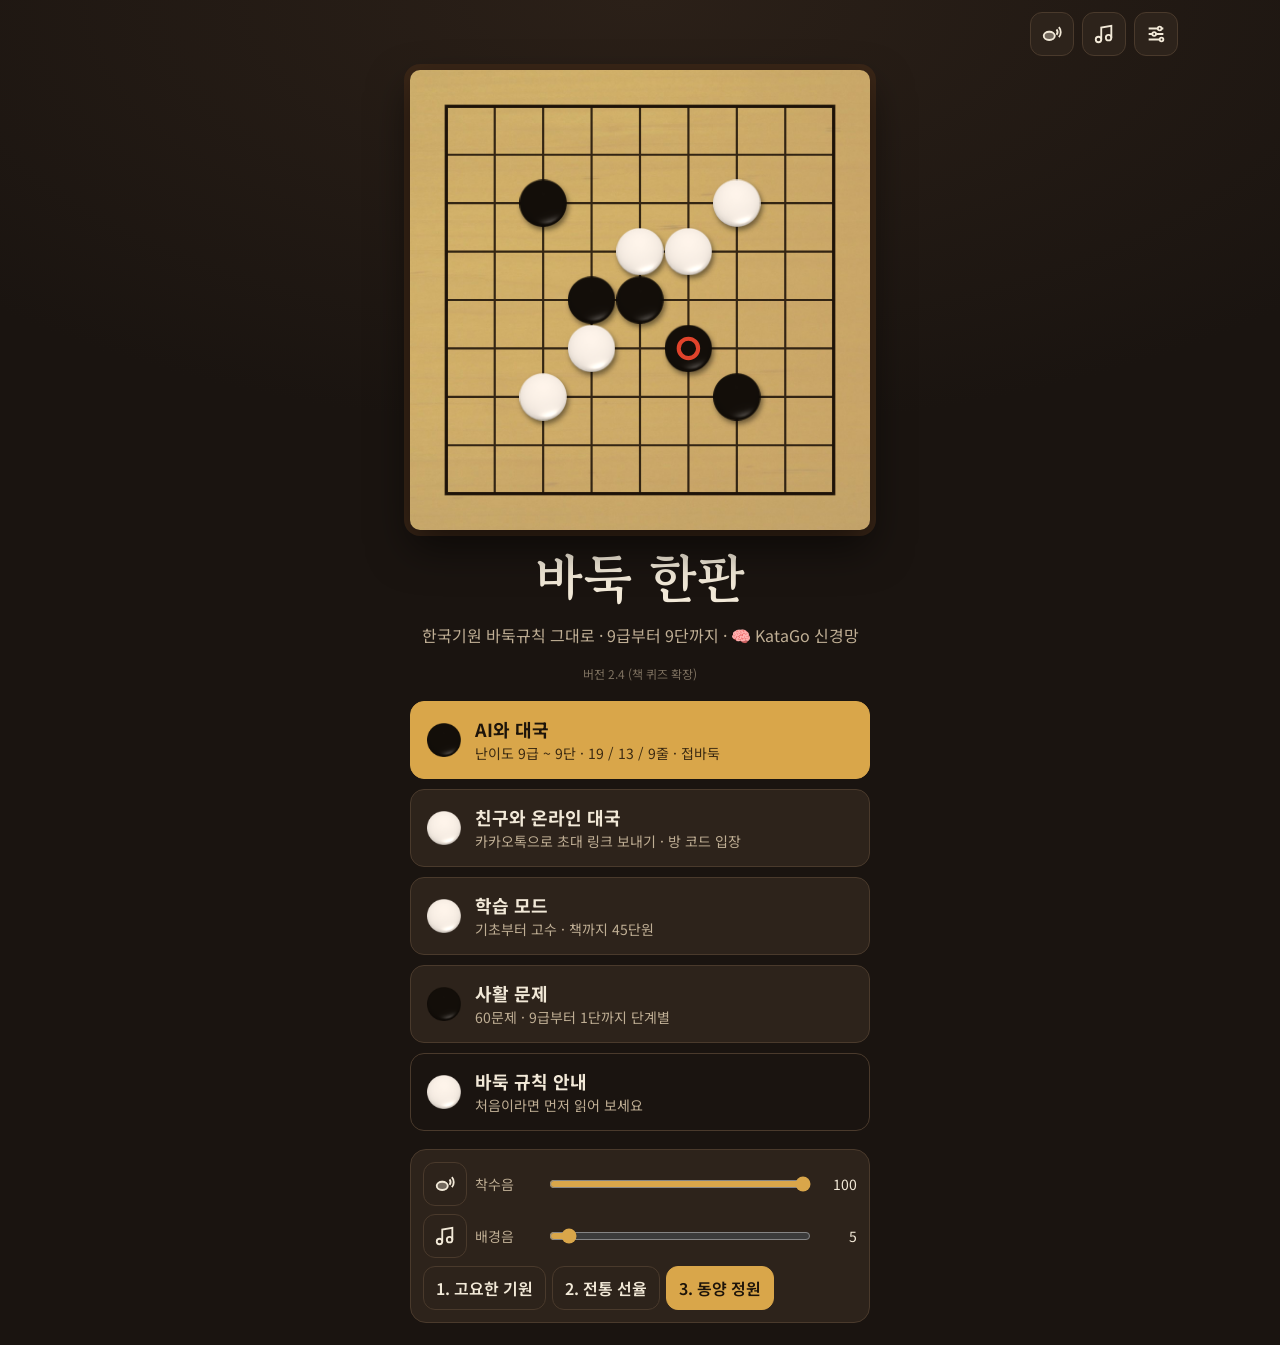
<file: baduk/index.html>
<!DOCTYPE html>
<html lang="ko">
<head>
<meta charset="utf-8">
<meta name="viewport" content="width=device-width,initial-scale=1,viewport-fit=cover">
<meta name="theme-color" content="#1a1410">
<meta name="description" content="한국기원 규칙으로 두는 바둑 — AI 대국(9급~9단), 카카오톡 초대 온라인 대국, 사활 문제">
<meta property="og:type" content="website">
<meta property="og:site_name" content="바둑 한판">
<meta property="og:title" content="바둑 한판 — 한 판 두실래요?">
<meta property="og:image" content="https://heonam5-create.github.io/death-survivor/baduk/og.jpg">
<meta property="og:image:width" content="1200">
<meta property="og:image:height" content="630">
<meta property="og:url" content="https://heonam5-create.github.io/death-survivor/baduk/">
<meta name="twitter:card" content="summary_large_image">
<meta name="twitter:image" content="https://heonam5-create.github.io/death-survivor/baduk/og.jpg">
<meta property="og:description" content="바둑 한 판 두실래요? 링크를 누르면 바로 대국이 시작돼요.">
<title>바둑 한판</title>
<link rel="preconnect" href="https://fonts.googleapis.com">
<link href="https://fonts.googleapis.com/css2?family=Gowun+Batang:wght@700&family=Noto+Sans+KR:wght@400;600;700&display=swap" rel="stylesheet">
<style>/*
VOICE: 조용한 기원(棋院)의 대국실 — 차분하고 정중하게
IDEA: 호두나무 대국 테이블 위에 놓인 바둑판, 옆에 놓인 기보 노트
PICTURE: 실제 나무결 바둑판이 화면의 주인공 (돌·판 에셋)
COLOUR and TYPE: 짙은 호두색 바탕, 미색 글씨, 놋쇠색 강조 / Gowun Batang 제목 + Noto Sans KR 본문
LAYOUT: 휴대폰 세로 기준 — 위 대국자, 가운데 판, 아래 조작. 넓으면 판 옆에 패널
*/
:root{--bg:#1a1410;--bg2:#241b15;--panel:#2d231b;--line:#4a3a2c;--ink:#f2e9d8;--mute:#bfae94;--acc:#d9a64a;--acc2:#f0c46c;--red:#d6452f;--ok:#7fb069}
*{box-sizing:border-box;min-width:0;-webkit-tap-highlight-color:transparent}
html,body{margin:0;height:100%;background:var(--bg);color:var(--ink);font:16px/1.5 'Noto Sans KR',system-ui,-apple-system,'Apple SD Gothic Neo','Malgun Gothic',sans-serif;overflow-x:clip}
body{background:radial-gradient(120% 80% at 50% 0%,#2b2018 0%,var(--bg) 60%)}
button{font:inherit;color:inherit}
.hidden{display:none!important}
.app{max-width:1100px;margin:0 auto;padding:max(10px,env(safe-area-inset-top)) 12px max(14px,env(safe-area-inset-bottom));min-height:100%}
h1,h2,h3{font-family:'Gowun Batang',serif;font-weight:700;margin:0;line-height:1.1;text-wrap:balance}
.top{display:flex;align-items:center;gap:8px;min-height:48px}
.top .ttl{font-family:'Gowun Batang',serif;font-size:20px;font-weight:700;flex:1;white-space:nowrap;overflow:hidden;text-overflow:ellipsis}
.icon{width:44px;height:44px;border-radius:12px;border:1px solid var(--line);background:var(--panel);display:grid;place-items:center;cursor:pointer;flex:none}
.icon svg{width:22px;height:22px}
.icon.off{opacity:.45}
.btn{min-height:48px;padding:10px 16px;border-radius:14px;border:1px solid var(--line);background:var(--panel);cursor:pointer;font-weight:600;font-size:16px}
.btn:focus-visible,.icon:focus-visible,.chip:focus-visible{outline:3px solid var(--acc2);outline-offset:2px}
.btn.pri{background:var(--acc);border-color:var(--acc);color:#1d140a}
.btn.ghost{background:transparent}
.btn.sm{min-height:44px;padding:8px 12px;font-size:15px}
.btn:disabled{opacity:.4;cursor:default}
/* 홈 */
.hero{display:grid;gap:18px;padding:12px 0 8px}
.hero .boardpic{width:min(100%,460px);aspect-ratio:1;margin:0 auto;border-radius:10px;box-shadow:0 18px 40px #0008,0 0 0 6px #3a2617;position:relative;overflow:hidden}
.hero .boardpic canvas{width:100%;height:100%;display:block}
.hero h1{font-size:clamp(34px,8vw,52px);text-align:center}
.hero p{margin:0;text-align:center;color:var(--mute)}
.menu{display:grid;gap:10px;max-width:460px;margin:0 auto;width:100%}
.menu .big{display:flex;align-items:center;gap:14px;text-align:left;padding:14px 16px;min-height:64px}
.menu .big b{display:block;font-size:18px}
.menu .big small{display:block;color:var(--mute);font-weight:400;font-size:14px}
.menu .big .dot{width:34px;height:34px;flex:none;background-size:contain;background-repeat:no-repeat}
/* 시트(설정창) */
.sheet{position:fixed;inset:0;background:#000a;display:grid;place-items:end center;z-index:30;padding:10px}
.sheet>.card{width:min(560px,100%);max-height:92vh;overflow:auto;background:var(--bg2);border:1px solid var(--line);border-radius:20px;padding:18px 16px calc(18px + env(safe-area-inset-bottom))}
@media(min-width:700px){.sheet{place-items:center}}
.card h2{font-size:24px;margin-bottom:6px}
.card .lead{color:var(--mute);margin:0 0 12px;font-size:15px}
.field{margin:14px 0}
.field>label{display:block;font-weight:700;margin-bottom:8px;font-size:15px}
.chips{display:flex;flex-wrap:wrap;gap:6px}
.chip{min-height:44px;min-width:52px;padding:8px 12px;border-radius:12px;border:1px solid var(--line);background:var(--panel);cursor:pointer;font-weight:600}
.chip[aria-pressed=true]{background:var(--acc);color:#1d140a;border-color:var(--acc)}
.lvgrid{display:grid;grid-template-columns:repeat(6,minmax(0,1fr));gap:6px}
.lvgrid .chip{min-width:0;padding:8px 0}
.lvnote{margin-top:8px;color:var(--mute);font-size:14px;min-height:42px}
.row{display:flex;gap:8px;flex-wrap:wrap}
.row>.btn{flex:1}
input[type=text]{width:100%;min-height:48px;border-radius:12px;border:1px solid var(--line);background:#1b1511;color:var(--ink);font-size:18px;padding:8px 12px;letter-spacing:.06em}
/* 대국 화면 */
.game{display:grid;gap:10px}
@media(min-width:900px){.game{grid-template-columns:minmax(0,1fr) 330px;align-items:start}}
.players{display:grid;grid-template-columns:1fr 1fr;gap:8px}
.pl{display:flex;align-items:center;gap:10px;padding:8px 10px;border-radius:14px;background:var(--panel);border:2px solid transparent;transition:border-color .2s}
.pl.turn{border-color:var(--acc)}
.pl .st{width:30px;height:30px;flex:none;background-size:contain;background-repeat:no-repeat}
.pl .nm{font-weight:700;white-space:nowrap;overflow:hidden;text-overflow:ellipsis}
.pl .sub{font-size:13px;color:var(--mute);white-space:nowrap}
.boardwrap{position:relative;width:100%;max-width:min(92vh,760px);margin:0 auto;aspect-ratio:1}
.boardwrap canvas{position:absolute;inset:0;width:100%;height:100%;touch-action:manipulation;border-radius:8px;box-shadow:0 14px 34px #0009}
.bubble{position:absolute;left:50%;top:10px;transform:translateX(-50%);background:#f7efe0;color:#2a1d12;padding:8px 14px;border-radius:14px;font-weight:700;box-shadow:0 6px 16px #0006;z-index:5;max-width:90%;text-align:center;pointer-events:none;animation:pop .25s ease-out}
@keyframes pop{from{transform:translate(-50%,-6px);opacity:0}to{transform:translate(-50%,0);opacity:1}}
@media(prefers-reduced-motion:reduce){.bubble{animation:none}}
.status{min-height:26px;text-align:center;color:var(--mute);font-size:15px}
.status b{color:var(--ink)}
.controls{display:grid;grid-template-columns:repeat(4,minmax(0,1fr));gap:6px}
.controls .btn{padding:8px 4px;font-size:15px}
.side{display:grid;gap:10px}
.panel{background:var(--panel);border:1px solid var(--line);border-radius:16px;padding:12px}
.lnq{margin:0 0 10px;font-weight:700;font-size:17px;line-height:1.5;word-break:keep-all}
.lnqo{display:grid;gap:8px}
.lnqo .btn{width:100%;display:flex;align-items:center;gap:10px;text-align:left;white-space:nowrap;overflow:hidden;font-size:15px;padding:10px 14px}
.lnqo .qn{flex:none;color:var(--acc2);font-weight:800}
.panel h3{font-size:17px;margin-bottom:8px}
.sound{display:grid;gap:8px}
.sline{display:grid;grid-template-columns:44px 64px minmax(0,1fr) 40px;align-items:center;gap:8px}
.sline span{font-size:14px;color:var(--mute)}
.sline output{font-size:14px;text-align:right;font-variant-numeric:tabular-nums}
input[type=range]{width:100%;accent-color:var(--acc);height:32px}
.emotes{display:flex;flex-wrap:wrap;gap:6px}
.thinking{display:inline-flex;gap:3px;vertical-align:middle}
.thinking i{width:6px;height:6px;border-radius:50%;background:var(--acc);animation:th 1s infinite}
.thinking i:nth-child(2){animation-delay:.15s}.thinking i:nth-child(3){animation-delay:.3s}
@keyframes th{0%,100%{opacity:.2}50%{opacity:1}}
.toast{position:fixed;left:50%;bottom:calc(18px + env(safe-area-inset-bottom));transform:translateX(-50%);background:#f7efe0;color:#22170e;padding:10px 16px;border-radius:12px;font-weight:600;z-index:50;box-shadow:0 8px 24px #0008;max-width:92vw;text-align:center}
.result{font-family:'Gowun Batang',serif;font-size:28px;text-align:center;margin:6px 0}
.code{font-family:ui-monospace,monospace;font-size:34px;letter-spacing:.18em;text-align:center;font-weight:700;color:var(--acc2);margin:8px 0}
.guide{font-size:15px}
.guide h3{font-size:18px;margin:14px 0 4px}
.guide p,.guide li{color:#e6dccb;margin:4px 0}
.guide ul{padding-left:20px;margin:4px 0}
/* 사활 */
.tlist{display:grid;grid-template-columns:repeat(auto-fill,minmax(64px,1fr));gap:6px}
.tlist .chip{padding:8px 0}
.tlist .chip.done{border-color:var(--ok);color:var(--ok)}
.lvtabs{display:flex;gap:6px;overflow-x:auto;padding-bottom:6px;scroll-snap-type:x mandatory}
.lvtabs .chip{flex:none;scroll-snap-align:start}
.explain{font-size:15px;line-height:1.6}
.explain .ok{color:var(--ok);font-weight:700}
.explain .ng{color:#ff8a73;font-weight:700}

.status:empty{display:none}
</style>
</head>
<body>
<div class="app">
  <!-- 홈 -->
  <section class="screen" id="home">
    <div class="top"><div class="ttl"></div>
      <button class="icon" id="qStone" data-s="stone" aria-label="착수음 켜기/끄기"><svg viewBox="0 0 24 24" fill="none" stroke="currentColor" stroke-width="2"><ellipse cx="9" cy="14" rx="6" ry="4.5" fill="currentColor" opacity=".35"/><ellipse cx="9" cy="14" rx="6" ry="4.5"/><path d="M17 7a5 5 0 010 6M19.5 4.5a8.5 8.5 0 010 11"/></svg></button>
      <button class="icon" id="qBgm" data-s="bgm" aria-label="배경음 켜기/끄기"><svg viewBox="0 0 24 24" fill="none" stroke="currentColor" stroke-width="2"><path d="M9 18V5l11-2v13"/><circle cx="6" cy="18" r="3"/><circle cx="17" cy="16" r="3"/></svg></button>
      <button class="icon goSet" aria-label="설정"><svg viewBox="0 0 24 24" fill="none" stroke="currentColor" stroke-width="2"><path d="M4 6h10M18 6h2M4 12h4M12 12h8M4 18h12M20 18h0"/><circle cx="16" cy="6" r="2"/><circle cx="10" cy="12" r="2"/><circle cx="18" cy="18" r="2"/></svg></button>
    </div>
    <div class="hero">
      <div class="boardpic"><canvas id="heroCv"></canvas></div>
      <h1>바둑 한판</h1>
      <p>한국기원 바둑규칙 그대로 · 9급부터 9단까지 · 🧠 KataGo 신경망</p>
      <p style="font-size:12px;opacity:.6">버전 2.4 (책 퀴즈 확장)</p>
      <div class="menu">
        <button class="btn big hidden" id="resume"><span class="dot dot1"></span><span><b>두던 대국 이어 두기</b><small>저장된 AI 대국으로 돌아가요</small></span></button>
        <button class="btn big pri" id="mAI"><span class="dot dot1"></span><span><b>AI와 대국</b><small style="color:#3b2a12">난이도 9급 ~ 9단 · 19 / 13 / 9줄 · 접바둑</small></span></button>
        <button class="btn big" id="mOnline"><span class="dot dot2"></span><span><b>친구와 온라인 대국</b><small>카카오톡으로 초대 링크 보내기 · 방 코드 입장</small></span></button>
        <button class="btn big" id="mLearn"><span class="dot dot2"></span><span><b>학습 모드</b><small id="lnCount">기초부터 고수까지</small></span></button>
        <button class="btn big" id="mTsume"><span class="dot dot1"></span><span><b>사활 문제</b><small id="tsCountAll">혼자 푸는 묘수풀이</small></span></button>
        <button class="btn big ghost" id="mGuide"><span class="dot dot2"></span><span><b>바둑 규칙 안내</b><small>처음이라면 먼저 읽어 보세요</small></span></button>
      </div>
      <div class="panel sound" style="max-width:460px;margin:0 auto;width:100%"></div>
    </div>
  </section>

  <!-- 대국 -->
  <section class="screen hidden" id="game">
    <div class="top">
      <button class="icon goHome" aria-label="처음으로"><svg viewBox="0 0 24 24" fill="none" stroke="currentColor" stroke-width="2.2"><path d="M15 5l-7 7 7 7"/></svg></button>
      <div class="ttl" id="gTitle">대국</div>
      <button class="icon goHelp" aria-label="규칙 안내"><svg viewBox="0 0 24 24" fill="none" stroke="currentColor" stroke-width="2"><circle cx="12" cy="12" r="9"/><path d="M9.5 9a2.5 2.5 0 015 .5c0 1.7-2.5 2-2.5 4M12 17h.01"/></svg></button>
      <button class="icon goSet" aria-label="설정"><svg viewBox="0 0 24 24" fill="none" stroke="currentColor" stroke-width="2"><path d="M4 6h10M18 6h2M4 12h4M12 12h8M4 18h12"/><circle cx="16" cy="6" r="2"/><circle cx="10" cy="12" r="2"/><circle cx="18" cy="18" r="2"/></svg></button>
    </div>
    <div class="game">
      <div style="display:grid;gap:10px">
        <div class="players">
          <div class="pl" id="pl1"><span class="st"></span><div><div class="nm"></div><div class="sub"></div></div></div>
          <div class="pl" id="pl2"><span class="st"></span><div><div class="nm"></div><div class="sub"></div></div></div>
        </div>
        <div class="boardwrap"><canvas id="gameCv" aria-label="바둑판"></canvas><div class="bubble hidden" id="bubble"></div></div>
        <div class="status" id="status" aria-live="polite"></div>
        <div class="status" id="netState" style="color:#ff8a73"></div>
        <div class="controls" id="controls"></div>
      </div>
      <div class="side">
        <div class="panel hidden" id="resultBox"></div>
        <div class="panel hidden" id="emoteBox"><h3>온라인 대국</h3><p style="margin:0;color:var(--mute);font-size:14px">[인사] 버튼으로 상대에게 짧은 인사를 보낼 수 있어요. 대국이 끝나면 [다시 한 판]으로 흑백을 바꿔 둡니다.</p></div>
        <div class="panel"><h3>소리</h3><div class="sound"></div></div>
      </div>
    </div>
  </section>


  <!-- 학습 -->
  <section class="screen hidden" id="learn">
    <div class="top">
      <button class="icon" id="lnBack" aria-label="뒤로"><svg viewBox="0 0 24 24" fill="none" stroke="currentColor" stroke-width="2.2"><path d="M15 5l-7 7 7 7"/></svg></button>
      <div class="ttl">학습 모드</div>
      <button class="icon goSet" aria-label="설정"><svg viewBox="0 0 24 24" fill="none" stroke="currentColor" stroke-width="2"><path d="M4 6h10M18 6h2M4 12h4M12 12h8M4 18h12"/><circle cx="16" cy="6" r="2"/><circle cx="10" cy="12" r="2"/><circle cx="18" cy="18" r="2"/></svg></button>
    </div>
    <div id="lnList"></div>
    <div id="lnPlay" class="hidden game">
      <div style="display:grid;gap:10px">
        <h2 id="lnTitle" style="font-size:24px"></h2>
        <div class="panel guide" id="lnBody"></div>
        <div class="status" id="lnPrompt" style="color:var(--ink);font-size:17px;text-align:left"></div>
        <div class="boardwrap" style="max-width:640px"><canvas id="lnCv" aria-label="학습 바둑판"></canvas></div>
        <div class="panel hidden" id="lnQuiz"></div>
        <div class="explain" id="lnFeedback" aria-live="polite"></div>
        <div class="controls" style="grid-template-columns:repeat(3,minmax(0,1fr))"><button class="btn" id="lnHint">힌트</button><button class="btn" id="lnRetry">다시</button><button class="btn pri" id="lnNext">건너뛰기</button></div>
      </div>
    </div>
  </section>

  <!-- 사활 -->
  <section class="screen hidden" id="tsumego">
    <div class="top">
      <button class="icon" id="tsBack" aria-label="뒤로"><svg viewBox="0 0 24 24" fill="none" stroke="currentColor" stroke-width="2.2"><path d="M15 5l-7 7 7 7"/></svg></button>
      <div class="ttl">사활 문제</div>
      <button class="icon goSet" aria-label="설정"><svg viewBox="0 0 24 24" fill="none" stroke="currentColor" stroke-width="2"><path d="M4 6h10M18 6h2M4 12h4M12 12h8M4 18h12"/><circle cx="16" cy="6" r="2"/><circle cx="10" cy="12" r="2"/><circle cx="18" cy="18" r="2"/></svg></button>
    </div>
    <div id="tsListBox">
      <p style="color:var(--mute);margin:4px 0 10px">단계를 고르고 문제 번호를 누르세요. 모든 문제는 <b style="color:var(--ink)">흑 차례</b>예요. 푼 문제는 초록색으로 표시돼요.</p>
      <div class="lvtabs" id="tsTabs"></div>
      <p id="tsCount" style="margin:8px 0;font-weight:700"></p>
      <div class="tlist" id="tsList"></div>
      <div class="panel guide" style="margin-top:14px"><h3>사활 기초</h3>
        <ul><li><b>두 눈</b>: 떨어진 눈이 두 개 있으면 상대가 둘 곳이 없어 살아요.</li>
        <li><b>급소</b>: 눈 모양의 한가운데. 잡을 때도 살 때도 먼저 차지하면 이겨요.</li>
        <li><b>먹여치기</b>: 일부러 따내지게 돌을 던져 넣어 눈을 가짜로 만드는 수.</li>
        <li><b>환격</b>: 한 점을 내주고, 따낸 상대 돌을 되따내는 수.</li>
        <li><b>빅</b>: 서로 잡으러 들어가면 내가 잡히는 상태. 이 경우도 산 것으로 봐요.</li></ul></div>
    </div>
    <div id="tsPlay" class="hidden game">
      <div style="display:grid;gap:10px">
        <div class="status" id="tsHead" style="color:var(--ink);font-size:17px"></div>
        <div class="boardwrap" id="tsWrap" style="max-width:760px"><canvas id="tsCv" aria-label="사활 문제판"></canvas><div class="bubble hidden" id="tsCheer" style="font-size:18px"></div></div>
        <div class="controls"><button class="btn" id="tsPrev">이전</button><button class="btn" id="tsHint">힌트</button><button class="btn" id="tsAns">정답 보기</button><button class="btn pri" id="tsNext">다음</button></div>
        <button class="btn ghost" id="tsRetry">처음부터 다시</button>
      </div>
      <div class="side"><div class="panel explain" id="tsExplain"></div><p id="tsSrc" style="color:var(--mute);font-size:13px;margin:0"></p></div>
    </div>
  </section>
</div>
<div class="sheet hidden" id="sheet"></div>
<div class="toast hidden" id="toast" role="status"></div>
<script>
var ASSET = {"wood":"[data-uri]","black":"[data-uri]","white":"[data-uri]","click":"[data-uri]","bgms":["bgm.mp3","bgm2.mp3","bgm3.mp3"]};
var PROBLEMS = [{"id":"cho1-10","c":"cho1","src":"조치훈 사활대백과 초급 10번","goal":"live","B":[[5,0],[0,1],[1,1],[2,1],[3,1],[4,1]],"W":[[2,0],[4,0],[5,1],[6,1],[0,2],[1,2],[2,2],[3,2],[4,2]],"crop":[0,0,7,4],"tree":[{"m":[1,0],"r":[6,0],"n":[{"m":[3,0],"end":1},{"m":[5,2],"r":[3,0],"n":[{"m":[5,0],"r":[2,0],"n":[{"m":[3,0],"end":1},{"m":[4,0],"end":1}]}]}]}],"wrong":[[[0,0],[1,0]],[[3,0],[1,0]],[[5,2],[1,0]],[[6,2],[1,0]]],"intro":"흑 돌을 살리는 문제예요. 눈 두 개를 만들어 보세요.","expl":"흑 1이 단수! 단수로 백을 몰아 응수를 강요하면서 모양을 무너뜨려요. 흑은 두 눈을 만들어 살아요. 중간에 내준 돌은 살기 위한 희생이에요.","hint":"백 돌의 활로를 하나만 남기는 수부터 찾아보세요.","tech":"단수","wrongTip":"이 수로는 눈 하나밖에 못 만들어요. 급소나 집을 넓히는 수를 찾아보세요.","lv":0},{"id":"cho1-93","c":"cho1","src":"조치훈 사활대백과 초급 93번","goal":"live","B":[[2,0],[2,1],[0,2],[1,2]],"W":[[1,0],[0,1],[3,1],[3,2],[0,3],[1,3],[2,3]],"crop":[0,0,5,4],"tree":[{"m":[1,1],"r":[3,0],"n":[{"m":[0,0],"end":1}]}],"wrong":[[[3,0],[0,0]],[[2,2],[0,0]]],"intro":"흑 돌을 살리는 문제예요. 눈 두 개를 만들어 보세요.","expl":"흑 1이 단수! 단수로 백을 몰아 응수를 강요하면서 모양을 무너뜨려요. 흑은 두 눈을 만들어 살아요.","hint":"백 돌의 활로를 하나만 남기는 수부터 찾아보세요.","tech":"단수","wrongTip":"이 수로는 눈 하나밖에 못 만들어요. 급소나 집을 넓히는 수를 찾아보세요.","lv":0},{"id":"cho1-47","c":"cho1","src":"조치훈 사활대백과 초급 47번","goal":"live","B":[[3,0],[2,1],[3,1],[0,2],[1,2]],"W":[[4,0],[4,1],[2,2],[3,2],[4,2],[0,3],[1,3]],"crop":[0,0,5,4],"tree":[{"m":[1,0],"r":[0,0],"n":[{"m":[0,1],"end":1},{"m":[1,1],"end":1},{"m":[2,3],"r":[0,1],"n":[{"m":[1,1],"end":1}]}]}],"wrong":[[[0,0],[1,0]],[[2,0],[0,0]],[[0,1],[1,0]],[[1,1],[1,0]],[[2,3],[1,0]],[[3,3],[1,0]],[[4,3],[1,0]]],"intro":"흑 돌을 살리는 문제예요. 눈 두 개를 만들어 보세요.","expl":"흑 1이 넓히기! 변 쪽으로 집을 넓혀 눈 두 개를 만들 공간을 확보해요. 흑은 두 눈을 만들어 살아요.","hint":"집을 넓힐 수 있는 쪽을 찾아보세요.","tech":"넓히기","wrongTip":"이 수로는 눈 하나밖에 못 만들어요. 급소나 집을 넓히는 수를 찾아보세요.","lv":0},{"id":"cho1-5","c":"cho1","src":"조치훈 사활대백과 초급 5번","goal":"kill","B":[[1,0],[3,0],[5,0],[5,1],[0,2],[1,2],[2,2],[3,2],[4,2],[5,2]],"W":[[4,0],[0,1],[1,1],[2,1],[3,1],[4,1]],"crop":[0,0,6,4],"tree":[{"m":[2,0],"r":[0,0],"n":[{"m":[2,0],"r":null,"end":1}]}],"wrong":[[[0,0],[2,0]]],"intro":"백 돌을 잡는 문제예요. 백이 두 눈을 만들지 못하게 하세요.","expl":"흑 1이 먹여치기! 백의 눈 자리에 돌을 던져 넣는 먹여치기예요. 백이 따내더라도 그 자리는 진짜 눈이 되지 못해요. 백은 끝내 두 눈을 만들 수 없어 죽은 돌이 돼요.","hint":"상대가 따낼 수 있는 곳에 일부러 두는 수가 있어요.","tech":"먹여치기","wrongTip":"백이 집을 넓히거나 급소를 먼저 차지하면 두 눈이 생겨요. 다시 생각해 보세요.","lv":0},{"id":"cho1-3","c":"cho1","src":"조치훈 사활대백과 초급 3번","goal":"live","B":[[4,0],[0,1],[1,1],[2,1],[3,1]],"W":[[3,0],[5,0],[5,1],[0,2],[1,2],[2,2],[3,2],[4,2]],"crop":[0,0,6,4],"tree":[{"m":[4,1],"r":[0,0],"n":[{"m":[1,0],"end":1},{"m":[2,0],"end":1}]}],"wrong":[[[0,0],[1,0]],[[1,0],[4,1]],[[2,0],[4,1]]],"intro":"흑 돌을 살리는 문제예요. 눈 두 개를 만들어 보세요.","expl":"흑 1이 넓히기! 변 쪽으로 집을 넓혀 눈 두 개를 만들 공간을 확보해요. 흑은 두 눈을 만들어 살아요.","hint":"집을 넓힐 수 있는 쪽을 찾아보세요.","tech":"넓히기","wrongTip":"이 수로는 눈 하나밖에 못 만들어요. 급소나 집을 넓히는 수를 찾아보세요.","lv":0},{"id":"cho1-22","c":"cho1","src":"조치훈 사활대백과 초급 22번","goal":"live","B":[[4,0],[1,1],[2,1],[3,1],[4,1],[0,2]],"W":[[2,0],[5,0],[5,1],[2,2],[3,2],[4,2],[5,2],[0,3],[1,3]],"crop":[0,0,6,4],"tree":[{"m":[1,0],"r":[0,0],"n":[{"m":[3,0],"r":[1,2],"n":[{"m":[0,1],"end":1}]}]}],"wrong":[[[0,0],[1,0]],[[0,1],[1,0]],[[1,2],[1,0]],[[2,3],[1,0]],[[3,3],[1,0]],[[4,3],[1,0]],[[5,3],[1,0]]],"intro":"흑 돌을 살리는 문제예요. 눈 두 개를 만들어 보세요.","expl":"흑 1이 단수! 단수로 백을 몰아 응수를 강요하면서 모양을 무너뜨려요. 흑은 두 눈을 만들어 살아요. 백의 버팀에도 정확히 응수하는 것이 중요해요.","hint":"백 돌의 활로를 하나만 남기는 수부터 찾아보세요.","tech":"단수","wrongTip":"이 수로는 눈 하나밖에 못 만들어요. 급소나 집을 넓히는 수를 찾아보세요.","lv":0},{"id":"cho1-49","c":"cho1","src":"조치훈 사활대백과 초급 49번","goal":"live","B":[[3,0],[1,1],[3,1],[1,2],[3,2]],"W":[[4,0],[4,1],[4,2],[0,3],[1,3],[2,3],[3,3],[4,3]],"crop":[0,0,5,4],"tree":[{"m":[1,0],"r":[0,2],"n":[{"m":[0,1],"r":[2,0],"n":[{"m":[2,1],"end":1},{"m":[2,2],"end":1}]}]},{"m":[2,2],"r":[0,2],"n":[{"m":[0,1],"r":[0,0],"n":[{"m":[1,0],"end":1},{"m":[2,0],"end":1}]}]}],"wrong":[[[0,0],[1,0]],[[2,0],[0,1]],[[0,1],[1,0]],[[2,1],[1,0]],[[0,2],[1,0]]],"intro":"흑 돌을 살리는 문제예요. 눈 두 개를 만들어 보세요.","expl":"흑 1이 넓히기! 변 쪽으로 집을 넓혀 눈 두 개를 만들 공간을 확보해요. 흑은 두 눈을 만들어 살아요. 백의 버팀에도 정확히 응수하는 것이 중요해요.","hint":"집을 넓힐 수 있는 쪽을 찾아보세요.","tech":"넓히기","wrongTip":"이 수로는 눈 하나밖에 못 만들어요. 급소나 집을 넓히는 수를 찾아보세요.","lv":0},{"id":"cho1-53","c":"cho1","src":"조치훈 사활대백과 초급 53번","goal":"live","B":[[0,0],[4,0],[0,1],[1,1],[2,1],[4,1],[4,2]],"W":[[1,0],[5,0],[5,1],[2,2],[5,2],[1,3],[3,3],[4,3],[5,3]],"crop":[0,0,6,4],"tree":[{"m":[3,2],"r":[2,0],"n":[{"m":[3,0],"r":[1,0],"end":1}]}],"wrong":[[[2,0],[3,1]],[[3,0],[3,2]],[[3,1],[2,0]],[[0,2],[2,0]],[[1,2],[2,0]],[[0,3],[2,0]]],"intro":"흑 돌을 살리는 문제예요. 눈 두 개를 만들어 보세요.","expl":"흑 1이 급소! 눈 두 개가 갈라지는 급소를 먼저 차지해 살아요. 흑은 두 눈을 만들어 살아요.","hint":"백이 두면 흑이 죽는 자리, 그곳이 흑의 급소예요.","tech":"급소","wrongTip":"이 수로는 눈 하나밖에 못 만들어요. 급소나 집을 넓히는 수를 찾아보세요.","lv":0},{"id":"cho1-143","c":"cho1","src":"조치훈 사활대백과 초급 143번","goal":"kill","B":[[0,0],[4,0],[4,1],[0,2],[3,2],[4,2],[0,3],[1,3],[2,3]],"W":[[3,0],[0,1],[1,1],[3,1],[1,2],[2,2]],"crop":[0,0,5,4],"tree":[{"m":[2,0],"r":null,"end":1}],"wrong":[[[1,0],[2,0]],[[2,1],[2,0]],[[3,3],[1,0]],[[4,3],[1,0]]],"intro":"백 돌을 잡는 문제예요. 백이 두 눈을 만들지 못하게 하세요.","expl":"흑 1이 단수! 단수로 백을 몰아 응수를 강요하면서 모양을 무너뜨려요. 백은 끝내 두 눈을 만들 수 없어 죽은 돌이 돼요.","hint":"백 돌의 활로를 하나만 남기는 수부터 찾아보세요.","tech":"단수","wrongTip":"백이 집을 넓히거나 급소를 먼저 차지하면 두 눈이 생겨요. 다시 생각해 보세요.","lv":1},{"id":"cho1-114","c":"cho1","src":"조치훈 사활대백과 초급 114번","goal":"live","B":[[2,0],[2,1],[3,1],[0,2],[1,2],[1,3],[2,3]],"W":[[3,0],[4,0],[0,1],[4,1],[4,2],[0,3],[3,3],[0,4],[1,4],[2,4],[3,4]],"crop":[0,0,5,5],"tree":[{"m":[1,1],"r":[0,0],"n":[{"m":[3,2],"end":1}]}],"wrong":[[[1,0],[1,1]],[[2,2],[0,0]],[[3,2],[1,1]],[[4,3],[3,2]],[[4,4],[3,2]]],"intro":"흑 돌을 살리는 문제예요. 눈 두 개를 만들어 보세요.","expl":"흑 1이 단수! 단수로 백을 몰아 응수를 강요하면서 모양을 무너뜨려요. 흑은 두 눈을 만들어 살아요.","hint":"백 돌의 활로를 하나만 남기는 수부터 찾아보세요.","tech":"단수","wrongTip":"이 수로는 눈 하나밖에 못 만들어요. 급소나 집을 넓히는 수를 찾아보세요.","lv":1},{"id":"cho1-131","c":"cho1","src":"조치훈 사활대백과 초급 131번","goal":"kill","B":[[3,0],[3,1],[4,1],[4,2],[0,3],[4,3],[0,4],[1,4],[2,4],[3,4],[4,4]],"W":[[2,1],[0,2],[1,2],[3,2],[1,3],[2,3],[3,3]],"crop":[0,0,5,5],"tree":[{"m":[1,0],"r":[2,0],"n":[{"m":[1,1],"r":null,"end":1}]}],"wrong":[[[0,0],[1,0]],[[2,0],[1,0]],[[4,0],[0,0]],[[0,1],[1,0]],[[1,1],[1,0]]],"intro":"백 돌을 잡는 문제예요. 백이 두 눈을 만들지 못하게 하세요.","expl":"흑 1이 급소! 백 모양의 급소를 먼저 차지해 두 눈을 막아요. 백은 끝내 두 눈을 만들 수 없어 죽은 돌이 돼요.","hint":"백이 두면 살 자리가 곧 흑의 급소예요.","tech":"급소","wrongTip":"백이 집을 넓히거나 급소를 먼저 차지하면 두 눈이 생겨요. 다시 생각해 보세요.","lv":1},{"id":"cho1-153","c":"cho1","src":"조치훈 사활대백과 초급 153번","goal":"live","B":[[1,0],[3,0],[3,1],[1,2],[2,2]],"W":[[4,0],[1,1],[4,1],[3,2],[0,3],[1,3],[2,3],[4,3]],"crop":[0,0,5,4],"tree":[{"m":[0,1],"r":[2,1],"n":[{"m":[2,0],"r":[1,1],"n":[{"m":[2,1],"end":1},{"m":[0,2],"end":1}]}]}],"wrong":[[[0,0],[0,1]],[[2,0],[0,1]],[[2,1],[0,1]],[[0,2],[0,1]]],"intro":"흑 돌을 살리는 문제예요. 눈 두 개를 만들어 보세요.","expl":"흑 1이 단수! 단수로 백을 몰아 응수를 강요하면서 모양을 무너뜨려요. 흑은 두 눈을 만들어 살아요. 백의 버팀에도 정확히 응수하는 것이 중요해요.","hint":"백 돌의 활로를 하나만 남기는 수부터 찾아보세요.","tech":"단수","wrongTip":"이 수로는 눈 하나밖에 못 만들어요. 급소나 집을 넓히는 수를 찾아보세요.","lv":1},{"id":"cho1-152","c":"cho1","src":"조치훈 사활대백과 초급 152번","goal":"live","B":[[1,0],[3,0],[3,1],[1,2],[2,2]],"W":[[2,0],[4,0],[4,1],[0,2],[4,2],[0,3],[1,3],[2,3],[3,3]],"crop":[0,0,5,4],"tree":[{"m":[0,1],"r":[2,1],"n":[{"m":[1,1],"r":[2,0],"n":[{"m":[2,1],"end":1},{"m":[3,2],"end":1}]}]}],"wrong":[[[0,0],[0,1]],[[1,1],[0,1]],[[2,1],[0,1]],[[3,2],[0,1]]],"intro":"흑 돌을 살리는 문제예요. 눈 두 개를 만들어 보세요.","expl":"흑 1이 넓히기! 변 쪽으로 집을 넓혀 눈 두 개를 만들 공간을 확보해요. 흑은 두 눈을 만들어 살아요. 백의 버팀에도 정확히 응수하는 것이 중요해요.","hint":"집을 넓힐 수 있는 쪽을 찾아보세요.","tech":"넓히기","wrongTip":"이 수로는 눈 하나밖에 못 만들어요. 급소나 집을 넓히는 수를 찾아보세요.","lv":1},{"id":"cho1-127","c":"cho1","src":"조치훈 사활대백과 초급 127번","goal":"live","B":[[3,0],[3,1],[0,2],[1,2],[3,2],[1,3],[3,3]],"W":[[1,0],[4,0],[4,1],[4,2],[0,3],[4,3],[0,4],[1,4],[2,4],[3,4],[4,4]],"crop":[0,0,5,5],"tree":[{"m":[2,3],"r":[2,1],"n":[{"m":[0,1],"r":[1,1],"n":[{"m":[2,0],"r":null,"end":1}]}]}],"wrong":[[[0,0],[1,1]],[[2,0],[1,1]],[[0,1],[2,3]],[[1,1],[2,3]],[[2,1],[2,3]],[[2,2],[0,0]]],"intro":"흑 돌을 살리는 문제예요. 눈 두 개를 만들어 보세요.","expl":"흑 1이 급소! 눈 두 개가 갈라지는 급소를 먼저 차지해 살아요. 흑은 두 눈을 만들어 살아요. 백의 버팀에도 정확히 응수하는 것이 중요해요.","hint":"백이 두면 흑이 죽는 자리, 그곳이 흑의 급소예요.","tech":"급소","wrongTip":"이 수로는 눈 하나밖에 못 만들어요. 급소나 집을 넓히는 수를 찾아보세요.","lv":1},{"id":"cho1-115","c":"cho1","src":"조치훈 사활대백과 초급 115번","goal":"live","B":[[4,0],[2,1],[4,1],[0,2],[1,2],[2,2]],"W":[[1,0],[5,0],[0,1],[5,1],[4,2],[5,2],[0,3],[1,3],[2,3],[3,3]],"crop":[0,0,6,4],"tree":[{"m":[2,0],"r":[1,1],"n":[{"m":[0,0],"r":[1,1],"n":[{"m":[3,1],"r":[1,0],"n":[{"m":[0,1],"end":1},{"m":[3,2],"r":[0,1],"n":[{"m":[0,0],"r":[1,0],"n":[{"m":[0,1],"end":1},{"m":[1,1],"end":1},{"m":[4,3],"r":[0,1]}]}]}]}]}]}],"wrong":[[[3,0],[2,0]],[[3,1],[2,0]],[[3,2],[2,0]],[[4,3],[0,0]],[[5,3],[0,0]]],"intro":"흑 돌을 살리는 문제예요. 눈 두 개를 만들어 보세요.","expl":"흑 1이 넓히기! 변 쪽으로 집을 넓혀 눈 두 개를 만들 공간을 확보해요. 흑은 두 눈을 만들어 살아요. 백의 버팀에도 정확히 응수하는 것이 중요해요.","hint":"집을 넓힐 수 있는 쪽을 찾아보세요.","tech":"넓히기","wrongTip":"이 수로는 눈 하나밖에 못 만들어요. 급소나 집을 넓히는 수를 찾아보세요.","lv":1},{"id":"cho1-52","c":"cho1","src":"조치훈 사활대백과 초급 52번","goal":"kill","B":[[5,0],[5,1],[0,2],[4,2],[5,2],[0,3],[1,3],[2,3],[3,3]],"W":[[1,0],[0,1],[1,1],[3,1],[4,1],[1,2]],"crop":[0,0,6,4],"tree":[{"m":[3,0],"r":null,"end":1}],"wrong":[[[2,0],[3,0]],[[4,0],[3,0]],[[2,1],[2,2]],[[2,2],[2,1]],[[3,2],[3,0]],[[4,3],[3,0]],[[5,3],[3,0]]],"intro":"백 돌을 잡는 문제예요. 백이 두 눈을 만들지 못하게 하세요.","expl":"흑 1이 치중! 백의 집 안쪽 급소에 들어가는 치중이에요. 눈 하나는 생겨도 두 개는 만들 수 없게 돼요. 백은 끝내 두 눈을 만들 수 없어 죽은 돌이 돼요.","hint":"백 집 한가운데, 눈 두 개가 갈라지는 자리가 급소예요.","tech":"치중","wrongTip":"백이 집을 넓히거나 급소를 먼저 차지하면 두 눈이 생겨요. 다시 생각해 보세요.","lv":1},{"id":"cho1-177","c":"cho1","src":"조치훈 사활대백과 초급 177번","goal":"kill","B":[[2,0],[5,0],[5,1],[3,2],[4,2],[5,2],[0,3],[1,3],[2,3]],"W":[[0,0],[4,0],[2,1],[3,1],[4,1],[0,2],[1,2],[2,2]],"crop":[0,0,6,4],"tree":[{"m":[1,0],"r":[4,3],"n":[{"m":[0,1],"r":null,"end":1}]},{"m":[1,1],"r":[3,0],"n":[{"m":[1,0],"r":[0,1],"n":[{"m":[1,0],"r":[4,3],"n":[{"m":[2,0],"r":[1,1],"n":[{"m":[1,0],"r":[2,0],"n":[{"m":[1,0],"end":1},{"m":[3,3],"r":null,"end":1}]}]}]}]}]}],"wrong":[[[3,0],[1,0]],[[0,1],[1,1]],[[3,3],[1,0]],[[4,3],[1,0]],[[5,3],[1,0]]],"intro":"백 돌을 잡는 문제예요. 백이 두 눈을 만들지 못하게 하세요.","expl":"흑 1이 단수! 단수로 백을 몰아 응수를 강요하면서 모양을 무너뜨려요. 수순을 따라가면 백 돌 1점을 따내고 잡을 수 있어요.","hint":"백 돌의 활로를 하나만 남기는 수부터 찾아보세요.","tech":"단수","wrongTip":"백이 집을 넓히거나 급소를 먼저 차지하면 두 눈이 생겨요. 다시 생각해 보세요.","lv":2},{"id":"cho1-167","c":"cho1","src":"조치훈 사활대백과 초급 167번","goal":"live","B":[[3,0],[3,1],[0,2],[1,2],[2,2]],"W":[[4,0],[4,1],[3,2],[4,2],[0,3],[1,3],[2,3]],"crop":[0,0,5,4],"tree":[{"m":[1,0],"r":[2,0],"n":[{"m":[2,1],"r":[0,0],"n":[{"m":[0,1],"end":1},{"m":[1,1],"end":1},{"m":[3,3],"r":[0,1],"end":1}]}]}],"wrong":[[[0,0],[1,0]],[[2,0],[1,0]],[[0,1],[1,0]],[[1,1],[1,0]],[[2,1],[1,0]],[[3,3],[0,0]],[[4,3],[0,0]]],"intro":"흑 돌을 살리는 문제예요. 눈 두 개를 만들어 보세요.","expl":"흑 1이 넓히기! 변 쪽으로 집을 넓혀 눈 두 개를 만들 공간을 확보해요. 흑은 두 눈을 만들어 살아요. 백의 버팀에도 정확히 응수하는 것이 중요해요.","hint":"집을 넓힐 수 있는 쪽을 찾아보세요.","tech":"넓히기","wrongTip":"이 수로는 눈 하나밖에 못 만들어요. 급소나 집을 넓히는 수를 찾아보세요.","lv":2},{"id":"cho1-180","c":"cho1","src":"조치훈 사활대백과 초급 180번","goal":"live","B":[[5,0],[2,1],[3,1],[4,1],[5,1],[0,2],[1,2],[2,2]],"W":[[1,0],[2,0],[3,0],[6,0],[6,1],[3,2],[4,2],[5,2],[6,2],[0,3],[1,3],[2,3]],"crop":[0,0,7,4],"tree":[{"m":[0,1],"r":null,"end":1},{"m":[1,1],"r":null,"end":1}],"wrong":[[[0,0],[0,1]],[[4,0],[0,1]],[[3,3],[0,1]],[[4,3],[0,1]],[[5,3],[0,1]],[[6,3],[0,1]]],"intro":"흑 돌을 살리는 문제예요. 눈 두 개를 만들어 보세요.","expl":"흑 1이 넓히기! 변 쪽으로 집을 넓혀 눈 두 개를 만들 공간을 확보해요. 흑은 두 눈을 만들어 살아요.","hint":"집을 넓힐 수 있는 쪽을 찾아보세요.","tech":"넓히기","wrongTip":"이 수로는 눈 하나밖에 못 만들어요. 급소나 집을 넓히는 수를 찾아보세요.","lv":2},{"id":"cho1-231","c":"cho1","src":"조치훈 사활대백과 초급 231번","goal":"live","B":[[0,1],[1,1],[4,1],[2,2],[3,2],[4,2]],"W":[[1,0],[5,0],[5,1],[1,2],[5,2],[1,3],[2,3],[3,3],[4,3],[5,3]],"crop":[0,0,6,4],"tree":[{"m":[2,1],"r":[3,0],"n":[{"m":[4,0],"r":[2,0],"n":[{"m":[0,2],"r":null,"end":1}]}]}],"wrong":[[[0,0],[2,0]],[[2,0],[3,0]],[[3,0],[2,1]],[[4,0],[2,1]],[[3,1],[2,0]],[[0,2],[2,0]],[[0,3],[2,0]]],"intro":"흑 돌을 살리는 문제예요. 눈 두 개를 만들어 보세요.","expl":"흑 1이 넓히기! 변 쪽으로 집을 넓혀 눈 두 개를 만들 공간을 확보해요. 흑은 두 눈을 만들어 살아요. 백의 버팀에도 정확히 응수하는 것이 중요해요.","hint":"집을 넓힐 수 있는 쪽을 찾아보세요.","tech":"넓히기","wrongTip":"이 수로는 눈 하나밖에 못 만들어요. 급소나 집을 넓히는 수를 찾아보세요.","lv":2},{"id":"cho1-216","c":"cho1","src":"조치훈 사활대백과 초급 216번","goal":"live","B":[[1,0],[4,0],[4,1],[0,2],[1,2],[2,2]],"W":[[2,0],[5,0],[0,1],[5,1],[4,2],[0,3],[1,3],[2,3],[3,3],[5,3]],"crop":[0,0,6,4],"tree":[{"m":[3,1],"r":[1,1],"n":[{"m":[2,1],"r":[3,2],"n":[{"m":[0,0],"r":[0,1],"n":[{"m":[3,0],"end":1},{"m":[1,1],"end":1}]}]}]}],"wrong":[[[0,0],[3,0]],[[3,0],[1,1]],[[1,1],[3,1]],[[2,1],[3,1]],[[3,2],[1,1]]],"intro":"흑 돌을 살리는 문제예요. 눈 두 개를 만들어 보세요.","expl":"흑 1이 넓히기! 변 쪽으로 집을 넓혀 눈 두 개를 만들 공간을 확보해요. 흑은 두 눈을 만들어 살아요. 백의 버팀에도 정확히 응수하는 것이 중요해요.","hint":"집을 넓힐 수 있는 쪽을 찾아보세요.","tech":"넓히기","wrongTip":"이 수로는 눈 하나밖에 못 만들어요. 급소나 집을 넓히는 수를 찾아보세요.","lv":2},{"id":"cho1-56","c":"cho1","src":"조치훈 사활대백과 초급 56번","goal":"kill","B":[[5,0],[5,1],[1,2],[2,2],[5,2],[2,3],[3,3],[4,3]],"W":[[1,0],[0,1],[1,1],[2,1],[4,1],[3,2]],"crop":[0,0,6,4],"tree":[{"m":[3,0],"r":[4,2],"n":[{"m":[2,0],"r":[4,0],"n":[{"m":[3,1],"r":null,"end":1}]}]}],"wrong":[[[2,0],[3,0]],[[4,0],[3,0]],[[3,1],[3,0]],[[0,2],[3,0]],[[4,2],[3,1]],[[0,3],[3,0]],[[1,3],[3,0]],[[5,3],[3,0]]],"intro":"백 돌을 잡는 문제예요. 백이 두 눈을 만들지 못하게 하세요.","expl":"흑 1이 급소! 백 모양의 급소를 먼저 차지해 두 눈을 막아요. 수순을 따라가면 백 돌 4점을 따내고 잡을 수 있어요. 백의 버팀에도 정확히 응수하는 것이 중요해요.","hint":"백이 두면 살 자리가 곧 흑의 급소예요.","tech":"급소","wrongTip":"백이 집을 넓히거나 급소를 먼저 차지하면 두 눈이 생겨요. 다시 생각해 보세요.","lv":2},{"id":"cho1-86","c":"cho1","src":"조치훈 사활대백과 초급 86번","goal":"kill","B":[[5,0],[5,1],[1,2],[2,2],[5,2],[2,3],[3,3],[4,3]],"W":[[1,0],[0,1],[1,1],[2,1],[4,1],[3,2]],"crop":[0,0,6,4],"tree":[{"m":[3,0],"r":[4,2],"n":[{"m":[2,0],"r":[4,0],"n":[{"m":[3,1],"r":null,"end":1}]}]}],"wrong":[[[2,0],[3,0]],[[4,0],[3,0]],[[3,1],[3,0]],[[0,2],[3,0]],[[4,2],[3,1]],[[0,3],[3,0]],[[1,3],[3,0]],[[5,3],[3,0]]],"intro":"백 돌을 잡는 문제예요. 백이 두 눈을 만들지 못하게 하세요.","expl":"흑 1이 급소! 백 모양의 급소를 먼저 차지해 두 눈을 막아요. 수순을 따라가면 백 돌 4점을 따내고 잡을 수 있어요. 백의 버팀에도 정확히 응수하는 것이 중요해요.","hint":"백이 두면 살 자리가 곧 흑의 급소예요.","tech":"급소","wrongTip":"백이 집을 넓히거나 급소를 먼저 차지하면 두 눈이 생겨요. 다시 생각해 보세요.","lv":2},{"id":"cho1-110","c":"cho1","src":"조치훈 사활대백과 초급 110번","goal":"kill","B":[[3,0],[4,1],[2,2],[3,2],[4,2],[2,3],[0,4],[1,4],[2,4]],"W":[[0,1],[2,1],[3,1],[1,2],[0,3],[1,3]],"crop":[0,0,5,5],"tree":[{"m":[1,0],"r":null,"end":1}],"wrong":[[[0,0],[1,0]],[[2,0],[1,0]],[[4,0],[1,0]],[[1,1],[1,0]],[[3,3],[1,0]],[[4,3],[1,0]],[[3,4],[1,0]],[[4,4],[1,0]]],"intro":"백 돌을 잡는 문제예요. 백이 두 눈을 만들지 못하게 하세요.","expl":"흑 1이 급소! 백 모양의 급소를 먼저 차지해 두 눈을 막아요. 백은 끝내 두 눈을 만들 수 없어 죽은 돌이 돼요.","hint":"백이 두면 살 자리가 곧 흑의 급소예요.","tech":"급소","wrongTip":"백이 집을 넓히거나 급소를 먼저 차지하면 두 눈이 생겨요. 다시 생각해 보세요.","lv":2},{"id":"cho1-378","c":"cho1","src":"조치훈 사활대백과 초급 378번","goal":"kill","B":[[2,1],[4,1],[0,2],[4,2],[0,3],[1,3],[2,3],[3,3],[4,3]],"W":[[3,0],[0,1],[3,1],[1,2],[2,2],[3,2]],"crop":[0,0,5,4],"tree":[{"m":[1,1],"r":null,"end":1}],"wrong":[[[0,0],[1,0]],[[2,0],[1,0]],[[4,0],[1,0]]],"intro":"백 돌을 잡는 문제예요. 백이 두 눈을 만들지 못하게 하세요.","expl":"흑 1이 단수! 단수로 백을 몰아 응수를 강요하면서 모양을 무너뜨려요. 백은 끝내 두 눈을 만들 수 없어 죽은 돌이 돼요.","hint":"백 돌의 활로를 하나만 남기는 수부터 찾아보세요.","tech":"단수","wrongTip":"백이 집을 넓히거나 급소를 먼저 차지하면 두 눈이 생겨요. 다시 생각해 보세요.","lv":3},{"id":"cho1-391","c":"cho1","src":"조치훈 사활대백과 초급 391번","goal":"live","B":[[3,1],[0,2],[1,2],[2,2],[3,2]],"W":[[4,0],[4,1],[4,2],[0,3],[1,3],[2,3],[3,3],[4,3]],"crop":[0,0,5,4],"tree":[{"m":[1,0],"r":null,"end":1}],"wrong":[[[0,0],[1,0]],[[2,0],[1,1]],[[3,0],[1,0]],[[0,1],[1,0]],[[1,1],[2,0]],[[2,1],[1,0]]],"intro":"흑 돌을 살리는 문제예요. 눈 두 개를 만들어 보세요.","expl":"흑 1이 넓히기! 변 쪽으로 집을 넓혀 눈 두 개를 만들 공간을 확보해요. 흑은 두 눈을 만들어 살아요.","hint":"집을 넓힐 수 있는 쪽을 찾아보세요.","tech":"넓히기","wrongTip":"이 수로는 눈 하나밖에 못 만들어요. 급소나 집을 넓히는 수를 찾아보세요.","lv":3},{"id":"cho1-287","c":"cho1","src":"조치훈 사활대백과 초급 287번","goal":"live","B":[[2,0],[3,0],[0,1],[1,1],[0,2],[2,2],[3,2],[4,2]],"W":[[1,0],[4,0],[5,0],[5,1],[1,2],[5,2],[0,3],[1,3],[2,3],[3,3],[4,3]],"crop":[0,0,6,4],"tree":[{"m":[3,1],"r":[4,1],"n":[{"m":[0,0],"end":1}]}],"wrong":[[[0,0],[3,1]],[[2,1],[4,1]],[[4,1],[2,1]]],"intro":"흑 돌을 살리는 문제예요. 눈 두 개를 만들어 보세요.","expl":"흑 1이 넓히기! 변 쪽으로 집을 넓혀 눈 두 개를 만들 공간을 확보해요. 흑은 두 눈을 만들어 살아요.","hint":"집을 넓힐 수 있는 쪽을 찾아보세요.","tech":"넓히기","wrongTip":"이 수로는 눈 하나밖에 못 만들어요. 급소나 집을 넓히는 수를 찾아보세요.","lv":3},{"id":"cho1-385","c":"cho1","src":"조치훈 사활대백과 초급 385번","goal":"kill","B":[[3,0],[4,0],[4,1],[4,2],[3,3],[0,4],[1,4],[2,4],[3,4]],"W":[[1,0],[3,1],[0,2],[2,2],[3,2],[0,3],[1,3],[2,3]],"crop":[0,0,5,5],"tree":[{"m":[1,1],"r":null,"end":1}],"wrong":[[[0,0],[2,0]],[[2,0],[1,1]],[[0,1],[1,1]],[[2,1],[1,1]],[[1,2],[2,0]],[[4,3],[2,0]],[[4,4],[2,0]]],"intro":"백 돌을 잡는 문제예요. 백이 두 눈을 만들지 못하게 하세요.","expl":"흑 1이 치중! 백의 집 안쪽 급소에 들어가는 치중이에요. 눈 하나는 생겨도 두 개는 만들 수 없게 돼요. 백은 끝내 두 눈을 만들 수 없어 죽은 돌이 돼요.","hint":"백 집 한가운데, 눈 두 개가 갈라지는 자리가 급소예요.","tech":"치중","wrongTip":"백이 집을 넓히거나 급소를 먼저 차지하면 두 눈이 생겨요. 다시 생각해 보세요.","lv":3},{"id":"cho1-362","c":"cho1","src":"조치훈 사활대백과 초급 362번","goal":"kill","B":[[4,1],[3,2],[4,2],[1,3],[2,3]],"W":[[3,0],[0,1],[2,1],[3,1],[0,2],[1,2],[2,2]],"crop":[0,0,5,4],"tree":[{"m":[1,0],"r":null,"end":1}],"wrong":[[[0,0],[1,0]],[[2,0],[1,0]],[[4,0],[1,0]],[[1,1],[1,0]],[[0,3],[1,0]],[[3,3],[1,0]],[[4,3],[1,0]]],"intro":"백 돌을 잡는 문제예요. 백이 두 눈을 만들지 못하게 하세요.","expl":"흑 1이 급소! 백 모양의 급소를 먼저 차지해 두 눈을 막아요. 백은 끝내 두 눈을 만들 수 없어 죽은 돌이 돼요.","hint":"백이 두면 살 자리가 곧 흑의 급소예요.","tech":"급소","wrongTip":"백이 집을 넓히거나 급소를 먼저 차지하면 두 눈이 생겨요. 다시 생각해 보세요.","lv":3},{"id":"cho1-280","c":"cho1","src":"조치훈 사활대백과 초급 280번","goal":"kill","B":[[5,0],[5,1],[0,2],[1,2],[2,2],[5,2],[2,3],[3,3],[4,3]],"W":[[3,0],[0,1],[1,1],[2,1],[4,1],[3,2],[4,2]],"crop":[0,0,6,4],"tree":[{"m":[4,0],"r":null,"end":1}],"wrong":[[[0,0],[1,0]],[[1,0],[4,0]],[[2,0],[1,0]],[[0,3],[1,0]],[[1,3],[1,0]],[[5,3],[1,0]]],"intro":"백 돌을 잡는 문제예요. 백이 두 눈을 만들지 못하게 하세요.","expl":"흑 1이 단수! 단수로 백을 몰아 응수를 강요하면서 모양을 무너뜨려요. 백은 끝내 두 눈을 만들 수 없어 죽은 돌이 돼요.","hint":"백 돌의 활로를 하나만 남기는 수부터 찾아보세요.","tech":"단수","wrongTip":"백이 집을 넓히거나 급소를 먼저 차지하면 두 눈이 생겨요. 다시 생각해 보세요.","lv":3},{"id":"cho1-283","c":"cho1","src":"조치훈 사활대백과 초급 283번","goal":"kill","B":[[0,0],[1,0],[5,0],[5,1],[0,2],[1,2],[2,2],[5,2],[2,3],[3,3],[4,3]],"W":[[4,0],[0,1],[1,1],[2,1],[4,1],[3,2],[4,2]],"crop":[0,0,6,4],"tree":[{"m":[3,0],"r":[2,0],"n":[{"m":[3,1],"r":null,"end":1}]}],"wrong":[[[2,0],[3,0]],[[3,1],[3,0]],[[0,3],[2,0]],[[1,3],[2,0]],[[5,3],[2,0]]],"intro":"백 돌을 잡는 문제예요. 백이 두 눈을 만들지 못하게 하세요.","expl":"흑 1이 환격! 한 점을 일부러 내주면, 백이 따낸 직후 흑이 더 많은 돌을 되따내는 환격이 생겨요. 수순을 따라가면 백 돌 4점을 따내고 잡을 수 있어요.","hint":"한 점을 내주는 수를 생각해 보세요. 따낸 뒤가 더 위험할 수 있어요.","tech":"환격","wrongTip":"백이 집을 넓히거나 급소를 먼저 차지하면 두 눈이 생겨요. 다시 생각해 보세요.","lv":3},{"id":"cho1-193","c":"cho1","src":"조치훈 사활대백과 초급 193번","goal":"live","B":[[3,0],[3,1],[1,2],[2,2],[0,3],[1,3]],"W":[[1,0],[4,0],[2,1],[4,1],[4,2],[2,3],[3,3],[0,4],[1,4],[4,4]],"crop":[0,0,5,5],"tree":[{"m":[3,2],"r":[1,1],"n":[{"m":[0,1],"r":[4,3],"n":[{"m":[0,0],"r":[0,2],"n":[{"m":[0,1],"r":null,"end":1}]}]}]}],"wrong":[[[0,0],[0,1]],[[2,0],[1,1]],[[0,1],[3,2]],[[1,1],[3,2]],[[0,2],[0,0]],[[2,4],[0,0]],[[3,4],[0,0]]],"intro":"흑 돌을 살리는 문제예요. 눈 두 개를 만들어 보세요.","expl":"흑 1이 급소! 눈 두 개가 갈라지는 급소를 먼저 차지해 살아요. 흑은 두 눈을 만들어 살아요. 중간에 내준 돌은 살기 위한 희생이에요. 백의 버팀에도 정확히 응수하는 것이 중요해요.","hint":"백이 두면 흑이 죽는 자리, 그곳이 흑의 급소예요.","tech":"급소","wrongTip":"이 수로는 눈 하나밖에 못 만들어요. 급소나 집을 넓히는 수를 찾아보세요.","lv":3},{"id":"cho1-396","c":"cho1","src":"조치훈 사활대백과 초급 396번","goal":"live","B":[[0,1],[3,1],[0,2],[1,2],[2,2],[3,2]],"W":[[4,0],[1,1],[2,1],[4,1],[4,2],[0,3],[1,3],[2,3],[3,3],[4,3]],"crop":[0,0,5,4],"tree":[{"m":[1,0],"r":[2,0],"n":[{"m":[3,0],"r":[2,0],"n":[{"m":[1,1],"end":1},{"m":[2,1],"end":1}]}]}],"wrong":[[[0,0],[1,0]],[[2,0],[1,0]],[[3,0],[1,0]]],"intro":"흑 돌을 살리는 문제예요. 눈 두 개를 만들어 보세요.","expl":"흑 1이 단수! 단수로 백을 몰아 응수를 강요하면서 모양을 무너뜨려요. 흑은 두 눈을 만들어 살아요. 백의 버팀에도 정확히 응수하는 것이 중요해요.","hint":"백 돌의 활로를 하나만 남기는 수부터 찾아보세요.","tech":"단수","wrongTip":"이 수로는 눈 하나밖에 못 만들어요. 급소나 집을 넓히는 수를 찾아보세요.","lv":4},{"id":"cho1-402","c":"cho1","src":"조치훈 사활대백과 초급 402번","goal":"kill","B":[[2,0],[4,0],[4,1],[4,2],[0,3],[1,3],[2,3],[3,3],[4,3]],"W":[[0,0],[3,0],[3,1],[0,2],[1,2],[2,2],[3,2]],"crop":[0,0,5,4],"tree":[{"m":[1,0],"r":[0,1],"n":[{"m":[1,1],"r":[2,1],"n":[{"m":[1,0],"r":null,"end":1}]}]},{"m":[1,1],"r":[0,1],"n":[{"m":[1,0],"r":[2,1],"n":[{"m":[1,0],"r":null,"end":1}]}]}],"wrong":[[[0,1],[1,1]],[[2,1],[1,1]]],"intro":"백 돌을 잡는 문제예요. 백이 두 눈을 만들지 못하게 하세요.","expl":"흑 1이 단수! 단수로 백을 몰아 응수를 강요하면서 모양을 무너뜨려요. 백은 끝내 두 눈을 만들 수 없어 죽은 돌이 돼요. 백의 버팀에도 정확히 응수하는 것이 중요해요.","hint":"백 돌의 활로를 하나만 남기는 수부터 찾아보세요.","tech":"단수","wrongTip":"백이 집을 넓히거나 급소를 먼저 차지하면 두 눈이 생겨요. 다시 생각해 보세요.","lv":4},{"id":"cho1-400","c":"cho1","src":"조치훈 사활대백과 초급 400번","goal":"kill","B":[[4,0],[0,1],[4,1],[4,2],[0,3],[1,3],[2,3],[3,3],[4,3]],"W":[[0,0],[3,0],[3,1],[0,2],[1,2],[2,2],[3,2]],"crop":[0,0,5,4],"tree":[{"m":[1,1],"r":[1,0],"n":[{"m":[2,0],"r":[0,0],"n":[{"m":[1,0],"r":null,"end":1}]}]}],"wrong":[[[1,0],[1,1]],[[2,0],[1,1]],[[2,1],[1,1]]],"intro":"백 돌을 잡는 문제예요. 백이 두 눈을 만들지 못하게 하세요.","expl":"흑 1이 젖히기! 1·2선에서 젖혀 백의 집을 밖에서부터 줄이는 수예요. 집이 좁아지면 백은 두 눈을 낼 수 없어요. 수순을 따라가면 백 돌 3점을 따내고 잡을 수 있어요. 백의 버팀에도 정확히 응수하는 것이 중요해요.","hint":"백 집을 바깥에서 줄이는 수를 먼저 생각해 보세요.","tech":"젖히기","wrongTip":"백이 집을 넓히거나 급소를 먼저 차지하면 두 눈이 생겨요. 다시 생각해 보세요.","lv":4},{"id":"cho1-393","c":"cho1","src":"조치훈 사활대백과 초급 393번","goal":"live","B":[[1,0],[3,1],[0,2],[1,2],[2,2],[3,2]],"W":[[3,0],[0,1],[2,1],[4,1],[5,1],[0,3],[1,3],[2,3],[3,3],[4,3]],"crop":[0,0,6,4],"tree":[{"m":[1,1],"r":[2,0],"n":[{"m":[4,0],"r":[2,0],"n":[{"m":[3,0],"end":1},{"m":[2,1],"r":[5,0],"n":[{"m":[3,0],"end":1}]}]}]}],"wrong":[[[0,0],[2,0]],[[2,0],[1,1]],[[4,0],[1,1]],[[5,0],[2,0]],[[4,2],[2,0]],[[5,2],[2,0]],[[5,3],[2,0]]],"intro":"흑 돌을 살리는 문제예요. 눈 두 개를 만들어 보세요.","expl":"흑 1이 단수! 단수로 백을 몰아 응수를 강요하면서 모양을 무너뜨려요. 흑은 두 눈을 만들어 살아요. 백의 버팀에도 정확히 응수하는 것이 중요해요.","hint":"백 돌의 활로를 하나만 남기는 수부터 찾아보세요.","tech":"단수","wrongTip":"이 수로는 눈 하나밖에 못 만들어요. 급소나 집을 넓히는 수를 찾아보세요.","lv":4},{"id":"cho1-377","c":"cho1","src":"조치훈 사활대백과 초급 377번","goal":"live","B":[[0,1],[3,1],[1,2],[2,2],[3,2]],"W":[[4,0],[2,1],[4,1],[0,2],[4,2],[0,3],[1,3],[2,3],[3,3],[4,3]],"crop":[0,0,5,4],"tree":[{"m":[2,0],"r":[1,1],"n":[{"m":[1,0],"r":[3,0],"n":[{"m":[1,1],"end":1},{"m":[2,1],"end":1}]}]}],"wrong":[[[0,0],[1,0]],[[1,0],[2,0]],[[3,0],[1,0]],[[1,1],[2,0]]],"intro":"흑 돌을 살리는 문제예요. 눈 두 개를 만들어 보세요.","expl":"흑 1이 단수! 단수로 백을 몰아 응수를 강요하면서 모양을 무너뜨려요. 흑은 두 눈을 만들어 살아요. 백의 버팀에도 정확히 응수하는 것이 중요해요.","hint":"백 돌의 활로를 하나만 남기는 수부터 찾아보세요.","tech":"단수","wrongTip":"이 수로는 눈 하나밖에 못 만들어요. 급소나 집을 넓히는 수를 찾아보세요.","lv":4},{"id":"cho1-366","c":"cho1","src":"조치훈 사활대백과 초급 366번","goal":"kill","B":[[4,0],[4,1],[4,2],[1,3],[2,3],[3,3],[4,3]],"W":[[0,1],[3,1],[1,2],[2,2],[3,2]],"crop":[0,0,5,4],"tree":[{"m":[1,0],"r":null,"end":1}],"wrong":[[[0,0],[1,0]],[[2,0],[1,0]],[[3,0],[1,0]],[[1,1],[1,0]],[[2,1],[1,0]],[[0,2],[1,0]],[[0,3],[1,0]]],"intro":"백 돌을 잡는 문제예요. 백이 두 눈을 만들지 못하게 하세요.","expl":"흑 1이 급소! 백 모양의 급소를 먼저 차지해 두 눈을 막아요. 백은 끝내 두 눈을 만들 수 없어 죽은 돌이 돼요.","hint":"백이 두면 살 자리가 곧 흑의 급소예요.","tech":"급소","wrongTip":"백이 집을 넓히거나 급소를 먼저 차지하면 두 눈이 생겨요. 다시 생각해 보세요.","lv":4},{"id":"cho1-306","c":"cho1","src":"조치훈 사활대백과 초급 306번","goal":"kill","B":[[1,0],[3,0],[5,0],[5,1],[3,2],[4,2],[5,2],[1,3],[2,3]],"W":[[4,0],[2,1],[3,1],[4,1],[1,2],[2,2]],"crop":[0,0,6,4],"tree":[{"m":[0,1],"r":[3,3],"n":[{"m":[2,0],"r":[0,2],"n":[{"m":[0,3],"r":[4,3],"n":[{"m":[1,1],"end":1},{"m":[5,3],"r":[3,3],"n":[{"m":[1,1],"end":1},{"m":[4,3],"r":null,"end":1}]}]}]}]}],"wrong":[[[0,0],[2,0]],[[2,0],[0,1]],[[1,1],[0,1]],[[0,2],[0,1]],[[0,3],[2,0]],[[3,3],[2,0]],[[4,3],[2,0]],[[5,3],[2,0]]],"intro":"백 돌을 잡는 문제예요. 백이 두 눈을 만들지 못하게 하세요.","expl":"흑 1이 급소! 백 모양의 급소를 먼저 차지해 두 눈을 막아요. 수순을 따라가면 백 돌 7점을 따내고 잡을 수 있어요. 백의 버팀에도 정확히 응수하는 것이 중요해요.","hint":"백이 두면 살 자리가 곧 흑의 급소예요.","tech":"급소","wrongTip":"백이 집을 넓히거나 급소를 먼저 차지하면 두 눈이 생겨요. 다시 생각해 보세요.","lv":4},{"id":"cho1-289","c":"cho1","src":"조치훈 사활대백과 초급 289번","goal":"kill","B":[[1,0],[2,0],[3,0],[6,1],[1,2],[5,2],[6,2],[1,3],[2,3],[3,3],[4,3]],"W":[[4,0],[0,1],[1,1],[2,1],[3,1],[5,1],[2,2],[3,2],[4,2]],"crop":[0,0,7,4],"tree":[{"m":[6,0],"r":[0,0],"n":[{"m":[5,0],"r":null,"end":1}]}],"wrong":[[[0,2],[0,0]],[[0,3],[0,0]],[[5,3],[0,0]],[[6,3],[0,0]]],"intro":"백 돌을 잡는 문제예요. 백이 두 눈을 만들지 못하게 하세요.","expl":"흑 1이 젖히기! 1·2선에서 젖혀 백의 집을 밖에서부터 줄이는 수예요. 집이 좁아지면 백은 두 눈을 낼 수 없어요. 백은 끝내 두 눈을 만들 수 없어 죽은 돌이 돼요.","hint":"백 집을 바깥에서 줄이는 수를 먼저 생각해 보세요.","tech":"젖히기","wrongTip":"백이 집을 넓히거나 급소를 먼저 차지하면 두 눈이 생겨요. 다시 생각해 보세요.","lv":4},{"id":"cho1-395","c":"cho1","src":"조치훈 사활대백과 초급 395번","goal":"kill","B":[[1,1],[2,1],[4,1],[4,2],[1,3],[2,3],[3,3],[4,3]],"W":[[0,1],[3,1],[0,2],[1,2],[2,2],[3,2]],"crop":[0,0,5,4],"tree":[{"m":[1,0],"r":[3,0],"n":[{"m":[2,0],"r":[0,0],"n":[{"m":[1,0],"r":null,"end":1}]}]}],"wrong":[[[0,0],[1,0]],[[2,0],[1,0]],[[3,0],[1,0]],[[4,0],[1,0]],[[0,3],[1,0]]],"intro":"백 돌을 잡는 문제예요. 백이 두 눈을 만들지 못하게 하세요.","expl":"흑 1이 젖히기! 1·2선에서 젖혀 백의 집을 밖에서부터 줄이는 수예요. 집이 좁아지면 백은 두 눈을 낼 수 없어요. 백은 끝내 두 눈을 만들 수 없어 죽은 돌이 돼요. 백의 버팀에도 정확히 응수하는 것이 중요해요.","hint":"백 집을 바깥에서 줄이는 수를 먼저 생각해 보세요.","tech":"젖히기","wrongTip":"백이 집을 넓히거나 급소를 먼저 차지하면 두 눈이 생겨요. 다시 생각해 보세요.","lv":5},{"id":"cho1-431","c":"cho1","src":"조치훈 사활대백과 초급 431번","goal":"kill","B":[[4,1],[0,2],[4,2],[0,3],[1,3],[2,3],[3,3],[4,3]],"W":[[1,0],[0,1],[1,2],[2,2],[3,2]],"crop":[0,0,5,4],"tree":[{"m":[3,0],"r":[3,1],"n":[{"m":[2,0],"r":[2,1],"n":[{"m":[4,0],"r":null,"end":1}]}]}],"wrong":[[[2,0],[3,0]],[[4,0],[2,0]],[[1,1],[2,1]],[[2,1],[3,1]],[[3,1],[2,1]]],"intro":"백 돌을 잡는 문제예요. 백이 두 눈을 만들지 못하게 하세요.","expl":"흑 1이 급소! 백 모양의 급소를 먼저 차지해 두 눈을 막아요. 백은 끝내 두 눈을 만들 수 없어 죽은 돌이 돼요. 백의 버팀에도 정확히 응수하는 것이 중요해요.","hint":"백이 두면 살 자리가 곧 흑의 급소예요.","tech":"급소","wrongTip":"백이 집을 넓히거나 급소를 먼저 차지하면 두 눈이 생겨요. 다시 생각해 보세요.","lv":5},{"id":"cho1-440","c":"cho1","src":"조치훈 사활대백과 초급 440번","goal":"live","B":[[2,0],[0,1],[4,1],[1,2],[2,2],[3,2]],"W":[[3,0],[5,0],[5,1],[0,2],[4,2],[5,2],[0,3],[1,3],[2,3],[3,3]],"crop":[0,0,6,4],"tree":[{"m":[1,0],"r":[2,1],"n":[{"m":[1,1],"r":[3,1],"n":[{"m":[4,0],"r":[3,0],"n":[{"m":[3,1],"end":1}]}]}]}],"wrong":[[[0,0],[1,0]],[[4,0],[1,1]],[[1,1],[3,1]],[[2,1],[1,0]],[[3,1],[1,0]],[[4,3],[1,0]],[[5,3],[1,0]]],"intro":"흑 돌을 살리는 문제예요. 눈 두 개를 만들어 보세요.","expl":"흑 1이 넓히기! 변 쪽으로 집을 넓혀 눈 두 개를 만들 공간을 확보해요. 흑은 두 눈을 만들어 살아요. 백의 버팀에도 정확히 응수하는 것이 중요해요.","hint":"집을 넓힐 수 있는 쪽을 찾아보세요.","tech":"넓히기","wrongTip":"이 수로는 눈 하나밖에 못 만들어요. 급소나 집을 넓히는 수를 찾아보세요.","lv":5},{"id":"cho1-406","c":"cho1","src":"조치훈 사활대백과 초급 406번","goal":"live","B":[[0,1],[3,1],[1,2],[2,2],[3,2],[0,3],[1,3]],"W":[[2,0],[3,0],[2,1],[4,1],[4,2],[2,3],[3,3],[4,3],[0,4],[1,4]],"crop":[0,0,5,5],"tree":[{"m":[1,0],"r":[1,1],"n":[{"m":[4,0],"r":[2,0],"n":[{"m":[0,0],"r":[3,0],"n":[{"m":[2,1],"end":1}]}]}]}],"wrong":[[[0,0],[1,0]],[[1,1],[1,0]],[[0,2],[0,0]],[[2,4],[1,0]],[[3,4],[1,0]],[[4,4],[1,0]]],"intro":"흑 돌을 살리는 문제예요. 눈 두 개를 만들어 보세요.","expl":"흑 1이 넓히기! 변 쪽으로 집을 넓혀 눈 두 개를 만들 공간을 확보해요. 흑은 두 눈을 만들어 살아요. 백의 버팀에도 정확히 응수하는 것이 중요해요.","hint":"집을 넓힐 수 있는 쪽을 찾아보세요.","tech":"넓히기","wrongTip":"이 수로는 눈 하나밖에 못 만들어요. 급소나 집을 넓히는 수를 찾아보세요.","lv":5},{"id":"cho1-401","c":"cho1","src":"조치훈 사활대백과 초급 401번","goal":"kill","B":[[4,0],[1,1],[4,1],[4,2],[0,3],[1,3],[2,3],[3,3],[4,3]],"W":[[1,0],[3,0],[3,1],[0,2],[1,2],[2,2],[3,2]],"crop":[0,0,5,4],"tree":[{"m":[0,1],"r":[2,1],"n":[{"m":[2,0],"r":[3,1],"n":[{"m":[0,0],"r":null,"end":1}]}]}],"wrong":[[[0,0],[0,1]],[[2,0],[2,1]],[[2,1],[0,1]]],"intro":"백 돌을 잡는 문제예요. 백이 두 눈을 만들지 못하게 하세요.","expl":"흑 1이 젖히기! 1·2선에서 젖혀 백의 집을 밖에서부터 줄이는 수예요. 집이 좁아지면 백은 두 눈을 낼 수 없어요. 수순을 따라가면 백 돌 8점을 따내고 잡을 수 있어요. 백의 버팀에도 정확히 응수하는 것이 중요해요.","hint":"백 집을 바깥에서 줄이는 수를 먼저 생각해 보세요.","tech":"젖히기","wrongTip":"백이 집을 넓히거나 급소를 먼저 차지하면 두 눈이 생겨요. 다시 생각해 보세요.","lv":5},{"id":"cho1-390","c":"cho1","src":"조치훈 사활대백과 초급 390번","goal":"live","B":[[3,1],[0,2],[1,2],[2,2],[3,2]],"W":[[0,0],[4,0],[4,1],[4,2],[0,3],[1,3],[2,3],[3,3],[4,3]],"crop":[0,0,5,4],"tree":[{"m":[1,0],"r":[0,1],"n":[{"m":[3,0],"r":[1,1],"n":[{"m":[2,1],"r":[0,0],"n":[{"m":[0,1],"end":1},{"m":[1,1],"end":1}]}]}]}],"wrong":[[[2,0],[1,1]],[[3,0],[1,0]],[[0,1],[1,0]],[[1,1],[2,0]],[[2,1],[1,0]]],"intro":"흑 돌을 살리는 문제예요. 눈 두 개를 만들어 보세요.","expl":"흑 1이 단수! 단수로 백을 몰아 응수를 강요하면서 모양을 무너뜨려요. 흑은 두 눈을 만들어 살아요. 백의 버팀에도 정확히 응수하는 것이 중요해요.","hint":"백 돌의 활로를 하나만 남기는 수부터 찾아보세요.","tech":"단수","wrongTip":"이 수로는 눈 하나밖에 못 만들어요. 급소나 집을 넓히는 수를 찾아보세요.","lv":5},{"id":"cho1-380","c":"cho1","src":"조치훈 사활대백과 초급 380번","goal":"live","B":[[5,0],[0,1],[3,1],[5,1],[1,2],[2,2],[3,2],[4,2]],"W":[[1,0],[4,0],[6,0],[6,1],[0,2],[5,2],[6,2],[0,3],[1,3],[2,3],[3,3],[4,3]],"crop":[0,0,7,4],"tree":[{"m":[1,1],"r":[3,0],"n":[{"m":[4,1],"r":[2,0],"n":[{"m":[5,3],"r":null,"end":1}]}]}],"wrong":[[[3,0],[1,1]],[[4,1],[1,1]],[[5,3],[2,0]],[[6,3],[2,0]]],"intro":"흑 돌을 살리는 문제예요. 눈 두 개를 만들어 보세요.","expl":"흑 1이 넓히기! 변 쪽으로 집을 넓혀 눈 두 개를 만들 공간을 확보해요. 흑은 두 눈을 만들어 살아요. 백의 버팀에도 정확히 응수하는 것이 중요해요.","hint":"집을 넓힐 수 있는 쪽을 찾아보세요.","tech":"넓히기","wrongTip":"이 수로는 눈 하나밖에 못 만들어요. 급소나 집을 넓히는 수를 찾아보세요.","lv":5},{"id":"cho1-246","c":"cho1","src":"조치훈 사활대백과 초급 246번","goal":"kill","B":[[1,0],[5,0],[5,1],[0,2],[1,2],[5,2],[1,3],[2,3],[3,3],[4,3],[5,3]],"W":[[2,0],[3,0],[4,0],[0,1],[1,1],[4,1],[2,2],[3,2],[4,2]],"crop":[0,0,6,4],"tree":[{"m":[2,1],"r":[3,1],"n":[{"m":[2,1],"r":[4,1],"n":[{"m":[0,0],"r":null,"end":1}]}]}],"wrong":[[[3,1],[0,0]],[[0,3],[0,0]]],"intro":"백 돌을 잡는 문제예요. 백이 두 눈을 만들지 못하게 하세요.","expl":"흑 1이 환격! 한 점을 일부러 내주면, 백이 따낸 직후 흑이 더 많은 돌을 되따내는 환격이 생겨요. 수순을 따라가면 백 돌 10점을 따내고 잡을 수 있어요. 백의 버팀에도 정확히 응수하는 것이 중요해요.","hint":"한 점을 내주는 수를 생각해 보세요. 따낸 뒤가 더 위험할 수 있어요.","tech":"환격","wrongTip":"백이 집을 넓히거나 급소를 먼저 차지하면 두 눈이 생겨요. 다시 생각해 보세요.","lv":5},{"id":"cho1-444","c":"cho1","src":"조치훈 사활대백과 초급 444번","goal":"kill","B":[[4,1],[0,2],[4,2],[0,3],[1,3],[2,3],[3,3],[4,3]],"W":[[1,0],[0,1],[1,2],[2,2],[3,2]],"crop":[0,0,5,4],"tree":[{"m":[3,0],"r":[3,1],"n":[{"m":[2,0],"r":[2,1],"n":[{"m":[4,0],"r":null,"end":1}]}]}],"wrong":[[[2,0],[3,0]],[[4,0],[2,0]],[[1,1],[2,1]],[[2,1],[3,1]],[[3,1],[2,1]]],"intro":"백 돌을 잡는 문제예요. 백이 두 눈을 만들지 못하게 하세요.","expl":"흑 1이 급소! 백 모양의 급소를 먼저 차지해 두 눈을 막아요. 백은 끝내 두 눈을 만들 수 없어 죽은 돌이 돼요. 백의 버팀에도 정확히 응수하는 것이 중요해요.","hint":"백이 두면 살 자리가 곧 흑의 급소예요.","tech":"급소","wrongTip":"백이 집을 넓히거나 급소를 먼저 차지하면 두 눈이 생겨요. 다시 생각해 보세요.","lv":6},{"id":"cho1-445","c":"cho1","src":"조치훈 사활대백과 초급 445번","goal":"kill","B":[[5,0],[5,1],[0,2],[4,2],[5,2],[0,3],[1,3],[2,3],[3,3]],"W":[[2,0],[3,0],[0,1],[4,1],[1,2],[2,2],[3,2]],"crop":[0,0,6,4],"tree":[{"m":[1,1],"r":null,"end":1}],"wrong":[[[0,0],[1,0]],[[4,0],[1,0]],[[2,1],[1,0]],[[3,1],[1,0]],[[4,3],[1,0]],[[5,3],[1,0]]],"intro":"백 돌을 잡는 문제예요. 백이 두 눈을 만들지 못하게 하세요.","expl":"흑 1이 단수! 단수로 백을 몰아 응수를 강요하면서 모양을 무너뜨려요. 백은 끝내 두 눈을 만들 수 없어 죽은 돌이 돼요.","hint":"백 돌의 활로를 하나만 남기는 수부터 찾아보세요.","tech":"단수","wrongTip":"백이 집을 넓히거나 급소를 먼저 차지하면 두 눈이 생겨요. 다시 생각해 보세요.","lv":6},{"id":"cho1-450","c":"cho1","src":"조치훈 사활대백과 초급 450번","goal":"kill","B":[[4,0],[1,1],[4,1],[4,2],[0,3],[1,3],[2,3],[3,3],[4,3]],"W":[[1,0],[3,0],[2,1],[0,2],[1,2],[2,2],[3,2]],"crop":[0,0,5,4],"tree":[{"m":[0,1],"r":[3,1],"n":[{"m":[2,0],"r":[2,1],"n":[{"m":[0,0],"r":[3,1],"n":[{"m":[1,0],"r":null,"end":1}]}]}]}],"wrong":[[[0,0],[2,0]],[[3,1],[0,1]]],"intro":"백 돌을 잡는 문제예요. 백이 두 눈을 만들지 못하게 하세요.","expl":"흑 1이 먹여치기! 백의 눈 자리에 돌을 던져 넣는 먹여치기예요. 백이 따내더라도 그 자리는 진짜 눈이 되지 못해요. 수순을 따라가면 백 돌 8점을 따내고 잡을 수 있어요. 백의 버팀에도 정확히 응수하는 것이 중요해요.","hint":"상대가 따낼 수 있는 곳에 일부러 두는 수가 있어요.","tech":"먹여치기","wrongTip":"백이 집을 넓히거나 급소를 먼저 차지하면 두 눈이 생겨요. 다시 생각해 보세요.","lv":6},{"id":"cho1-441","c":"cho1","src":"조치훈 사활대백과 초급 441번","goal":"live","B":[[2,0],[3,0],[4,1],[0,2],[1,2],[2,2],[3,2]],"W":[[0,0],[1,0],[5,0],[5,1],[4,2],[5,2],[0,3],[1,3],[2,3],[3,3]],"crop":[0,0,6,4],"tree":[{"m":[4,0],"r":[2,1],"n":[{"m":[3,1],"r":[1,1],"n":[{"m":[0,1],"r":[0,0],"n":[{"m":[1,0],"end":1},{"m":[1,1],"end":1},{"m":[4,3],"r":[1,0],"n":[{"m":[1,1],"end":1}]}]}]}]}],"wrong":[[[0,1],[4,0]],[[2,1],[4,0]],[[3,1],[1,1]],[[4,3],[4,0]],[[5,3],[4,0]]],"intro":"흑 돌을 살리는 문제예요. 눈 두 개를 만들어 보세요.","expl":"흑 1이 넓히기! 변 쪽으로 집을 넓혀 눈 두 개를 만들 공간을 확보해요. 흑은 두 눈을 만들어 살아요. 백의 버팀에도 정확히 응수하는 것이 중요해요.","hint":"집을 넓힐 수 있는 쪽을 찾아보세요.","tech":"넓히기","wrongTip":"이 수로는 눈 하나밖에 못 만들어요. 급소나 집을 넓히는 수를 찾아보세요.","lv":6},{"id":"cho1-398","c":"cho1","src":"조치훈 사활대백과 초급 398번","goal":"kill","B":[[4,0],[4,1],[4,2],[0,3],[1,3],[2,3],[3,3],[4,3]],"W":[[1,0],[3,0],[3,1],[1,2],[2,2],[3,2]],"crop":[0,0,5,4],"tree":[{"m":[0,1],"r":[0,2],"n":[{"m":[1,1],"r":[2,1],"n":[{"m":[2,0],"r":[3,1],"n":[{"m":[0,0],"r":null,"end":1}]}]}]}],"wrong":[[[0,0],[0,1]],[[2,0],[0,1]],[[1,1],[0,1]],[[2,1],[0,1]],[[0,2],[0,1]]],"intro":"백 돌을 잡는 문제예요. 백이 두 눈을 만들지 못하게 하세요.","expl":"흑 1이 급소! 백 모양의 급소를 먼저 차지해 두 눈을 막아요. 수순을 따라가면 백 돌 8점을 따내고 잡을 수 있어요. 백의 버팀에도 정확히 응수하는 것이 중요해요.","hint":"백이 두면 살 자리가 곧 흑의 급소예요.","tech":"급소","wrongTip":"백이 집을 넓히거나 급소를 먼저 차지하면 두 눈이 생겨요. 다시 생각해 보세요.","lv":6},{"id":"cho1-386","c":"cho1","src":"조치훈 사활대백과 초급 386번","goal":"kill","B":[[4,0],[4,1],[1,2],[4,2],[3,3],[4,3],[0,4],[1,4],[2,4]],"W":[[3,0],[0,1],[3,1],[2,2],[3,2],[1,3],[2,3]],"crop":[0,0,5,5],"tree":[{"m":[1,1],"r":[0,2],"n":[{"m":[1,0],"r":[0,3],"n":[{"m":[2,0],"r":[3,4],"n":[{"m":[2,1],"r":[0,0],"n":[{"m":[1,1],"r":null,"end":1}]}]}]}]}],"wrong":[[[0,0],[1,0]],[[1,0],[1,1]],[[2,0],[1,0]],[[2,1],[1,0]],[[0,2],[1,1]],[[0,3],[1,1]],[[3,4],[1,0]],[[4,4],[1,0]]],"intro":"백 돌을 잡는 문제예요. 백이 두 눈을 만들지 못하게 하세요.","expl":"흑 1이 젖히기! 1·2선에서 젖혀 백의 집을 밖에서부터 줄이는 수예요. 집이 좁아지면 백은 두 눈을 낼 수 없어요. 백은 끝내 두 눈을 만들 수 없어 죽은 돌이 돼요. 백의 버팀에도 정확히 응수하는 것이 중요해요.","hint":"백 집을 바깥에서 줄이는 수를 먼저 생각해 보세요.","tech":"젖히기","wrongTip":"백이 집을 넓히거나 급소를 먼저 차지하면 두 눈이 생겨요. 다시 생각해 보세요.","lv":6},{"id":"cho1-259","c":"cho1","src":"조치훈 사활대백과 초급 259번","goal":"kill","B":[[1,0],[2,0],[5,1],[5,2],[1,3],[2,3],[3,3],[4,3],[5,3]],"W":[[4,0],[0,1],[1,1],[4,1],[2,2],[3,2],[4,2]],"crop":[0,0,6,4],"tree":[{"m":[2,1],"r":[1,2],"n":[{"m":[3,0],"r":null,"end":1}]}],"wrong":[[[0,0],[3,0]],[[3,0],[2,1]],[[5,0],[3,0]],[[3,1],[0,0]],[[0,2],[3,0]],[[1,2],[2,1]],[[0,3],[3,0]]],"intro":"백 돌을 잡는 문제예요. 백이 두 눈을 만들지 못하게 하세요.","expl":"흑 1이 젖히기! 1·2선에서 젖혀 백의 집을 밖에서부터 줄이는 수예요. 집이 좁아지면 백은 두 눈을 낼 수 없어요. 백은 끝내 두 눈을 만들 수 없어 죽은 돌이 돼요.","hint":"백 집을 바깥에서 줄이는 수를 먼저 생각해 보세요.","tech":"젖히기","wrongTip":"백이 집을 넓히거나 급소를 먼저 차지하면 두 눈이 생겨요. 다시 생각해 보세요.","lv":6},{"id":"cho1-260","c":"cho1","src":"조치훈 사활대백과 초급 260번","goal":"kill","B":[[1,0],[5,0],[5,1],[0,2],[5,2],[1,3],[2,3],[3,3],[4,3],[5,3]],"W":[[2,0],[3,0],[4,0],[0,1],[1,1],[4,1],[3,2],[4,2]],"crop":[0,0,6,4],"tree":[{"m":[2,1],"r":[3,1],"n":[{"m":[1,2],"r":[2,2],"n":[{"m":[2,1],"r":[4,1],"n":[{"m":[0,0],"r":null,"end":1}]}]}]}],"wrong":[[[3,1],[0,0]],[[1,2],[2,1]],[[2,2],[2,1]],[[0,3],[0,0]]],"intro":"백 돌을 잡는 문제예요. 백이 두 눈을 만들지 못하게 하세요.","expl":"흑 1이 환격! 한 점을 일부러 내주면, 백이 따낸 직후 흑이 더 많은 돌을 되따내는 환격이 생겨요. 수순을 따라가면 백 돌 10점을 따내고 잡을 수 있어요. 백의 버팀에도 정확히 응수하는 것이 중요해요.","hint":"한 점을 내주는 수를 생각해 보세요. 따낸 뒤가 더 위험할 수 있어요.","tech":"환격","wrongTip":"백이 집을 넓히거나 급소를 먼저 차지하면 두 눈이 생겨요. 다시 생각해 보세요.","lv":6},{"id":"cho2-23","c":"cho2","src":"조치훈 사활대백과 중급 23번","goal":"kill","B":[[4,0],[0,1],[4,1],[3,2],[4,2],[3,3],[0,4],[1,4],[2,4],[3,4]],"W":[[1,1],[2,1],[3,1],[2,2],[0,3],[1,3],[2,3]],"crop":[0,0,5,5],"tree":[{"m":[3,0],"r":null,"end":1}],"wrong":[[[0,0],[1,0]],[[1,0],[2,0]],[[2,0],[1,0]],[[1,2],[0,0]],[[4,3],[0,0]],[[4,4],[0,0]]],"intro":"백 돌을 잡는 문제예요. 백이 두 눈을 만들지 못하게 하세요.","expl":"흑 1이 젖히기! 1·2선에서 젖혀 백의 집을 밖에서부터 줄이는 수예요. 집이 좁아지면 백은 두 눈을 낼 수 없어요. 백은 끝내 두 눈을 만들 수 없어 죽은 돌이 돼요.","hint":"백 집을 바깥에서 줄이는 수를 먼저 생각해 보세요.","tech":"젖히기","wrongTip":"백이 집을 넓히거나 급소를 먼저 차지하면 두 눈이 생겨요. 다시 생각해 보세요.","lv":7},{"id":"cho2-73","c":"cho2","src":"조치훈 사활대백과 중급 73번","goal":"kill","B":[[5,0],[5,1],[0,2],[4,2],[5,2],[0,3],[1,3],[2,3],[3,3]],"W":[[1,0],[0,1],[1,1],[3,1],[4,1],[1,2]],"crop":[0,0,6,4],"tree":[{"m":[3,0],"r":null,"end":1}],"wrong":[[[2,0],[3,0]],[[4,0],[3,0]],[[2,1],[2,2]],[[2,2],[2,1]],[[3,2],[3,0]],[[4,3],[3,0]],[[5,3],[3,0]]],"intro":"백 돌을 잡는 문제예요. 백이 두 눈을 만들지 못하게 하세요.","expl":"흑 1이 치중! 백의 집 안쪽 급소에 들어가는 치중이에요. 눈 하나는 생겨도 두 개는 만들 수 없게 돼요. 백은 끝내 두 눈을 만들 수 없어 죽은 돌이 돼요.","hint":"백 집 한가운데, 눈 두 개가 갈라지는 자리가 급소예요.","tech":"치중","wrongTip":"백이 집을 넓히거나 급소를 먼저 차지하면 두 눈이 생겨요. 다시 생각해 보세요.","lv":7},{"id":"cho2-216","c":"cho2","src":"조치훈 사활대백과 중급 216번","goal":"live","B":[[2,0],[0,1],[1,1],[0,2],[2,2],[3,2],[4,2]],"W":[[1,0],[5,0],[5,1],[1,2],[5,2],[0,3],[1,3],[2,3],[3,3],[4,3]],"crop":[0,0,6,4],"tree":[{"m":[3,0],"r":[5,3],"n":[{"m":[0,0],"r":[3,1],"n":[{"m":[4,1],"r":[4,0],"n":[{"m":[2,1],"end":1}]}]}]}],"wrong":[[[0,0],[3,0]],[[4,0],[3,0]],[[2,1],[3,0]],[[3,1],[3,0]],[[4,1],[3,0]]],"intro":"흑 돌을 살리는 문제예요. 눈 두 개를 만들어 보세요.","expl":"흑 1이 넓히기! 변 쪽으로 집을 넓혀 눈 두 개를 만들 공간을 확보해요. 흑은 두 눈을 만들어 살아요. 백의 버팀에도 정확히 응수하는 것이 중요해요.","hint":"집을 넓힐 수 있는 쪽을 찾아보세요.","tech":"넓히기","wrongTip":"이 수로는 눈 하나밖에 못 만들어요. 급소나 집을 넓히는 수를 찾아보세요.","lv":8},{"id":"cho2-155","c":"cho2","src":"조치훈 사활대백과 중급 155번","goal":"kill","B":[[2,0],[5,1],[3,2],[4,2],[5,2],[0,3],[1,3],[2,3]],"W":[[4,0],[1,1],[3,1],[4,1],[0,2],[1,2],[2,2]],"crop":[0,0,6,4],"tree":[{"m":[1,0],"r":[3,3],"n":[{"m":[0,0],"r":[0,1],"n":[{"m":[5,0],"r":null,"end":1}]}]}],"wrong":[[[0,0],[1,0]],[[3,0],[0,0]],[[5,0],[1,0]],[[0,1],[1,0]],[[2,1],[1,0]],[[3,3],[1,0]],[[4,3],[1,0]],[[5,3],[1,0]]],"intro":"백 돌을 잡는 문제예요. 백이 두 눈을 만들지 못하게 하세요.","expl":"흑 1이 젖히기! 1·2선에서 젖혀 백의 집을 밖에서부터 줄이는 수예요. 집이 좁아지면 백은 두 눈을 낼 수 없어요. 백은 끝내 두 눈을 만들 수 없어 죽은 돌이 돼요. 백의 버팀에도 정확히 응수하는 것이 중요해요.","hint":"백 집을 바깥에서 줄이는 수를 먼저 생각해 보세요.","tech":"젖히기","wrongTip":"백이 집을 넓히거나 급소를 먼저 차지하면 두 눈이 생겨요. 다시 생각해 보세요.","lv":9}];
var WORKER_SRC = "// ===== 바둑 엔진 (한국기원 바둑규칙 기반) =====\n// 0 빈점, 1 흑, 2 백, 3 판 밖\nvar EMPTY = 0, BLACK = 1, WHITE = 2, EDGE = 3;\n\nfunction Board(n) {\n  this.n = n; var W = n + 2; this.W = W; var S = W * W; this.S = S;\n  this.c = new Uint8Array(S);\n  this.head = new Int16Array(S); this.nxt = new Int16Array(S);\n  this.gsize = new Int16Array(S); this.plib = new Int16Array(S);\n  this.lsum = new Int32Array(S); this.lsq = new Float64Array(S);\n  this.dirs = [1, -1, W, -W];\n  this.diag = [W + 1, W - 1, -W + 1, -W - 1];\n  this.ko = 0; this.last = 0; this.last2 = 0; this.caps = [0, 0, 0];\n  for (var i = 0; i < S; i++) {\n    var x = i % W, y = (i / W) | 0;\n    if (x === 0 || y === 0 || x === W - 1 || y === W - 1) this.c[i] = EDGE;\n  }\n}\nBoard.prototype.pt = function (x, y) { return (y + 1) * this.W + x + 1; };\nBoard.prototype.xy = function (p) { return [p % this.W - 1, ((p / this.W) | 0) - 1]; };\nBoard.prototype.clone = function () {\n  var b = Object.create(Board.prototype);\n  b.n = this.n; b.W = this.W; b.S = this.S; b.dirs = this.dirs; b.diag = this.diag;\n  b.c = this.c.slice(); b.head = this.head.slice(); b.nxt = this.nxt.slice();\n  b.gsize = this.gsize.slice(); b.plib = this.plib.slice();\n  b.lsum = this.lsum.slice(); b.lsq = this.lsq.slice();\n  b.ko = this.ko; b.last = this.last; b.last2 = this.last2; b.caps = this.caps.slice();\n  return b;\n};\nBoard.prototype.copyFrom = function (o) {\n  this.c.set(o.c); this.head.set(o.head); this.nxt.set(o.nxt); this.gsize.set(o.gsize);\n  this.plib.set(o.plib); this.lsum.set(o.lsum); this.lsq.set(o.lsq);\n  this.ko = o.ko; this.last = o.last; this.last2 = o.last2;\n  this.caps[1] = o.caps[1]; this.caps[2] = o.caps[2];\n};\nBoard.prototype.inAtari = function (h) {\n  var pl = this.plib[h];\n  return pl > 0 && pl * this.lsq[h] === this.lsum[h] * this.lsum[h];\n};\nBoard.prototype.atariLib = function (h) { return this.lsum[h] / this.plib[h]; };\n// 착수 가능 여부: 자충수 금지(제4조), 패(제6조)\nBoard.prototype.legal = function (p, col) {\n  var c = this.c;\n  if (p === 0) return true;\n  if (c[p] !== EMPTY || p === this.ko) return false;\n  var d = this.dirs, opp = 3 - col, i, q, v;\n  for (i = 0; i < 4; i++) if (c[p + d[i]] === EMPTY) return true;\n  for (i = 0; i < 4; i++) {\n    q = p + d[i]; v = c[q];\n    if (v === col) { if (!this.inAtari(this.head[q])) return true; }\n    else if (v === opp) { if (this.inAtari(this.head[q])) return true; }\n  }\n  return false;\n};\nBoard.prototype._addLib = function (h, q) { this.plib[h]++; this.lsum[h] += q; this.lsq[h] += q * q; };\nBoard.prototype._remLib = function (h, q) { this.plib[h]--; this.lsum[h] -= q; this.lsq[h] -= q * q; };\nBoard.prototype._merge = function (a, b) {\n  if (this.gsize[a] < this.gsize[b]) { var t = a; a = b; b = t; }\n  var s = b;\n  do { this.head[s] = a; s = this.nxt[s]; } while (s !== b);\n  var tmp = this.nxt[a]; this.nxt[a] = this.nxt[b]; this.nxt[b] = tmp;\n  this.gsize[a] += this.gsize[b]; this.plib[a] += this.plib[b];\n  this.lsum[a] += this.lsum[b]; this.lsq[a] += this.lsq[b];\n  return a;\n};\nBoard.prototype._removeGroup = function (h, out) {\n  var c = this.c, d = this.dirs, s = h, n = 0, i, q, v;\n  do { c[s] = EMPTY; n++; if (out) out.push(s); s = this.nxt[s]; } while (s !== h);\n  s = h;\n  do {\n    for (i = 0; i < 4; i++) { q = s + d[i]; v = c[q]; if (v === BLACK || v === WHITE) this._addLib(this.head[q], s); }\n    s = this.nxt[s];\n  } while (s !== h);\n  return n;\n};\n// 착점. 반환: 따낸 돌 수 (out 배열이 있으면 위치를 담음)\nBoard.prototype.play = function (p, col, out) {\n  if (p === 0) { this.ko = 0; this.last2 = this.last; this.last = 0; return 0; }\n  var c = this.c, d = this.dirs, opp = 3 - col, i, q, v, h;\n  c[p] = col; this.head[p] = p; this.nxt[p] = p; this.gsize[p] = 1;\n  this.plib[p] = 0; this.lsum[p] = 0; this.lsq[p] = 0;\n  for (i = 0; i < 4; i++) {\n    q = p + d[i]; v = c[q];\n    if (v === EMPTY) this._addLib(p, q);\n    else if (v === BLACK || v === WHITE) this._remLib(this.head[q], p);\n  }\n  for (i = 0; i < 4; i++) {\n    q = p + d[i];\n    if (c[q] === col) { h = this.head[q]; var hp = this.head[p]; if (h !== hp) this._merge(hp, h); }\n  }\n  var cap = 0, capPos = 0;\n  for (i = 0; i < 4; i++) {\n    q = p + d[i];\n    if (c[q] === opp && this.plib[this.head[q]] === 0) { cap += this._removeGroup(this.head[q], out); capPos = q; }\n  }\n  h = this.head[p];\n  this.ko = (cap === 1 && this.gsize[h] === 1 && this.plib[h] === 1) ? capPos : 0;\n  this.caps[col] += cap; this.last2 = this.last; this.last = p;\n  return cap;\n};\n// 정확한 활로 수 (limit까지)\nvar _stamp = new Int32Array(1000), _stampId = 1;\nBoard.prototype.libs = function (h, limit, list) {\n  if (++_stampId > 2e9) { _stamp.fill(0); _stampId = 1; }\n  var id = _stampId, c = this.c, d = this.dirs, s = h, n = 0, i, q;\n  do {\n    for (i = 0; i < 4; i++) {\n      q = s + d[i];\n      if (c[q] === EMPTY && _stamp[q] !== id) { _stamp[q] = id; n++; if (list) list.push(q); if (n >= limit) return n; }\n    }\n    s = this.nxt[s];\n  } while (s !== h);\n  return n;\n};\nBoard.prototype.stones = function (h) {\n  var r = [], s = h; do { r.push(s); s = this.nxt[s]; } while (s !== h); return r;\n};\n// 진짜 눈인지 (자기 눈 메우기 방지용)\nBoard.prototype.isEye = function (p, col) {\n  var c = this.c, d = this.dirs, i, v;\n  for (i = 0; i < 4; i++) { v = c[p + d[i]]; if (v !== col && v !== EDGE) return false; }\n  var bad = 0, edge = 0, dg = this.diag;\n  for (i = 0; i < 4; i++) { v = c[p + dg[i]]; if (v === EDGE) edge = 1; else if (v === 3 - col) bad++; }\n  return bad + edge < 2;\n};\n// 착점 후 활로 (자충/단수 판단): 착점 없이 근사 계산\nBoard.prototype.libsAfter = function (p, col, limit) {\n  var b = this.clone(); b.play(p, col); return b.libs(b.head[p], limit || 4);\n};\n// 지역 해시 (동형반복 판단용)\nvar ZOB = null;\nfunction zobInit(S) {\n  if (ZOB && ZOB.length >= S * 3) return;\n  ZOB = new Int32Array(S * 3 * 2); var s = 0x9e3779b9;\n  for (var i = 0; i < ZOB.length; i++) { s ^= s << 13; s ^= s >>> 17; s ^= s << 5; ZOB[i] = s; }\n}\nBoard.prototype.hash = function () {\n  zobInit(this.S); var a = 0, b = 0, c = this.c;\n  for (var p = 0; p < this.S; p++) { var v = c[p]; if (v === 1 || v === 2) { var k = (p * 3 + v) * 2; a ^= ZOB[k]; b ^= ZOB[k + 1]; } }\n  return (a >>> 0).toString(36) + '.' + (b >>> 0).toString(36);\n};\n\n// 화점/접바둑 위치\nfunction starPoints(n) {\n  if (n === 19) { var a = [3, 9, 15], r = []; a.forEach(function (x) { a.forEach(function (y) { r.push([x, y]); }); }); return r; }\n  if (n === 13) return [[3, 3], [9, 3], [3, 9], [9, 9], [6, 6], [3, 6], [9, 6], [6, 3], [6, 9]];\n  if (n === 9) return [[2, 2], [6, 2], [2, 6], [6, 6], [4, 4]];\n  return [];\n}\nfunction handicapPoints(n, k) {\n  var e = n === 9 ? 2 : 3, m = (n - 1) / 2, f = n - 1 - e;\n  var TL = [e, e], TR = [f, e], BL = [e, f], BR = [f, f], C = [m, m], L = [e, m], R = [f, m], T = [m, e], B = [m, f];\n  var t = { 2: [TR, BL], 3: [TR, BL, BR], 4: [TR, BL, BR, TL], 5: [TR, BL, BR, TL, C], 6: [TR, BL, BR, TL, L, R],\n    7: [TR, BL, BR, TL, L, R, C], 8: [TR, BL, BR, TL, L, R, T, B], 9: [TR, BL, BR, TL, L, R, T, B, C] };\n  return t[k] || [];\n}\n\n// ===== 계가 (제7·8·11조): 집 + 잡은 돌, 빅의 집은 제외 =====\n// dead: 사석으로 정한 위치 배열. 반환 {terr:[,b,w], prisoners:[,b,w], owner:Int8Array}\nfunction scoreBoard(b, dead, komi) {\n  var c = b.c.slice(), S = b.S, d = b.dirs, i, deadSet = {};\n  var pris = [0, b.caps[1], b.caps[2]];\n  (dead || []).forEach(function (p) { if (c[p] === 1 || c[p] === 2) { pris[3 - c[p]]++; deadSet[p] = 1; c[p] = 0; } });\n  var owner = new Int8Array(S), seen = new Uint8Array(S), terr = [0, 0, 0];\n  for (var p = 0; p < S; p++) {\n    if (c[p] !== EMPTY || seen[p]) continue;\n    var reg = [p], touch = 0; seen[p] = 1;\n    for (i = 0; i < reg.length; i++) {\n      for (var k = 0; k < 4; k++) {\n        var q = reg[i] + d[k], v = c[q];\n        if (v === EMPTY && !seen[q]) { seen[q] = 1; reg.push(q); }\n        else if (v === 1) touch |= 1; else if (v === 2) touch |= 2;\n      }\n    }\n    if (touch === 1 || touch === 2) {\n      // 빅 판별: 이 집을 둘러싼 돌무리가 상대와 공배를 나누면서 활로가 2 이하이면 빅 안의 집으로 보고 제외\n      var col = touch, seki = false;\n      if (reg.length <= 2) seki = sekiAround(b, c, reg, col);\n      if (!seki) { terr[col] += reg.length; for (i = 0; i < reg.length; i++) owner[reg[i]] = col; }\n    }\n  }\n  for (p in deadSet) owner[p] = 3 - b.c[p];\n  for (p = 0; p < S; p++) if (c[p] === 1 || c[p] === 2) owner[p] = c[p];\n  var bs = terr[1] + pris[1], ws = terr[2] + pris[2] + komi;\n  return { terr: terr, pris: pris, owner: owner, black: bs, white: ws, diff: bs - ws };\n}\nfunction sekiAround(b, c, reg, col) {\n  // 집(reg)에 붙은 col 돌무리 중, 상대 돌과 맞닿은 공배(빈점)를 가진 무리가 있으면 빅\n  var d = b.dirs, seen = {}, i, k;\n  for (i = 0; i < reg.length; i++) for (k = 0; k < 4; k++) {\n    var q = reg[i] + d[k];\n    if (c[q] !== col || seen[b.head[q]]) continue;\n    var h = b.head[q]; seen[h] = 1;\n    // 빅의 돌무리는 활로가 (집 + 공배 1~2개)뿐이다. 활로가 넉넉하면 공배가 남은 정상적인 삶.\n    if (b.libs(h, 9) > reg.length + 1) continue;\n    var st = b.stones(h);\n    for (var j = 0; j < st.length; j++) for (var m = 0; m < 4; m++) {\n      var e = st[j] + d[m];\n      if (c[e] !== EMPTY || reg.indexOf(e) >= 0) continue;\n      for (var z = 0; z < 4; z++) if (c[e + d[z]] === 3 - col) return true;\n    }\n  }\n  return false;\n}\n\n// 좌표 표기 (A~T, I 제외)\nvar COLS = 'ABCDEFGHJKLMNOPQRST';\nfunction coordName(b, p) { if (!p) return '넘김'; var xy = b.xy(p); return COLS[xy[0]] + (b.n - xy[1]); }\n\n// ===== 바둑 인공지능 (9급 ~ 9단) =====\n// 규칙 엔진(engine.js)의 legal()이 허용하는 수만 둔다.\nvar LEVELS = ['9급', '8급', '7급', '6급', '5급', '4급', '3급', '2급', '1급', '1단', '2단', '3단', '4단', '5단', '6단', '7단', '8단', '9단'];\n// [노이즈, 실수확률, 탐색수, 수읽기 인지율]\nvar LVCFG = [\n  [1.0, .30, 0, .45], [.9, .25, 0, .55], [.8, .20, 120, .65], [.7, .16, 220, .72], [.6, .13, 400, .8],\n  [.5, .10, 650, .86], [.4, .08, 1000, .9], [.3, .06, 1500, .94], [.25, .05, 2200, .97],\n  [.15, .03, 3200, 1], [.1, .02, 4500, 1], [.05, .012, 6000, 1], [0, .006, 8000, 1], [0, 0, 10500, 1],\n  [0, 0, 14000, 1], [0, 0, 18000, 1], [0, 0, 23000, 1], [0, 0, 30000, 1]\n];\nfunction gauss() { var u = 1 - Math.random(), v = Math.random(); return Math.sqrt(-2 * Math.log(u)) * Math.cos(2 * Math.PI * v); }\n\nfunction lineOf(b, p) { var xy = b.xy(p), n = b.n; return Math.min(xy[0], xy[1], n - 1 - xy[0], n - 1 - xy[1]) + 1; }\nfunction nearStones(b, p, r) {\n  var xy = b.xy(p), n = b.n, cnt = 0;\n  for (var dy = -r; dy <= r; dy++) for (var dx = -r; dx <= r; dx++) {\n    var x = xy[0] + dx, y = xy[1] + dy; if (x < 0 || y < 0 || x >= n || y >= n) continue;\n    var v = b.c[b.pt(x, y)]; if (v === 1 || v === 2) cnt++;\n  }\n  return cnt;\n}\nfunction dist(b, p, q) { var a = b.xy(p), c = b.xy(q); return Math.max(Math.abs(a[0] - c[0]), Math.abs(a[1] - c[1])); }\n\n// ---- 축(사다리) 읽기: 단수된 무리(h)가 도망쳐도 잡히는가 (수비측 차례)\nfunction ladderCaptured(b, h, depth) {\n  var def = b.c[h], att = 3 - def, d = b.dirs, st = b.stones(h), i, k;\n  if (depth > 80) return false;\n  for (i = 0; i < st.length; i++) for (k = 0; k < 4; k++) {\n    var q = st[i] + d[k]; if (b.c[q] === att && b.inAtari(b.head[q])) return false; // 상대 돌을 따내며 탈출\n  }\n  var lib = b.atariLib(h);\n  if (!b.legal(lib, def)) return true;\n  var nb = b.clone(); nb.play(lib, def);\n  var nh = nb.head[lib], libs = [], L = nb.libs(nh, 3, libs);\n  if (L >= 3) return false;\n  if (L <= 1) return true;\n  for (i = 0; i < 2; i++) {\n    var a = libs[i]; if (!nb.legal(a, att)) continue;\n    var ab = nb.clone(); ab.play(a, att);\n    if (ab.c[lib] !== def) return true;\n    var h2 = ab.head[lib];\n    if (ab.inAtari(h2) && !ab.inAtari(ab.head[a]) && ladderCaptured(ab, h2, depth + 1)) return true;\n  }\n  return false;\n}\n\n// ---- 포석 감각 (19, 13줄): 빈 귀 → 굳힘/걸침 → 변\nfunction openingBonus(b, p, col, moveNo) {\n  var n = b.n; if (n < 13) return 0;\n  var xy = b.xy(p), x = xy[0], y = xy[1], ln = lineOf(b, p), lx = Math.min(x, n - 1 - x) + 1, ly = Math.min(y, n - 1 - y) + 1;\n  var s = 0, early = moveNo < (n === 19 ? 60 : 24);\n  if (!early) return 0;\n  if (ln === 1) s -= .9; else if (ln === 2) s -= .45; else if (ln === 3 || ln === 4) s += .2; else if (ln >= 6) s -= .1;\n  var crowd = nearStones(b, p, n === 19 ? 3 : 2);\n  // 빈 귀: 3·4선 교차 (화점, 소목, 삼삼)\n  if (lx >= 3 && lx <= 4 && ly >= 3 && ly <= 4 && nearStones(b, p, n === 19 ? 5 : 3) === 0) s += lx === 4 && ly === 4 ? .75 : (lx === 3 && ly === 3 ? .35 : .7);\n  // 걸침/굳힘: 귀에 돌 하나만 있을 때 날일자·한칸·두칸 위치\n  var cx = x < n / 2 ? 0 : n - 1, cy = y < n / 2 ? 0 : n - 1, R = n === 19 ? 6 : 4, own = 0, opp = 0, lone = 0;\n  for (var yy = 0; yy <= R; yy++) for (var xx = 0; xx <= R; xx++) {\n    var px = cx === 0 ? xx : n - 1 - xx, py = cy === 0 ? yy : n - 1 - yy, v = b.c[b.pt(px, py)];\n    if (v === col) { own++; lone = b.pt(px, py); } else if (v === 3 - col) { opp++; lone = b.pt(px, py); }\n  }\n  var inCornerBox = Math.min(lx, ly) >= 3 && Math.max(lx, ly) <= R + 1 && lx <= R + 1 && ly <= R + 1;\n  if (inCornerBox && own + opp === 1 && lone) {\n    var lp = b.xy(lone), dx = Math.abs(lp[0] - x), dy = Math.abs(lp[1] - y);\n    var knight = (dx === 1 && dy === 2) || (dx === 2 && dy === 1), large = (dx === 1 && dy === 3) || (dx === 3 && dy === 1), jump = (dx === 0 && (dy === 2 || dy === 3)) || (dy === 0 && (dx === 2 || dx === 3));\n    if (knight || large || jump) {\n      var mn = Math.min(lx, ly);\n      if (mn >= 3 && mn <= 4) s += own ? .55 : .6; // 굳힘 / 걸침\n    }\n  }\n  // 변: 귀가 다 차면 3·4선 변 벌림\n  if (!inCornerBox && (lx === 3 || lx === 4 || ly === 3 || ly === 4) && crowd === 0) s += .25;\n  if (crowd >= 3 && ln <= 2) s -= .3;\n  return s;\n}\n\nfunction openingCorner(b, col, level) {\n  var n = b.n, R = n === 19 ? 6 : 4, free = [];\n  [[0, 0], [1, 0], [0, 1], [1, 1]].forEach(function (cc) {\n    var cnt = 0;\n    for (var y = 0; y <= R; y++) for (var x = 0; x <= R; x++) { var px = cc[0] ? n - 1 - x : x, py = cc[1] ? n - 1 - y : y, v = b.c[b.pt(px, py)]; if (v === 1 || v === 2) cnt++; }\n    if (!cnt) free.push(cc);\n  });\n  if (!free.length) return 0;\n  // 상대 돌과 마주 보는(대각선이 아닌) 빈 귀를 조금 더 선호\n  var cc = free[(Math.random() * free.length) | 0];\n  var r = Math.random(), pts;\n  if (n === 13) pts = r < .6 ? [[3, 3]] : [[2, 3], [3, 2]];\n  else pts = r < .5 ? [[3, 3]] : r < .9 ? [[2, 3], [3, 2]] : (level >= 9 ? [[2, 2]] : [[3, 3]]);\n  var q = pts[(Math.random() * pts.length) | 0];\n  var p = b.pt(cc[0] ? n - 1 - q[0] : q[0], cc[1] ? n - 1 - q[1] : q[1]);\n  return b.legal(p, col) ? p : 0;\n}\n\n// ---- 한 점의 전술 평가 (뿌리 노드 전용)\nfunction evalMove(b, p, col, moveNo, aware) {\n  var c = b.c, d = b.dirs, opp = 3 - col, s = 0, k, q, v, h, seen = {}, tact = false;\n  var know = function () { return Math.random() < aware; };\n  var nb = b.clone(); var cap = nb.play(p, col);\n  var myH = nb.head[p], myLibs = nb.libs(myH, 4), mySize = nb.gsize[myH];\n  if (cap > 0 && know()) { s += .7 + Math.min(.8, cap * .15); tact = true; }\n  for (k = 0; k < 4; k++) {\n    q = p + d[k]; v = c[q]; if (v !== 1 && v !== 2) continue;\n    h = b.head[q]; if (seen[h]) continue; seen[h] = 1;\n    var sz = b.gsize[h];\n    if (v === col && b.inAtari(h)) { // 단수된 내 돌 살리기\n      if (!know()) continue; tact = true;\n      if (myLibs >= 3) s += .6 + Math.min(.6, sz * .12);\n      else if (myLibs === 2) { var lad = ladderCaptured(b.clone(), h, 0); s += lad ? -.35 : .5 + Math.min(.5, sz * .1); }\n    } else if (v === opp && !b.inAtari(h) && b.libs(h, 3) === 2 && nb.c[q] === opp) { // 단수 치기\n      if (!know()) continue; tact = true;\n      var nh = nb.head[q];\n      if (nb.inAtari(nh)) {\n        var caught = ladderCaptured(nb.clone(), nh, 0);\n        s += caught ? .55 + Math.min(.6, sz * .12) : (sz >= 3 ? .12 : -.05);\n      }\n    }\n  }\n  // 자충(스스로 단수)\n  if (myLibs === 1 && cap === 0) { s -= mySize >= 2 ? 1.1 : .35; }\n  else if (myLibs === 2 && mySize >= 4 && cap === 0) s -= .15;\n  // 연결/끊기: 서로 다른 내 무리 둘 이상을 잇는 수\n  var myGroups = 0, oppGroups = 0, sg = {};\n  for (k = 0; k < 4; k++) { q = p + d[k]; v = c[q]; if ((v === 1 || v === 2) && !sg[b.head[q]]) { sg[b.head[q]] = 1; if (v === col) myGroups++; else oppGroups++; } }\n  if (myGroups >= 2) s += .22;\n  if (oppGroups >= 2 && myLibs >= 2) s += .25; // 끊기\n  if (b.isEye(p, col)) s -= 1.5;\n  // 상대 마지막 수 근처 (응수 감각)\n  if (b.last && dist(b, p, b.last) <= 2) s += .12;\n  s += openingBonus(b, p, col, moveNo);\n  // 아주 이른 시점의 1·2선, 너무 붙는 수 억제\n  if (b.n <= 9 && moveNo < 6) { var ln = lineOf(b, p); if (ln === 1) s -= .6; else if (ln === 2) s -= .2; else if (ln >= 3) s += .15; }\n  return { s: s, tact: tact };\n}\n\n// ---- 몬테카를로 플레이아웃 정책\nfunction pickPlayout(b, col) {\n  var c = b.c, d = b.dirs, L = b.last, i, q, h, lib;\n  if (L) {\n    h = b.head[L];\n    if ((c[L] === 3 - col) && b.inAtari(h)) { lib = b.atariLib(h); if (b.legal(lib, col)) return lib; }\n    for (i = 0; i < 4; i++) {\n      q = L + d[i];\n      if (c[q] === col && b.inAtari(b.head[q])) {\n        lib = b.atariLib(b.head[q]);\n        if (b.legal(lib, col)) { var e = 0; for (var k = 0; k < 4; k++) if (c[lib + d[k]] === 0) e++; if (e >= 2) return lib; }\n      }\n    }\n  }\n  var S = b.S, start = (Math.random() * S) | 0;\n  for (var t = 0; t < S; t++) {\n    var p = start + t; if (p >= S) p -= S;\n    if (c[p] !== 0 || p === b.ko) continue;\n    if (b.isEye(p, col) || !b.legal(p, col)) continue;\n    // 큰 자충 피하기\n    var emp = 0; for (i = 0; i < 4; i++) if (c[p + d[i]] === 0) emp++;\n    if (emp < 2 && Math.random() < .85 && selfAtari(b, p, col)) continue;\n    return p;\n  }\n  return 0;\n}\nfunction selfAtari(b, p, col) {\n  var c = b.c, d = b.dirs, libs = {}, n = 0, i, q, k;\n  for (i = 0; i < 4; i++) {\n    q = p + d[i];\n    if (c[q] === 0) { if (!libs[q]) { libs[q] = 1; n++; } }\n    else if (c[q] === 3 - col && b.inAtari(b.head[q])) return false; // 따내면 괜찮음\n  }\n  var size = 1;\n  for (i = 0; i < 4; i++) {\n    q = p + d[i];\n    if (c[q] === col) {\n      var h = b.head[q]; if (b.libs(h, 4) >= 3) return false;\n      var L = []; b.libs(h, 4, L); size += b.gsize[h];\n      for (k = 0; k < L.length; k++) if (L[k] !== p && !libs[L[k]]) { libs[L[k]] = 1; n++; }\n    }\n  }\n  return n <= 1 && size >= 2;\n}\nfunction areaScore(b, own) {\n  var c = b.c, d = b.dirs, s = 0;\n  for (var p = 0; p < b.S; p++) {\n    var v = c[p], o = 0;\n    if (v === 1) o = 1; else if (v === 2) o = -1;\n    else if (v === 0) {\n      var bb = 0, ww = 0;\n      for (var k = 0; k < 4; k++) { var u = c[p + d[k]]; if (u === 1) bb++; else if (u === 2) ww++; }\n      if (bb && !ww) o = 1; else if (ww && !bb) o = -1;\n    } else continue;\n    s += o; if (own) own[p] += o;\n  }\n  return s;\n}\nfunction playout(b, col, amaf, own) {\n  var max = b.n * b.n * 2.5, passes = 0, m = 0;\n  while (m < max) {\n    var p = pickPlayout(b, col);\n    if (p === 0) { if (++passes >= 2) break; b.play(0, col); }\n    else { passes = 0; b.play(p, col); if (amaf && !amaf[p]) amaf[p] = col; }\n    col = 3 - col; m++;\n  }\n  return areaScore(b, own);\n}\n\n// ---- MCTS + RAVE\nfunction MNode(move, col, parent) { this.move = move; this.col = col; this.parent = parent; this.N = 0; this.W = 0; this.aN = 0; this.aW = 0; this.kids = null; this.pN = 0; this.pW = 0; }\nfunction expandNode(node, b, toPlay, rootPriors) {\n  node.kids = [];\n  var n = b.n, early = b.n * b.n / 4;\n  for (var p = 0; p < b.S; p++) {\n    if (b.c[p] !== 0 || !b.legal(p, toPlay) || b.isEye(p, toPlay)) continue;\n    var k = new MNode(p, toPlay, node);\n    if (rootPriors) { if (!(p in rootPriors)) continue; var pr = rootPriors[p]; k.pN = 30; k.pW = 30 * (0.5 + 0.45 * Math.tanh(pr)); }\n    else {\n      var ln = lineOf(b, p), pv = .5;\n      if (ln === 1) pv -= .2; else if (ln === 2) pv -= .06;\n      if (b.last && dist(b, p, b.last) <= 1) pv += .1;\n      var e = 0; for (var i = 0; i < 4; i++) { var q = p + b.dirs[i]; if (b.c[q] === 3 - toPlay && b.inAtari(b.head[q])) pv += .3; }\n      k.pN = 10; k.pW = 10 * Math.min(.95, pv);\n    }\n    node.kids.push(k);\n  }\n}\nfunction selectKid(node) {\n  var best = null, bv = -1, lnN = Math.log(node.N + 1);\n  for (var i = 0; i < node.kids.length; i++) {\n    var k = node.kids[i], n = k.N + k.pN, q = (k.W + k.pW) / (n || 1);\n    var beta = k.aN / (k.aN + n + k.aN * n / 2500 + 1e-9);\n    var aq = k.aN ? k.aW / k.aN : .5;\n    var v = (1 - beta) * q + beta * aq + .25 * Math.sqrt(lnN / (n + 1));\n    if (v > bv) { bv = v; best = k; }\n  }\n  return best;\n}\nfunction mcts(root, rb, toPlay, komi, playouts, deadline, own) {\n  var b = rb.clone(), done = 0;\n  while (done < playouts && (done & 63 || Date.now() < deadline)) {\n    b.copyFrom(rb);\n    var node = root, col = toPlay, path = [root];\n    while (node.kids && node.kids.length) {\n      node = selectKid(node); b.play(node.move, node.col); col = 3 - node.col; path.push(node);\n    }\n    if (node.N >= 2 && !node.kids) { expandNode(node, b, col, null); if (node.kids.length) { node = selectKid(node); b.play(node.move, node.col); col = 3 - node.col; path.push(node); } }\n    var amaf = new Uint8Array(b.S);\n    for (var i = 1; i < path.length; i++) if (!amaf[path[i].move]) amaf[path[i].move] = path[i].col;\n    var sc = playout(b, col, amaf, own) - komi;\n    var winner = sc > 0 ? 1 : 2;\n    for (i = 0; i < path.length; i++) {\n      var nd = path[i]; nd.N++; if (nd.col === winner) nd.W++;\n      if (nd.kids) for (var j = 0; j < nd.kids.length; j++) { var kk = nd.kids[j]; if (amaf[kk.move] === kk.col) { kk.aN++; if (kk.col === winner) kk.aW++; } }\n    }\n    done++;\n  }\n  return done;\n}\n\n// ---- 소유 추정 (형세판단 / 사석 판정)\nfunction ownership(b, toPlay, komi, n) {\n  var own = new Float32Array(b.S), nb = b.clone(), sum = 0;\n  for (var i = 0; i < n; i++) { nb.copyFrom(b); sum += playout(nb, toPlay, null, own) - komi; }\n  for (var p = 0; p < b.S; p++) own[p] /= n;\n  return { own: own, mean: sum / n };\n}\nfunction deadStones(b, toPlay, komi) {\n  var o = ownership(b, toPlay, komi, b.n >= 19 ? 500 : 800).own, dead = [], seen = {};\n  for (var p = 0; p < b.S; p++) {\n    var v = b.c[p]; if ((v !== 1 && v !== 2) || seen[b.head[p]]) continue;\n    var h = b.head[p]; seen[h] = 1; var st = b.stones(h), m = 0;\n    for (var i = 0; i < st.length; i++) m += o[st[i]] * (v === 1 ? 1 : -1);\n    if (m / st.length < -0.25) dead = dead.concat(st);\n  }\n  return { dead: dead, own: Array.from(o) };\n}\n\n// ---- 착수 결정\nfunction genmove(b, toPlay, level, komi, moveNo, oppPassed) {\n  var cfg = LVCFG[level], noise = cfg[0], blunder = cfg[1], po = cfg[2], aware = cfg[3];\n  var n = b.n, sizeScale = n === 19 ? 1 : n === 13 ? .7 : .45;\n  var t0 = Date.now(), maxMs = Math.min(1400 + level * 480, 9000);\n  // 1) 후보수 평가\n  var cands = [];\n  for (var p = 0; p < b.S; p++) {\n    if (b.c[p] !== 0 || !b.legal(p, toPlay) || b.isEye(p, toPlay)) continue;\n    var e = evalMove(b, p, toPlay, moveNo, aware);\n    cands.push({ p: p, s: e.s, tact: e.tact });\n  }\n  if (!cands.length) return { move: 0, why: 'nomove' };\n  cands.sort(function (a, c) { return c.s - a.s; });\n  // 0) 포석: 빈 귀가 남아 있으면 사람처럼 귀부터 (화점·소목·삼삼)\n  if (n >= 13 && moveNo < (n === 19 ? 10 : 4) && level >= 1) {\n    var corner = openingCorner(b, toPlay, level);\n    if (corner) return { move: corner, winrate: .5, hard: false, book: true };\n  }\n  // 2) 형세(소유) 파악: 종반이면 쓸모없는 수 거르기\n  var late = moveNo > n * n * .45, own = null, est = 0;\n  if (late || oppPassed) { var o = ownership(b, toPlay, komi, n >= 19 ? 120 : 200); own = o.own; est = o.mean; }\n  function settled(q) {\n    if (!own) return false;\n    var v = own[q]; if (Math.abs(v) < .85) return false;\n    for (var k = 0; k < 4; k++) { var r = q + b.dirs[k], cv = b.c[r]; if ((cv === 1 || cv === 2) && b.libs(b.head[r], 3) <= 2) return false; }\n    return true;\n  }\n  var useful = cands.filter(function (c) { return !settled(c.p) || c.tact; });\n  var myLead = toPlay === 1 ? est : -est;\n  if (!useful.length || (oppPassed && own && myLead > 0 && useful.every(function (c) { return !c.tact && Math.abs(own[c.p]) > .6; })))\n    return { move: 0, why: 'pass', winrate: myLead > 0 ? .9 : .4 };\n  // 3) 하수: 감각 + 노이즈\n  var choice, winrate = .5;\n  if (po === 0) {\n    var best = null, bv = -1e9;\n    useful.slice(0, 40).forEach(function (c) { var v = c.s + noise * gauss() * .8; if (v > bv) { bv = v; best = c; } });\n    choice = best.p;\n  } else {\n    // 4) MCTS: 상위 후보로 뿌리 구성\n    var keep = Math.max(12, Math.round((n === 19 ? 45 : n === 13 ? 35 : 30)));\n    var pri = {}; useful.slice(0, keep).forEach(function (c) { pri[c.p] = c.s; });\n    useful.forEach(function (c) { if (c.tact) pri[c.p] = c.s; });\n    var root = new MNode(0, 3 - toPlay, null); root.N = 1;\n    expandNode(root, b, toPlay, pri);\n    if (!root.kids.length) return { move: 0, why: 'pass' };\n    var ownAcc = new Float32Array(b.S);\n    var played = mcts(root, b, toPlay, komi, Math.round(po * (n === 19 ? 1 : 1.2)), t0 + maxMs, ownAcc);\n    var kids = root.kids.slice().sort(function (a, c) { return c.N - a.N; });\n    var top = kids[0]; winrate = top.N ? top.W / top.N : .5;\n    if (noise > 0) {\n      var pool = kids.filter(function (k) { return k.N >= top.N * .25; }), bb = null, bvv = -1e9;\n      pool.forEach(function (k) { var v = (k.W + 1) / (k.N + 2) + noise * .12 * gauss(); if (v > bvv) { bvv = v; bb = k; } });\n      choice = bb.move;\n    } else if (moveNo < 8 && kids[1] && kids[1].N > top.N * .7 && Math.random() < .4) choice = kids[1].move; // 포석 다양성\n    else choice = top.move;\n    // 기권 판단\n    var resignAt = level >= 9 ? .12 : .04;\n    if (winrate < resignAt && moveNo > n * n * .45 && played > 300) return { move: -1, why: 'resign', winrate: winrate };\n    // 종반 쓸모없는 수면 넘김\n    for (var p2 = 0; p2 < b.S; p2++) ownAcc[p2] /= Math.max(1, played);\n    if (moveNo > n * n * .5 && Math.abs(ownAcc[choice]) > .9 && !useful.some(function (c) { return c.p === choice && c.tact; })) {\n      var alt = kids.find(function (k) { return Math.abs(ownAcc[k.move]) <= .9; });\n      if (alt && alt.N > top.N * .3) choice = alt.move; else return { move: 0, why: 'pass', winrate: winrate };\n    }\n  }\n  // 5) 실수 (사람다운 흔들림)\n  if (blunder > 0 && Math.random() < blunder) { var pool2 = useful.slice(0, 10); choice = pool2[(Math.random() * pool2.length) | 0].p; }\n  var hard = cands.slice(0, 6).some(function (c) { return c.tact; });\n  return { move: choice, winrate: winrate, hard: hard, ms: Date.now() - t0 };\n}\n\n// ===== KataGo 신경망 추론 (순수 자바스크립트) =====\n// 모델: 직접 만든 압축 형식(kg.bin) — [4바이트 헤더길이][JSON 헤더][float16 가중치]\nfunction kgHalfToFloat(h) {\n  var s = (h & 0x8000) ? -1 : 1, e = (h >> 10) & 0x1f, f = h & 0x3ff;\n  if (e === 0) return s * Math.pow(2, -14) * (f / 1024);\n  if (e === 31) return f ? NaN : s * Infinity;\n  return s * Math.pow(2, e - 15) * (1 + f / 1024);\n}\nfunction KGNet(buf) {\n  var dv = new DataView(buf), hl = dv.getUint32(0, true);\n  var head = JSON.parse(new TextDecoder().decode(new Uint8Array(buf, 4, hl)));\n  var base = 4 + hl, n16 = (buf.byteLength - base) >> 1, u16 = new Uint16Array(buf.slice(base, base + n16 * 2));\n  var all = new Float32Array(n16), lut = new Float32Array(65536);\n  for (var i = 0; i < 65536; i++) lut[i] = kgHalfToFloat(i);\n  for (i = 0; i < n16; i++) all[i] = lut[u16[i]];\n  // 헤더의 [오프셋, 길이]를 실제 배열로\n  var fix = function (o) {\n    if (Array.isArray(o) && o.length === 2 && typeof o[0] === 'number' && o.__arr !== false) return all.subarray(o[0], o[0] + o[1]);\n    if (o && typeof o === 'object') { for (var k in o) if (k !== 'shape') o[k] = fix(o[k]); }\n    return o;\n  };\n  this.M = fix(head);\n  this.N = 0;\n}\nKGNet.prototype._alloc = function (N) {\n  if (this.N === N) return; this.N = N; var P = N + 2, PL = P * P, C = this.M.trunk.trunkC;\n  this.M.trunk.blocks.forEach(function (B) { C = Math.max(C, B.c1.oc, B.c2.ic); });\n  this.P = P; this.PL = PL;\n  this.x = new Float32Array(C * PL); this.a = new Float32Array(C * PL); this.r = new Float32Array(C * PL);\n  this.g = new Float32Array(C * PL); this.t = new Float32Array(C * PL); this.inp = new Float32Array(this.M.nIn * PL);\n};\nfunction kgMish(v) { if (v > 20) return v; var sp = Math.log1p(Math.exp(v)); return v * Math.tanh(sp); }\nKGNet.prototype.act = function (buf, C, a) {\n  var N = this.N, P = this.P, PL = this.PL;\n  for (var c = 0; c < C; c++) for (var y = 1; y <= N; y++) { var o = c * PL + y * P; for (var x = 1; x <= N; x++) { var v = buf[o + x]; buf[o + x] = a === 'ACTIVATION_MISH' ? kgMish(v) : a === 'ACTIVATION_RELU' ? (v > 0 ? v : 0) : v; } }\n};\nKGNet.prototype.bnAct = function (src, dst, C, bn, a) {\n  var N = this.N, P = this.P, PL = this.PL, mul = bn.mul, add = bn.add, mish = a === 'ACTIVATION_MISH', relu = a === 'ACTIVATION_RELU';\n  for (var c = 0; c < C; c++) {\n    var m = mul[c], ad = add[c];\n    for (var y = 1; y <= N; y++) { var o = c * PL + y * P; for (var x = 1; x <= N; x++) { var v = src[o + x] * m + ad; dst[o + x] = mish ? kgMish(v) : relu ? (v > 0 ? v : 0) : v; } }\n  }\n};\n// 합성곱 (3x3 또는 1x1). out은 0으로 초기화 후 누적\nKGNet.prototype.conv = function (L, src, dst, accumulate) {\n  var N = this.N, P = this.P, PL = this.PL, ic = L.ic, oc = L.oc, w = L.w, k = L.ky;\n  if (!accumulate) dst.fill(0, 0, oc * PL);\n  for (var o = 0; o < oc; o++) {\n    var ob = o * PL;\n    for (var i = 0; i < ic; i++) {\n      var ib = i * PL;\n      if (k !== 1 && k !== 3) {\n        // 일반 크기(5x5 등): 판 밖은 0으로 보고 경계 검사\n        var hk = (k - 1) >> 1;\n        for (var ky = 0; ky < k; ky++) for (var kx = 0; kx < k; kx++) {\n          var wq = w[((o * ic + i) * k + ky) * k + kx]; if (wq === 0) continue;\n          var dy = ky - hk, dx = kx - hk;\n          for (var yy = 1; yy <= N; yy++) {\n            var sy = yy + dy; if (sy < 1 || sy > N) continue;\n            var x0 = Math.max(1, 1 - dx), x1 = Math.min(N, N - dx), so = ib + sy * P + dx, oo = ob + yy * P;\n            for (var xx = x0; xx <= x1; xx++) dst[oo + xx] += wq * src[so + xx];\n          }\n        }\n        continue;\n      }\n      if (k === 1) {\n        var wv = w[o * ic + i]; if (wv === 0) continue;\n        for (var y = 1; y <= N; y++) { var r0 = y * P; for (var x = 1; x <= N; x++) dst[ob + r0 + x] += wv * src[ib + r0 + x]; }\n      } else {\n        var wb = (o * ic + i) * 9;\n        var w0 = w[wb], w1 = w[wb + 1], w2 = w[wb + 2], w3 = w[wb + 3], w4 = w[wb + 4], w5 = w[wb + 5], w6 = w[wb + 6], w7 = w[wb + 7], w8 = w[wb + 8];\n        for (y = 1; y <= N; y++) {\n          var rr = ib + y * P, up = rr - P, dn = rr + P, orow = ob + y * P;\n          for (x = 1; x <= N; x++) {\n            dst[orow + x] += w0 * src[up + x - 1] + w1 * src[up + x] + w2 * src[up + x + 1] +\n              w3 * src[rr + x - 1] + w4 * src[rr + x] + w5 * src[rr + x + 1] +\n              w6 * src[dn + x - 1] + w7 * src[dn + x] + w8 * src[dn + x + 1];\n          }\n        }\n      }\n    }\n  }\n};\n// 글로벌 풀링: [평균, 평균*(b-14)/10, 최대] 또는 값 헤드용 [평균, 평균*(b-14)/10, 평균*((b-14)^2/100-0.1)]\nKGNet.prototype.gpool = function (src, C, valueHead) {\n  var N = this.N, P = this.P, PL = this.PL, out = new Float32Array(3 * C), area = N * N, b = Math.sqrt(area);\n  for (var c = 0; c < C; c++) {\n    var s = 0, mx = -1e30;\n    for (var y = 1; y <= N; y++) { var o = c * PL + y * P; for (var x = 1; x <= N; x++) { var v = src[o + x]; s += v; if (v > mx) mx = v; } }\n    var mean = s / area;\n    out[c] = mean; out[C + c] = mean * (b - 14) / 10;\n    out[2 * C + c] = valueHead ? mean * ((b - 14) * (b - 14) / 100 - 0.1) : mx;\n  }\n  return out;\n};\nfunction kgMatMul(vec, L) { var out = new Float32Array(L.oc); for (var i = 0; i < L.ic; i++) { var v = vec[i]; if (!v) continue; var row = i * L.oc; for (var o = 0; o < L.oc; o++) out[o] += v * L.w[row + o]; } return out; }\nKGNet.prototype.addBias = function (dst, C, bias) {\n  var N = this.N, P = this.P, PL = this.PL;\n  for (var c = 0; c < C; c++) { var bv = bias[c]; for (var y = 1; y <= N; y++) { var o = c * PL + y * P; for (var x = 1; x <= N; x++) dst[o + x] += bv; } }\n};\n// bin: Float32Array [nIn][N][N], glob: Float32Array [nGlob]\nKGNet.prototype.eval = function (N, bin, glob) {\n  this._alloc(N);\n  var M = this.M, T = M.trunk, C = T.trunkC, P = this.P, PL = this.PL, i, c, y, x;\n  var inp = this.inp; inp.fill(0);\n  for (c = 0; c < M.nIn; c++) for (y = 0; y < N; y++) for (x = 0; x < N; x++) inp[c * PL + (y + 1) * P + x + 1] = bin[(c * N + y) * N + x];\n  var X = this.x, A = this.a, R = this.r, G = this.g;\n  this.conv(T.conv1, inp, X);\n  this.addBias(X, C, kgMatMul(glob, T.ginput));\n  for (var bi = 0; bi < T.blocks.length; bi++) {\n    var B = T.blocks[bi];\n    this.bnAct(X, A, C, B.preBN, B.preAct.a);\n    if (B.kind === 'ordinary_block') {\n      this.conv(B.c1, A, R);\n      this.bnAct(R, R, B.c1.oc, B.midBN, B.midAct.a);\n    } else {\n      this.conv(B.c1, A, R);\n      this.conv(B.gconv, A, G);\n      this.bnAct(G, G, B.gconv.oc, B.gBN, B.gAct.a);\n      this.addBias(R, B.c1.oc, kgMatMul(this.gpool(G, B.gconv.oc, false), B.gmul));\n      this.bnAct(R, R, B.c1.oc, B.midBN, B.midAct.a);\n    }\n    this.conv(B.c2, R, X, true); // 잔차 더하기\n  }\n  var Tt = this.t; this.bnAct(X, Tt, C, T.tipBN, T.tipAct.a);\n  // 정책\n  var Pd = M.policy, p1 = R, g1 = G;\n  this.conv(Pd.p1, Tt, p1);\n  this.conv(Pd.g1, Tt, g1);\n  this.bnAct(g1, g1, Pd.g1.oc, Pd.g1BN, Pd.g1Act.a);\n  var pp = this.gpool(g1, Pd.g1.oc, false);\n  this.addBias(p1, Pd.p1.oc, kgMatMul(pp, Pd.gmul));\n  this.bnAct(p1, p1, Pd.p1.oc, Pd.p1BN, Pd.p1Act.a);\n  var pol = A; this.conv(Pd.p2, p1, pol);\n  var policy = new Float32Array(N * N + 1);\n  for (y = 0; y < N; y++) for (x = 0; x < N; x++) policy[y * N + x] = pol[(y + 1) * P + x + 1];\n  policy[N * N] = kgMatMul(pp, Pd.pass)[0];\n  // 가치\n  var V = M.value, v1 = G;\n  this.conv(V.v1, Tt, v1);\n  this.bnAct(v1, v1, V.v1.oc, V.v1BN, V.v1Act.a);\n  var vp = this.gpool(v1, V.v1.oc, true);\n  var v2 = kgMatMul(vp, V.v2); for (i = 0; i < v2.length; i++) { v2[i] += V.v2b.w[i]; v2[i] = V.v2Act.a === 'ACTIVATION_MISH' ? kgMish(v2[i]) : Math.max(0, v2[i]); }\n  var v3 = kgMatMul(v2, V.v3); for (i = 0; i < 3; i++) v3[i] += V.v3b.w[i];\n  var sv = kgMatMul(v2, V.sv3); for (i = 0; i < sv.length; i++) sv[i] += V.sv3b.w[i];\n  var mxv = Math.max(v3[0], v3[1], v3[2]), e0 = Math.exp(v3[0] - mxv), e1 = Math.exp(v3[1] - mxv), e2 = Math.exp(v3[2] - mxv), es = e0 + e1 + e2;\n  var own = new Float32Array(N * N), ob = this.r; this.conv(V.own, v1, ob);\n  for (y = 0; y < N; y++) for (x = 0; x < N; x++) own[y * N + x] = Math.tanh(ob[(y + 1) * P + x + 1]);\n  return { policy: policy, win: e0 / es, loss: e1 / es, lead: sv[2] * 20, scoreMean: sv[0] * 20, own: own };\n};\n\n// ===== KataGo 입력 특징 (입력 버전 7: 22면 + 전역 19) =====\n// 규칙은 중국식(계가: 면적, 단순 패, 자충 금지)으로 넣는다. 덤 6.5 기준 형세는 한국 규칙과 거의 같다.\nfunction kgLadderCaptured(b, h, depth) { return ladderCaptured(b.clone(), h, depth || 0); }\n// 무리별 축 정보: 활로 1개 무리 → 축으로 잡히는가, 활로 2개 무리(상대 것) → 축을 거는 수\nfunction kgLadders(b, pla, laddered, working) {\n  var seen = {}, opp = 3 - pla;\n  for (var p = 0; p < b.S; p++) {\n    var v = b.c[p]; if ((v !== 1 && v !== 2) || seen[b.head[p]]) continue;\n    var h = b.head[p]; seen[h] = 1;\n    var libs = []; var L = b.libs(h, 3, libs);\n    if (L === 1) {\n      // 단수된 무리: 주인 차례로 도망쳐도 축이면 표시\n      var nb = b.clone(); nb.ko = 0;\n      if (kgLadderCaptured(nb, nb.head[p], 0)) laddered.push(h);\n    } else if (L === 2 && v === opp && working) {\n      for (var i = 0; i < 2; i++) {\n        var a = libs[i]; if (!b.legal(a, pla)) continue;\n        var ab = b.clone(); ab.play(a, pla);\n        if (ab.c[p] !== v) { working.push(a); continue; }\n        var h2 = ab.head[p];\n        if (ab.inAtari(h2) && kgLadderCaptured(ab, h2, 0)) { if (laddered.indexOf(h) < 0) laddered.push(h); working.push(a); }\n      }\n    }\n  }\n}\n// 벤슨: 무조건 사는 돌과 그 영역(통과해도 살아 있는 영역)\nfunction kgPassAliveArea(b) {\n  var area = new Int8Array(b.S), c = b.c, d = b.dirs;\n  for (var col = 1; col <= 2; col++) {\n    var reg = new Int32Array(b.S).fill(-1), regions = [];\n    for (var p = 0; p < b.S; p++) {\n      if (c[p] === 3 || c[p] === col || reg[p] >= 0) continue;\n      var R = { pts: [p], emp: [], adj: {} }; reg[p] = regions.length; regions.push(R);\n      for (var i = 0; i < R.pts.length; i++) {\n        var s = R.pts[i]; if (c[s] === 0) R.emp.push(s);\n        for (var k = 0; k < 4; k++) { var q = s + d[k]; if (c[q] === 3) continue; if (c[q] === col) { R.adj[b.head[q]] = 1; continue; } if (reg[q] < 0) { reg[q] = reg[p]; R.pts.push(q); } }\n      }\n    }\n    // vital: 영역의 모든 빈점이 그 무리의 활로\n    regions.forEach(function (R) {\n      R.vital = {};\n      for (var h in R.adj) {\n        var ok = true;\n        for (var j = 0; j < R.emp.length && ok; j++) { var e = R.emp[j], lib = false; for (var k = 0; k < 4; k++) { var q = e + d[k]; if (c[q] === col && b.head[q] === +h) lib = true; } if (!lib) ok = false; }\n        if (ok) R.vital[h] = 1;\n      }\n    });\n    var alive = {}; for (p = 0; p < b.S; p++) if (c[p] === col) alive[b.head[p]] = 1;\n    var live = regions.slice();\n    for (var it = 0; it < 50; it++) {\n      var changed = false;\n      for (var h in alive) { var n = 0; live.forEach(function (R) { if (R.vital[h]) n++; }); if (n < 2) { delete alive[h]; changed = true; } }\n      var nl = live.filter(function (R) { for (var h2 in R.adj) if (!alive[h2]) return false; return true; });\n      if (nl.length !== live.length) changed = true; live = nl;\n      if (!changed) break;\n    }\n    for (p = 0; p < b.S; p++) if (c[p] === col && alive[b.head[p]]) area[p] = col;\n    // 살아 있는 무리로만 둘러싸인 작은 영역(상대 돌 포함)은 그 색의 영역\n    live.forEach(function (R) {\n      var any = false; for (var h3 in R.adj) { if (alive[h3]) any = true; }\n      if (any && R.pts.length <= 30) R.pts.forEach(function (q) { area[q] = col; });\n    });\n  }\n  return area;\n}\n// boards: 최근 국면 배열 [현재, 1수 전, 2수 전] (Board), moves: 최근 수 [{p, col}] 마지막이 가장 최근\nfunction kgFeatures(boards, moves, pla, komi) {\n  var b = boards[0], N = b.n, NN = N * N, opp = 3 - pla;\n  var bin = new Float32Array(22 * NN), glob = new Float32Array(19);\n  var idx = function (p) { var xy = b.xy(p); return xy[1] * N + xy[0]; };\n  var set = function (ch, p) { bin[ch * NN + idx(p)] = 1; };\n  for (var p = 0; p < b.S; p++) {\n    var v = b.c[p]; if (v === 3) continue;\n    set(0, p);\n    if (v === pla) set(1, p); else if (v === opp) set(2, p);\n    if (v === 1 || v === 2) { var L = b.libs(b.head[p], 4); if (L === 1) set(3, p); else if (L === 2) set(4, p); else if (L === 3) set(5, p); }\n  }\n  if (b.ko) set(6, b.ko);\n  // 최근 5수: 9 = 상대의 마지막 수, 10 = 내 직전 수 ...\n  var expect = opp;\n  for (var i = 0; i < 5; i++) {\n    var m = moves[moves.length - 1 - i]; if (!m || m.col !== expect) break;\n    if (m.p === 0) glob[i] = 1; else set(9 + i, m.p);\n    expect = 3 - expect;\n  }\n  // 축\n  var lad = [], work = [];\n  kgLadders(b, pla, lad, work);\n  lad.forEach(function (h) { b.stones(h).forEach(function (q) { set(14, q); }); });\n  work.forEach(function (q) { set(17, q); });\n  for (var k = 1; k <= 2; k++) {\n    var pb = boards[k] || boards[k - 1] || b, l2 = [];\n    kgLadders(pb, pla, l2, null);\n    l2.forEach(function (h) { pb.stones(h).forEach(function (q) { set(14 + k, q); }); });\n  }\n  // 무조건 사는 영역\n  var area = kgPassAliveArea(b);\n  for (p = 0; p < b.S; p++) { if (area[p] === pla) set(18, p); else if (area[p] === opp) set(19, p); }\n  // 전역: 덤(내 기준), 규칙(중국식), 통과 시 종료 여부, 덤 패리티\n  var selfKomi = pla === 2 ? komi : -komi;\n  glob[5] = selfKomi / 20;\n  var lastPass = moves.length && moves[moves.length - 1].p === 0;\n  glob[14] = lastPass ? 1 : 0;\n  var even = (NN % 2) === 0, floorK = even ? Math.floor(selfKomi / 2) * 2 : Math.floor((selfKomi - 1) / 2) * 2 + 1;\n  var delta = Math.max(0, Math.min(2, selfKomi - floorK));\n  glob[18] = delta < .5 ? delta : delta < 1.5 ? 1 - delta : delta - 2;\n  return { bin: bin, glob: glob };\n}\n\n// ===== KataGo로 수 고르기 (1단~9단, 19줄) =====\n// [온도(낮을수록 정확), 탐색 횟수, 최대 생각 시간(ms)]\n// [온도, 탐색 횟수, 최대 생각(ms), 후보 수, 최소 확률비, 실수 확률]  — 0~8: 9급~1급, 9~17: 1단~9단\nvar KGLV = {\n  0: [2.0, 0, 0, 14, .006, .08], 1: [1.8, 0, 0, 13, .008, .07], 2: [1.6, 0, 0, 12, .012, .06], 3: [1.45, 0, 0, 12, .016, .05],\n  4: [1.3, 0, 0, 10, .02, .04], 5: [1.2, 0, 0, 10, .03, .03], 6: [1.1, 0, 0, 9, .04, .025], 7: [1.0, 0, 0, 8, .05, .02], 8: [.95, 0, 0, 8, .06, .015],\n  9: [.85, 0, 0, 8, .08, .01], 10: [.7, 0, 0, 6, .1, 0], 11: [.55, 0, 0, 5, .12, 0], 12: [.35, 0, 0, 4, .15, 0], 13: [0, 0, 0, 1, 1, 0],\n  14: [0, 4, 7000, 1, 1, 0], 15: [0, 8, 9000, 1, 1, 0], 16: [0, 16, 11000, 1, 1, 0], 17: [0, 32, 13000, 1, 1, 0]\n};\nvar KG = null, KGC = {};\nfunction kgLoad(url) {\n  if (KGC[url]) return KGC[url].then(function (n) { KG = n; return n; });\n  KGC[url] = fetch(url).then(function (r) { if (!r.ok) throw new Error('model ' + r.status); return r.arrayBuffer(); })\n    .then(function (buf) { return new KGNet(buf); });\n  KGC[url].catch(function () { delete KGC[url]; });\n  return KGC[url].then(function (n) { KG = n; return n; });\n}\n// 한 국면 평가: 규칙상 둘 수 있는 수만 남겨 확률을 다시 맞춘다\nfunction kgEvalPos(hist, moves, pla, komi) {\n  var b = hist[0], N = b.n, f = kgFeatures(hist, moves, pla, komi), r = KG.eval(N, f.bin, f.glob);\n  var mx = -1e30, i, list = [];\n  for (i = 0; i <= N * N; i++) if (r.policy[i] > mx) mx = r.policy[i];\n  var sum = 0;\n  for (i = 0; i < N * N; i++) {\n    var p = b.pt(i % N, (i / N) | 0);\n    if (b.c[p] !== 0 || !b.legal(p, pla)) continue;\n    var e = Math.exp(r.policy[i] - mx); list.push({ m: p, i: i, pr: e }); sum += e;\n  }\n  var ep = Math.exp(r.policy[N * N] - mx); list.push({ m: 0, i: N * N, pr: ep }); sum += ep;\n  list.forEach(function (o) { o.pr /= sum; });\n  list.sort(function (a, c) { return c.pr - a.pr; });\n  return { list: list, win: r.win, own: r.own, lead: r.lead };\n}\nfunction kgSettled(b, ev, p, pla) {\n  if (!p) return false;\n  var xy = b.xy(p), o = ev.own[xy[1] * b.n + xy[0]];\n  if (Math.abs(o) < .9) return false;\n  for (var k = 0; k < 4; k++) { var q = p + b.dirs[k], v = b.c[q]; if ((v === 1 || v === 2) && b.libs(b.head[q], 3) <= 2) return false; }\n  return true;\n}\n// PUCT 탐색 (신경망 평가 1회 = 방문 1회)\nfunction kgSearch(hist, moves, pla, komi, visits, deadline, rootEv) {\n  var root = { pla: pla, ev: rootEv, N: 1, W: rootEv.win, kids: rootEv.list.slice(0, 12).map(function (o) { return { m: o.m, pr: o.pr, N: 0, W: 0, node: null }; }) };\n  for (var v = 0; v < visits && Date.now() < deadline; v++) {\n    var node = root, path = [], b = hist[0].clone(), h1 = hist[0], h2 = hist[1], mv = moves.slice(), col = pla;\n    while (true) {\n      var best = null, bs = -1e9, sq = Math.sqrt(node.N), fpu = node.W / Math.max(1, node.N) - .15;\n      node.kids.forEach(function (k) { var q = k.N ? k.W / k.N : fpu; var s = q + 1.3 * k.pr * sq / (1 + k.N); if (s > bs) { bs = s; best = k; } });\n      path.push([node, best]);\n      h2 = h1; h1 = b.clone(); b.play(best.m, col); mv.push({ p: best.m, col: col }); col = 3 - col;\n      if (!best.node || !best.node.kids.length) break;\n      node = best.node;\n    }\n    var leafWin;\n    var last2 = mv.length >= 2 && mv[mv.length - 1].p === 0 && mv[mv.length - 2].p === 0;\n    if (last2) {\n      var sc = areaScore(b, null) - komi; // 흑 기준\n      leafWin = (col === 1 ? sc > 0 : sc < 0) ? 1 : 0;\n      path[path.length - 1][1].node = { pla: col, N: 1, W: leafWin, kids: [] };\n    } else {\n      var ev = kgEvalPos([b, h1, h2], mv, col, komi);\n      leafWin = ev.win;\n      path[path.length - 1][1].node = { pla: col, ev: ev, N: 1, W: leafWin, kids: ev.list.slice(0, 10).map(function (o) { return { m: o.m, pr: o.pr, N: 0, W: 0, node: null }; }) };\n    }\n    // 역전파: leafWin은 leaf에서 둘 차례(col) 기준\n    for (var i = path.length - 1; i >= 0; i--) {\n      var nd = path[i][0], k = path[i][1];\n      var childPla = 3 - nd.pla; // k.node의 둘 차례\n      var valForNd = (childPla === col) ? 1 - leafWin : leafWin;\n      k.N++; k.W += valForNd; nd.N++; nd.W += valForNd;\n    }\n  }\n  return root;\n}\nfunction kgGenmove(d, b, moves, boards) {\n  var cfg = KGLV[d.level], temp = cfg[0], visits = cfg[1], t0 = Date.now();\n  var pla = d.toPlay, hist = [b, boards[1] || b, boards[2] || b];\n  var ev = kgEvalPos(hist, moves, pla, d.komi);\n  var list = ev.list, n = b.n, mn = d.moveNo;\n  // 패스: 신경망이 패스를 가장 원하거나, 상대가 넘겼고 내가 이기고 있으며 둘 곳이 정리됐을 때\n  var nonSettled = list.filter(function (o) { return o.m && !kgSettled(b, ev, o.m, pla); });\n  if (list[0].m === 0 && list[0].pr > .5) return { move: 0, winrate: ev.win, kg: 1 };\n  if (d.oppPassed && ev.win > .5 && (!nonSettled.length || nonSettled[0].pr < .15)) return { move: 0, winrate: ev.win, kg: 1 };\n  // 기권: 확실히 진 형세가 길게 이어지면\n  if (ev.win < .03 && mn > 160 && d.level >= 9) return { move: -1, winrate: ev.win, kg: 1 };\n  var choice;\n  if (visits > 0) {\n    var root = kgSearch(hist, moves, pla, d.komi, visits, t0 + cfg[2], ev);\n    var kids = root.kids.filter(function (k) { return k.m === 0 || !kgSettled(b, ev, k.m, pla); });\n    kids.sort(function (a, c) { return c.N - a.N || c.pr - a.pr; });\n    choice = kids.length ? kids[0].m : list[0].m;\n    if (choice) ev.win = kids[0].N ? kids[0].W / kids[0].N : ev.win;\n  } else {\n    var pool = nonSettled.slice(0, temp > 0 ? cfg[3] : 1);\n    if (!pool.length) return { move: 0, winrate: ev.win, kg: 1 };\n    if (cfg[5] > 0 && mn > 4 && Math.random() < cfg[5]) {\n      // 하수다운 실수: 상위 후보 가운데 아무거나 (그래도 신경망이 고려한 수)\n      var wide = nonSettled.slice(0, 20); choice = wide[(Math.random() * wide.length) | 0].m;\n    } else if (temp > 0 && mn > 2) {\n      var top = pool[0].pr, ws = pool.filter(function (o) { return o.pr > top * cfg[4]; }).map(function (o) { return [o, Math.pow(o.pr, 1 / temp)]; });\n      var s = 0; ws.forEach(function (w) { s += w[1]; });\n      var r = Math.random() * s; choice = ws[ws.length - 1][0].m;\n      for (var i = 0; i < ws.length; i++) { r -= ws[i][1]; if (r <= 0) { choice = ws[i][0].m; break; } }\n    } else choice = pool[0].m;\n  }\n  var hard = list[0].pr < .35;\n  return { move: choice, winrate: ev.win, hard: hard, kg: 1, ms: Date.now() - t0 };\n}\n\nvar OLDMAP = [5, 6, 7, 8, 9, 10, 11, 12, 13];\nonmessage = function (e) {\n  var d = e.data;\n  var done = function (r) { postMessage({ id: d.id, r: r }); };\n  if (d.cmd === 'preload') { kgLoad(d.kgUrl).then(function () { done({ ok: 1 }); }, function (err) { done({ ok: 0, err: String(err) }); }); return; }\n  var b = new Board(d.n);\n  d.setup.forEach(function (p) { b.play(p, 1); }); b.caps = [0, 0, 0]; b.ko = 0; b.last = 0;\n  var col = d.setup.length ? 2 : 1, prev1 = null, prev2 = null, mv = [];\n  d.moves.forEach(function (m) { prev2 = prev1; prev1 = b.clone(); b.play(m, col); mv.push({ p: m, col: col }); col = 3 - col; });\n  var boards = [b, prev1 || b, prev2 || prev1 || b];\n  if (d.cmd === 'genmove') {\n    var old = function () { var lv = d.level <= 8 ? OLDMAP[d.level] : 17; var r = genmove(b, d.toPlay, lv, d.komi, d.moveNo, d.oppPassed); return r; };\n    if (d.kgUrl) {\n      kgLoad(d.kgUrl).then(function () { done(kgGenmove(d, b, mv, boards)); }, function () { var r = old(); r.kgFail = 1; done(r); });\n    } else done(old());\n    return;\n  }\n  var r;\n  if (d.cmd === 'estimate') { var o = ownership(b, d.toPlay, d.komi, d.n >= 19 ? 300 : 500); r = { own: Array.from(o.own), score: o.mean }; }\n  else if (d.cmd === 'dead') r = deadStones(b, d.toPlay, d.komi);\n  done(r);\n};\n";
var KG_B64 = "";
var LESSONS = [{"id":"b1","tier":"기초","title":"바둑판과 돌 놓기","body":["바둑은 흑과 백이 번갈아 한 수씩 두는 게임이에요. 흑이 먼저 둬요.","돌은 칸 안이 아니라 <b>줄과 줄이 만나는 점(교차점)<\/b>에 놓아요. 한 번 놓은 돌은 움직이지 않아요.","정식 바둑판은 19줄이고, 처음 배울 때는 9줄이나 13줄로 연습해요. 굵은 점은 <b>화점<\/b>이라고 불러요."],"steps":[{"n":9,"task":{"type":"free"},"prompt":"아무 교차점에나 흑돌을 하나 놓아 보세요.","ok":"잘했어요! 이렇게 교차점에 놓으면 돼요.","B":[],"W":[]}]},{"id":"b2","tier":"기초","title":"활로 — 돌의 숨구멍","body":["돌 바로 옆(위·아래·왼쪽·오른쪽)의 빈 점을 <b>활로<\/b>라고 해요. 대각선은 활로가 아니에요.","가운데 돌은 활로가 4개, 변의 돌은 3개, 귀의 돌은 2개예요.","줄로 이어진 돌은 활로를 함께 써요. 상대 돌의 활로를 하나만 남기는 것을 <b>단수<\/b>라고 해요."],"steps":[{"n":9,"task":{"type":"atari","target":[3,4]},"prompt":"백 돌의 활로는 지금 2개예요. 하나를 막아 단수를 쳐 보세요.","ok":"단수! 이제 백 돌은 활로가 하나뿐이에요.","hint":"백 돌 옆의 빈 점 두 곳 중 하나예요.","B":[[3,3],[4,4]],"W":[[3,4]]}]},{"id":"b3","tier":"기초","title":"따내기","body":["상대 돌의 활로를 <b>모두<\/b> 막으면 그 돌을 바둑판에서 들어내요. 이것을 <b>따낸다<\/b>고 해요. (한국기원 규칙 제3조)","따낸 돌은 나중에 집 계산에서 내 점수가 돼요.","이어진 돌은 한꺼번에 따내요."],"steps":[{"n":9,"task":{"type":"capture","target":[4,3]},"prompt":"가운데 백 돌을 따내 보세요.","ok":"따냈어요! 활로를 모두 막으면 돌이 사라져요.","hint":"백 돌의 마지막 활로는 아래쪽이에요.","B":[[4,2],[3,3],[5,3]],"W":[[4,3]]},{"n":9,"task":{"type":"capture","target":[4,0]},"prompt":"변(가장자리)의 백 돌은 활로가 3개뿐이에요. 따내 보세요.","ok":"좋아요! 변에서는 더 빨리 잡혀요.","hint":"백 돌의 오른쪽을 보세요.","B":[[3,0],[4,1]],"W":[[4,0]]},{"n":9,"task":{"type":"capture","target":[3,2]},"prompt":"이어진 백 돌 두 점을 한꺼번에 따내 보세요.","ok":"두 점을 한 번에 따냈어요!","hint":"두 백 돌이 함께 쓰는 마지막 활로를 찾으세요.","B":[[3,1],[4,1],[2,2],[5,2],[3,3]],"W":[[3,2],[4,2]]}]},{"id":"b4","tier":"기초","title":"단수에서 도망가기","body":["내 돌이 단수가 되면 다음 수에 잡혀요. 이어서 뻗으면 활로가 늘어나 살아날 수 있어요.","도망칠 때는 활로가 3개 이상 되는 쪽으로 가야 안전해요. 활로가 2개뿐이면 다시 단수를 당하기 쉬워요."],"steps":[{"n":9,"task":{"type":"save","target":[3,3]},"prompt":"흑 돌이 단수예요! 도망쳐서 활로를 3개 이상으로 늘리세요.","ok":"살았어요! 활로가 넉넉해졌어요.","hint":"막히지 않은 쪽으로 한 칸 뻗으세요.","B":[[3,3]],"W":[[3,2],[2,3],[4,3]]}]},{"id":"b5","tier":"기초","title":"착수금지점","body":["두는 순간 내 돌의 활로가 하나도 없게 되는 곳에는 둘 수 없어요. 이것을 <b>착수금지<\/b>(자충수 금지)라고 해요. (제4조)","하지만 그 수로 상대 돌을 따낼 수 있다면 둘 수 있어요. 따낸 자리에 활로가 생기기 때문이에요."],"steps":[{"n":9,"task":{"type":"capture","target":[1,0]},"prompt":"귀의 빈 점은 언뜻 착수금지처럼 보여요. 하지만 백 돌을 따낼 수 있다면? 백 두 점을 잡아 보세요.","ok":"맞아요! 상대 돌을 따내는 수는 착수금지가 아니에요.","hint":"백 두 점이 함께 기대는 빈 점이 하나 있어요.","B":[[2,0],[1,1],[0,2]],"W":[[1,0],[0,1]]}]},{"id":"b6","tier":"기초","title":"패 — 바로 되따낼 수 없어요","body":["서로 한 점씩 번갈아 따낼 수 있는 모양을 <b>패<\/b>라고 해요.","상대가 패를 따내면, 나는 <b>바로<\/b> 되따낼 수 없어요. 다른 곳에 한 수(팻감)를 둔 다음에야 따낼 수 있어요. (제6조)","이 규칙이 없으면 같은 수가 끝없이 반복되기 때문이에요. 3패처럼 같은 모양이 계속 반복되면 무승부예요. (제9조)"],"steps":[{"n":9,"task":{"type":"capture","target":[3,4]},"prompt":"패 모양이에요. 흑이 먼저 백 한 점을 따내 보세요.","ok":"따냈어요! 이제 백은 바로 되따낼 수 없고, 다른 곳에 팻감을 써야 해요. 대국에서 바로 되따내려 하면 \"패입니다\" 안내가 나와요.","hint":"백 한 점의 마지막 활로에 두세요.","B":[[3,3],[2,4],[3,5]],"W":[[4,3],[3,4],[5,4],[4,5]]}]},{"id":"b7","tier":"기초","title":"연결과 끊기","body":["돌이 이어져 있으면 활로를 함께 써서 강해져요. 떨어진 돌은 따로따로 공격받아요.","내 돌은 잇고, 상대 돌은 끊는 것이 싸움의 기본이에요."],"steps":[{"n":9,"task":{"type":"connect","a":[3,3],"b":[5,3]},"prompt":"백이 끊으려고 해요. 흑 두 점을 이어 주세요.","ok":"이었어요! 이제 한 덩어리라 튼튼해요.","hint":"두 흑 돌 사이의 빈 점이에요.","B":[[3,3],[5,3]],"W":[[4,2],[4,4]]},{"n":9,"task":{"type":"any","answers":[[4,3]]},"prompt":"이번에는 반대예요. 백 두 점을 끊어 보세요.","ok":"끊었어요! 백 돌이 둘로 나뉘었어요.","hint":"백이 이으려는 바로 그 자리예요.","B":[[4,2],[4,4]],"W":[[3,3],[5,3]]}]},{"id":"b8","tier":"기초","title":"축과 장문 — 도망 못 가게 잡기","body":["<b>축<\/b>: 계속 단수를 치며 지그재그로 몰아 판 끝까지 쫓아가 잡는 기술이에요. 도망가는 길에 상대 돌이 있으면 축이 풀려요.","<b>장문<\/b>: 바로 단수를 치지 않고, 한 칸 떨어져 그물을 씌워 도망가지 못하게 하는 기술이에요.","축이 되는지는 대국 중에도 자주 읽어야 하는 중요한 수읽기예요."],"steps":[{"n":9,"task":{"type":"ladder","target":[2,2]},"prompt":"백 돌을 축으로 잡을 수 있는 단수를 쳐 보세요. 백이 어느 쪽으로 도망가야 하는지 생각해 보세요.","ok":"축 성공! 백이 도망가도 판 끝까지 몰려 결국 잡혀요.","hint":"백 돌의 활로 두 곳 중 하나로 단수를 쳐 보세요. 백이 도망쳐도 활로가 2개를 넘지 못하면 축이에요.","B":[[2,1],[1,2],[3,3]],"W":[[2,2]]}]},{"id":"b9","tier":"기초","title":"눈과 삶","body":["돌 무리 안에 상대가 둘 수 없는 빈 점을 <b>눈<\/b>이라고 해요.","<b>떨어진 눈이 두 개<\/b> 있으면 상대가 어느 쪽에도 둘 수 없어서 절대 잡히지 않아요. 이것이 \"산 돌\"이에요.","눈이 하나뿐이면 결국 따내져요. 그래서 사활의 핵심은 \"두 눈을 만드느냐, 못 만들게 하느냐\"예요."],"steps":[{"n":9,"task":{"type":"any","answers":[[2,8],[3,8]]},"prompt":"흑 무리는 눈이 하나뿐이에요. 한 수로 눈을 두 개로 만들어 살아 보세요.","ok":"삶! 떨어진 눈이 두 개가 되어 백은 절대 잡을 수 없어요.","hint":"두 칸짜리 빈 곳을 둘로 나누면 돼요.","B":[[0,7],[1,7],[2,7],[3,7],[4,7],[1,8],[4,8]],"W":[[0,6],[1,6],[2,6],[3,6],[4,6],[5,6],[5,7],[5,8]]}]},{"id":"b10","tier":"기초","title":"사활의 급소","body":["눈 모양에는 <b>급소<\/b>가 있어요. 일직선 세 칸(일자 삼궁)이나 굽은 세 칸(곡사궁)은 한가운데가 급소예요.","살 때는 급소에 먼저 두어 두 눈을 만들고, 잡을 때는 급소에 먼저 들어가(치중) 두 눈을 못 만들게 해요.","\"상대가 두고 싶은 곳이 나의 급소\"라는 격언을 기억하세요."],"steps":[{"n":9,"task":{"type":"any","answers":[[3,0]]},"prompt":"백은 일직선 세 칸의 집을 가졌어요. 급소에 두어 백을 잡으세요.","ok":"정답! 한가운데를 차지하면 백은 두 눈을 만들 수 없어요.","hint":"세 칸의 한가운데예요.","B":[[0,0],[6,0],[0,1],[6,1],[0,2],[1,2],[2,2],[3,2],[4,2],[5,2],[6,2]],"W":[[1,0],[5,0],[1,1],[2,1],[3,1],[4,1],[5,1]]}]},{"id":"b11","tier":"기초","title":"빅 — 서로 못 잡는 상태","body":["흑과 백이 활로를 함께 나누고 있어서, 먼저 들어가는 쪽이 오히려 잡히는 상태를 <b>빅<\/b>이라고 해요.","빅이 된 돌은 둘 다 산 것으로 봐요. 다만 한국기원 규칙에서는 빅 안의 빈 점은 집으로 세지 않아요. (제11조)","아래 그림에서 왼쪽 변의 흑 한 점과 백 다섯 점은 빈 점 두 곳(공배)을 함께 써요. 흑이든 백이든 먼저 그 빈 점에 두면 스스로 단수가 되어 잡혀요. 그래서 둘 다 손을 대지 못하는 빅이에요."],"steps":[{"n":9,"task":{"type":"demo"},"prompt":"빅은 그대로 두는 것이 정답이에요. 확인했으면 [다음]을 누르세요.","ok":"","B":[[2,0],[0,1],[2,1],[2,2],[2,3],[0,4],[1,4]],"W":[[1,0],[1,1],[1,2],[0,3],[1,3]]}]},{"id":"b12","tier":"기초","title":"집 세기와 계가","body":["두 사람이 연이어 <b>넘기기<\/b>를 하면 대국이 끝나요. (제7조)","죽은 돌(사석)을 들어내고, <b>내 돌로 둘러싼 빈 점(집) + 잡은 돌<\/b>을 더해 많은 쪽이 이겨요. (제8조)","흑은 먼저 두는 대신 <b>덤 6집반<\/b>을 백에게 줘요. 반집이 있어서 비기는 일이 없어요."],"steps":[{"n":9,"task":{"type":"quiz","q":"왼쪽 위 흑 집은 몇 집일까요?","options":["6집","8집","10집"],"answer":1},"prompt":"흑 돌로 둘러싸인 빈 점을 세어 보세요.","ok":"정답! 왼쪽 위 빈 점 8개가 흑 집이에요.","B":[[2,0],[2,1],[2,2],[2,3],[0,4],[1,4],[2,4]],"W":[[3,0],[3,1],[3,2],[3,3],[3,4],[0,5],[1,5],[2,5],[3,5]]}]},{"id":"m1","tier":"응용","title":"포석의 순서 — 귀, 변, 중앙","body":["대국 초반을 <b>포석<\/b>이라고 해요. 집은 귀에서 가장 적은 돌로 만들 수 있어요. 그래서 \"귀 → 변 → 중앙\" 순서로 둬요.","귀에서는 보통 3선과 4선이 만나는 곳에 둬요. <b>화점(4·4)<\/b>, <b>소목(3·4)<\/b>, <b>삼삼(3·3)<\/b>이 대표적이에요.","1선·2선은 집이 작고, 너무 높은 곳은 집이 되기 어려워요."],"steps":[{"n":19,"crop":null,"task":{"type":"any","answers":"corners"},"prompt":"빈 판의 첫 수예요. 귀의 좋은 자리(화점·소목·삼삼) 가운데 하나에 두어 보세요.","ok":"좋은 출발이에요! 프로 대국의 첫 수도 대부분 이런 귀 자리예요.","hint":"판 끝에서 세 번째·네 번째 줄이 만나는 귀 근처예요.","B":[],"W":[]}]},{"id":"m2","tier":"응용","title":"굳힘과 걸침","body":["귀에 돌을 하나 둔 뒤, 한 수 더 두어 귀를 튼튼히 하는 것을 <b>굳힘<\/b>이라고 해요.","반대로 상대 귀 돌에 다가가 혼자 집을 갖지 못하게 하는 것을 <b>걸침<\/b>이라고 해요.","굳힘은 보통 날일자(한 칸 옆·두 칸 위)나 한 칸 뛰기로 둬요."],"steps":[{"n":19,"task":{"type":"any","answers":[[13,2],[16,5],[13,3],[15,5]]},"prompt":"오른쪽 위 흑 화점(Q16)에서 귀를 굳혀 보세요. 날일자나 한 칸 뛰기로 둬요.","ok":"튼튼한 굳힘이에요! 이제 귀의 집이 확실해졌어요.","hint":"화점에서 날일자(한 칸 옆, 두 칸 아래) 또는 한 칸 뛰기 자리예요.","B":[[15,3],[15,15]],"W":[[3,3],[3,15]]}]},{"id":"m3","tier":"응용","title":"실전 급소 찾기","body":["실제 대국 장면에서 가장 좋은 한 수를 찾아보세요. 정답은 KataGo 신경망이 여러 후보를 끝까지 비교해 고른 수예요.","판단 순서는 <b>① 내 돌이 위험한가 ② 상대 돌을 잡을 수 있는가 ③ 가장 큰 곳은 어디인가<\/b>예요. 급한 곳이 큰 곳보다 먼저예요.","모든 문제는 흑 차례예요."],"steps":[{"n":19,"B":[[3,3],[15,3],[17,12],[14,13],[15,13],[17,13],[16,14],[11,15],[16,15],[16,16],[15,17],[17,17],[16,18]],"W":[[16,11],[16,12],[2,13],[16,13],[15,14],[17,14],[3,15],[15,15],[17,15],[9,16],[15,16],[17,16]],"task":{"type":"any","answers":[[16,17]]},"prompt":"흑 차례예요. 이 장면의 급소는 어디일까요?","ok":"정답! 단수된 내 돌을 살리는 급한 수예요. 큰 곳보다 급한 곳이 먼저예요. KataGo는 이 수를 두면 흑 승률이 약 58%이고, 다른 후보보다 55%p 이상 좋다고 봤어요.","ng":"이 장면에서는 더 좋은 수가 있어요. 내 약한 돌, 상대의 약점, 큰 곳 순서로 살펴보세요.","hint":"급한 곳(단수·따내기)이 있는지 먼저 살펴보세요."},{"n":19,"B":[[1,2],[3,2],[1,3],[3,3],[15,3],[1,4],[3,4],[2,5],[16,5],[1,6],[2,13],[16,13]],"W":[[2,0],[1,1],[2,1],[3,1],[2,2],[2,3],[2,4],[1,5],[3,5],[3,15],[15,15],[5,16],[13,16]],"task":{"type":"any","answers":[[2,6]]},"prompt":"흑 차례예요. 이 장면의 급소는 어디일까요?","ok":"정답! 단수된 내 돌을 살리는 급한 수예요. 큰 곳보다 급한 곳이 먼저예요. KataGo는 이 수를 두면 흑 승률이 약 51%이고, 다른 후보보다 31%p 이상 좋다고 봤어요.","ng":"이 장면에서는 더 좋은 수가 있어요. 내 약한 돌, 상대의 약점, 큰 곳 순서로 살펴보세요.","hint":"급한 곳(단수·따내기)이 있는지 먼저 살펴보세요."},{"n":19,"B":[[4,1],[6,1],[5,2],[6,2],[2,3],[3,3],[4,3],[15,3],[1,4],[5,4],[14,11],[17,12],[14,13],[15,13],[17,13],[16,14],[6,15],[11,15],[12,15],[13,15],[16,15],[5,16],[7,16],[10,16],[11,16],[16,16],[18,16],[7,17],[10,17],[15,17],[16,17],[17,17],[16,18]],"W":[[1,1],[3,1],[5,1],[0,2],[2,2],[3,2],[4,2],[1,3],[5,3],[16,11],[17,11],[16,12],[2,13],[16,13],[18,13],[6,14],[15,14],[17,14],[3,15],[5,15],[15,15],[17,15],[6,16],[9,16],[12,16],[13,16],[14,16],[15,16],[17,16],[6,17],[11,17],[12,17],[14,17]],"task":{"type":"any","answers":[[7,15]]},"prompt":"흑 차례예요. 이 장면의 급소는 어디일까요?","ok":"정답! 단수된 내 돌을 살리는 급한 수예요. 큰 곳보다 급한 곳이 먼저예요. KataGo는 이 수를 두면 흑 승률이 약 55%이고, 다른 후보보다 12%p 이상 좋다고 봤어요.","ng":"이 장면에서는 더 좋은 수가 있어요. 내 약한 돌, 상대의 약점, 큰 곳 순서로 살펴보세요.","hint":"급한 곳(단수·따내기)이 있는지 먼저 살펴보세요."},{"n":19,"B":[[3,3],[15,3],[14,11],[17,12],[14,13],[15,13],[17,13],[16,14],[11,15],[12,15],[13,15],[16,15],[10,16],[11,16],[16,16],[10,17],[15,17],[16,17],[17,17],[16,18]],"W":[[16,11],[17,11],[16,12],[2,13],[16,13],[15,14],[17,14],[3,15],[15,15],[17,15],[9,16],[12,16],[13,16],[14,16],[15,16],[17,16],[11,17],[12,17],[14,17]],"task":{"type":"any","answers":[[13,18]]},"prompt":"흑 차례예요. 이 장면의 급소는 어디일까요?","ok":"정답! KataGo는 이 수를 두면 흑 승률이 약 57%이고, 다른 후보보다 8%p 이상 좋다고 봤어요.","ng":"이 장면에서는 더 좋은 수가 있어요. 내 약한 돌, 상대의 약점, 큰 곳 순서로 살펴보세요.","hint":"가장 크게 집이 늘거나 줄어드는 곳을 찾아보세요."}]},{"id":"m4","tier":"응용","title":"끝내기","body":["대국 막바지에 경계선을 정리하는 단계를 <b>끝내기<\/b>라고 해요. 한두 집 차이로 승부가 갈리기도 해요.","상대가 받지 않으면 손해가 커지는 <b>선수 끝내기<\/b>를 먼저, 큰 곳부터 차례로 두는 것이 기본이에요.","모든 문제는 흑 차례예요."],"steps":[{"n":19,"B":[[14,0],[4,1],[6,1],[13,1],[15,1],[16,1],[17,1],[5,2],[6,2],[8,2],[9,2],[13,2],[14,2],[2,3],[3,3],[4,3],[9,3],[11,3],[12,3],[15,3],[1,4],[2,4],[5,4],[11,4],[13,4],[16,4],[4,5],[5,5],[6,5],[13,5],[1,6],[2,6],[5,6],[9,6],[13,6],[1,7],[5,7],[6,7],[8,7],[13,7],[2,8],[4,8],[7,8],[13,8],[2,9],[4,9],[5,9],[2,10],[3,10],[5,10],[6,10],[7,10],[2,11],[14,11],[2,12],[4,12],[17,12],[3,13],[14,13],[15,13],[17,13],[14,14],[16,14],[6,15],[7,15],[11,15],[12,15],[13,15],[16,15],[4,16],[5,16],[7,16],[10,16],[11,16],[16,16],[3,17],[4,17],[7,17],[10,17],[15,17],[16,17],[17,17],[6,18],[11,18],[12,18],[13,18],[16,18]],"W":[[1,1],[3,1],[5,1],[12,1],[18,1],[0,2],[2,2],[3,2],[4,2],[10,2],[12,2],[15,2],[16,2],[17,2],[1,3],[5,3],[6,3],[8,3],[13,3],[14,3],[3,4],[4,4],[6,4],[8,4],[12,4],[14,4],[3,5],[7,5],[14,5],[16,5],[17,5],[3,6],[6,6],[7,6],[14,6],[2,7],[3,7],[7,7],[14,7],[1,8],[3,8],[6,8],[1,9],[3,9],[6,9],[1,10],[4,10],[1,11],[4,11],[5,11],[6,11],[16,11],[17,11],[1,12],[3,12],[9,12],[16,12],[2,13],[16,13],[18,13],[2,14],[6,14],[7,14],[15,14],[17,14],[3,15],[4,15],[5,15],[15,15],[17,15],[18,15],[3,16],[6,16],[9,16],[12,16],[13,16],[14,16],[15,16],[17,16],[2,17],[5,17],[6,17],[11,17],[12,17],[14,17],[18,17],[14,18],[18,18]],"task":{"type":"any","answers":[[14,15]]},"prompt":"끝내기 장면이에요. 가장 큰 곳에 두어 보세요.","ok":"정답! KataGo는 이 수를 두면 흑 승률이 약 52%이고, 다른 후보보다 37%p 이상 좋다고 봤어요.","ng":"이 장면에서는 더 좋은 수가 있어요. 내 약한 돌, 상대의 약점, 큰 곳 순서로 살펴보세요.","hint":"가장 크게 집이 늘거나 줄어드는 곳을 찾아보세요."},{"n":19,"B":[[14,0],[4,1],[6,1],[13,1],[15,1],[16,1],[17,1],[5,2],[6,2],[8,2],[9,2],[13,2],[14,2],[2,3],[3,3],[4,3],[9,3],[11,3],[12,3],[15,3],[1,4],[2,4],[5,4],[10,4],[11,4],[13,4],[16,4],[1,5],[4,5],[5,5],[6,5],[8,5],[9,5],[13,5],[1,6],[2,6],[5,6],[9,6],[13,6],[1,7],[5,7],[6,7],[8,7],[13,7],[2,8],[4,8],[7,8],[13,8],[2,9],[4,9],[5,9],[2,10],[3,10],[5,10],[6,10],[7,10],[2,11],[14,11],[2,12],[4,12],[3,13],[14,13],[15,13],[14,14],[16,14],[6,15],[7,15],[11,15],[12,15],[13,15],[14,15],[16,15],[4,16],[5,16],[7,16],[10,16],[11,16],[16,16],[3,17],[4,17],[7,17],[10,17],[13,17],[15,17],[16,17],[17,17],[6,18],[10,18],[11,18],[12,18],[13,18],[16,18]],"W":[[1,1],[3,1],[5,1],[12,1],[18,1],[0,2],[2,2],[3,2],[4,2],[7,2],[10,2],[12,2],[15,2],[16,2],[17,2],[1,3],[5,3],[6,3],[8,3],[13,3],[14,3],[3,4],[4,4],[6,4],[7,4],[8,4],[9,4],[12,4],[14,4],[2,5],[3,5],[7,5],[14,5],[16,5],[17,5],[0,6],[3,6],[6,6],[7,6],[14,6],[0,7],[2,7],[3,7],[7,7],[14,7],[1,8],[3,8],[6,8],[1,9],[3,9],[6,9],[1,10],[4,10],[1,11],[4,11],[5,11],[6,11],[16,11],[17,11],[1,12],[3,12],[9,12],[16,12],[18,12],[2,13],[16,13],[18,13],[2,14],[6,14],[7,14],[15,14],[17,14],[3,15],[4,15],[5,15],[15,15],[17,15],[18,15],[3,16],[6,16],[9,16],[12,16],[13,16],[14,16],[15,16],[17,16],[18,16],[2,17],[5,17],[6,17],[11,17],[12,17],[14,17],[18,17],[14,18],[18,18]],"task":{"type":"any","answers":[[8,6]]},"prompt":"끝내기 장면이에요. 가장 큰 곳에 두어 보세요.","ok":"정답! 상대를 단수로 몰아붙이며 주도권을 잡는 수예요. KataGo는 이 수를 두면 흑 승률이 약 100%이고, 다른 후보보다 15%p 이상 좋다고 봤어요.","ng":"이 장면에서는 더 좋은 수가 있어요. 내 약한 돌, 상대의 약점, 큰 곳 순서로 살펴보세요.","hint":"급한 곳(단수·따내기)이 있는지 먼저 살펴보세요."},{"n":19,"B":[[14,0],[4,1],[6,1],[13,1],[15,1],[16,1],[17,1],[5,2],[6,2],[8,2],[9,2],[13,2],[14,2],[2,3],[3,3],[4,3],[9,3],[11,3],[12,3],[15,3],[1,4],[2,4],[5,4],[11,4],[13,4],[16,4],[4,5],[5,5],[6,5],[13,5],[2,6],[9,6],[13,6],[5,7],[6,7],[13,7],[4,8],[7,8],[13,8],[2,9],[4,9],[2,11],[14,11],[2,12],[17,12],[3,13],[14,13],[15,13],[17,13],[16,14],[6,15],[7,15],[11,15],[12,15],[13,15],[16,15],[4,16],[5,16],[7,16],[10,16],[11,16],[16,16],[18,16],[3,17],[4,17],[7,17],[10,17],[15,17],[16,17],[17,17],[6,18],[16,18]],"W":[[1,1],[3,1],[5,1],[12,1],[18,1],[0,2],[2,2],[3,2],[4,2],[10,2],[12,2],[15,2],[16,2],[17,2],[1,3],[5,3],[6,3],[8,3],[13,3],[14,3],[3,4],[4,4],[6,4],[8,4],[12,4],[14,4],[3,5],[7,5],[14,5],[16,5],[17,5],[3,6],[7,6],[14,6],[3,7],[7,7],[14,7],[3,8],[6,8],[6,9],[1,11],[16,11],[17,11],[1,12],[16,12],[2,13],[16,13],[18,13],[2,14],[6,14],[7,14],[15,14],[17,14],[3,15],[4,15],[5,15],[15,15],[17,15],[3,16],[6,16],[9,16],[12,16],[13,16],[14,16],[15,16],[17,16],[2,17],[5,17],[6,17],[11,17],[12,17],[14,17]],"task":{"type":"any","answers":[[1,7]]},"prompt":"끝내기 장면이에요. 가장 큰 곳에 두어 보세요.","ok":"정답! KataGo는 이 수를 두면 흑 승률이 약 44%이고, 다른 후보보다 5%p 이상 좋다고 봤어요.","ng":"이 장면에서는 더 좋은 수가 있어요. 내 약한 돌, 상대의 약점, 큰 곳 순서로 살펴보세요.","hint":"가장 크게 집이 늘거나 줄어드는 곳을 찾아보세요."}]},{"id":"a1","tier":"고수","title":"실전 판단 — 고수의 한 수","body":["처음 보기엔 후보가 여러 개라 헷갈리는 장면이에요. 고수는 이런 곳에서 수읽기로 차이를 만들어요.","각 후보를 두었을 때 상대의 가장 좋은 응수까지 떠올려 보세요. 정답은 KataGo가 결과를 끝까지 비교해 가장 좋다고 본 수예요.","모든 문제는 흑 차례예요."],"steps":[{"n":19,"B":[[14,0],[4,1],[6,1],[13,1],[15,1],[16,1],[17,1],[5,2],[6,2],[13,2],[14,2],[2,3],[3,3],[4,3],[11,3],[12,3],[15,3],[1,4],[5,4],[13,4],[16,4],[13,5],[9,6],[13,6],[13,7],[13,8],[14,11],[17,12],[14,13],[15,13],[17,13],[16,14],[6,15],[7,15],[11,15],[12,15],[13,15],[16,15],[4,16],[5,16],[7,16],[10,16],[11,16],[16,16],[18,16],[3,17],[4,17],[7,17],[10,17],[15,17],[16,17],[17,17],[6,18],[16,18]],"W":[[1,1],[3,1],[5,1],[12,1],[18,1],[0,2],[2,2],[3,2],[4,2],[10,2],[12,2],[15,2],[16,2],[17,2],[1,3],[5,3],[13,3],[14,3],[12,4],[14,4],[14,5],[16,5],[17,5],[14,6],[14,7],[16,11],[17,11],[16,12],[2,13],[16,13],[18,13],[6,14],[7,14],[15,14],[17,14],[3,15],[4,15],[5,15],[15,15],[17,15],[3,16],[6,16],[9,16],[12,16],[13,16],[14,16],[15,16],[17,16],[2,17],[5,17],[6,17],[11,17],[12,17],[14,17]],"task":{"type":"any","answers":[[11,4]]},"prompt":"흑 차례예요. 여러 후보 중 가장 좋은 수를 찾아보세요.","ok":"정답! 상대를 단수로 몰아붙이며 주도권을 잡는 수예요. KataGo는 이 수를 두면 흑 승률이 약 54%이고, 다른 후보보다 7%p 이상 좋다고 봤어요.","ng":"이 장면에서는 더 좋은 수가 있어요. 내 약한 돌, 상대의 약점, 큰 곳 순서로 살펴보세요.","hint":"급한 곳(단수·따내기)이 있는지 먼저 살펴보세요."},{"n":19,"B":[[14,0],[4,1],[6,1],[13,1],[15,1],[16,1],[17,1],[5,2],[6,2],[8,2],[13,2],[14,2],[2,3],[3,3],[4,3],[11,3],[12,3],[15,3],[1,4],[5,4],[11,4],[13,4],[16,4],[5,5],[13,5],[9,6],[13,6],[6,7],[13,7],[13,8],[2,9],[2,11],[14,11],[2,12],[17,12],[3,13],[14,13],[15,13],[17,13],[16,14],[6,15],[7,15],[11,15],[12,15],[13,15],[16,15],[4,16],[5,16],[7,16],[10,16],[11,16],[16,16],[18,16],[3,17],[4,17],[7,17],[10,17],[15,17],[16,17],[17,17],[6,18],[16,18]],"W":[[1,1],[3,1],[5,1],[12,1],[18,1],[0,2],[2,2],[3,2],[4,2],[10,2],[12,2],[15,2],[16,2],[17,2],[1,3],[5,3],[6,3],[8,3],[13,3],[14,3],[6,4],[12,4],[14,4],[14,5],[16,5],[17,5],[7,6],[14,6],[14,7],[6,9],[1,11],[16,11],[17,11],[1,12],[16,12],[2,13],[16,13],[18,13],[2,14],[6,14],[7,14],[15,14],[17,14],[3,15],[4,15],[5,15],[15,15],[17,15],[3,16],[6,16],[9,16],[12,16],[13,16],[14,16],[15,16],[17,16],[2,17],[5,17],[6,17],[11,17],[12,17],[14,17]],"task":{"type":"any","answers":[[9,3],[6,5]]},"prompt":"흑 차례예요. 여러 후보 중 가장 좋은 수를 찾아보세요.","ok":"정답! KataGo는 이 수를 두면 흑 승률이 약 41%이고, 다른 후보보다 7%p 이상 좋다고 봤어요.","ng":"이 장면에서는 더 좋은 수가 있어요. 내 약한 돌, 상대의 약점, 큰 곳 순서로 살펴보세요.","hint":"가장 크게 집이 늘거나 줄어드는 곳을 찾아보세요."},{"n":19,"B":[[1,2],[3,2],[15,2],[1,3],[3,3],[11,3],[12,3],[15,3],[1,4],[3,4],[13,4],[14,4],[16,4],[2,5],[5,5],[11,5],[12,5],[13,5],[15,5],[16,5],[1,6],[2,6],[13,6],[14,7],[16,7],[17,7],[14,8],[16,8],[9,9],[16,9],[14,10],[15,10],[10,11],[11,11],[12,11],[13,11],[15,11],[6,12],[16,12],[1,13],[2,13],[4,13],[16,13],[17,13],[17,14],[16,15],[17,15],[12,16],[14,16],[15,16],[17,16],[13,17],[14,17]],"W":[[2,0],[1,1],[2,1],[3,1],[2,2],[5,2],[12,2],[2,3],[7,3],[13,3],[14,3],[2,4],[10,4],[11,4],[12,4],[1,5],[3,5],[10,5],[10,6],[12,6],[14,6],[15,6],[13,7],[13,8],[17,8],[13,9],[17,9],[11,10],[13,10],[16,10],[17,10],[7,11],[14,11],[16,11],[18,11],[14,12],[15,12],[17,12],[10,13],[12,13],[15,13],[2,14],[6,14],[15,14],[16,14],[3,15],[13,15],[14,15],[15,15],[5,16],[11,16],[13,16],[16,16],[12,17]],"task":{"type":"any","answers":[[11,6]]},"prompt":"흑 차례예요. 여러 후보 중 가장 좋은 수를 찾아보세요.","ok":"정답! 상대를 단수로 몰아붙이며 주도권을 잡는 수예요. KataGo는 이 수를 두면 흑 승률이 약 61%이고, 다른 후보보다 6%p 이상 좋다고 봤어요.","ng":"이 장면에서는 더 좋은 수가 있어요. 내 약한 돌, 상대의 약점, 큰 곳 순서로 살펴보세요.","hint":"급한 곳(단수·따내기)이 있는지 먼저 살펴보세요."}]},{"id":"a2","tier":"고수","title":"고수가 되는 공부법","body":["<b>사활 문제를 매일 풀어요.<\/b> 수읽기 힘은 사활에서 길러져요. 이 게임의 [사활 문제]에서 9급부터 단계별로 풀 수 있어요.","<b>한 판을 두면 반드시 돌아봐요(복기).<\/b> [형세판단]으로 어디서 형세가 바뀌었는지 확인하고, 같은 장면에서 더 좋은 수를 생각해 보세요.","<b>자기보다 조금 센 상대와 둬요.<\/b> AI 대국에서 이기기 시작하면 한 단계씩 올리세요. 9급에서 9단까지 18단계가 있어요.","<b>격언을 기억해요.<\/b> \"상대의 급소가 나의 급소\", \"모양을 보면 손이 간다\", \"두 집 나면 산다\", \"대마불사는 없다\"."],"steps":[{"n":9,"B":[],"W":[],"task":{"type":"demo"},"prompt":"이제 AI 대국과 사활 문제로 실력을 키워 보세요! [다음]을 누르면 단원이 끝나요.","ok":"모든 공부의 시작은 꾸준함이에요. 화이팅!"}]}];
var KG10_B64 = "";
</script>
<script src="books-lessons.js?v=2"></script>
<script>// ===== 바둑 엔진 (한국기원 바둑규칙 기반) =====
// 0 빈점, 1 흑, 2 백, 3 판 밖
var EMPTY = 0, BLACK = 1, WHITE = 2, EDGE = 3;

function Board(n) {
  this.n = n; var W = n + 2; this.W = W; var S = W * W; this.S = S;
  this.c = new Uint8Array(S);
  this.head = new Int16Array(S); this.nxt = new Int16Array(S);
  this.gsize = new Int16Array(S); this.plib = new Int16Array(S);
  this.lsum = new Int32Array(S); this.lsq = new Float64Array(S);
  this.dirs = [1, -1, W, -W];
  this.diag = [W + 1, W - 1, -W + 1, -W - 1];
  this.ko = 0; this.last = 0; this.last2 = 0; this.caps = [0, 0, 0];
  for (var i = 0; i < S; i++) {
    var x = i % W, y = (i / W) | 0;
    if (x === 0 || y === 0 || x === W - 1 || y === W - 1) this.c[i] = EDGE;
  }
}
Board.prototype.pt = function (x, y) { return (y + 1) * this.W + x + 1; };
Board.prototype.xy = function (p) { return [p % this.W - 1, ((p / this.W) | 0) - 1]; };
Board.prototype.clone = function () {
  var b = Object.create(Board.prototype);
  b.n = this.n; b.W = this.W; b.S = this.S; b.dirs = this.dirs; b.diag = this.diag;
  b.c = this.c.slice(); b.head = this.head.slice(); b.nxt = this.nxt.slice();
  b.gsize = this.gsize.slice(); b.plib = this.plib.slice();
  b.lsum = this.lsum.slice(); b.lsq = this.lsq.slice();
  b.ko = this.ko; b.last = this.last; b.last2 = this.last2; b.caps = this.caps.slice();
  return b;
};
Board.prototype.copyFrom = function (o) {
  this.c.set(o.c); this.head.set(o.head); this.nxt.set(o.nxt); this.gsize.set(o.gsize);
  this.plib.set(o.plib); this.lsum.set(o.lsum); this.lsq.set(o.lsq);
  this.ko = o.ko; this.last = o.last; this.last2 = o.last2;
  this.caps[1] = o.caps[1]; this.caps[2] = o.caps[2];
};
Board.prototype.inAtari = function (h) {
  var pl = this.plib[h];
  return pl > 0 && pl * this.lsq[h] === this.lsum[h] * this.lsum[h];
};
Board.prototype.atariLib = function (h) { return this.lsum[h] / this.plib[h]; };
// 착수 가능 여부: 자충수 금지(제4조), 패(제6조)
Board.prototype.legal = function (p, col) {
  var c = this.c;
  if (p === 0) return true;
  if (c[p] !== EMPTY || p === this.ko) return false;
  var d = this.dirs, opp = 3 - col, i, q, v;
  for (i = 0; i < 4; i++) if (c[p + d[i]] === EMPTY) return true;
  for (i = 0; i < 4; i++) {
    q = p + d[i]; v = c[q];
    if (v === col) { if (!this.inAtari(this.head[q])) return true; }
    else if (v === opp) { if (this.inAtari(this.head[q])) return true; }
  }
  return false;
};
Board.prototype._addLib = function (h, q) { this.plib[h]++; this.lsum[h] += q; this.lsq[h] += q * q; };
Board.prototype._remLib = function (h, q) { this.plib[h]--; this.lsum[h] -= q; this.lsq[h] -= q * q; };
Board.prototype._merge = function (a, b) {
  if (this.gsize[a] < this.gsize[b]) { var t = a; a = b; b = t; }
  var s = b;
  do { this.head[s] = a; s = this.nxt[s]; } while (s !== b);
  var tmp = this.nxt[a]; this.nxt[a] = this.nxt[b]; this.nxt[b] = tmp;
  this.gsize[a] += this.gsize[b]; this.plib[a] += this.plib[b];
  this.lsum[a] += this.lsum[b]; this.lsq[a] += this.lsq[b];
  return a;
};
Board.prototype._removeGroup = function (h, out) {
  var c = this.c, d = this.dirs, s = h, n = 0, i, q, v;
  do { c[s] = EMPTY; n++; if (out) out.push(s); s = this.nxt[s]; } while (s !== h);
  s = h;
  do {
    for (i = 0; i < 4; i++) { q = s + d[i]; v = c[q]; if (v === BLACK || v === WHITE) this._addLib(this.head[q], s); }
    s = this.nxt[s];
  } while (s !== h);
  return n;
};
// 착점. 반환: 따낸 돌 수 (out 배열이 있으면 위치를 담음)
Board.prototype.play = function (p, col, out) {
  if (p === 0) { this.ko = 0; this.last2 = this.last; this.last = 0; return 0; }
  var c = this.c, d = this.dirs, opp = 3 - col, i, q, v, h;
  c[p] = col; this.head[p] = p; this.nxt[p] = p; this.gsize[p] = 1;
  this.plib[p] = 0; this.lsum[p] = 0; this.lsq[p] = 0;
  for (i = 0; i < 4; i++) {
    q = p + d[i]; v = c[q];
    if (v === EMPTY) this._addLib(p, q);
    else if (v === BLACK || v === WHITE) this._remLib(this.head[q], p);
  }
  for (i = 0; i < 4; i++) {
    q = p + d[i];
    if (c[q] === col) { h = this.head[q]; var hp = this.head[p]; if (h !== hp) this._merge(hp, h); }
  }
  var cap = 0, capPos = 0;
  for (i = 0; i < 4; i++) {
    q = p + d[i];
    if (c[q] === opp && this.plib[this.head[q]] === 0) { cap += this._removeGroup(this.head[q], out); capPos = q; }
  }
  h = this.head[p];
  this.ko = (cap === 1 && this.gsize[h] === 1 && this.plib[h] === 1) ? capPos : 0;
  this.caps[col] += cap; this.last2 = this.last; this.last = p;
  return cap;
};
// 정확한 활로 수 (limit까지)
var _stamp = new Int32Array(1000), _stampId = 1;
Board.prototype.libs = function (h, limit, list) {
  if (++_stampId > 2e9) { _stamp.fill(0); _stampId = 1; }
  var id = _stampId, c = this.c, d = this.dirs, s = h, n = 0, i, q;
  do {
    for (i = 0; i < 4; i++) {
      q = s + d[i];
      if (c[q] === EMPTY && _stamp[q] !== id) { _stamp[q] = id; n++; if (list) list.push(q); if (n >= limit) return n; }
    }
    s = this.nxt[s];
  } while (s !== h);
  return n;
};
Board.prototype.stones = function (h) {
  var r = [], s = h; do { r.push(s); s = this.nxt[s]; } while (s !== h); return r;
};
// 진짜 눈인지 (자기 눈 메우기 방지용)
Board.prototype.isEye = function (p, col) {
  var c = this.c, d = this.dirs, i, v;
  for (i = 0; i < 4; i++) { v = c[p + d[i]]; if (v !== col && v !== EDGE) return false; }
  var bad = 0, edge = 0, dg = this.diag;
  for (i = 0; i < 4; i++) { v = c[p + dg[i]]; if (v === EDGE) edge = 1; else if (v === 3 - col) bad++; }
  return bad + edge < 2;
};
// 착점 후 활로 (자충/단수 판단): 착점 없이 근사 계산
Board.prototype.libsAfter = function (p, col, limit) {
  var b = this.clone(); b.play(p, col); return b.libs(b.head[p], limit || 4);
};
// 지역 해시 (동형반복 판단용)
var ZOB = null;
function zobInit(S) {
  if (ZOB && ZOB.length >= S * 3) return;
  ZOB = new Int32Array(S * 3 * 2); var s = 0x9e3779b9;
  for (var i = 0; i < ZOB.length; i++) { s ^= s << 13; s ^= s >>> 17; s ^= s << 5; ZOB[i] = s; }
}
Board.prototype.hash = function () {
  zobInit(this.S); var a = 0, b = 0, c = this.c;
  for (var p = 0; p < this.S; p++) { var v = c[p]; if (v === 1 || v === 2) { var k = (p * 3 + v) * 2; a ^= ZOB[k]; b ^= ZOB[k + 1]; } }
  return (a >>> 0).toString(36) + '.' + (b >>> 0).toString(36);
};

// 화점/접바둑 위치
function starPoints(n) {
  if (n === 19) { var a = [3, 9, 15], r = []; a.forEach(function (x) { a.forEach(function (y) { r.push([x, y]); }); }); return r; }
  if (n === 13) return [[3, 3], [9, 3], [3, 9], [9, 9], [6, 6], [3, 6], [9, 6], [6, 3], [6, 9]];
  if (n === 9) return [[2, 2], [6, 2], [2, 6], [6, 6], [4, 4]];
  return [];
}
function handicapPoints(n, k) {
  var e = n === 9 ? 2 : 3, m = (n - 1) / 2, f = n - 1 - e;
  var TL = [e, e], TR = [f, e], BL = [e, f], BR = [f, f], C = [m, m], L = [e, m], R = [f, m], T = [m, e], B = [m, f];
  var t = { 2: [TR, BL], 3: [TR, BL, BR], 4: [TR, BL, BR, TL], 5: [TR, BL, BR, TL, C], 6: [TR, BL, BR, TL, L, R],
    7: [TR, BL, BR, TL, L, R, C], 8: [TR, BL, BR, TL, L, R, T, B], 9: [TR, BL, BR, TL, L, R, T, B, C] };
  return t[k] || [];
}

// ===== 계가 (제7·8·11조): 집 + 잡은 돌, 빅의 집은 제외 =====
// dead: 사석으로 정한 위치 배열. 반환 {terr:[,b,w], prisoners:[,b,w], owner:Int8Array}
function scoreBoard(b, dead, komi) {
  var c = b.c.slice(), S = b.S, d = b.dirs, i, deadSet = {};
  var pris = [0, b.caps[1], b.caps[2]];
  (dead || []).forEach(function (p) { if (c[p] === 1 || c[p] === 2) { pris[3 - c[p]]++; deadSet[p] = 1; c[p] = 0; } });
  var owner = new Int8Array(S), seen = new Uint8Array(S), terr = [0, 0, 0];
  for (var p = 0; p < S; p++) {
    if (c[p] !== EMPTY || seen[p]) continue;
    var reg = [p], touch = 0; seen[p] = 1;
    for (i = 0; i < reg.length; i++) {
      for (var k = 0; k < 4; k++) {
        var q = reg[i] + d[k], v = c[q];
        if (v === EMPTY && !seen[q]) { seen[q] = 1; reg.push(q); }
        else if (v === 1) touch |= 1; else if (v === 2) touch |= 2;
      }
    }
    if (touch === 1 || touch === 2) {
      // 빅 판별: 이 집을 둘러싼 돌무리가 상대와 공배를 나누면서 활로가 2 이하이면 빅 안의 집으로 보고 제외
      var col = touch, seki = false;
      if (reg.length <= 2) seki = sekiAround(b, c, reg, col);
      if (!seki) { terr[col] += reg.length; for (i = 0; i < reg.length; i++) owner[reg[i]] = col; }
    }
  }
  for (p in deadSet) owner[p] = 3 - b.c[p];
  for (p = 0; p < S; p++) if (c[p] === 1 || c[p] === 2) owner[p] = c[p];
  var bs = terr[1] + pris[1], ws = terr[2] + pris[2] + komi;
  return { terr: terr, pris: pris, owner: owner, black: bs, white: ws, diff: bs - ws };
}
function sekiAround(b, c, reg, col) {
  // 집(reg)에 붙은 col 돌무리 중, 상대 돌과 맞닿은 공배(빈점)를 가진 무리가 있으면 빅
  var d = b.dirs, seen = {}, i, k;
  for (i = 0; i < reg.length; i++) for (k = 0; k < 4; k++) {
    var q = reg[i] + d[k];
    if (c[q] !== col || seen[b.head[q]]) continue;
    var h = b.head[q]; seen[h] = 1;
    // 빅의 돌무리는 활로가 (집 + 공배 1~2개)뿐이다. 활로가 넉넉하면 공배가 남은 정상적인 삶.
    if (b.libs(h, 9) > reg.length + 1) continue;
    var st = b.stones(h);
    for (var j = 0; j < st.length; j++) for (var m = 0; m < 4; m++) {
      var e = st[j] + d[m];
      if (c[e] !== EMPTY || reg.indexOf(e) >= 0) continue;
      for (var z = 0; z < 4; z++) if (c[e + d[z]] === 3 - col) return true;
    }
  }
  return false;
}

// 좌표 표기 (A~T, I 제외)
var COLS = 'ABCDEFGHJKLMNOPQRST';
function coordName(b, p) { if (!p) return '넘김'; var xy = b.xy(p); return COLS[xy[0]] + (b.n - xy[1]); }
</script>
<script>// ===== 바둑 인공지능 (9급 ~ 9단) =====
// 규칙 엔진(engine.js)의 legal()이 허용하는 수만 둔다.
var LEVELS = ['9급', '8급', '7급', '6급', '5급', '4급', '3급', '2급', '1급', '1단', '2단', '3단', '4단', '5단', '6단', '7단', '8단', '9단'];
// [노이즈, 실수확률, 탐색수, 수읽기 인지율]
var LVCFG = [
  [1.0, .30, 0, .45], [.9, .25, 0, .55], [.8, .20, 120, .65], [.7, .16, 220, .72], [.6, .13, 400, .8],
  [.5, .10, 650, .86], [.4, .08, 1000, .9], [.3, .06, 1500, .94], [.25, .05, 2200, .97],
  [.15, .03, 3200, 1], [.1, .02, 4500, 1], [.05, .012, 6000, 1], [0, .006, 8000, 1], [0, 0, 10500, 1],
  [0, 0, 14000, 1], [0, 0, 18000, 1], [0, 0, 23000, 1], [0, 0, 30000, 1]
];
function gauss() { var u = 1 - Math.random(), v = Math.random(); return Math.sqrt(-2 * Math.log(u)) * Math.cos(2 * Math.PI * v); }

function lineOf(b, p) { var xy = b.xy(p), n = b.n; return Math.min(xy[0], xy[1], n - 1 - xy[0], n - 1 - xy[1]) + 1; }
function nearStones(b, p, r) {
  var xy = b.xy(p), n = b.n, cnt = 0;
  for (var dy = -r; dy <= r; dy++) for (var dx = -r; dx <= r; dx++) {
    var x = xy[0] + dx, y = xy[1] + dy; if (x < 0 || y < 0 || x >= n || y >= n) continue;
    var v = b.c[b.pt(x, y)]; if (v === 1 || v === 2) cnt++;
  }
  return cnt;
}
function dist(b, p, q) { var a = b.xy(p), c = b.xy(q); return Math.max(Math.abs(a[0] - c[0]), Math.abs(a[1] - c[1])); }

// ---- 축(사다리) 읽기: 단수된 무리(h)가 도망쳐도 잡히는가 (수비측 차례)
function ladderCaptured(b, h, depth) {
  var def = b.c[h], att = 3 - def, d = b.dirs, st = b.stones(h), i, k;
  if (depth > 80) return false;
  for (i = 0; i < st.length; i++) for (k = 0; k < 4; k++) {
    var q = st[i] + d[k]; if (b.c[q] === att && b.inAtari(b.head[q])) return false; // 상대 돌을 따내며 탈출
  }
  var lib = b.atariLib(h);
  if (!b.legal(lib, def)) return true;
  var nb = b.clone(); nb.play(lib, def);
  var nh = nb.head[lib], libs = [], L = nb.libs(nh, 3, libs);
  if (L >= 3) return false;
  if (L <= 1) return true;
  for (i = 0; i < 2; i++) {
    var a = libs[i]; if (!nb.legal(a, att)) continue;
    var ab = nb.clone(); ab.play(a, att);
    if (ab.c[lib] !== def) return true;
    var h2 = ab.head[lib];
    if (ab.inAtari(h2) && !ab.inAtari(ab.head[a]) && ladderCaptured(ab, h2, depth + 1)) return true;
  }
  return false;
}

// ---- 포석 감각 (19, 13줄): 빈 귀 → 굳힘/걸침 → 변
function openingBonus(b, p, col, moveNo) {
  var n = b.n; if (n < 13) return 0;
  var xy = b.xy(p), x = xy[0], y = xy[1], ln = lineOf(b, p), lx = Math.min(x, n - 1 - x) + 1, ly = Math.min(y, n - 1 - y) + 1;
  var s = 0, early = moveNo < (n === 19 ? 60 : 24);
  if (!early) return 0;
  if (ln === 1) s -= .9; else if (ln === 2) s -= .45; else if (ln === 3 || ln === 4) s += .2; else if (ln >= 6) s -= .1;
  var crowd = nearStones(b, p, n === 19 ? 3 : 2);
  // 빈 귀: 3·4선 교차 (화점, 소목, 삼삼)
  if (lx >= 3 && lx <= 4 && ly >= 3 && ly <= 4 && nearStones(b, p, n === 19 ? 5 : 3) === 0) s += lx === 4 && ly === 4 ? .75 : (lx === 3 && ly === 3 ? .35 : .7);
  // 걸침/굳힘: 귀에 돌 하나만 있을 때 날일자·한칸·두칸 위치
  var cx = x < n / 2 ? 0 : n - 1, cy = y < n / 2 ? 0 : n - 1, R = n === 19 ? 6 : 4, own = 0, opp = 0, lone = 0;
  for (var yy = 0; yy <= R; yy++) for (var xx = 0; xx <= R; xx++) {
    var px = cx === 0 ? xx : n - 1 - xx, py = cy === 0 ? yy : n - 1 - yy, v = b.c[b.pt(px, py)];
    if (v === col) { own++; lone = b.pt(px, py); } else if (v === 3 - col) { opp++; lone = b.pt(px, py); }
  }
  var inCornerBox = Math.min(lx, ly) >= 3 && Math.max(lx, ly) <= R + 1 && lx <= R + 1 && ly <= R + 1;
  if (inCornerBox && own + opp === 1 && lone) {
    var lp = b.xy(lone), dx = Math.abs(lp[0] - x), dy = Math.abs(lp[1] - y);
    var knight = (dx === 1 && dy === 2) || (dx === 2 && dy === 1), large = (dx === 1 && dy === 3) || (dx === 3 && dy === 1), jump = (dx === 0 && (dy === 2 || dy === 3)) || (dy === 0 && (dx === 2 || dx === 3));
    if (knight || large || jump) {
      var mn = Math.min(lx, ly);
      if (mn >= 3 && mn <= 4) s += own ? .55 : .6; // 굳힘 / 걸침
    }
  }
  // 변: 귀가 다 차면 3·4선 변 벌림
  if (!inCornerBox && (lx === 3 || lx === 4 || ly === 3 || ly === 4) && crowd === 0) s += .25;
  if (crowd >= 3 && ln <= 2) s -= .3;
  return s;
}

function openingCorner(b, col, level) {
  var n = b.n, R = n === 19 ? 6 : 4, free = [];
  [[0, 0], [1, 0], [0, 1], [1, 1]].forEach(function (cc) {
    var cnt = 0;
    for (var y = 0; y <= R; y++) for (var x = 0; x <= R; x++) { var px = cc[0] ? n - 1 - x : x, py = cc[1] ? n - 1 - y : y, v = b.c[b.pt(px, py)]; if (v === 1 || v === 2) cnt++; }
    if (!cnt) free.push(cc);
  });
  if (!free.length) return 0;
  // 상대 돌과 마주 보는(대각선이 아닌) 빈 귀를 조금 더 선호
  var cc = free[(Math.random() * free.length) | 0];
  var r = Math.random(), pts;
  if (n === 13) pts = r < .6 ? [[3, 3]] : [[2, 3], [3, 2]];
  else pts = r < .5 ? [[3, 3]] : r < .9 ? [[2, 3], [3, 2]] : (level >= 9 ? [[2, 2]] : [[3, 3]]);
  var q = pts[(Math.random() * pts.length) | 0];
  var p = b.pt(cc[0] ? n - 1 - q[0] : q[0], cc[1] ? n - 1 - q[1] : q[1]);
  return b.legal(p, col) ? p : 0;
}

// ---- 한 점의 전술 평가 (뿌리 노드 전용)
function evalMove(b, p, col, moveNo, aware) {
  var c = b.c, d = b.dirs, opp = 3 - col, s = 0, k, q, v, h, seen = {}, tact = false;
  var know = function () { return Math.random() < aware; };
  var nb = b.clone(); var cap = nb.play(p, col);
  var myH = nb.head[p], myLibs = nb.libs(myH, 4), mySize = nb.gsize[myH];
  if (cap > 0 && know()) { s += .7 + Math.min(.8, cap * .15); tact = true; }
  for (k = 0; k < 4; k++) {
    q = p + d[k]; v = c[q]; if (v !== 1 && v !== 2) continue;
    h = b.head[q]; if (seen[h]) continue; seen[h] = 1;
    var sz = b.gsize[h];
    if (v === col && b.inAtari(h)) { // 단수된 내 돌 살리기
      if (!know()) continue; tact = true;
      if (myLibs >= 3) s += .6 + Math.min(.6, sz * .12);
      else if (myLibs === 2) { var lad = ladderCaptured(b.clone(), h, 0); s += lad ? -.35 : .5 + Math.min(.5, sz * .1); }
    } else if (v === opp && !b.inAtari(h) && b.libs(h, 3) === 2 && nb.c[q] === opp) { // 단수 치기
      if (!know()) continue; tact = true;
      var nh = nb.head[q];
      if (nb.inAtari(nh)) {
        var caught = ladderCaptured(nb.clone(), nh, 0);
        s += caught ? .55 + Math.min(.6, sz * .12) : (sz >= 3 ? .12 : -.05);
      }
    }
  }
  // 자충(스스로 단수)
  if (myLibs === 1 && cap === 0) { s -= mySize >= 2 ? 1.1 : .35; }
  else if (myLibs === 2 && mySize >= 4 && cap === 0) s -= .15;
  // 연결/끊기: 서로 다른 내 무리 둘 이상을 잇는 수
  var myGroups = 0, oppGroups = 0, sg = {};
  for (k = 0; k < 4; k++) { q = p + d[k]; v = c[q]; if ((v === 1 || v === 2) && !sg[b.head[q]]) { sg[b.head[q]] = 1; if (v === col) myGroups++; else oppGroups++; } }
  if (myGroups >= 2) s += .22;
  if (oppGroups >= 2 && myLibs >= 2) s += .25; // 끊기
  if (b.isEye(p, col)) s -= 1.5;
  // 상대 마지막 수 근처 (응수 감각)
  if (b.last && dist(b, p, b.last) <= 2) s += .12;
  s += openingBonus(b, p, col, moveNo);
  // 아주 이른 시점의 1·2선, 너무 붙는 수 억제
  if (b.n <= 9 && moveNo < 6) { var ln = lineOf(b, p); if (ln === 1) s -= .6; else if (ln === 2) s -= .2; else if (ln >= 3) s += .15; }
  return { s: s, tact: tact };
}

// ---- 몬테카를로 플레이아웃 정책
function pickPlayout(b, col) {
  var c = b.c, d = b.dirs, L = b.last, i, q, h, lib;
  if (L) {
    h = b.head[L];
    if ((c[L] === 3 - col) && b.inAtari(h)) { lib = b.atariLib(h); if (b.legal(lib, col)) return lib; }
    for (i = 0; i < 4; i++) {
      q = L + d[i];
      if (c[q] === col && b.inAtari(b.head[q])) {
        lib = b.atariLib(b.head[q]);
        if (b.legal(lib, col)) { var e = 0; for (var k = 0; k < 4; k++) if (c[lib + d[k]] === 0) e++; if (e >= 2) return lib; }
      }
    }
  }
  var S = b.S, start = (Math.random() * S) | 0;
  for (var t = 0; t < S; t++) {
    var p = start + t; if (p >= S) p -= S;
    if (c[p] !== 0 || p === b.ko) continue;
    if (b.isEye(p, col) || !b.legal(p, col)) continue;
    // 큰 자충 피하기
    var emp = 0; for (i = 0; i < 4; i++) if (c[p + d[i]] === 0) emp++;
    if (emp < 2 && Math.random() < .85 && selfAtari(b, p, col)) continue;
    return p;
  }
  return 0;
}
function selfAtari(b, p, col) {
  var c = b.c, d = b.dirs, libs = {}, n = 0, i, q, k;
  for (i = 0; i < 4; i++) {
    q = p + d[i];
    if (c[q] === 0) { if (!libs[q]) { libs[q] = 1; n++; } }
    else if (c[q] === 3 - col && b.inAtari(b.head[q])) return false; // 따내면 괜찮음
  }
  var size = 1;
  for (i = 0; i < 4; i++) {
    q = p + d[i];
    if (c[q] === col) {
      var h = b.head[q]; if (b.libs(h, 4) >= 3) return false;
      var L = []; b.libs(h, 4, L); size += b.gsize[h];
      for (k = 0; k < L.length; k++) if (L[k] !== p && !libs[L[k]]) { libs[L[k]] = 1; n++; }
    }
  }
  return n <= 1 && size >= 2;
}
function areaScore(b, own) {
  var c = b.c, d = b.dirs, s = 0;
  for (var p = 0; p < b.S; p++) {
    var v = c[p], o = 0;
    if (v === 1) o = 1; else if (v === 2) o = -1;
    else if (v === 0) {
      var bb = 0, ww = 0;
      for (var k = 0; k < 4; k++) { var u = c[p + d[k]]; if (u === 1) bb++; else if (u === 2) ww++; }
      if (bb && !ww) o = 1; else if (ww && !bb) o = -1;
    } else continue;
    s += o; if (own) own[p] += o;
  }
  return s;
}
function playout(b, col, amaf, own) {
  var max = b.n * b.n * 2.5, passes = 0, m = 0;
  while (m < max) {
    var p = pickPlayout(b, col);
    if (p === 0) { if (++passes >= 2) break; b.play(0, col); }
    else { passes = 0; b.play(p, col); if (amaf && !amaf[p]) amaf[p] = col; }
    col = 3 - col; m++;
  }
  return areaScore(b, own);
}

// ---- MCTS + RAVE
function MNode(move, col, parent) { this.move = move; this.col = col; this.parent = parent; this.N = 0; this.W = 0; this.aN = 0; this.aW = 0; this.kids = null; this.pN = 0; this.pW = 0; }
function expandNode(node, b, toPlay, rootPriors) {
  node.kids = [];
  var n = b.n, early = b.n * b.n / 4;
  for (var p = 0; p < b.S; p++) {
    if (b.c[p] !== 0 || !b.legal(p, toPlay) || b.isEye(p, toPlay)) continue;
    var k = new MNode(p, toPlay, node);
    if (rootPriors) { if (!(p in rootPriors)) continue; var pr = rootPriors[p]; k.pN = 30; k.pW = 30 * (0.5 + 0.45 * Math.tanh(pr)); }
    else {
      var ln = lineOf(b, p), pv = .5;
      if (ln === 1) pv -= .2; else if (ln === 2) pv -= .06;
      if (b.last && dist(b, p, b.last) <= 1) pv += .1;
      var e = 0; for (var i = 0; i < 4; i++) { var q = p + b.dirs[i]; if (b.c[q] === 3 - toPlay && b.inAtari(b.head[q])) pv += .3; }
      k.pN = 10; k.pW = 10 * Math.min(.95, pv);
    }
    node.kids.push(k);
  }
}
function selectKid(node) {
  var best = null, bv = -1, lnN = Math.log(node.N + 1);
  for (var i = 0; i < node.kids.length; i++) {
    var k = node.kids[i], n = k.N + k.pN, q = (k.W + k.pW) / (n || 1);
    var beta = k.aN / (k.aN + n + k.aN * n / 2500 + 1e-9);
    var aq = k.aN ? k.aW / k.aN : .5;
    var v = (1 - beta) * q + beta * aq + .25 * Math.sqrt(lnN / (n + 1));
    if (v > bv) { bv = v; best = k; }
  }
  return best;
}
function mcts(root, rb, toPlay, komi, playouts, deadline, own) {
  var b = rb.clone(), done = 0;
  while (done < playouts && (done & 63 || Date.now() < deadline)) {
    b.copyFrom(rb);
    var node = root, col = toPlay, path = [root];
    while (node.kids && node.kids.length) {
      node = selectKid(node); b.play(node.move, node.col); col = 3 - node.col; path.push(node);
    }
    if (node.N >= 2 && !node.kids) { expandNode(node, b, col, null); if (node.kids.length) { node = selectKid(node); b.play(node.move, node.col); col = 3 - node.col; path.push(node); } }
    var amaf = new Uint8Array(b.S);
    for (var i = 1; i < path.length; i++) if (!amaf[path[i].move]) amaf[path[i].move] = path[i].col;
    var sc = playout(b, col, amaf, own) - komi;
    var winner = sc > 0 ? 1 : 2;
    for (i = 0; i < path.length; i++) {
      var nd = path[i]; nd.N++; if (nd.col === winner) nd.W++;
      if (nd.kids) for (var j = 0; j < nd.kids.length; j++) { var kk = nd.kids[j]; if (amaf[kk.move] === kk.col) { kk.aN++; if (kk.col === winner) kk.aW++; } }
    }
    done++;
  }
  return done;
}

// ---- 소유 추정 (형세판단 / 사석 판정)
function ownership(b, toPlay, komi, n) {
  var own = new Float32Array(b.S), nb = b.clone(), sum = 0;
  for (var i = 0; i < n; i++) { nb.copyFrom(b); sum += playout(nb, toPlay, null, own) - komi; }
  for (var p = 0; p < b.S; p++) own[p] /= n;
  return { own: own, mean: sum / n };
}
function deadStones(b, toPlay, komi) {
  var o = ownership(b, toPlay, komi, b.n >= 19 ? 500 : 800).own, dead = [], seen = {};
  for (var p = 0; p < b.S; p++) {
    var v = b.c[p]; if ((v !== 1 && v !== 2) || seen[b.head[p]]) continue;
    var h = b.head[p]; seen[h] = 1; var st = b.stones(h), m = 0;
    for (var i = 0; i < st.length; i++) m += o[st[i]] * (v === 1 ? 1 : -1);
    if (m / st.length < -0.25) dead = dead.concat(st);
  }
  return { dead: dead, own: Array.from(o) };
}

// ---- 착수 결정
function genmove(b, toPlay, level, komi, moveNo, oppPassed) {
  var cfg = LVCFG[level], noise = cfg[0], blunder = cfg[1], po = cfg[2], aware = cfg[3];
  var n = b.n, sizeScale = n === 19 ? 1 : n === 13 ? .7 : .45;
  var t0 = Date.now(), maxMs = Math.min(1400 + level * 480, 9000);
  // 1) 후보수 평가
  var cands = [];
  for (var p = 0; p < b.S; p++) {
    if (b.c[p] !== 0 || !b.legal(p, toPlay) || b.isEye(p, toPlay)) continue;
    var e = evalMove(b, p, toPlay, moveNo, aware);
    cands.push({ p: p, s: e.s, tact: e.tact });
  }
  if (!cands.length) return { move: 0, why: 'nomove' };
  cands.sort(function (a, c) { return c.s - a.s; });
  // 0) 포석: 빈 귀가 남아 있으면 사람처럼 귀부터 (화점·소목·삼삼)
  if (n >= 13 && moveNo < (n === 19 ? 10 : 4) && level >= 1) {
    var corner = openingCorner(b, toPlay, level);
    if (corner) return { move: corner, winrate: .5, hard: false, book: true };
  }
  // 2) 형세(소유) 파악: 종반이면 쓸모없는 수 거르기
  var late = moveNo > n * n * .45, own = null, est = 0;
  if (late || oppPassed) { var o = ownership(b, toPlay, komi, n >= 19 ? 120 : 200); own = o.own; est = o.mean; }
  function settled(q) {
    if (!own) return false;
    var v = own[q]; if (Math.abs(v) < .85) return false;
    for (var k = 0; k < 4; k++) { var r = q + b.dirs[k], cv = b.c[r]; if ((cv === 1 || cv === 2) && b.libs(b.head[r], 3) <= 2) return false; }
    return true;
  }
  var useful = cands.filter(function (c) { return !settled(c.p) || c.tact; });
  var myLead = toPlay === 1 ? est : -est;
  if (!useful.length || (oppPassed && own && myLead > 0 && useful.every(function (c) { return !c.tact && Math.abs(own[c.p]) > .6; })))
    return { move: 0, why: 'pass', winrate: myLead > 0 ? .9 : .4 };
  // 3) 하수: 감각 + 노이즈
  var choice, winrate = .5;
  if (po === 0) {
    var best = null, bv = -1e9;
    useful.slice(0, 40).forEach(function (c) { var v = c.s + noise * gauss() * .8; if (v > bv) { bv = v; best = c; } });
    choice = best.p;
  } else {
    // 4) MCTS: 상위 후보로 뿌리 구성
    var keep = Math.max(12, Math.round((n === 19 ? 45 : n === 13 ? 35 : 30)));
    var pri = {}; useful.slice(0, keep).forEach(function (c) { pri[c.p] = c.s; });
    useful.forEach(function (c) { if (c.tact) pri[c.p] = c.s; });
    var root = new MNode(0, 3 - toPlay, null); root.N = 1;
    expandNode(root, b, toPlay, pri);
    if (!root.kids.length) return { move: 0, why: 'pass' };
    var ownAcc = new Float32Array(b.S);
    var played = mcts(root, b, toPlay, komi, Math.round(po * (n === 19 ? 1 : 1.2)), t0 + maxMs, ownAcc);
    var kids = root.kids.slice().sort(function (a, c) { return c.N - a.N; });
    var top = kids[0]; winrate = top.N ? top.W / top.N : .5;
    if (noise > 0) {
      var pool = kids.filter(function (k) { return k.N >= top.N * .25; }), bb = null, bvv = -1e9;
      pool.forEach(function (k) { var v = (k.W + 1) / (k.N + 2) + noise * .12 * gauss(); if (v > bvv) { bvv = v; bb = k; } });
      choice = bb.move;
    } else if (moveNo < 8 && kids[1] && kids[1].N > top.N * .7 && Math.random() < .4) choice = kids[1].move; // 포석 다양성
    else choice = top.move;
    // 기권 판단
    var resignAt = level >= 9 ? .12 : .04;
    if (winrate < resignAt && moveNo > n * n * .45 && played > 300) return { move: -1, why: 'resign', winrate: winrate };
    // 종반 쓸모없는 수면 넘김
    for (var p2 = 0; p2 < b.S; p2++) ownAcc[p2] /= Math.max(1, played);
    if (moveNo > n * n * .5 && Math.abs(ownAcc[choice]) > .9 && !useful.some(function (c) { return c.p === choice && c.tact; })) {
      var alt = kids.find(function (k) { return Math.abs(ownAcc[k.move]) <= .9; });
      if (alt && alt.N > top.N * .3) choice = alt.move; else return { move: 0, why: 'pass', winrate: winrate };
    }
  }
  // 5) 실수 (사람다운 흔들림)
  if (blunder > 0 && Math.random() < blunder) { var pool2 = useful.slice(0, 10); choice = pool2[(Math.random() * pool2.length) | 0].p; }
  var hard = cands.slice(0, 6).some(function (c) { return c.tact; });
  return { move: choice, winrate: winrate, hard: hard, ms: Date.now() - t0 };
}
</script>
<script>// ===== 온라인 대국 통신 (공개 MQTT 중계 서버, WebSocket) =====
var BROKERS = ['wss://broker.emqx.io:8084/mqtt', 'wss://broker.hivemq.com:8884/mqtt', 'wss://test.mosquitto.org:8081/mqtt'];
var TOPIC = 'hnbaduk1/room/';
function utf8(s) { return new TextEncoder().encode(s); }
function mqStr(s) { var b = utf8(s); var o = new Uint8Array(b.length + 2); o[0] = b.length >> 8; o[1] = b.length & 255; o.set(b, 2); return o; }
function mqLen(n) { var o = []; do { var x = n % 128; n = Math.floor(n / 128); if (n > 0) x |= 128; o.push(x); } while (n > 0); return o; }
function mqPacket(head, parts) {
  var len = 0; parts.forEach(function (p) { len += p.length; });
  var L = mqLen(len), out = new Uint8Array(1 + L.length + len), i = 0;
  out[i++] = head; L.forEach(function (x) { out[i++] = x; });
  parts.forEach(function (p) { out.set(p, i); i += p.length; });
  return out;
}
function MQ(url) { this.url = url; this.ws = null; this.buf = new Uint8Array(0); this.handlers = []; this.pid = 1; this.ok = false; this.onclose = null; }
MQ.prototype.connect = function (clientId) {
  var self = this;
  return new Promise(function (res, rej) {
    var done = false, ws;
    try { ws = new WebSocket(self.url, ['mqtt']); } catch (e) { rej(e); return; }
    self.ws = ws; ws.binaryType = 'arraybuffer';
    var to = setTimeout(function () { if (!done) { done = true; try { ws.close(); } catch (e) { } rej(new Error('timeout')); } }, 6000);
    ws.onopen = function () {
      var vh = new Uint8Array([0, 4, 77, 81, 84, 84, 4, 2, 0, 45]);
      ws.send(mqPacket(0x10, [vh, mqStr(clientId)]));
    };
    ws.onmessage = function (ev) {
      var d = new Uint8Array(ev.data), nb = new Uint8Array(self.buf.length + d.length);
      nb.set(self.buf); nb.set(d, self.buf.length); self.buf = nb;
      self._parse(function () { if (!done) { done = true; clearTimeout(to); self.ok = true; self._ping(); res(self); } });
    };
    ws.onerror = function () { if (!done) { done = true; clearTimeout(to); rej(new Error('ws')); } };
    ws.onclose = function () { self.ok = false; clearInterval(self.pt); if (!done) { done = true; clearTimeout(to); rej(new Error('closed')); } else if (self.onclose) self.onclose(); };
  });
};
MQ.prototype._ping = function () { var self = this; this.pt = setInterval(function () { self._send(new Uint8Array([0xC0, 0])); }, 25000); };
MQ.prototype._send = function (u8) { if (this.ws && this.ws.readyState === 1) this.ws.send(u8); };
MQ.prototype._parse = function (onConnack) {
  for (;;) {
    var b = this.buf; if (b.length < 2) return;
    var mul = 1, len = 0, i = 1, x;
    do { if (i >= b.length) return; x = b[i++]; len += (x & 127) * mul; mul *= 128; } while (x & 128);
    if (b.length < i + len) return;
    var type = b[0] >> 4, body = b.subarray(i, i + len);
    this.buf = b.slice(i + len);
    if (type === 2) { if (body[1] === 0) onConnack(); }
    else if (type === 3) {
      var tl = (body[0] << 8) | body[1], topic = new TextDecoder().decode(body.subarray(2, 2 + tl)), off = 2 + tl;
      if ((b[0] >> 1) & 3) off += 2;
      var payload = new TextDecoder().decode(body.subarray(off));
      for (var h = 0; h < this.handlers.length; h++) try { this.handlers[h](topic, payload); } catch (e) { console.error(e); }
    }
  }
};
MQ.prototype.subscribe = function (topic) {
  var id = this.pid++; this._send(mqPacket(0x82, [new Uint8Array([id >> 8, id & 255]), mqStr(topic), new Uint8Array([0])]));
};
MQ.prototype.publish = function (topic, msg, retain) {
  this._send(mqPacket(0x30 | (retain ? 1 : 0), [mqStr(topic), utf8(msg)]));
};
MQ.prototype.close = function () { this.onclose = null; try { this.ws.close(); } catch (e) { } };

// 방(대국실): 전체 상태를 통째로 주고받는다(retain). 늦게 들어와도 최신 상태를 받는다.
function Room(code, brokerIdx, myId, onState, onEvent) {
  this.code = code; this.b = brokerIdx; this.id = myId; this.onState = onState; this.onEvent = onEvent;
  this.mq = null; this.state = null; this.lastSeen = 0; this.closed = false;
}
Room.prototype.start = function () {
  var self = this;
  var tryIdx = function (k) {
    var mq = new MQ(BROKERS[k]);
    return mq.connect('hb' + self.id.slice(0, 8) + Math.random().toString(36).slice(2, 8)).then(function () {
      self.mq = mq; self.b = k;
      mq.handlers.push(function (t, p) { self._recv(t, p); });
      mq.subscribe(TOPIC + self.code + '/#');
      mq.onclose = function () { if (!self.closed) { self.onEvent({ t: 'net', ok: false }); setTimeout(function () { self.start(); }, 2000); } };
      self.onEvent({ t: 'net', ok: true });
      clearInterval(self.hb);
      self.hb = setInterval(function () { self.send({ t: 'hb', id: self.id }); }, 8000);
      self.send({ t: 'hb', id: self.id });
      return k;
    });
  };
  if (this.b != null && this.b >= 0) return tryIdx(this.b);
  return tryIdx(0).catch(function () { return tryIdx(1); }).catch(function () { return tryIdx(2); });
};
Room.prototype._recv = function (topic, payload) {
  var msg; try { msg = JSON.parse(payload); } catch (e) { return; }
  if (topic.slice(-6) === '/state') {
    if (!this.state || msg.seq > this.state.seq) { this.state = msg; this.onState(msg); }
  } else if (msg.id !== this.id) { if (msg.t === 'hb') this.lastSeen = Date.now(); this.onEvent(msg); }
};
Room.prototype.setState = function (st) {
  st.seq = (this.state ? this.state.seq : 0) + 1; this.state = st;
  if (this.mq) this.mq.publish(TOPIC + this.code + '/state', JSON.stringify(st), true);
  this.onState(st);
};
Room.prototype.send = function (ev) { if (this.mq) this.mq.publish(TOPIC + this.code + '/ev', JSON.stringify(ev), false); };
Room.prototype.stop = function () { this.closed = true; clearInterval(this.hb); if (this.mq) this.mq.close(); };
function newRoomCode() { var a = 'ABCDEFGHJKLMNPQRSTUVWXYZ23456789', s = ''; for (var i = 0; i < 6; i++) s += a[(Math.random() * a.length) | 0]; return s; }
</script>
<script>/* ===== 바둑 한판: 화면/대국 진행 ===== */
(function () {
'use strict';
var $ = function (s, r) { return (r || document).querySelector(s); };
var $$ = function (s, r) { return Array.prototype.slice.call((r || document).querySelectorAll(s)); };
var store = {
  get: function (k, d) { try { var v = localStorage.getItem('hnb_' + k); return v == null ? d : JSON.parse(v); } catch (e) { return d; } },
  set: function (k, v) { try { localStorage.setItem('hnb_' + k, JSON.stringify(v)); } catch (e) { } }
};
function esc(s) { return String(s).replace(/[&<>"']/g, function (c) { return { '&': '&amp;', '<': '&lt;', '>': '&gt;', '"': '&quot;', "'": '&#39;' }[c]; }); }
function toast(msg, ms) {
  var t = $('#toast'); t.textContent = msg; t.classList.remove('hidden');
  clearTimeout(toast.t); toast.t = setTimeout(function () { t.classList.add('hidden'); }, ms || 2600);
}

/* ---------- 이미지 ---------- */
var IMG = {};
['wood', 'black', 'white'].forEach(function (k) { var im = new Image(); im.src = ASSET[k]; im.onload = function () { redrawAll(); }; IMG[k] = im; });

/* ---------- 소리: 착수음(WebAudio) + 배경음 ---------- */
var snd = {
  stoneOn: store.get('stoneOn', true), stoneVol: store.get('stoneVol', 100),
  bgmOn: store.get('bgmOn3', true), bgmVol: store.get('bgmVol3', 5),
  ctx: null, buf: null, bgm: null, started: false,
  track: Math.floor(Math.random() * 3)
};
var TRACKS = ['고요한 기원', '전통 선율', '동양 정원'];
function bgmSrc(i) { var L = ASSET.bgms || [ASSET.bgm]; return L[Math.min(i, L.length - 1)]; }
function setTrack(i) {
  snd.track = i; audioInit();
  if (snd.bgm) { snd.bgm.pause(); snd.bgm.src = bgmSrc(i); snd.bgm.load(); snd.bgmOn = true; store.set('bgmOn3', true); applyBgm(); }
  renderSound(); toast('배경음: ' + TRACKS[i], 1400);
}
function audioInit() {
  if (snd.ctx && snd.ctx.state === 'suspended') try { snd.ctx.resume(); } catch (e) { }
  if (snd.bgm && snd.bgmOn && snd.bgm.paused && snd.bgmVol > 0) applyBgm();
  if (snd.started) return; snd.started = true;
  try {
    var AC = window.AudioContext || window.webkitAudioContext; snd.ctx = new AC();
    var bin = atob(ASSET.click.split(',')[1]), u8 = new Uint8Array(bin.length);
    for (var i = 0; i < bin.length; i++) u8[i] = bin.charCodeAt(i);
    snd.ctx.decodeAudioData(u8.buffer, function (b) { snd.buf = b; }, function () { });
  } catch (e) { }
  snd.bgm = new Audio(bgmSrc(snd.track)); snd.bgm.loop = true; applyBgm();
}
function applyBgm() {
  if (!snd.bgm) return;
  snd.bgm.volume = Math.max(0, Math.min(1, snd.bgmVol / 100));
  if (snd.bgmOn && snd.bgmVol > 0) { var p = snd.bgm.play(); if (p && p.then) p.then(function () { snd.bgmPlaying = true; unhook(); }, function () { snd.bgmPlaying = false; }); } else snd.bgm.pause();
}
function playStone(n) {
  if (!snd.stoneOn || snd.stoneVol <= 0) return;
  n = n || 1;
  for (var k = 0; k < n; k++) (function (k) {
    if (snd.ctx && snd.buf) {
      if (snd.ctx.state === 'suspended') snd.ctx.resume();
      var s = snd.ctx.createBufferSource(), g = snd.ctx.createGain();
      s.buffer = snd.buf; s.playbackRate.value = 0.96 + Math.random() * 0.08;
      g.gain.value = (snd.stoneVol / 100) * 1.6 * (k ? .5 : 1);
      s.connect(g); g.connect(snd.ctx.destination); s.start(snd.ctx.currentTime + k * 0.09);
    } else {
      var a = new Audio(ASSET.click); a.volume = Math.min(1, snd.stoneVol / 100); var p = a.play(); if (p && p.catch) p.catch(function () { });
    }
  })(k);
}
// 축하 효과음: 맑은 종소리 아르페지오 (WebAudio로 합성)
function playCheer() {
  if (!snd.stoneOn || snd.stoneVol <= 0) return;
  audioInit(); var ctx = snd.ctx; if (!ctx) return;
  if (ctx.state === 'suspended') ctx.resume();
  var vol = (snd.stoneVol / 100) * 0.32, t0 = ctx.currentTime + 0.02;
  [523.25, 659.25, 783.99, 1046.5, 1318.5].forEach(function (f, i) {
    [1, 2.01].forEach(function (h, j) {
      var o = ctx.createOscillator(), g = ctx.createGain(), t = t0 + i * 0.09;
      o.type = j ? 'triangle' : 'sine'; o.frequency.value = f * h;
      g.gain.setValueAtTime(0, t); g.gain.linearRampToValueAtTime(vol * (j ? .25 : 1), t + 0.012);
      g.gain.exponentialRampToValueAtTime(0.0008, t + (i === 4 ? 1.4 : 0.7));
      o.connect(g); g.connect(ctx.destination); o.start(t); o.stop(t + 1.5);
    });
  });
}
function confetti() {
  if (matchMedia('(prefers-reduced-motion: reduce)').matches) return;
  var cv = document.createElement('canvas'), dpr = Math.min(2, window.devicePixelRatio || 1);
  cv.style.cssText = 'position:fixed;inset:0;width:100%;height:100%;pointer-events:none;z-index:60';
  document.body.appendChild(cv); cv.width = innerWidth * dpr; cv.height = innerHeight * dpr;
  var ctx = cv.getContext('2d'), cols = ['#d9a64a', '#f0c46c', '#e0432b', '#f7efe0', '#7fb069', '#111'], P = [];
  for (var i = 0; i < 140; i++) P.push({ x: cv.width * (.2 + .6 * Math.random()), y: cv.height * .35, vx: (Math.random() - .5) * 18 * dpr, vy: -(6 + Math.random() * 14) * dpr, r: (3 + Math.random() * 5) * dpr, a: Math.random() * 6, va: (Math.random() - .5) * .4, c: cols[i % cols.length], round: Math.random() < .35 });
  var start = performance.now();
  (function step(now) {
    var t = now - start; ctx.clearRect(0, 0, cv.width, cv.height);
    P.forEach(function (p) {
      p.vy += .45 * dpr; p.vx *= .99; p.x += p.vx; p.y += p.vy; p.a += p.va;
      ctx.save(); ctx.globalAlpha = Math.max(0, 1 - t / 2200); ctx.translate(p.x, p.y); ctx.rotate(p.a); ctx.fillStyle = p.c;
      if (p.round) { ctx.beginPath(); ctx.arc(0, 0, p.r * .8, 0, 7); ctx.fill(); } else ctx.fillRect(-p.r, -p.r * .45, p.r * 2, p.r * .9);
      ctx.restore();
    });
    if (t < 2200) requestAnimationFrame(step); else cv.remove();
  })(start);
}
// 휴대폰은 '손을 뗄 때(터치 끝)'와 '탭'만 사용자 조작으로 인정해 소리를 허용한다
var GEST = ['pointerup', 'touchend', 'click', 'keydown'];
function onGesture() { audioInit(); }
function unhook() { GEST.forEach(function (ev) { document.removeEventListener(ev, onGesture, true); }); }
GEST.forEach(function (ev) { document.addEventListener(ev, onGesture, true); });
// 실행하자마자 재생 시도 (PC 등 허용되는 곳은 바로 나옴, 막히면 첫 터치에 시작)
audioInit();
setTimeout(function () { if (!snd.bgmPlaying) applyBgm(); }, 400);
function renderSound() {
  $$('.sound').forEach(function (box) {
    box.innerHTML =
      '<div class="sline"><button class="icon' + (snd.stoneOn ? '' : ' off') + '" data-s="stone" aria-label="착수음 켜기/끄기">' + ICON.stone + '</button><span>착수음</span>' +
      '<input type="range" min="0" max="100" value="' + snd.stoneVol + '" data-v="stone" aria-label="착수음 크기"><output>' + snd.stoneVol + '</output></div>' +
      '<div class="sline"><button class="icon' + (snd.bgmOn ? '' : ' off') + '" data-s="bgm" aria-label="배경음 켜기/끄기">' + ICON.music + '</button><span>배경음</span>' +
      '<input type="range" min="0" max="100" value="' + snd.bgmVol + '" data-v="bgm" aria-label="배경음 크기"><output>' + snd.bgmVol + '</output></div>' +
      '<div class="chips" role="group" aria-label="배경음 고르기">' + TRACKS.map(function (t, i) { return '<button class="chip" data-track="' + i + '" aria-pressed="' + (i === snd.track) + '">' + (i + 1) + '. ' + t + '</button>'; }).join('') + '</div>';
  });
  var qs = $('#qStone'), qb = $('#qBgm');
  if (qs) qs.classList.toggle('off', !snd.stoneOn); if (qb) qb.classList.toggle('off', !snd.bgmOn);
}
document.addEventListener('click', function (e) {
  var tr = e.target.closest('[data-track]'); if (tr) { setTrack(+tr.dataset.track); return; }
  var t = e.target.closest('[data-s]'); if (!t) return;
  audioInit();
  if (t.dataset.s === 'stone') { snd.stoneOn = !snd.stoneOn; store.set('stoneOn', snd.stoneOn); if (snd.stoneOn) playStone(); toast(snd.stoneOn ? '착수음 켬' : '착수음 끔', 1200); }
  else { snd.bgmOn = !snd.bgmOn; store.set('bgmOn3', snd.bgmOn); applyBgm(); toast(snd.bgmOn ? '배경음 켬' : '배경음 끔', 1200); }
  renderSound();
});
document.addEventListener('input', function (e) {
  var t = e.target; if (!t.dataset || !t.dataset.v) return;
  audioInit();
  var v = +t.value; t.nextElementSibling.textContent = v;
  if (t.dataset.v === 'stone') { snd.stoneVol = v; snd.stoneOn = v > 0 ? true : snd.stoneOn; store.set('stoneVol', v); store.set('stoneOn', snd.stoneOn); }
  else { snd.bgmVol = v; if (v > 0) snd.bgmOn = true; store.set('bgmVol3', v); store.set('bgmOn3', snd.bgmOn); applyBgm(); }
  $$('[data-v="' + t.dataset.v + '"]').forEach(function (o) { if (o !== t) { o.value = v; o.nextElementSibling.textContent = v; } });
  var q = $(t.dataset.v === 'stone' ? '#qStone' : '#qBgm'); if (q) q.classList.toggle('off', !(t.dataset.v === 'stone' ? snd.stoneOn : snd.bgmOn));
});
document.addEventListener('change', function (e) { if (e.target.dataset && e.target.dataset.v === 'stone') playStone(); });

var ICON = {
  stone: '<svg viewBox="0 0 24 24" fill="none" stroke="currentColor" stroke-width="2"><ellipse cx="9" cy="14" rx="6" ry="4.5" fill="currentColor" opacity=".35"/><ellipse cx="9" cy="14" rx="6" ry="4.5"/><path d="M17 7a5 5 0 010 6M19.5 4.5a8.5 8.5 0 010 11"/></svg>',
  music: '<svg viewBox="0 0 24 24" fill="none" stroke="currentColor" stroke-width="2"><path d="M9 18V5l11-2v13"/><circle cx="6" cy="18" r="3"/><circle cx="17" cy="16" r="3"/></svg>',
  back: '<svg viewBox="0 0 24 24" fill="none" stroke="currentColor" stroke-width="2.2"><path d="M15 5l-7 7 7 7"/></svg>',
  help: '<svg viewBox="0 0 24 24" fill="none" stroke="currentColor" stroke-width="2"><circle cx="12" cy="12" r="9"/><path d="M9.5 9a2.5 2.5 0 015 .5c0 1.7-2.5 2-2.5 4M12 17h.01"/></svg>'
};

/* ---------- 바둑판 그리기 ---------- */
function BoardView(cv) { this.cv = cv; this.n = 19; this.crop = null; this.ghost = 0; this.ghostCol = 1; this.anim = null; this.coords = true; var self = this;
  cv.addEventListener('click', function (e) { var p = self.hit(e); if (p && self.onTap) self.onTap(p); });
  cv.addEventListener('pointermove', function (e) { if (e.pointerType !== 'mouse' || !self.hoverable) return; var p = self.hit(e); if (p !== self.hover) { self.hover = p; self.draw(); } });
  cv.addEventListener('pointerleave', function () { self.hover = 0; self.draw(); });
}
BoardView.prototype.geom = function () {
  var r = this.cv.getBoundingClientRect(), dpr = Math.min(3, window.devicePixelRatio || 1);
  var W = Math.round(r.width * dpr), H = Math.round(r.height * dpr);
  if (this.cv.width !== W || this.cv.height !== H) { this.cv.width = W; this.cv.height = H; }
  var c = this.crop || [0, 0, this.n - 1, this.n - 1], cols = c[2] - c[0] + 1, rows = c[3] - c[1] + 1;
  var showC = this.coords && !this.crop && W / (cols + 1) / dpr > 15;
  var pad = showC ? 1.25 : 0.75;
  var cell = Math.min(W / (cols - 1 + pad * 2), H / (rows - 1 + pad * 2));
  var ox = (W - cell * (cols - 1)) / 2, oy = (H - cell * (rows - 1)) / 2;
  return { W: W, H: H, cell: cell, ox: ox, oy: oy, c: c, dpr: dpr, showC: showC };
};
BoardView.prototype.hit = function (e) {
  if (!this.b) return 0;
  var g = this.geom(), r = this.cv.getBoundingClientRect();
  var x = (e.clientX - r.left) * g.dpr, y = (e.clientY - r.top) * g.dpr;
  var gx = Math.round((x - g.ox) / g.cell) + g.c[0], gy = Math.round((y - g.oy) / g.cell) + g.c[1];
  if (gx < g.c[0] || gy < g.c[1] || gx > g.c[2] || gy > g.c[3]) return 0;
  return this.b.pt(gx, gy);
};
BoardView.prototype.draw = function () {
  var b = this.b; if (!b) return;
  var g = this.geom(), ctx = this.cv.getContext('2d'), cell = g.cell, n = this.n, c = g.c;
  var X = function (x) { return g.ox + (x - c[0]) * cell; }, Y = function (y) { return g.oy + (y - c[1]) * cell; };
  ctx.clearRect(0, 0, g.W, g.H);
  if (IMG.wood.complete && IMG.wood.naturalWidth) ctx.drawImage(IMG.wood, 34, 34, 956, 956, 0, 0, g.W, g.H);
  else { ctx.fillStyle = '#d6b36e'; ctx.fillRect(0, 0, g.W, g.H); }
  // 줄
  ctx.strokeStyle = 'rgba(26,16,6,.86)'; ctx.lineWidth = Math.max(1, cell * .045);
  ctx.beginPath();
  for (var i = c[0]; i <= c[2]; i++) { var ex1 = c[1] === 0 ? Y(0) : 0, ex2 = c[3] === n - 1 ? Y(n - 1) : g.H; ctx.moveTo(X(i), ex1); ctx.lineTo(X(i), ex2); }
  for (i = c[1]; i <= c[3]; i++) { var ey1 = c[0] === 0 ? X(0) : 0, ey2 = c[2] === n - 1 ? X(n - 1) : g.W; ctx.moveTo(ey1, Y(i)); ctx.lineTo(ey2, Y(i)); }
  ctx.stroke();
  if (c[0] === 0 && c[1] === 0 && c[2] === n - 1 && c[3] === n - 1) { ctx.lineWidth = Math.max(1.5, cell * .07); ctx.strokeRect(X(0), Y(0), cell * (n - 1), cell * (n - 1)); }
  ctx.fillStyle = 'rgba(26,16,6,.9)';
  starPoints(n).forEach(function (s) { if (s[0] >= c[0] && s[0] <= c[2] && s[1] >= c[1] && s[1] <= c[3]) { ctx.beginPath(); ctx.arc(X(s[0]), Y(s[1]), Math.max(2, cell * .11), 0, 7); ctx.fill(); } });
  if (g.showC) {
    ctx.fillStyle = 'rgba(40,24,10,.75)'; ctx.font = '600 ' + Math.round(cell * .36) + 'px "Noto Sans KR",sans-serif'; ctx.textAlign = 'center'; ctx.textBaseline = 'middle';
    for (i = 0; i < n; i++) { ctx.fillText(COLS[i], X(i), Y(0) - cell * .78); ctx.fillText(COLS[i], X(i), Y(n - 1) + cell * .78); ctx.fillText(String(n - i), X(0) - cell * .78, Y(i)); ctx.fillText(String(n - i), X(n - 1) + cell * .78, Y(i)); }
  }
  var o = this.opts || {}, dead = o.dead || {}, now = performance.now(), self = this, animating = false;
  // 집 표시
  if (o.owner) for (var p = 0; p < b.S; p++) {
    var ow = o.owner[p]; if (!ow || (b.c[p] && !dead[p])) continue;
    var xy = b.xy(p); if (xy[0] < c[0] || xy[0] > c[2] || xy[1] < c[1] || xy[1] > c[3]) continue;
    ctx.fillStyle = ow === 1 ? 'rgba(12,10,8,.82)' : 'rgba(250,246,238,.92)';
    var sq = cell * .32; ctx.fillRect(X(xy[0]) - sq / 2, Y(xy[1]) - sq / 2, sq, sq);
  }
  // 돌
  for (p = 0; p < b.S; p++) {
    var v = b.c[p]; if (v !== 1 && v !== 2) continue;
    xy = b.xy(p); if (xy[0] < c[0] || xy[0] > c[2] || xy[1] < c[1] || xy[1] > c[3]) continue;
    var sc = 1;
    if (this.anim && this.anim.p === p) { var t = (now - this.anim.t) / 150; if (t < 1) { sc = 1 + .16 * (1 - t) * (1 - t); animating = true; } }
    ctx.globalAlpha = dead[p] ? .42 : 1;
    this.stone(ctx, X(xy[0]), Y(xy[1]), cell * sc, v);
    ctx.globalAlpha = 1;
    if (dead[p]) { ctx.strokeStyle = v === 1 ? '#f5efe4' : '#1a120a'; ctx.lineWidth = cell * .08; var r2 = cell * .2; ctx.beginPath(); ctx.moveTo(X(xy[0]) - r2, Y(xy[1]) - r2); ctx.lineTo(X(xy[0]) + r2, Y(xy[1]) + r2); ctx.moveTo(X(xy[0]) + r2, Y(xy[1]) - r2); ctx.lineTo(X(xy[0]) - r2, Y(xy[1]) + r2); ctx.stroke(); }
  }
  if (o.last && (b.c[o.last] === 1 || b.c[o.last] === 2)) {
    xy = b.xy(o.last); ctx.strokeStyle = '#e0432b'; ctx.lineWidth = Math.max(2, cell * .085);
    ctx.beginPath(); ctx.arc(X(xy[0]), Y(xy[1]), cell * .2, 0, 7); ctx.stroke();
  }
  (o.marks || []).forEach(function (m) {
    var q = b.xy(m.p); ctx.fillStyle = m.color || '#e0432b'; ctx.font = '700 ' + Math.round(cell * .5) + 'px "Noto Sans KR",sans-serif'; ctx.textAlign = 'center'; ctx.textBaseline = 'middle';
    if (m.txt) { if (b.c[m.p] === 0) { ctx.beginPath(); ctx.arc(X(q[0]), Y(q[1]), cell * .34, 0, 7); ctx.fillStyle = 'rgba(214,170,100,.95)'; ctx.fill(); ctx.fillStyle = m.color || '#b3261e'; } else ctx.fillStyle = b.c[m.p] === 1 ? '#fff' : '#111'; ctx.fillText(m.txt, X(q[0]), Y(q[1]) + cell * .02); }
    else { ctx.lineWidth = cell * .1; ctx.strokeStyle = m.color; ctx.beginPath(); ctx.arc(X(q[0]), Y(q[1]), cell * .32, 0, 7); ctx.stroke(); }
  });
  var gh = this.ghost || (this.hoverable ? this.hover : 0);
  if (gh && b.c[gh] === 0) { xy = b.xy(gh); ctx.globalAlpha = this.ghost ? .7 : .45; this.stone(ctx, X(xy[0]), Y(xy[1]), cell, this.ghostCol); ctx.globalAlpha = 1; }
  if (animating) requestAnimationFrame(function () { self.draw(); });
};
BoardView.prototype.stone = function (ctx, x, y, cell, v) {
  var im = v === 1 ? IMG.black : IMG.white, s = cell * .98;
  ctx.save(); ctx.shadowColor = 'rgba(0,0,0,.45)'; ctx.shadowBlur = cell * .12; ctx.shadowOffsetX = cell * .04; ctx.shadowOffsetY = cell * .07;
  if (im.complete && im.naturalWidth) ctx.drawImage(im, x - s / 2, y - s / 2, s, s);
  else { ctx.beginPath(); ctx.arc(x, y, s / 2, 0, 7); ctx.fillStyle = v === 1 ? '#111' : '#f4f0e8'; ctx.fill(); }
  ctx.restore();
};
var views = [];
function redrawAll() { views.forEach(function (v) { v.draw(); }); }
window.addEventListener('resize', function () { clearTimeout(redrawAll.t); redrawAll.t = setTimeout(redrawAll, 60); });

/* ---------- AI 워커 ---------- */
// 19줄: kg.bin(19줄 전용·더 강함), 9·13줄: kg10.bin(여러 크기 학습)
function kgBlobUrl(b64) { try { var bin = atob(b64), u8 = new Uint8Array(bin.length); for (var i = 0; i < bin.length; i++) u8[i] = bin.charCodeAt(i); return URL.createObjectURL(new Blob([u8])); } catch (e) { return ''; } }
var KG_URLS = {};
function kgUrlFor(n) {
  var k = n === 19 ? 'kg.bin' : 'kg10.bin';
  if (KG_URLS[k]) return KG_URLS[k];
  var b64 = n === 19 ? (typeof KG_B64 === 'string' ? KG_B64 : '') : (typeof KG10_B64 === 'string' ? KG10_B64 : '');
  if (b64) return (KG_URLS[k] = kgBlobUrl(b64));
  try { return (KG_URLS[k] = new URL(k, location.href).href); } catch (e) { return ''; }
}
function useKG() { return G && G.mode === 'ai'; }
var worker = null, wq = {}, wid = 0;
function ai(cmd, data) {
  if (!worker) {
    worker = new Worker(URL.createObjectURL(new Blob([WORKER_SRC], { type: 'text/javascript' })));
    worker.onmessage = function (e) { var cb = wq[e.data.id]; delete wq[e.data.id]; if (cb) cb(e.data.r); };
  }
  return new Promise(function (res) { var id = ++wid; wq[id] = res; data.cmd = cmd; data.id = id; worker.postMessage(data); });
}

/* ---------- 대국 상태 ---------- */
var G = null, view = null;
function newGame(o) {
  G = {
    mode: o.mode, n: o.n, komi: o.komi, handicap: o.handicap || 0, my: o.my, level: o.level, setup: [],
    moves: [], phase: 'play', dead: {}, result: null, names: o.names || ['흑', '백'], hist: {}, aiBusy: false, accept: {}
  };
  var b = new Board(G.n);
  if (G.handicap >= 2) handicapPoints(G.n, G.handicap).forEach(function (s) { var p = b.pt(s[0], s[1]); G.setup.push(p); });
  rebuild();
}
function rebuild() {
  var b = new Board(G.n);
  G.setup.forEach(function (p) { b.play(p, 1); b.caps[1] = 0; });
  b.ko = 0; b.last = 0;
  var col = G.setup.length ? 2 : 1; G.hist = {}; G.hist[b.hash() + col] = 1;
  var passes = 0;
  for (var i = 0; i < G.moves.length; i++) {
    b.play(G.moves[i], col); passes = G.moves[i] === 0 ? passes + 1 : 0;
    col = 3 - col; var h = b.hash() + col; G.hist[h] = (G.hist[h] || 0) + 1;
  }
  G.b = b; G.toPlay = col; G.passes = passes;
  if (view) { view.b = b; view.n = G.n; }
}
function moveNo() { return G.moves.length; }
// 착수 (규칙 검사 포함). 반환: 따낸 돌 수 또는 -1(불가)
function tryMove(p) {
  if (G.phase !== 'play') return -1;
  if (p && !G.b.legal(p, G.toPlay)) {
    if (G.b.c[p] !== 0) return -1;
    if (p === G.b.ko) toast('패입니다. 다른 곳에 한 번 두고(팻감) 나서 따낼 수 있어요.');
    else toast('착수 금지점이에요. 활로가 없는 곳에는 둘 수 없어요.');
    return -1;
  }
  var cap = G.b.play(p, G.toPlay);
  G.lastCap = { col: G.toPlay, n: cap, p: p };
  G.moves.push(p); G.passes = p === 0 ? G.passes + 1 : 0; G.toPlay = 3 - G.toPlay;
  var h = G.b.hash() + G.toPlay; G.hist[h] = (G.hist[h] || 0) + 1;
  if (p) { playStone(cap > 0 ? 2 : 1); if (view) view.anim = { p: p, t: performance.now() }; }
  if (G.hist[h] >= 3) { G.phase = 'end'; G.result = { text: '무승부 (동형반복)', why: '같은 모양이 계속 반복되어 한국기원 규칙 제9조에 따라 무승부입니다.' }; }
  else if (G.passes >= 2) enterScoring();
  return cap;
}
function enterScoring() {
  G.phase = 'score'; G.dead = {}; G.accept = {};
  status('사석을 판정하는 중…');
  ai('dead', { n: G.n, setup: G.setup, moves: G.moves, toPlay: G.toPlay, komi: G.komi }).then(function (r) {
    if (G.phase !== 'score') return;
    G.dead = {}; r.dead.forEach(function (p) { G.dead[p] = 1; });
    if (G.mode === 'online' && net.room) pushOnline();
    renderGame();
  });
  renderGame();
}
function scoreNow() { return scoreBoard(G.b, Object.keys(G.dead).map(Number), G.komi); }
function finishScore() {
  var s = scoreNow(), d = s.diff;
  var w = d > 0 ? '흑' : '백', m = Math.abs(d);
  G.phase = 'end';
  G.result = { text: w + ' ' + (m % 1 ? m : m + '') + '집 승', score: { terr: s.terr, pris: s.pris, black: s.black, white: s.white }, why: '흑 ' + s.terr[1] + '집 + 사석 ' + s.pris[1] + ' = ' + s.black + ' / 백 ' + s.terr[2] + '집 + 사석 ' + s.pris[2] + ' + 덤 ' + G.komi + ' = ' + s.white };
}

/* ---------- 화면 전환 ---------- */
function show(id) {
  $$('.screen').forEach(function (s) { s.classList.toggle('hidden', s.id !== id); });
  window.scrollTo(0, 0);
  if (id === 'home') drawHero();
  redrawAll();
}
function sheet(html, onMount) {
  var s = $('#sheet'); s.innerHTML = '<div class="card" role="dialog" aria-modal="true">' + html + '</div>'; s.classList.remove('hidden');
  s.onclick = function (e) { if (e.target === s) closeSheet(); };
  if (onMount) onMount(s.firstChild);
}
function closeSheet() { $('#sheet').classList.add('hidden'); $('#sheet').innerHTML = ''; }

/* ---------- 홈 ---------- */
var heroView = null;
function drawHero() {
  if (!heroView) { heroView = new BoardView($('#heroCv')); heroView.coords = false; views.push(heroView); }
  var b = new Board(9);
  [[2, 2, 1], [6, 2, 2], [2, 6, 2], [6, 6, 1], [4, 4, 1], [5, 3, 2], [3, 5, 2], [4, 3, 2], [3, 4, 1], [5, 5, 1]].forEach(function (s) { b.play(b.pt(s[0], s[1]), s[2]); });
  heroView.b = b; heroView.n = 9; heroView.opts = { last: b.pt(5, 5) }; heroView.draw();
}
function lvChips(sel) {
  return '<div class="lvgrid" role="group" aria-label="난이도">' + LEVELS.map(function (l, i) { return '<button class="chip" data-lv="' + i + '" aria-pressed="' + (i === sel) + '">' + l + '</button>'; }).join('') + '</div>';
}
var LVNOTE = function (i) {
  if (i <= 2) return 'KataGo 신경망이 하수처럼 둬요. 후보수를 넓게 섞고 가끔 실수해요. 그래도 돌을 거저 내주지는 않아요.';
  if (i <= 5) return 'KataGo 신경망으로 두되 실수가 섞여요. 기원 중급자 느낌이에요.';
  if (i <= 8) return 'KataGo 신경망으로 실수가 드문 급 고수 느낌이에요.';
  if (i <= 12) return 'KataGo 신경망으로 둬요. 단이 낮을수록 2~3번째 후보수를 섞어 사람처럼 흔들려요.';
  if (i === 13) return 'KataGo 신경망의 첫 감각 그대로 둬요.';
  return 'KataGo 신경망으로 수읽기까지 해요. 단이 높을수록 오래 생각해요(최대 7~13초, 휴대폰은 더 걸릴 수 있어요).';
};
function setupAI() {
  var o = store.get('aiSetup', { lv: 4, n: 19, col: 1, hc: 0 });
  sheet('<h2>AI와 대국</h2><p class="lead">난이도는 9급부터 9단까지 18단계예요. 한국기원 바둑규칙(덤 6집반, 자충수·패 규칙, 계가)대로 둡니다.</p>' +
    '<div class="field"><label>난이도</label>' + lvChips(o.lv) + '<div class="lvnote" id="lvnote"></div></div>' +
    '<div class="field"><label>바둑판</label><div class="chips" data-g="n">' + [19, 13, 9].map(function (n) { return '<button class="chip" data-v="' + n + '" aria-pressed="' + (o.n === n) + '">' + n + '줄</button>'; }).join('') + '</div></div>' +
    '<div class="field"><label>내 돌</label><div class="chips" data-g="col"><button class="chip" data-v="1" aria-pressed="' + (o.col === 1) + '">흑 (먼저)</button><button class="chip" data-v="2" aria-pressed="' + (o.col === 2) + '">백 (덤 받음)</button><button class="chip" data-v="0" aria-pressed="' + (o.col === 0) + '">돌 가리기</button></div></div>' +
    '<div class="field" id="hcField"><label>접바둑 (흑으로 둘 때 미리 놓는 돌)</label><div class="chips" data-g="hc">' + [0, 2, 3, 4, 5, 6, 7, 8, 9].map(function (k) { return '<button class="chip" data-v="' + k + '" aria-pressed="' + (o.hc === k) + '">' + (k ? k + '점' : '호선') + '</button>'; }).join('') + '</div></div>' +
    '<div class="row" style="margin-top:16px"><button class="btn ghost" id="cancel">취소</button><button class="btn pri" id="go">대국 시작</button></div>',
    function (card) {
      var upd = function () {
        $('#lvnote').textContent = LEVELS[o.lv] + ' — ' + LVNOTE(o.lv);
        $('#hcField').classList.toggle('hidden', o.col !== 1 || o.n === 9);
      };
      card.addEventListener('click', function (e) {
        var lv = e.target.closest('[data-lv]');
        if (lv) { o.lv = +lv.dataset.lv; $$('[data-lv]', card).forEach(function (c) { c.setAttribute('aria-pressed', c === lv); }); upd(); return; }
        var ch = e.target.closest('.chips[data-g] .chip');
        if (ch) { var grp = ch.parentNode.dataset.g; o[grp] = +ch.dataset.v; $$('.chip', ch.parentNode).forEach(function (c) { c.setAttribute('aria-pressed', c === ch); }); upd(); }
      });
      $('#cancel').onclick = closeSheet;
      $('#go').onclick = function () { store.set('aiSetup', o); closeSheet(); startAI(o); };
      upd();
    });
}
function startAI(o) {
  var my = o.col || (Math.random() < .5 ? 1 : 2);
  var hc = my === 1 && o.n !== 9 ? o.hc : 0;
  var aiName = 'AI ' + LEVELS[o.lv];
  newGame({ mode: 'ai', n: o.n, komi: hc ? 0.5 : 6.5, handicap: hc, my: my, level: o.lv, names: my === 1 ? ['나', aiName] : [aiName, '나'] });
  if (!o.col) toast('돌 가리기 결과: 내가 ' + (my === 1 ? '흑' : '백') + '이에요.');
  openGame();
  G.talkAt = -99; setTimeout(function () { aiTalk('start', true); }, 500);
  saveAI();
  kgPreload();
}
function kgPreload() {
  if (!useKG()) { maybeAI(); return; }
  var gg = G; G.aiBusy = true; G.kgState = 'loading'; renderGame();
  toast('KataGo 신경망을 불러오는 중… 🧠', 60000);
  ai('preload', { kgUrl: kgUrlFor(G.n) }).then(function (r) {
    if (G !== gg) return; G.aiBusy = false;
    if (r.ok) { G.kgState = 'ok'; toast('KataGo 신경망 연결 완료 ✓', 1800); }
    else { G.kgState = 'fail'; G.kgWarned = 1; toast('신경망을 불러오지 못해 기본 AI로 둡니다.', 3000); }
    renderGame(); maybeAI();
  });
}
function saveAI() { if (G && G.mode === 'ai') store.set('aiGame', { n: G.n, komi: G.komi, handicap: G.handicap, my: G.my, level: G.level, setup: G.setup, moves: G.moves, names: G.names, phase: G.phase, result: G.result }); }
function resumeAI() {
  var s = store.get('aiGame', null); if (!s) return;
  newGame({ mode: 'ai', n: s.n, komi: s.komi, handicap: 0, my: s.my, level: s.level, names: s.names });
  G.setup = s.setup; G.moves = s.moves; rebuild();
  if (s.phase === 'end') { G.phase = 'end'; G.result = s.result; }
  openGame(); kgPreload();
}

/* ---------- 대국 화면 ---------- */
function openGame() {
  if (!view) {
    view = new BoardView($('#gameCv')); views.push(view);
    view.onTap = onBoardTap;
  }
  view.b = G.b; view.n = G.n; view.ghost = 0; view.hoverable = matchMedia('(hover:hover)').matches;
  show('game'); renderGame();
}
function isMyTurn() {
  if (G.phase !== 'play') return false;
  if (G.mode === 'ai') return G.toPlay === G.my && !G.aiBusy;
  if (G.mode === 'online') return net.myColor === G.toPlay && net.started;
  return true;
}
function confirmMode() { var r = $('#gameCv').getBoundingClientRect(); return store.get('confirm', null) != null ? store.get('confirm') : (r.width / G.n < 24); }
function onBoardTap(p) {
  audioInit();
  if (G.phase === 'score') {
    if (G.mode === 'online' && !net.started) return;
    var v = G.b.c[p]; if (v !== 1 && v !== 2) return;
    var st = G.b.stones(G.b.head[p]), on = !G.dead[p];
    st.forEach(function (q) { if (on) G.dead[q] = 1; else delete G.dead[q]; });
    G.accept = {};
    if (G.mode === 'online') pushOnline();
    renderGame(); return;
  }
  if (!isMyTurn()) { if (G.phase === 'play') toast(G.mode === 'ai' ? 'AI가 생각 중이에요.' : '상대 차례예요.', 1200); return; }
  if (G.b.c[p] !== 0) return;
  if (confirmMode() && view.ghost !== p) { view.ghost = p; view.ghostCol = G.toPlay; view.draw(); status('<b>한 번 더 누르면</b> 착수해요.'); return; }
  view.ghost = 0;
  if (tryMove(p) < 0) { view.draw(); return; }
  afterMove();
}
function afterMove() {
  renderGame();
  if (G.mode === 'ai') { saveAI(); maybeAI(); }
  if (G.mode === 'online') pushOnline();
}
function maybeAI() {
  if (G.mode !== 'ai' || G.phase !== 'play' || G.toPlay === G.my || G.aiBusy) return;
  G.aiBusy = true; renderGame();
  reactToUser();
  var t0 = Date.now(), gid = G;
  var oppPassed = G.moves.length && G.moves[G.moves.length - 1] === 0;
  ai('genmove', { n: G.n, setup: G.setup, moves: G.moves, toPlay: G.toPlay, level: G.level, komi: G.komi, moveNo: G.moves.length, oppPassed: oppPassed, kgUrl: useKG() ? kgUrlFor(G.n) : '' }).then(function (r) {
    if (G !== gid) return;
    if (r.kg) G.kgState = 'ok';
    if (r.kgFail && !G.kgWarned) { G.kgState = 'fail'; G.kgWarned = 1; toast('KataGo 신경망을 불러오지 못해 기본 AI로 둡니다.'); }
    // 사람처럼: 쉬운 수는 빨리, 싸움은 오래
    var mn = G.moves.length, base = r.hard ? 1300 + Math.random() * 2200 : 500 + Math.random() * 1400;
    if (mn < 6) base = 400 + Math.random() * 900;
    if (r.move === 0 || r.move === -1) base = 900;
    if (r.hard && mn > 10 && Math.random() < .25 && Date.now() - t0 < base - 1200) aiTalk('think');
    var wait = Math.max(0, base - (Date.now() - t0));
    setTimeout(function () {
      if (G !== gid || G.phase !== 'play') { G.aiBusy = false; return; }
      G.aiBusy = false;
      if (r.move === -1) {
        G.phase = 'end'; G.result = { text: (G.my === 1 ? '흑' : '백') + ' 불계승', why: 'AI가 형세가 기울었다고 보고 돌을 던졌어요.' };
        bubble(pick(TALK.lose), 3500); saveAI(); renderGame(); return;
      }
      if (r.move === 0) bubble('저는 넘기겠습니다.');
      tryMove(r.move);
      if (G.phase === 'end' && G.result) bubble('수고하셨습니다.'); else if (r.move > 0) reactAfterAI(r);
      saveAI(); renderGame();
    }, wait);
  });
}
/* ---------- AI 멘트: 사람과 두는 느낌 ---------- */
var TALK = {
  start: ['잘 부탁드립니다.', '반갑습니다. 즐거운 한 판 둬요!', '잘 부탁드려요. 살살 부탁드립니다 ㅎㅎ', '오늘도 좋은 바둑 둬 봐요.'],
  good: ['잘하시네요!', '바둑 경력이 많으신가 봐요.', '오, 날카로운 수네요.', '그 수는 생각 못 했어요.', '역시 보통 실력이 아니시네요.', '좋은 수입니다. 긴장되네요.', '기원에 자주 다니시나 봐요?'],
  userCap: ['아이고, 잡혔네요.', '거기를 끊으실 줄은…', '아, 한 방 먹었네요.', '잘 잡으셨어요. 제가 방심했네요.'],
  aiCap: ['죄송해요, 몇 점 가져갈게요.', '이 돌은 제가 잡을게요.', '실례하겠습니다 ㅎㅎ'],
  atari: ['앗, 단수군요.', '어이쿠, 단수네요. 잠시만요.', '단수라… 어떻게 하지.'],
  think: ['음… 잠시만요, 생각 좀 해 볼게요.', '여기가 중요한 장면이네요.', '어렵네요… 수읽기가 길어지네요.'],
  ahead: ['조금 앞서는 것 같긴 한데, 아직 모르죠.', '형세가 나쁘지 않네요.', '이번 판은 운이 좀 따르네요.'],
  behind: ['어렵네요… 많이 배우고 있어요.', '형세가 좀 밀리는 것 같아요.', '오늘 컨디션이 좋으시네요.', '쉽지 않네요. 끝까지 둬 볼게요.'],
  chat: ['바둑은 역시 두면 둘수록 재밌네요.', '차분하게 두시네요.', '포석이 좋으시네요.', '이 근처가 승부처 같아요.', '천천히 두셔도 괜찮아요.', '한 수 한 수가 아깝네요.'],
  endgame: ['이제 끝내기가 중요하겠네요.', '거의 다 정리돼 가네요.', '마지막까지 집중해 볼게요.'],
  userPass: ['넘기셨군요. 저도 정리해 볼게요.', '더 둘 곳이 없으신가 보네요.'],
  win: ['감사합니다. 즐거운 한 판이었어요!', '수고하셨습니다. 다음엔 제가 질 것 같아요 ㅎㅎ'],
  lose: ['제가 졌습니다. 정말 잘 두시네요!', '완패입니다. 한 수 배웠습니다.']
};
function pick(a) { var i; do { i = (Math.random() * a.length) | 0; } while (a.length > 1 && a[i] === pick.last); pick.last = a[i]; return a[i]; }
function aiTalk(kind, force) {
  if (!G || G.mode !== 'ai') return false;
  var mn = G.moves.length;
  if (!force && mn - (G.talkAt || -99) < 5) return false;
  G.talkAt = mn; bubble(pick(TALK[kind]), 3200); return true;
}
// 사람이 둔 뒤, AI 차례가 오기 전 상황 반응
function reactToUser() {
  if (!G || G.mode !== 'ai' || !G.lastCap) return;
  var lc = G.lastCap, b = G.b, ai = 3 - G.my;
  if (lc.col !== G.my) return;
  if (lc.p === 0) { aiTalk('userPass', true); return; }
  if (lc.n >= 2 || (lc.n === 1 && Math.random() < .4)) { if (aiTalk('userCap', lc.n >= 3)) return; }
  for (var k = 0; k < 4; k++) { var q = lc.p + b.dirs[k]; if (b.c[q] === ai && b.inAtari(b.head[q]) && b.gsize[b.head[q]] >= 2) { if (Math.random() < .6 && aiTalk('atari')) return; break; } }
}
// AI가 둔 뒤 반응 (승률 흐름 반영)
function reactAfterAI(r) {
  if (!G || G.mode !== 'ai' || G.phase !== 'play') return;
  var mn = G.moves.length, n = G.n, wr = r.winrate;
  var prev = G.aiWr; if (typeof wr === 'number' && !r.book) G.aiWr = wr;
  if (G.lastCap && G.lastCap.col !== G.my && G.lastCap.n >= 2 && Math.random() < .5 && aiTalk('aiCap')) return;
  if (typeof prev === 'number' && typeof wr === 'number' && prev - wr > .09 && mn > 8 && aiTalk('good', prev - wr > .18)) return;
  if (mn > n * n * .55 && !G.saidEnd && Math.random() < .5) { G.saidEnd = 1; if (aiTalk('endgame')) return; }
  if (typeof wr === 'number' && mn > n * 2 && Math.random() < .18) { if (wr > .82 && aiTalk('ahead')) return; if (wr < .22 && aiTalk('behind')) return; }
  if (mn > 6 && Math.random() < .1) aiTalk('chat');
}
function bubble(txt, ms) {
  var w = $('#bubble'); w.textContent = txt; w.classList.remove('hidden');
  clearTimeout(bubble.t); bubble.t = setTimeout(function () { w.classList.add('hidden'); }, ms || 2600);
}
function status(html) { $('#status').innerHTML = html; }
function stoneIcon(c) { return 'background-image:url(' + (c === 1 ? ASSET.black : ASSET.white) + ')'; }
function renderGame() {
  if (!G) return;
  var b = G.b;
  $('#gTitle').textContent = G.mode === 'ai' ? 'AI 대국 · ' + LEVELS[G.level] : G.mode === 'online' ? '온라인 대국 · ' + (net.code || '') : '대국';
  [1, 2].forEach(function (c) {
    var el = $('#pl' + c);
    el.classList.toggle('turn', G.phase === 'play' && G.toPlay === c);
    el.querySelector('.st').setAttribute('style', stoneIcon(c));
    el.querySelector('.nm').textContent = G.names[c - 1];
    var extra = c === 2 ? ' · 덤 ' + G.komi : '';
    var kgTag = '';
    if (G.mode === 'ai' && c !== G.my) kgTag = G.kgState === 'ok' ? ' · 🧠 신경망' : G.kgState === 'loading' ? ' · 신경망 준비 중' : G.kgState === 'fail' ? ' · 기본 AI' : '';
    el.querySelector('.sub').textContent = '따낸 돌 ' + b.caps[c] + extra + kgTag;
  });
  var last = G.moves.length ? G.moves[G.moves.length - 1] : 0;
  view.opts = { last: last, dead: G.phase !== 'play' ? G.dead : null, owner: G.phase === 'score' || (G.phase === 'end' && G.result && G.result.score) ? scoreNow().owner : (G.estimate || null) };
  view.b = b; view.draw();
  // 상태 줄
  var st = '';
  if (G.phase === 'play') {
    var who = G.toPlay === 1 ? '흑' : '백';
    if (G.mode === 'ai' && G.kgState === 'loading') st = '<b>KataGo 신경망을 불러오는 중…</b> <span class="thinking"><i></i><i></i><i></i></span>';
    else if (G.mode === 'ai' && G.toPlay !== G.my) st = '<b>' + who + '</b> AI 생각 중 <span class="thinking"><i></i><i></i><i></i></span>';
    else if (G.mode === 'online' && !net.started) st = net.msg || '상대를 기다리는 중…';
    else if (G.mode === 'online' && G.toPlay !== net.myColor) st = '<b>' + who + '</b> 상대 차례 <span class="thinking"><i></i><i></i><i></i></span>';
    else st = '<b>' + who + '</b> 내 차례' + (G.passes ? ' — 상대가 넘겼어요. 나도 넘기면 계가해요.' : '');
    st += ' · ' + (G.moves.length + 1) + '수째';
  } else if (G.phase === 'score') {
    var s = scoreNow(), d = s.diff;
    st = '죽은 돌을 눌러 바꾸세요. 현재 <b>' + (d > 0 ? '흑' : '백') + ' ' + Math.abs(d) + '집</b> 우세';
  } else if (G.phase === 'end' && G.result) st = '<b>' + esc(G.result.text) + '</b>';
  status(st);
  // 버튼
  var C = $('#controls'), html;
  if (G.phase === 'play') {
    html = '<button class="btn" id="bPass">넘기기</button>' +
      (G.mode === 'ai' ? '<button class="btn" id="bUndo">무르기</button><button class="btn" id="bEst">형세판단</button>' : '<button class="btn" id="bEmote">인사</button><button class="btn" id="bEst">형세판단</button>') +
      '<button class="btn" id="bResign">기권</button>';
  } else if (G.phase === 'score') {
    html = '<button class="btn" id="bResume">이어 두기</button><button class="btn pri" id="bCount" style="grid-column:span 3">' + (G.mode === 'online' ? (G.accept[net.myColor] ? '상대 확인 기다리는 중' : '계가 확인') : '계가하기') + '</button>';
  } else {
    html = '<button class="btn" id="bHome">처음으로</button><button class="btn" id="bSgf">기보 복사</button><button class="btn pri" id="bAgain" style="grid-column:span 2">' + (G.mode === 'online' ? '다시 한 판' : '다시 두기') + '</button>';
  }
  C.innerHTML = html;
  var on = function (id, f) { var e = $(id); if (e) e.onclick = f; };
  on('#bPass', function () { if (!isMyTurn()) return; var go = function () { if (!isMyTurn()) return; tryMove(0); afterMove(); }; if (G.passes === 0) ask('정말 넘길까요? 상대도 넘기면 대국이 끝나고 계가해요.', go); else go(); });
  on('#bUndo', function () {
    if (G.aiBusy) return;
    var k = G.toPlay === G.my ? 2 : 1; if (G.moves.length < k) return;
    G.moves.splice(G.moves.length - k, k); rebuild(); G.estimate = null; saveAI(); renderGame(); toast('한 수 물렀어요.');
  });
  on('#bEst', function () {
    if (G.estimate) { G.estimate = null; renderGame(); return; }
    status('형세를 판단하는 중…');
    ai('estimate', { n: G.n, setup: G.setup, moves: G.moves, toPlay: G.toPlay, komi: G.komi }).then(function (r) {
      var own = new Int8Array(G.b.S); r.own.forEach(function (v, i) { own[i] = v > .35 ? 1 : v < -.35 ? 2 : 0; });
      G.estimate = own; renderGame();
      var d = Math.round(r.score); status(Math.abs(d) < 1 ? '형세판단: <b>비슷한 형세</b>예요 (덤 포함, 다시 누르면 닫혀요)' : '형세판단: <b>' + (d > 0 ? '흑' : '백') + ' 약 ' + Math.abs(d) + '집</b> 우세 (덤 포함, 다시 누르면 닫혀요)');
    });
  });
  on('#bResign', function () {
    if (G.phase !== 'play') return;
    ask('정말 기권할까요?', function () {
    if (G.phase !== 'play') return;
    var me = G.mode === 'ai' ? G.my : G.mode === 'online' ? net.myColor : G.toPlay;
    G.phase = 'end'; G.result = { text: (me === 1 ? '백' : '흑') + ' 불계승', why: (me === 1 ? '흑' : '백') + '이 기권했어요.' };
    if (G.mode === 'ai') { bubble('감사합니다. 수고하셨습니다.'); saveAI(); }
    if (G.mode === 'online') pushOnline();
    renderGame();
    });
  });
  on('#bEmote', emoteSheet);
  on('#bResume', function () { G.phase = 'play'; G.passes = 0; G.dead = {}; if (G.mode === 'online') pushOnline(); renderGame(); maybeAI(); });
  on('#bCount', function () {
    if (G.mode === 'online') { G.accept[net.myColor] = 1; if (G.accept[1] && G.accept[2]) finishScore(); pushOnline(); renderGame(); return; }
    finishScore(); saveAI(); renderGame(); if (G.mode === 'ai') { var aiWon = (G.result.text.charAt(0) === '흑') !== (G.my === 1); bubble(pick(aiWon ? TALK.win : TALK.lose), 3500); }
  });
  on('#bHome', function () { leaveGame(); });
  on('#bSgf', function () { copyText(makeSGF(), '기보(SGF)를 복사했어요.'); });
  on('#bAgain', function () { if (G.mode === 'online') rematch(); else setupAI(); });
  // 결과 설명
  var R = $('#resultBox');
  if (G.phase === 'end' && G.result) { R.classList.remove('hidden'); R.innerHTML = '<div class="result">' + esc(G.result.text) + '</div><p style="text-align:center;color:var(--mute);margin:0">' + esc(G.result.why || '') + '</p>'; }
  else R.classList.add('hidden');
  $('#emoteBox').classList.toggle('hidden', G.mode !== 'online');
}
function ask(msg, yes) {
  sheet('<h2>확인</h2><p class="lead" style="font-size:17px;color:var(--ink)">' + esc(msg) + '</p><div class="row"><button class="btn ghost" id="askNo">아니요</button><button class="btn pri" id="askYes">네</button></div>', function () {
    $('#askNo').onclick = closeSheet; $('#askYes').onclick = function () { closeSheet(); yes(); };
  });
}
function makeSGF() {
  var b = new Board(G.n), s = '(;GM[1]FF[4]CA[UTF-8]SZ[' + G.n + ']KM[' + G.komi + ']RU[Korean]PB[' + G.names[0] + ']PW[' + G.names[1] + ']';
  if (G.result) s += 'RE[' + G.result.text + ']';
  var sg = function (p) { if (!p) return ''; var xy = b.xy(p); return String.fromCharCode(97 + xy[0]) + String.fromCharCode(97 + xy[1]); };
  if (G.setup.length) s += 'HA[' + G.setup.length + ']AB' + G.setup.map(function (p) { return '[' + sg(p) + ']'; }).join('');
  var col = G.setup.length ? 2 : 1;
  G.moves.forEach(function (p) { s += ';' + (col === 1 ? 'B' : 'W') + '[' + sg(p) + ']'; col = 3 - col; });
  return s + ')';
}
function copyText(t, msg) {
  var done = function () { toast(msg); };
  if (navigator.clipboard && navigator.clipboard.writeText) navigator.clipboard.writeText(t).then(done, function () { fallbackCopy(t); done(); });
  else { fallbackCopy(t); done(); }
}
function fallbackCopy(t) { var a = document.createElement('textarea'); a.value = t; document.body.appendChild(a); a.select(); try { document.execCommand('copy'); } catch (e) { } a.remove(); }
function leaveGame() {
  if (G && G.mode === 'online') netStop();
  G = null; show('home'); refreshHome();
}

/* ---------- 온라인 대국 ---------- */
var net = { room: null, code: '', myColor: 0, started: false, id: store.get('myId', null), name: store.get('myName', ''), host: false, msg: '' };
if (!net.id) { net.id = Math.random().toString(36).slice(2, 12) + Date.now().toString(36); store.set('myId', net.id); }
if (!net.name) net.name = '손님' + Math.floor(1000 + Math.random() * 9000);
function shareLink(code, b) {
  if (!/^https?:$/.test(location.protocol)) return ''; // 파일(카카오톡으로 받은 파일 포함)로 열면 링크 대신 방 코드
  return location.origin + location.pathname + '?room=' + code + '&b=' + b;
}
function onlineMenu() {
  sheet('<h2>친구와 온라인 대국</h2><p class="lead">방을 만들고 카카오톡으로 링크를 보내면, 친구가 링크를 눌러 바로 들어와요. 회원가입은 필요 없어요.</p>' +
    '<div class="field"><label for="nick">내 이름</label><input type="text" id="nick" maxlength="10" value="' + esc(net.name) + '"></div>' +
    '<div class="field"><label>바둑판</label><div class="chips" data-g="n"><button class="chip" data-v="19" aria-pressed="true">19줄</button><button class="chip" data-v="13" aria-pressed="false">13줄</button><button class="chip" data-v="9" aria-pressed="false">9줄</button></div></div>' +
    '<div class="field"><label>내 돌</label><div class="chips" data-g="col"><button class="chip" data-v="0" aria-pressed="true">돌 가리기</button><button class="chip" data-v="1" aria-pressed="false">흑</button><button class="chip" data-v="2" aria-pressed="false">백</button></div></div>' +
    '<button class="btn pri" id="mk" style="width:100%">방 만들고 초대하기</button>' +
    '<div class="field" style="margin-top:22px"><label for="code">초대받은 방 코드로 들어가기</label><div class="row"><input type="text" id="code" maxlength="6" placeholder="예: K7QZ2M" autocapitalize="characters" style="flex:2"><button class="btn" id="join" style="flex:1">입장</button></div></div>' +
    '<button class="btn ghost" id="cancel" style="width:100%;margin-top:6px">닫기</button>',
    function (card) {
      var o = { n: 19, col: 0 };
      card.addEventListener('click', function (e) { var ch = e.target.closest('.chips[data-g] .chip'); if (ch) { o[ch.parentNode.dataset.g] = +ch.dataset.v; $$('.chip', ch.parentNode).forEach(function (c) { c.setAttribute('aria-pressed', c === ch); }); } });
      var nick = function () { net.name = ($('#nick').value || '').trim().slice(0, 10) || net.name; store.set('myName', net.name); };
      $('#mk').onclick = function () { nick(); closeSheet(); createRoom(o); };
      $('#join').onclick = function () { nick(); var c = ($('#code').value || '').trim().toUpperCase(); if (c.length !== 6) { toast('방 코드 6자리를 넣어 주세요.'); return; } closeSheet(); joinRoom(c, -1); };
      $('#cancel').onclick = closeSheet;
    });
}
function netStop() { if (net.room) net.room.stop(); net.room = null; net.started = false; net.code = ''; try { sessionStorage.removeItem('hnb_room'); } catch (e) { } }
function createRoom(o) {
  netStop();
  var code = newRoomCode(); net.code = code; net.host = true;
  var hc = o.col || (Math.random() < .5 ? 1 : 2);
  newGame({ mode: 'online', n: o.n, komi: 6.5, my: hc, names: hc === 1 ? [net.name, '(대기 중)'] : ['(대기 중)', net.name] });
  net.myColor = hc; net.started = false; net.msg = '서버에 연결하는 중…';
  openGame();
  net.room = new Room(code, -1, net.id, onNetState, onNetEvent);
  net.room.start().then(function (bIdx) {
    net.b = bIdx; net.msg = '친구를 기다리는 중… 초대 링크를 보내 주세요.';
    net.room.setState({ v: 1, n: o.n, komi: 6.5, host: net.id, hostName: net.name, hostColor: hc, guest: null, guestName: '', moves: [], phase: 'wait', dead: [], accept: {}, result: null });
    saveRoom(); inviteSheet();
  }).catch(function () { net.msg = '서버에 연결하지 못했어요. 인터넷 연결을 확인해 주세요. (claude.ai 미리보기 화면에서는 온라인 대국이 막혀 있어요. 직접 올린 주소나 파일로 열어 주세요.)'; renderGame(); });
}
function saveRoom() { try { sessionStorage.setItem('hnb_room', JSON.stringify({ code: net.code, b: net.b })); } catch (e) { } }
function inviteSheet() {
  var link = shareLink(net.code, net.b);
  sheet('<h2>친구 초대</h2><p class="lead">' + (link ? '아래 버튼으로 카카오톡에 보내세요. 친구가 링크를 열면 바로 대국이 시작돼요.' : '아래 방 코드를 카카오톡으로 알려 주세요. 친구가 코드를 넣으면 바로 대국이 시작돼요.') + '</p><div class="code">' + net.code + '</div>' +
    (link ? '<p style="word-break:break-all;color:var(--mute);font-size:14px;text-align:center">' + esc(link) + '</p>' : '<p class="lead" style="text-align:center">파일로 실행 중이라 링크 대신 <b>방 코드</b>로 초대해요. 친구에게 <b>바둑한판 파일</b>도 카카오톡으로 보내 주세요. 친구는 파일을 열고 [친구와 온라인 대국 → 방 코드로 들어가기]에 코드를 넣으면 돼요.</p>') +
    '<div class="row"><button class="btn pri" id="kakao">카카오톡으로 보내기</button><button class="btn" id="cp">' + (link ? '링크 복사' : '코드 복사') + '</button></div><button class="btn ghost" id="cl" style="width:100%;margin-top:8px">닫고 기다리기</button>',
    function () {
      var text = link ? '바둑 한 판 두실래요? 방 코드: ' + net.code + '\n' + link : '바둑 한 판 두실래요? 바둑한판 파일을 열고 [친구와 온라인 대국 → 방 코드로 들어가기]에 ' + net.code + ' 를 넣어 주세요.';
      $('#kakao').onclick = function () {
        if (navigator.share) navigator.share(link ? { title: '바둑 한판 초대', text: '바둑 한 판 두실래요? 방 코드: ' + net.code, url: link } : { title: '바둑 한판 초대', text: text }).catch(function () { copyText(text, '초대 문구를 복사했어요. 카카오톡 대화창에 붙여넣어 보내세요.'); });
        else copyText(text, '초대 문구를 복사했어요. 카카오톡 대화창에 붙여넣어 보내세요.');
      };
      $('#cp').onclick = function () { copyText(link || net.code, (link ? '링크' : '방 코드') + '를 복사했어요. 카카오톡에 붙여넣어 보내세요.'); };
      $('#cl').onclick = closeSheet;
    });
}
function joinRoom(code, bIdx) {
  netStop();
  net.code = code; net.host = false; net.started = false; net.myColor = 0; net.msg = '방에 들어가는 중…';
  newGame({ mode: 'online', n: 19, komi: 6.5, my: 0, names: ['흑', '백'] });
  openGame();
  net.room = new Room(code, bIdx, net.id, onNetState, onNetEvent);
  net.room.start().then(function (k) { net.b = k; saveRoom(); setTimeout(function () { if (!net.room || net.room.state) return; net.msg = '방을 찾지 못했어요. 코드를 확인하거나 친구에게 링크를 다시 받아 주세요.'; renderGame(); }, 7000); })
    .catch(function () { net.msg = '서버에 연결하지 못했어요. 인터넷 연결을 확인해 주세요.'; renderGame(); });
}
function onNetState(st) {
  if (!G || G.mode !== 'online') return;
  var r = net.room;
  if (st.phase === 'wait' && !st.guest && st.host !== net.id) {
    r.send({ t: 'join', id: net.id, name: net.name }); net.msg = '입장 요청 중…'; renderGame(); return;
  }
  var me = st.host === net.id ? 'host' : st.guest === net.id ? 'guest' : 'watch';
  net.myColor = me === 'host' ? st.hostColor : me === 'guest' ? 3 - st.hostColor : 0;
  net.started = st.phase !== 'wait' && me !== 'watch';
  var hostName = st.hostName, guestName = st.guestName || '(대기 중)';
  G.names = st.hostColor === 1 ? [hostName, guestName] : [guestName, hostName];
  if (G.n !== st.n) { G.n = st.n; }
  var prevLen = G.moves.length;
  G.komi = st.komi; G.moves = st.moves.slice(); G.setup = []; rebuild();
  if (G.moves.length > prevLen && G.moves[G.moves.length - 1]) { playStone(); view.anim = { p: G.moves[G.moves.length - 1], t: performance.now() }; }
  G.phase = st.phase === 'wait' ? 'play' : st.phase;
  G.dead = {}; (st.dead || []).forEach(function (p) { G.dead[p] = 1; });
  G.accept = st.accept || {}; G.result = st.result;
  if (st.phase === 'score' && G.accept[1] && G.accept[2] && !G.result) finishScore();
  if (me === 'watch') net.msg = '관전 중이에요. (이미 두 사람이 대국 중인 방)';
  if (st.phase !== 'wait' && prevLen === 0 && G.moves.length === 0 && me !== 'watch' && !net.greeted) { net.greeted = 1; bubble('대국을 시작합니다. 잘 부탁드립니다!'); }
  view.n = G.n; renderGame();
}
function onNetEvent(ev) {
  if (ev.t === 'net') { if (!ev.ok) { toast('연결이 끊겨 다시 연결하는 중…'); } return; }
  if (ev.t === 'join' && net.host && net.room && net.room.state && !net.room.state.guest) {
    var st = JSON.parse(JSON.stringify(net.room.state));
    st.guest = ev.id; st.guestName = String(ev.name || '손님').slice(0, 10); st.phase = 'play';
    net.room.setState(st); closeSheet(); toast(st.guestName + ' 님이 들어왔어요. 대국 시작!');
  }
  if (ev.t === 'chat') bubble(String(ev.txt).slice(0, 30));
  if (ev.t === 'rematch' && net.room && net.room.state) {
    if (net.host) { var s2 = JSON.parse(JSON.stringify(net.room.state)); s2.hostColor = 3 - s2.hostColor; s2.moves = []; s2.phase = 'play'; s2.dead = []; s2.accept = {}; s2.result = null; net.greeted = 0; net.room.setState(s2); toast('새 대국! 흑백을 바꿔 둡니다.'); }
  }
}
setInterval(function () {
  if (!G || G.mode !== 'online' || !net.room || !net.started) return;
  var off = net.room.lastSeen && Date.now() - net.room.lastSeen > 30000;
  var e = $('#netState'); if (e) e.textContent = off ? '상대 연결이 잠시 끊겼어요' : '';
}, 5000);
function pushOnline() {
  var r = net.room; if (!r || !r.state) return;
  var st = JSON.parse(JSON.stringify(r.state));
  st.moves = G.moves.slice(); st.phase = G.phase; st.dead = Object.keys(G.dead).map(Number); st.accept = G.accept; st.result = G.result;
  r.setState(st);
}
function rematch() {
  if (!net.room) return;
  if (net.host) onNetEvent({ t: 'rematch' }); else { net.room.send({ t: 'rematch', id: net.id }); toast('다시 한 판을 요청했어요.'); }
}
var EMOTES = ['잘 부탁드립니다', '좋은 수네요!', '잠시만요', '어렵네요…', '감사합니다', '한 판 더 해요'];
function emoteSheet() {
  sheet('<h2>인사 보내기</h2><div class="emotes">' + EMOTES.map(function (t, i) { return '<button class="btn sm" data-e="' + i + '">' + t + '</button>'; }).join('') + '</div><button class="btn ghost" id="cl" style="width:100%;margin-top:10px">닫기</button>', function (card) {
    card.addEventListener('click', function (e) { var b = e.target.closest('[data-e]'); if (!b) return; var t = EMOTES[+b.dataset.e]; if (net.room) net.room.send({ t: 'chat', id: net.id, txt: t }); bubble('나: ' + t); closeSheet(); });
    $('#cl').onclick = closeSheet;
  });
}

/* ---------- 사활 문제 ---------- */
var TS = { band: 0, idx: 0, view: null, b: null, node: null, moves: [], solved: store.get('tsSolved', {}), mode: 'play' };
var BANDS = [
  { name: '9급~8급', lo: 0, hi: 1 }, { name: '7급~6급', lo: 2, hi: 3 }, { name: '5급~4급', lo: 4, hi: 5 }, { name: '3급~2급', lo: 6, hi: 7 },
  { name: '1급~1단', lo: 8, hi: 9 }
];
function bandProblems(k) { var B = BANDS[k]; return PROBLEMS.filter(function (p) { return p.lv >= B.lo && p.lv <= B.hi; }); }
function openTsumegoList() {
  show('tsumego');
  var avail = BANDS.map(function (B, k) { return bandProblems(k).length; });
  if (!avail[TS.band]) TS.band = avail.findIndex(function (x) { return x > 0; });
  $('#tsTabs').innerHTML = BANDS.map(function (B, k) { return avail[k] ? '<button class="chip" data-band="' + k + '" aria-pressed="' + (k === TS.band) + '">' + B.name + ' (' + avail[k] + ')</button>' : ''; }).join('');
  var list = bandProblems(TS.band);
  $('#tsList').innerHTML = list.map(function (p, i) { return '<button class="chip' + (TS.solved[p.id] ? ' done' : '') + '" data-ti="' + i + '">' + (i + 1) + '</button>'; }).join('');
  var done = list.filter(function (p) { return TS.solved[p.id]; }).length;
  $('#tsCount').textContent = BANDS[TS.band].name + ' · ' + list.length + '문제 중 ' + done + '문제 풀었어요';
  $('#tsListBox').classList.remove('hidden'); $('#tsPlay').classList.add('hidden');
}
document.addEventListener('click', function (e) {
  var b = e.target.closest('[data-band]'); if (b) { TS.band = +b.dataset.band; openTsumegoList(); return; }
  var t = e.target.closest('[data-ti]'); if (t) { TS.idx = +t.dataset.ti; openProblem(); }
});
function probBoard(pr) {
  var b = new Board(19);
  pr.B.forEach(function (q) { b.play(b.pt(q[0], q[1]), 1); }); pr.W.forEach(function (q) { b.play(b.pt(q[0], q[1]), 2); });
  b.caps = [0, 0, 0]; b.ko = 0; b.last = 0; return b;
}
function P2(b, xy) { return xy ? b.pt(xy[0], xy[1]) : 0; }
function openProblem() {
  var list = bandProblems(TS.band), pr = list[TS.idx]; if (!pr) return;
  TS.pr = pr; TS.b = probBoard(pr); TS.node = pr.tree; TS.moves = []; TS.done = false; TS.marks = [];
  $('#tsListBox').classList.add('hidden'); $('#tsPlay').classList.remove('hidden');
  if (!TS.view) { TS.view = new BoardView($('#tsCv')); views.push(TS.view); TS.view.onTap = tsTap; }
  var c = pr.crop; TS.view.crop = c; TS.view.n = 19; TS.view.b = TS.b; TS.view.coords = false;
  var asp = (c[2] - c[0] + 1.5) / (c[3] - c[1] + 1.5); $('#tsWrap').style.aspectRatio = String(Math.max(.8, Math.min(2.2, asp)));
  $('#tsHead').innerHTML = '<b>' + esc(LEVELS[pr.lv]) + ' · ' + (TS.idx + 1) + '번</b> — ' + (pr.goal === 'kill' ? '흑선 · 백을 잡으세요' : '흑선 · 흑이 사세요');
  $('#tsSrc').textContent = '출전: ' + pr.src;
  tsExplain('<p>' + esc(pr.intro) + '</p><p style="color:var(--mute)">흑을 두면 백이 응수해요. 백이 더 버틸 수 없을 때까지 정답을 두면 성공!</p>');
  tsDraw();
}
function tsDraw() { TS.view.opts = { last: TS.moves.length ? TS.moves[TS.moves.length - 1] : 0, marks: TS.marks }; TS.view.ghost = 0; TS.view.draw(); }
function tsExplain(h) { $('#tsExplain').innerHTML = h; }
function tsTap(p) {
  audioInit();
  if (TS.done || TS.busy) return;
  var b = TS.b; if (b.c[p] !== 0) return;
  if (!b.legal(p, 1)) { toast('착수 금지점이에요.'); return; }
  var pr = TS.pr, node = TS.node, hit = null;
  for (var i = 0; i < node.length; i++) if (P2(b, node[i].m) === p) hit = node[i];
  var cap = b.play(p, 1); TS.moves.push(p); playStone(cap ? 2 : 1); TS.view.anim = { p: p, t: performance.now() }; TS.marks = [];
  if (!hit) {
    // 오답: 준비된 반박수로 응수
    var wr = null; (pr.wrong || []).forEach(function (w) { if (P2(b, w[0]) === p) wr = w[1]; });
    tsDraw(); TS.busy = true;
    setTimeout(function () {
      TS.busy = false;
      if (wr && b.legal(P2(b, wr), 2)) { var c2 = b.play(P2(b, wr), 2); TS.moves.push(P2(b, wr)); playStone(c2 ? 2 : 1); TS.view.anim = { p: P2(b, wr), t: performance.now() }; }
      TS.done = true; tsDraw();
      tsExplain('<p class="ng">아쉬워요, 정답이 아니에요.</p><p>' + esc(pr.goal === 'kill' ? '이렇게 두면 백이 ' + (wr ? '응수해서 ' : '') + '살아 버려요.' : '이렇게 두면 백의 응수에 흑이 두 눈을 만들지 못해요.') + '</p><p>' + esc(pr.wrongTip) + '</p>');
    }, 450);
    return;
  }
  tsDraw();
  if (hit.end || !hit.r) { tsSuccess(hit); return; }
  TS.busy = true;
  setTimeout(function () {
    TS.busy = false;
    var rp = P2(b, hit.r);
    if (rp && b.legal(rp, 2)) { var c3 = b.play(rp, 2); TS.moves.push(rp); playStone(c3 ? 2 : 1); TS.view.anim = { p: rp, t: performance.now() }; }
    TS.node = hit.n || [];
    tsDraw();
    if (!TS.node.length) { tsSuccess(hit); return; }
    tsExplain('<p class="ok">좋아요! 계속하세요.</p><p>백이 ' + (rp ? '응수했어요' : '손을 뺐어요') + '. 다음 수를 찾아보세요.</p>');
  }, 520);
}
var CHEERS = ['정답이에요! 훌륭해요!', '대단해요! 급소를 정확히 찾았어요!', '완벽해요! 수읽기가 빛났어요!', '멋져요! 프로 같은 한 수예요!', '정답! 실력이 쑥쑥 늘고 있어요!'];
function tsSuccess() {
  var first = !TS.solved[TS.pr.id];
  TS.done = true; TS.solved[TS.pr.id] = 1; store.set('tsSolved', TS.solved);
  var msg = CHEERS[(Math.random() * CHEERS.length) | 0];
  var list = bandProblems(TS.band), left = list.filter(function (p) { return !TS.solved[p.id]; }).length;
  setTimeout(function () { playCheer(); confetti(); }, 250);
  var b = $('#tsCheer'); b.textContent = msg; b.classList.remove('hidden'); clearTimeout(tsSuccess.t); tsSuccess.t = setTimeout(function () { b.classList.add('hidden'); }, 2600);
  tsExplain('<p class="ok" style="font-size:19px">🎉 ' + esc(msg) + '</p><p>' + esc(TS.pr.expl) + '</p>' +
    (first && left === 0 ? '<p class="ok">' + esc(BANDS[TS.band].name) + ' 문제를 모두 풀었어요! 다음 단계에 도전해 보세요.</p>' : '<p style="color:var(--mute)">[다음]을 눌러 다음 문제로 가요. (이 단계 남은 문제 ' + left + '개)</p>'));
}
function tsAnswer() {
  var pr = TS.pr; TS.b = probBoard(pr); TS.view.b = TS.b; TS.moves = []; TS.done = true; TS.marks = [];
  var node = pr.tree, k = 1, b = TS.b;
  while (node && node.length && k < 30) {
    var h = node[0], p = P2(b, h.m); if (!b.legal(p, 1)) break;
    b.play(p, 1); TS.marks.push({ p: p, txt: String(k++) });
    if (h.r) { var r = P2(b, h.r); if (r && b.legal(r, 2)) { b.play(r, 2); TS.marks.push({ p: r, txt: String(k++) }); } }
    node = h.n;
  }
  // 따내진 돌의 번호는 지운다
  TS.marks = TS.marks.filter(function (m) { return b.c[m.p] !== 0; });
  tsDraw();
  tsExplain('<p><b>정답 수순</b> (숫자 순서)</p><p>' + esc(pr.expl) + '</p>');
}
function tsHint() {
  var pr = TS.pr, b = TS.b; if (!TS.node || !TS.node.length) return;
  var p = P2(b, TS.node[0].m), xy = b.xy(p), marks = [];
  for (var dy = -1; dy <= 1; dy++) for (var dx = -1; dx <= 1; dx++) { var x = xy[0] + dx, y = xy[1] + dy; if (x < 0 || y < 0 || x > 18 || y > 18) continue; var q = b.pt(x, y); if (b.c[q] === 0) marks.push({ p: q, color: 'rgba(224,67,43,.55)' }); }
  TS.marks = marks; tsDraw();
  tsExplain('<p><b>힌트</b>: 표시한 곳 근처에 급소가 있어요.</p><p>' + esc(pr.hint) + '</p>');
}


/* ---------- 학습 모드 ---------- */
var LN = { done: store.get('lnDone', {}), lesson: null, step: 0, view: null, b: null, solved: false };
var TIERS = [['기초', '처음 배우는 분 · 규칙과 기본 기술'], ['응용', '규칙을 아는 분 · 포석과 실전 감각'], ['고수', '실력을 키우려는 분 · 실전 판단']];
if (typeof BOOK_LESSONS !== 'undefined' && BOOK_LESSONS.length) { LESSONS = LESSONS.concat(BOOK_LESSONS); TIERS = TIERS.concat(BOOK_TIERS); }
function openLearnList() {
  show('learn');
  $('#lnList').classList.remove('hidden'); $('#lnPlay').classList.add('hidden');
  var total = LESSONS.length, done = LESSONS.filter(function (l) { return LN.done[l.id]; }).length;
  var h = '<p style="color:var(--mute);margin:4px 0 12px">한국기원 바둑규칙을 바탕으로 기초부터 고수까지 차례로 배워요. 단원마다 직접 두어 보는 문제가 있어요. 아래쪽 <b style="color:var(--ink)">책으로 배우기</b> 단원에서는 바둑책 내용과 퀴즈도 풀 수 있어요. <b style="color:var(--ink)">' + done + ' / ' + total + '단원 완료</b></p>';
  TIERS.forEach(function (t) {
    var ls = LESSONS.filter(function (l) { return l.tier === t[0]; }); if (!ls.length) return;
    h += '<h3 style="margin:18px 0 4px;font-size:20px">' + t[0] + '</h3><p style="margin:0 0 8px;color:var(--mute);font-size:14px">' + t[1] + '</p><div class="menu" style="max-width:none">';
    ls.forEach(function (l) {
      var i = LESSONS.indexOf(l);
      h += '<button class="btn big" data-ln="' + i + '"><span style="width:34px;height:34px;border-radius:50%;display:grid;place-items:center;flex:none;font-weight:700;' + (LN.done[l.id] ? 'background:var(--ok);color:#10200a' : 'background:#3a2d22') + '">' + (LN.done[l.id] ? '✓' : (i + 1)) + '</span><span><b>' + esc(l.title) + '</b><small>' + (l.steps.length > 1 ? '문제 ' + l.steps.length + '개' : l.steps[0].task.type === 'demo' ? '설명 단원' : '문제 1개') + '</small></span></button>';
    });
    h += '</div>';
  });
  $('#lnList').innerHTML = h;
}
document.addEventListener('click', function (e) { var b = e.target.closest('[data-ln]'); if (b) openLesson(+b.dataset.ln); });
function lnBoard(st) {
  var b = new Board(st.n);
  (st.B || []).forEach(function (q) { b.play(b.pt(q[0], q[1]), 1); });
  (st.W || []).forEach(function (q) { b.play(b.pt(q[0], q[1]), 2); });
  b.caps = [0, 0, 0]; b.ko = 0; b.last = 0; return b;
}
function openLesson(i) {
  LN.idx = i; LN.lesson = LESSONS[i]; LN.step = 0;
  show('learn'); $('#lnList').classList.add('hidden'); $('#lnPlay').classList.remove('hidden');
  if (!LN.view) { LN.view = new BoardView($('#lnCv')); views.push(LN.view); LN.view.onTap = lnTap; LN.view.coords = true; }
  var l = LN.lesson;
  $('#lnTitle').innerHTML = '<span style="color:var(--acc2)">' + esc(l.tier) + ' ' + (i + 1) + '</span> · ' + esc(l.title);
  $('#lnBody').innerHTML = l.body.map(function (p) { return '<p>' + p + '</p>'; }).join('');
  lnStep();
}
function lnStep() {
  var st = LN.lesson.steps[LN.step];
  LN.b = lnBoard(st); LN.solved = false; LN.tries = 0;
  LN.view.b = LN.b; LN.view.n = st.n; LN.view.crop = null; LN.view.opts = { marks: [] }; LN.view.ghost = 0;
  LN.view.hoverable = matchMedia('(hover:hover)').matches; LN.view.ghostCol = 1;
  var noBoard = st.task.type === 'quiz' && !(st.B && st.B.length) && !(st.W && st.W.length);
  $('#lnCv').parentNode.classList.toggle('hidden', noBoard);
  if (!noBoard) LN.view.draw();
  var multi = LN.lesson.steps.length > 1 ? '<b>문제 ' + (LN.step + 1) + ' / ' + LN.lesson.steps.length + '</b> · ' : '';
  $('#lnPrompt').innerHTML = multi + esc(st.prompt);
  $('#lnFeedback').innerHTML = '';
  var q = $('#lnQuiz');
  if (st.task.type === 'quiz') {
    q.classList.remove('hidden');
    q.innerHTML = '<p class="lnq">' + esc(st.task.q) + '</p><div class="lnqo">' + st.task.options.map(function (o, k) { return '<button class="btn" data-qo="' + k + '"><span class="qn">' + '①②③④⑤'.charAt(k) + '</span><span>' + esc(o) + '</span></button>'; }).join('') + '</div>';
    q.querySelectorAll('.lnqo .btn').forEach(function (bt) { var fs = 15; while (bt.scrollWidth > bt.clientWidth + 1 && fs > 11) { fs -= 0.5; bt.style.fontSize = fs + 'px'; } });
  } else { q.classList.add('hidden'); q.innerHTML = ''; }
  $('#lnHint').classList.toggle('hidden', !st.hint);
  $('#lnNext').textContent = st.task.type === 'demo' ? '다음' : '건너뛰기';
  if (st.task.type === 'demo') lnSolved(true);
}
document.addEventListener('click', function (e) {
  var o = e.target.closest('[data-qo]'); if (!o || !LN.lesson) return;
  var st = LN.lesson.steps[LN.step]; if (LN.solved) return;
  if (+o.dataset.qo === st.task.answer) lnSolved(); else { lnWrong(st.ng || '아쉬워요. 다시 세어 보세요.'); }
});
function lnCheck(st, p) {
  var t = st.task, nb = LN.b, P = function (a) { return nb.pt(a[0], a[1]); };
  switch (t.type) {
    case 'free': return true;
    case 'any': if (t.answers === 'corners') { var xy = nb.xy(p), l = function (v) { return Math.min(v, st.n - 1 - v); }; return (l(xy[0]) === 2 || l(xy[0]) === 3) && (l(xy[1]) === 2 || l(xy[1]) === 3); }
      return t.answers.some(function (a) { return P(a) === p; });
    case 'capture': return nb.c[P(t.target)] !== 2;
    case 'atari': var q = P(t.target); return nb.c[q] === 2 && nb.inAtari(nb.head[q]) && nb.libs(nb.head[p], 3) >= 2;
    case 'save': q = P(t.target); return nb.c[q] === 1 && nb.libs(nb.head[q], 4) >= 3;
    case 'connect': return nb.c[P(t.a)] === 1 && nb.head[P(t.a)] === nb.head[P(t.b)];
    case 'ladder': q = P(t.target); return nb.c[q] === 2 && nb.inAtari(nb.head[q]) && ladderCaptured(nb.clone(), nb.head[q], 0);
  }
  return false;
}
function lnTap(p) {
  audioInit();
  var st = LN.lesson.steps[LN.step];
  if (LN.solved || st.task.type === 'demo' || st.task.type === 'quiz') return;
  if (LN.b.c[p] !== 0) return;
  if (!LN.b.legal(p, 1)) { toast(p === LN.b.ko ? '패라서 바로 따낼 수 없어요.' : '착수금지점이에요. 활로가 없는 곳에는 둘 수 없어요.'); return; }
  var before = LN.b.clone(), cap = LN.b.play(p, 1); playStone(cap ? 2 : 1);
  LN.view.anim = { p: p, t: performance.now() }; LN.view.opts = { last: p, marks: [] }; LN.view.draw();
  if (lnCheck(st, p)) { lnSolved(); return; }
  // 틀리면 잠시 보여 준 뒤 되돌리기
  LN.busy = true;
  setTimeout(function () { LN.b = before; LN.view.b = before; LN.view.opts = { marks: [] }; LN.view.draw(); LN.busy = false; }, 900);
  lnWrong(st.ng || '다시 생각해 보세요.' + (st.hint ? ' 막히면 [힌트]를 눌러 보세요.' : ''));
}
function lnWrong(msg) { LN.tries++; $('#lnFeedback').innerHTML = '<p class="ng">' + esc(msg) + '</p>'; }
function lnSolved(silent) {
  LN.solved = true;
  var st = LN.lesson.steps[LN.step], last = LN.step >= LN.lesson.steps.length - 1;
  if (!silent) { setTimeout(playCheer, 150); }
  $('#lnFeedback').innerHTML = st.ok ? '<p class="ok">' + (silent ? '' : '🎉 ') + st.ok + '</p>' : '';
  if (last) {
    var first = !LN.done[LN.lesson.id]; LN.done[LN.lesson.id] = 1; store.set('lnDone', LN.done);
    if (!silent) setTimeout(confetti, 200);
    $('#lnNext').textContent = LN.idx < LESSONS.length - 1 ? '다음 단원 →' : '목록으로';
    if (first && !silent) toast('단원 완료! ' + LN.lesson.title, 2000);
  } else $('#lnNext').textContent = '다음 문제 →';
}
function lnNext() {
  var l = LN.lesson; if (!l) return;
  if (LN.step < l.steps.length - 1) { LN.step++; lnStep(); return; }
  if (LN.idx < LESSONS.length - 1) openLesson(LN.idx + 1); else openLearnList();
}
function lnHint() {
  var st = LN.lesson.steps[LN.step]; if (!st.hint) return;
  var marks = [];
  if (st.task.type === 'any' && Array.isArray(st.task.answers) && st.task.answers.length <= 3) {
    var a = st.task.answers[0], b = LN.b;
    for (var dy = -1; dy <= 1; dy++) for (var dx = -1; dx <= 1; dx++) { var x = a[0] + dx, y = a[1] + dy; if (x < 0 || y < 0 || x >= st.n || y >= st.n) continue; var q = b.pt(x, y); if (b.c[q] === 0) marks.push({ p: q, color: 'rgba(224,67,43,.55)' }); }
  }
  LN.view.opts = { marks: marks }; LN.view.draw();
  $('#lnFeedback').innerHTML = '<p><b>힌트</b>: ' + esc(st.hint) + '</p>';
}

/* ---------- 규칙 안내 ---------- */
function guideSheet() {
  sheet('<h2>바둑 규칙 안내</h2><div class="guide">' +
    '<p>한국기원 바둑규칙을 바탕으로 쉽게 정리했어요. 이 게임은 아래 규칙대로만 둘 수 있어요.</p>' +
    '<h3>1. 두는 법</h3><p>흑이 먼저, 서로 한 수씩 줄이 만나는 점에 돌을 놓아요. 놓은 돌은 움직이지 않아요.</p>' +
    '<h3>2. 활로와 따내기</h3><p>돌 바로 옆(상하좌우)의 빈 점이 <b>활로</b>예요. 이어진 돌은 활로를 함께 써요. 상대 돌의 활로를 모두 막으면 그 돌을 <b>따내요</b>.</p>' +
    '<h3>3. 둘 수 없는 곳</h3><p>두는 순간 내 돌의 활로가 없어지는 곳(<b>착수금지</b>)에는 둘 수 없어요. 단, 그 수로 상대 돌을 따낸다면 둘 수 있어요.</p>' +
    '<h3>4. 패</h3><p>서로 한 점씩 번갈아 따낼 수 있는 모양이 <b>패</b>예요. 상대가 방금 따냈다면 바로 되따낼 수 없고, 다른 곳에 한 번 둔 뒤(팻감) 따낼 수 있어요.</p>' +
    '<h3>5. 삶과 죽음, 빅</h3><p>따낼 수 없는 돌은 산 돌, 결국 따내지는 돌은 죽은 돌이에요. 눈이 두 개면 살아요. 서로 따낼 수 없이 맞선 <b>빅</b>은 집으로 세지 않아요.</p>' +
    '<h3>6. 동형반복</h3><p>3패처럼 같은 모양이 계속 되풀이되면 무승부예요.</p>' +
    '<h3>7. 끝내기와 계가</h3><p>더 둘 곳이 없으면 <b>넘기기</b>를 눌러요. 두 사람이 연이어 넘기면 대국이 끝나요. 죽은 돌을 정리한 뒤 <b>집 + 잡은 돌</b>이 많은 쪽이 이겨요. 흑은 먼저 두는 대신 <b>덤 6집반</b>을 백에게 줘요.</p>' +
    '<h3>8. 기권</h3><p>형세가 기울었다고 생각하면 기권(불계패)할 수 있어요.</p>' +
    '<h3>조작 팁</h3><ul><li>휴대폰 19줄에서는 <b>두 번 눌러 착수</b>해요(실수 방지). 설정에서 바꿀 수 있어요.</li><li>형세판단으로 대략의 집 차이를 볼 수 있어요.</li><li>사활 문제에서는 흑으로 정답을 찾아요. 힌트와 정답 보기도 있어요.</li></ul>' +
    '</div><button class="btn pri" id="cl" style="width:100%;margin-top:12px">알겠어요</button>', function () { $('#cl').onclick = closeSheet; });
}
function settingsSheet() {
  var cf = store.get('confirm', null);
  sheet('<h2>설정</h2><div class="panel sound" style="margin:10px 0"></div>' +
    '<div class="field"><label>착수 방식</label><div class="chips" id="cfm"><button class="chip" data-v="auto" aria-pressed="' + (cf == null) + '">자동</button><button class="chip" data-v="1" aria-pressed="' + (cf === true) + '">두 번 눌러 착수</button><button class="chip" data-v="0" aria-pressed="' + (cf === false) + '">한 번에 착수</button></div></div>' +
    '<button class="btn pri" id="cl" style="width:100%">닫기</button>', function (card) {
      renderSound();
      $('#cfm').onclick = function (e) { var c = e.target.closest('.chip'); if (!c) return; var v = c.dataset.v; store.set('confirm', v === 'auto' ? null : v === '1'); if (v === 'auto') try { localStorage.removeItem('hnb_confirm'); } catch (x) { } $$('.chip', this).forEach(function (x) { x.setAttribute('aria-pressed', x === c); }); };
      $('#cl').onclick = closeSheet;
    });
}

/* ---------- 홈 ---------- */
function refreshHome() {
  var s = store.get('aiGame', null);
  $('#resume').classList.toggle('hidden', !(s && s.phase !== 'end' && s.moves && s.moves.length));
}
function init() {
  $('#mAI').onclick = setupAI;
  $('#mOnline').onclick = onlineMenu;
  $('#mTsume').onclick = function () { if (!PROBLEMS.length) { toast('사활 문제를 준비 중이에요.'); return; } openTsumegoList(); };
  $('#mGuide').onclick = guideSheet;
  $('#mLearn').onclick = openLearnList;
  $('#lnBack').onclick = function () { if ($('#lnPlay').classList.contains('hidden')) show('home'); else openLearnList(); };
  $('#lnNext').onclick = lnNext;
  $('#lnRetry').onclick = lnStep;
  $('#lnHint').onclick = lnHint;
  $('#lnCount').textContent = '기초부터 고수 · 책까지 ' + LESSONS.length + '단원';
  $('#resume').onclick = resumeAI;
  $$('.goHome').forEach(function (b) { b.onclick = function () { if (G && G.mode === 'online' && G.phase === 'play' && net.started) { ask('대국을 나갈까요?', leaveGame); return; } leaveGame(); }; });
  $$('.goSet').forEach(function (b) { b.onclick = settingsSheet; });
  $$('.goHelp').forEach(function (b) { b.onclick = guideSheet; });
  $('#tsBack').onclick = function () { if ($('#tsPlay').classList.contains('hidden')) show('home'); else openTsumegoList(); };
  $('#tsRetry').onclick = openProblem;
  $('#tsHint').onclick = tsHint;
  $('#tsAns').onclick = tsAnswer;
  $('#tsNext').onclick = function () { var l = bandProblems(TS.band); if (TS.idx < l.length - 1) { TS.idx++; openProblem(); } else { toast('이 단계의 마지막 문제예요!'); openTsumegoList(); } };
  $('#tsPrev').onclick = function () { if (TS.idx > 0) { TS.idx--; openProblem(); } };
  $$('.dot1').forEach(function (e) { e.setAttribute('style', stoneIcon(1)); });
  $$('.dot2').forEach(function (e) { e.setAttribute('style', stoneIcon(2)); });
  $('#tsCountAll').textContent = PROBLEMS.length ? PROBLEMS.length + '문제 · 9급부터 1단까지 단계별' : '준비 중';
  renderSound(); refreshHome(); show('home');
  // 초대 링크로 들어온 경우
  var q = new URLSearchParams(location.search), room = (q.get('room') || '').toUpperCase();
  if (/^[A-Z0-9]{6}$/.test(room)) {
    var bIdx = q.has('b') ? +q.get('b') : -1;
    sheet('<h2>대국 초대</h2><p class="lead">친구가 바둑 한 판을 청했어요. 방 코드 <b>' + esc(room) + '</b></p><div class="field"><label for="nick2">내 이름</label><input type="text" id="nick2" maxlength="10" value="' + esc(net.name) + '"></div><button class="btn pri" id="go" style="width:100%">입장해서 대국하기</button><button class="btn ghost" id="no" style="width:100%;margin-top:8px">나중에</button>', function () {
      $('#go').onclick = function () { audioInit(); net.name = ($('#nick2').value || '').trim().slice(0, 10) || net.name; store.set('myName', net.name); closeSheet(); joinRoom(room, bIdx); };
      $('#no').onclick = function () { closeSheet(); history.replaceState(null, '', location.pathname); };
    });
  }
}
window.__baduk = { get G() { return G; }, net: net, snd: snd };
init();
})();
</script>
</body>
</html>
</file>
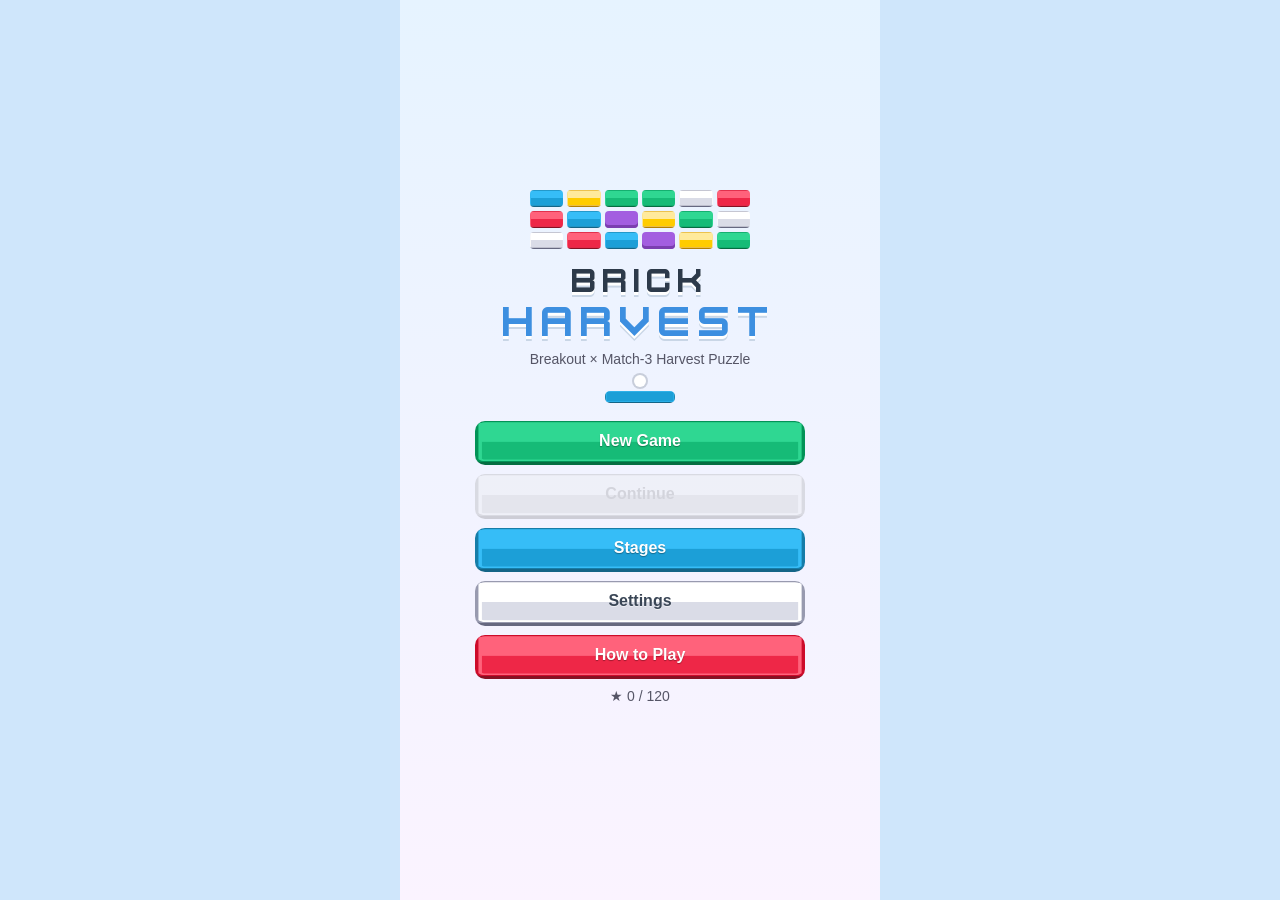
<file: brick-harvest/index.html>
<!DOCTYPE html>
<html lang="ko"><head><meta charset="utf-8">
<meta name="viewport" content="width=device-width,initial-scale=1,maximum-scale=1,user-scalable=no,viewport-fit=cover">
<link rel="icon" href="data:,"><meta name="apple-mobile-web-app-capable" content="yes"><meta name="theme-color" content="#dff0ff">
<title>Brick Harvest</title>
<meta http-equiv="Cache-Control" content="no-cache, no-store, must-revalidate"><meta http-equiv="Pragma" content="no-cache"><meta http-equiv="Expires" content="0">
<meta property="og:type" content="website"><meta property="og:url" content="https://heonam5-create.github.io/death-survivor/brick-harvest/">
<meta property="og:image" content="https://heonam5-create.github.io/death-survivor/brick-harvest/og.jpg"><meta property="og:image:width" content="1200"><meta property="og:image:height" content="630">
<meta name="description" content="링크를 누르면 바로 시작! 벽돌깨기 × 3매치 수확 퍼즐">
<meta property="og:title" content="브릭 하베스트 - Brick Harvest"><meta property="og:description" content="링크를 누르면 바로 시작! 벽돌깨기 × 3매치 수확 퍼즐"><meta name="format-detection" content="telephone=no">
<style>
@font-face{font-family:KF;src:url("[data-uri]")}
@font-face{font-family:KFN;src:url("[data-uri]")}
html,body{margin:0;height:100%;overflow:hidden;position:fixed;top:0;right:0;bottom:0;left:0;overscroll-behavior:none;touch-action:none;-webkit-user-select:none;user-select:none;-webkit-tap-highlight-color:transparent;-webkit-touch-callout:none}
body{background:#cfe6fb;font-family:-apple-system,"Apple SD Gothic Neo","Noto Sans KR","Malgun Gothic",sans-serif;color:#2d3a4a;display:flex;justify-content:center}
#app{position:relative;display:flex;flex-direction:column;width:100%;max-width:480px;height:100%;height:var(--vh,100%);box-sizing:border-box;padding:env(safe-area-inset-top) env(safe-area-inset-right) env(safe-area-inset-bottom) env(safe-area-inset-left);background:linear-gradient(#e6f3ff,#fbf3ff)}
#app.fever{background:linear-gradient(#ffe9f3,#fff4d6)}
#hud{display:flex;gap:5px;align-items:stretch;padding:6px 6px 2px}
.hb{background:#fff url("[data-uri]") center/100% 100%;border-radius:8px;padding:3px 8px;display:flex;flex-direction:column;justify-content:center;min-width:44px}
.hb small{font:9px KFN,sans-serif;color:#8a97a8;letter-spacing:.5px;white-space:nowrap;overflow:hidden}.hb b{font:15px KF,sans-serif;white-space:nowrap}#hSc{font-size:clamp(8px,2.45vw,14px);letter-spacing:-.3px;overflow:hidden;text-overflow:clip}
.hb.hsc{flex:1 1 auto;min-width:0;padding:3px 5px}.hb.hlf{padding:3px 6px}
.grow{flex:1;min-width:0}.lf{color:#e5534f}
button{font-family:inherit;border:0;cursor:pointer;touch-action:manipulation}
.ib{width:38px;font:bold 22px/1 sans-serif;color:#fff;text-shadow:0 1px 2px #0006;border-radius:8px;background:#7a8797 url("[data-uri]") center/100% 100%;padding-bottom:4px}
.tg{font:bold 10px sans-serif;width:46px;padding:20px 0 3px;border-radius:8px;background:#fff url("[data-uri]") center 4px/16px no-repeat;color:#2d3a4a}
.tg.off{background-image:url("[data-uri]");color:#9aa}
#stage{flex:1;min-height:0;display:flex;align-items:center;justify-content:center}
canvas{display:block;touch-action:none}
#bar{padding:2px 8px 6px}
.gs{display:flex;gap:8px;margin:0 4px 5px}
.gw{flex:1;position:relative;height:17px;border-radius:9px;background:#d5dde6;box-shadow:inset 0 2px 3px #0002}
.gf{position:relative;height:100%;width:0;border-radius:9px;background:linear-gradient(#5fb0ff,#2f7fd6);transition:width .2s}
.gf::after{content:"";position:absolute;right:-9px;top:-4px;width:18px;height:25px;background:url("[data-uri]") center/contain no-repeat}
#gfF{background:linear-gradient(90deg,#ff6b6b,#ffd23f,#41b66b,#3d8fe0,#c77dff)}
.gw span{position:absolute;top:0;right:0;bottom:0;left:0;text-align:center;font:9.5px/17px KF,sans-serif;color:#2d3a4a}
.gw.full{animation:glow .6s infinite alternate}@keyframes glow{to{background-color:#ffe7a3}}
.sk{display:flex;gap:5px}.sk .btn{flex:1;font-size:12px;padding:8px 1px 12px;min-width:0;white-space:nowrap}
.btn{color:#fff;font-size:14px;font-weight:700;padding:9px 6px 13px;border-radius:10px;background:#3d8fe0 url("[data-uri]") center/100% 100%;text-shadow:0 1px 1px #0005;line-height:1.15}
.btn i{display:block;font:9px KF,sans-serif;font-style:normal;opacity:.85}
.btn:disabled{filter:grayscale(1) opacity(.55)}
.bG{background-color:#41b66b;background-image:url("[data-uri]")}
.bY{background-color:#f4b92e;background-image:url("[data-uri]")}
.bR{background-color:#e5534f;background-image:url("[data-uri]")}
.bX{background-color:#8f9aa8;background-image:url("[data-uri]")}
.row{display:flex;gap:5px;align-items:center;margin-top:5px}
.row small{font:10px KF,sans-serif;color:#7a8797;min-width:44px}
.seg{flex:1;display:flex;gap:4px}
.seg button,.lg{flex:1;font:bold 13px sans-serif;color:#5a6a80;padding:6px 0 8px;border-radius:8px;background:#fff url("[data-uri]") center/100% 100%}
.seg button.on{color:#fff;background-color:#3d8fe0;background-image:url("[data-uri]")}
.lg{flex:0 0 52px;color:#fff;background-color:#41b66b;background-image:url("[data-uri]")}
#modal{position:absolute;top:0;right:0;bottom:0;left:0;background:#1e2a3a88;display:none;align-items:center;justify-content:center;z-index:5;touch-action:auto}
#modal.on{display:flex}
#modal.tt{background:linear-gradient(#e6f3ff,#fbf3ff)}
.card.ttc{background:none;box-shadow:none;width:min(88%,330px);max-height:100%;padding:0;overflow:visible}
.bw{display:grid;grid-template-columns:repeat(6,1fr);gap:4px;width:220px;margin:0 auto 14px}
.bw i{height:17px;border-radius:4px;background:center/100% 100%;animation:bwI .5s backwards}
.bw i.pp{background:#a35ee0;box-shadow:inset 0 -3px #7b3fb0}
@keyframes bwI{from{opacity:0;transform:translateY(-10px)}}
.tlogo{font:36px/1 KF,sans-serif;color:#2d3a4a;letter-spacing:1px;margin:0;text-shadow:0 3px 0 #fff,0 5px 0 #c9d6e6}
.tlogo b{display:block;font-size:46px;color:#3d8fe0;font-weight:400}
.tsub{font-size:13px;color:#5a6a80;margin:10px 0 4px}
.tball{width:12px;height:12px;border-radius:50%;background:#fff;box-shadow:0 0 0 2px #2d3a4a33;margin:8px auto 4px;animation:tb .9s ease-in infinite alternate}
@keyframes tb{to{transform:translateY(26px)}}
.tpad{width:70px;height:12px;margin:0 auto 18px;border-radius:5px;background:#3d8fe0 url("[data-uri]") center/100% 100%}
.card.ttc .btn{margin:9px 0;font-size:16px;padding:11px 6px 15px}
.btn[disabled]{opacity:.6;color:#8a97a8;text-shadow:none}
.bX{color:#3a4656;text-shadow:0 1px 0 #fff8}
.tft{font-size:12px;color:#8a97a8;margin-top:12px}
.rg{flex:0 0 60%;display:flex;align-items:center;gap:6px}.rg input{flex:1;accent-color:#3d8fe0}.rg span{width:32px;font-size:12px;color:#5a6a80;text-align:right}
.card{background:#fff;border-radius:16px;padding:16px;width:min(90%,390px);max-height:88%;overflow:auto;text-align:center;box-shadow:0 8px 30px #0004;animation:pop .25s}
@keyframes pop{from{transform:scale(.7);opacity:0}}
.card h2{font:22px KF,sans-serif;margin:4px 0}.card p{margin:6px 0;font-size:14px;color:#556}
.card .btn{display:block;width:100%;margin:7px 0}
.dv{height:6px;margin:10px 0;background:url("[data-uri]") center/100% 100% no-repeat;border-bottom:1px solid #e3e8ef}
.stars{display:flex;justify-content:center;gap:6px;margin:6px 0}.stars img{width:52px}.stars img.no{filter:grayscale(1) opacity(.35)}
.fs{font-size:44px;color:#f4b92e}.fs.no{color:#ccd}
.grid{display:grid;grid-template-columns:repeat(5,1fr);gap:6px}
.sb{aspect-ratio:1;min-height:46px;border-radius:10px;font:16px KF,sans-serif;color:#fff;background:#3d8fe0 url("[data-uri]") center/100% 100%;padding:0 0 6px;display:flex;flex-direction:column;align-items:center;justify-content:center}
.sb small{font-size:9px;color:#ffe27a;letter-spacing:-1px}
.sb.lk{background-color:#aab;background-image:url("[data-uri]");color:#778}
.sec{grid-column:1/-1;text-align:left;font-size:12px;font-weight:700;color:#5a6a80;margin-top:6px}
.dev{display:flex;align-items:center;gap:6px;justify-content:center;font-size:12px;color:#889;margin-top:8px}
.help{text-align:left;font-size:13px;color:#445;line-height:1.5}
.help h4{margin:10px 0 2px;font-size:13.5px;color:#2d3a4a;display:flex;align-items:center;gap:6px}
.help h4 img{width:18px;height:18px}.help ul{margin:0;padding-left:18px}
.itl{display:grid;grid-template-columns:1fr 1fr;gap:3px 8px;margin-top:4px;font-size:12px}
.ic{display:inline-block;width:18px;height:18px;border-radius:50%;color:#fff;font:10px/18px KF,sans-serif;text-align:center;margin-right:4px;vertical-align:-4px}
.set{display:flex;justify-content:space-between;align-items:center;padding:8px 2px;border-bottom:1px solid #eef1f5;font-size:14px}
.set .seg{flex:0 0 60%}
.up{display:flex;flex-direction:column}.up .btn{text-align:left;padding:10px 14px 15px}.up .btn small{display:block;font-weight:400;font-size:12px;opacity:.92}.up .btn i{display:inline;font-size:10px}
.ul{font-size:11.5px;color:#7a8797;margin:4px 0}
.big{font:26px KF,sans-serif;color:#2d3a4a}.nb{color:#e5534f;font:13px KF,sans-serif;animation:pop .4s infinite alternate}
/* 좁은 폰: 하트·타이머 칸이 잘리지 않게 */
.hb.hlf{flex:0 0 auto}#hLf{font-size:clamp(11px,3.5vw,15px);letter-spacing:-.5px}
@media (max-width:400px){#hud{gap:3px;padding:6px 4px 2px}.tg{width:36px;font-size:9px}.ib{width:32px}.hb{padding:3px 5px;min-width:0}.hb.hlf{padding:3px 4px}}
@media (max-width:350px){.sk{gap:3px}.sk .btn{font-size:10.5px;padding:7px 0 11px}.btn i{font-size:8px}.hb b{font-size:13px}.tg{width:32px;font-size:8.5px;background-size:13px}.ib{width:28px;font-size:18px}.seg button,.lg{font-size:11.5px}}
@media (max-height:620px){#bar{padding:1px 6px 3px}.gs{margin-bottom:3px}.gw{height:14px}.gw span{line-height:14px;font-size:8.5px}.sk .btn{padding:5px 1px 9px}.row{margin-top:3px}.seg button,.lg{padding:4px 0 6px}}
/* 폰을 가로로 돌렸을 때 안내 */
#rot{display:none;position:fixed;top:0;right:0;bottom:0;left:0;z-index:99;background:linear-gradient(#e6f3ff,#fbf3ff);align-items:center;justify-content:center;flex-direction:column;font-weight:700;color:#2d3a4a;text-align:center;gap:10px}
#rot i{font-style:normal;font-size:44px;display:block;animation:rt 1.4s ease-in-out infinite alternate}@keyframes rt{from{transform:rotate(-90deg)}to{transform:rotate(0)}}
@media (orientation:landscape) and (max-height:500px) and (pointer:coarse){#rot{display:flex}}
</style></head><body>
<div id="rot"><i>📱</i>세로로 돌려 주세요<small style="font-weight:400;color:#7a8797">Please rotate to portrait</small></div>
<div id="nojs" style="position:fixed;inset:0;z-index:999;background:#e6f3ff;display:flex;flex-direction:column;align-items:center;justify-content:center;text-align:center;padding:24px;font:16px/1.6 -apple-system,sans-serif;color:#2d3a4a"><b style="font-size:22px">Brick Harvest</b><p>지금은 '미리보기' 화면이라 게임이 실행되지 않아요.<br>파일이 아니라 <b>게임 링크</b>로 열어 주세요.</p><p style="font-size:13px;color:#7a8797">This is a file preview. Please open the game link instead.</p></div>
<div id="app">
 <div id="hud">
  <button class="ib" id="bMenu" aria-label="menu">☰</button>
  <div class="hb"><small>STAGE</small><b id="hSt">1</b></div>
  <div class="hb grow hsc"><small>SCORE / GOAL</small><b id="hSc">0</b></div>
  <div class="hb hlf"><small>SAFE</small><b id="hLf" class="lf">♥♥♥</b></div>
  <button class="tg" id="tBgm">BGM</button><button class="tg" id="tSfx">SFX</button>
 </div>
 <div id="stage"><canvas id="cv"></canvas></div>
 <div id="bar">
  <div class="gs"><div class="gw" id="gwS"><div class="gf" id="gfS"></div><span id="gtS"></span></div>
   <div class="gw" id="gwF"><div class="gf" id="gfF"></div><span id="gtF"></span></div></div>
  <div class="sk">
   <button class="btn" data-sk="blast" disabled></button><button class="btn bR" data-sk="pierce" disabled></button><button class="btn bG" data-sk="absorb" disabled></button>
   <button class="btn bY" data-sk="purge" disabled></button><button class="btn bX" data-sk="shuffle" disabled></button>
  </div>
  <div class="row"><small style="font:bold 10px sans-serif">SPEED</small><div class="seg" id="spd"></div><button class="lg" id="bLang">EN</button></div>
 </div>
 <div id="modal"></div>
</div>

<script>
(function(){var n=document.getElementById('nojs');if(n)n.remove();
window.addEventListener('error',function(e){var d=document.getElementById('errbox');if(!d){d=document.createElement('div');d.id='errbox';d.style.cssText='position:fixed;left:6px;right:6px;bottom:6px;z-index:998;background:#e5534f;color:#fff;font:12px/1.4 monospace;padding:8px;border-radius:8px;white-space:pre-wrap';document.body.appendChild(d)}d.textContent='오류: '+(e.message||e)+' ('+(e.lineno||'')+')'});})();
</script>
<script>window.__A={"kenney_ui-pack/PNG/Blue/Double/button_square_depth_gloss.png": "[data-uri]", "kenney_ui-pack/PNG/Blue/Double/check_square_color_checkmark.png": "[data-uri]", "kenney_ui-pack/PNG/Blue/Double/button_round_depth_gloss.png": "[data-uri]", "kenney_ui-pack/PNG/Blue/Double/button_rectangle_depth_flat.png": "[data-uri]", "kenney_ui-pack/PNG/Blue/Double/slide_hangle.png": "[data-uri]", "kenney_ui-pack/PNG/Blue/Double/check_square_grey_cross.png": "[data-uri]", "kenney_ui-pack/PNG/Blue/Double/button_rectangle_depth_gloss.png": "[data-uri]", "kenney_ui-pack/PNG/Red/Double/button_square_depth_gloss.png": "[data-uri]", "kenney_ui-pack/PNG/Red/Double/button_round_depth_gloss.png": "[data-uri]", "kenney_ui-pack/PNG/Red/Double/button_rectangle_depth_gloss.png": "[data-uri]", "kenney_ui-pack/PNG/Grey/Double/button_square_depth_gloss.png": "[data-uri]", "kenney_ui-pack/PNG/Grey/Double/button_round_depth_gloss.png": "[data-uri]", "kenney_ui-pack/PNG/Grey/Double/button_rectangle_depth_flat.png": "[data-uri]", "kenney_ui-pack/PNG/Grey/Double/button_square_depth_flat.png": "[data-uri]", "kenney_ui-pack/PNG/Grey/Double/button_round_gloss.png": "[data-uri]", "kenney_ui-pack/PNG/Grey/Double/button_rectangle_depth_gloss.png": "[data-uri]", "kenney_ui-pack/PNG/Extra/Double/input_square.png": "[data-uri]", "kenney_ui-pack/PNG/Extra/Double/input_rectangle.png": "[data-uri]", "kenney_ui-pack/PNG/Extra/Double/divider.png": "[data-uri]", "kenney_ui-pack/PNG/Yellow/Double/button_square_depth_gloss.png": "[data-uri]", "kenney_ui-pack/PNG/Yellow/Double/button_round_depth_gloss.png": "[data-uri]", "kenney_ui-pack/PNG/Yellow/Double/star.png": "[data-uri]", "kenney_ui-pack/PNG/Yellow/Double/button_rectangle_depth_gloss.png": "[data-uri]", "kenney_ui-pack/PNG/Green/Double/button_square_depth_gloss.png": "[data-uri]", "kenney_ui-pack/PNG/Green/Double/button_round_depth_gloss.png": "[data-uri]", "kenney_ui-pack/PNG/Green/Double/button_rectangle_depth_gloss.png": "[data-uri]"};window.AU=function(p){return window.__A[p]||p};</script>
<script>
{
'use strict';
if(!CanvasRenderingContext2D.prototype.roundRect)CanvasRenderingContext2D.prototype.roundRect=function(x,y,w,h,r){r=Math.min(+r||0,w/2,h/2);this.moveTo(x+r,y);this.arcTo(x+w,y,x+w,y+h,r);this.arcTo(x+w,y+h,x,y+h,r);this.arcTo(x,y+h,x,y,r);this.arcTo(x,y,x+w,y,r);this.closePath();return this};
const $=id=>document.getElementById(id);
const W=360,H=640,PY=540,SY=7,NS=5,SS=40,SG=10,TOPW=54,SX=(W-(5*SS+4*SG))/2,MAXS=40,SPDS=[.75,1,1.5,2];
const P='kenney_ui-pack/PNG/',COL=['Blue','Green','Red','Yellow','Grey'];
const HEX={Blue:'#3d8fe0',Green:'#41b66b',Red:'#e5534f',Yellow:'#f4b92e',Grey:'#a7b1bd',J:'#c77dff',P:'#a35ee0',X:'#5d6470'};
const SKC={blast:100,pierce:70,absorb:60,purge:50,shuffle:70},SKK=Object.keys(SKC);
const ITEMS={balls:['P','+5'],clone:['Red','×3'],wide:['Blue','W'],joker:['J','J'],time:['Yellow','T'],up:['Grey','▲'],power:['Red','P']};
const IW=[['wide',3],['joker',3],['time',2],['up',2],['power',2]];
const cv=$('cv'),ctx=cv.getContext('2d');

/* ---------- 번역 테이블 (KO/EN) ---------- */
const T={ko:{
 play:'▶ 플레이',howto:'게임 방법',unl_t:'전체 스테이지 열기',unl_1:'1~5스테이지는 무료예요',unl_2:'6~40스테이지 35개를 2,000원에 영구로 열 수 있어요',unl_btn:'2,000원으로 전체 스테이지 열기',unl_buy:'2,000원 결제하기',unl_rs:'구매 복원',unl_ok:'결제 완료! 모든 스테이지가 열렸어요',unl_go:'계속하기',unl_fail:'결제가 완료되지 않았어요',unl_na:'결제는 원스토어 앱에서만 할 수 있어요',unl_none:'복원할 구매 내역이 없어요',dragz:'여기서 드래그해 패들 이동',lifelost:'♥ -1 · 남은 생명 {n}',reset1:'모든 스테이지가 초기화됐어요',reset2:'1스테이지부터 처음부터 다시 도전하세요!',restart1:'1스테이지부터 다시 도전',newg:'새로 시작하기',cont:'이어 하기',newq:'처음부터 새로 시작할까요?',newq2:'해금한 스테이지와 별 기록이 초기화돼요.',yes:'새로 시작',no:'취소',vbgm:'배경음 볼륨',vsfx:'효과음 볼륨',totitle:'타이틀로',select:'스테이지 선택',settings:'설정',resume:'계속하기',retry:'다시 시작',retry2:'↻ 한 판 더!',next:'다음 스테이지 ▶',back:'돌아가기',title:'처음으로',start:'시작하기!',
 sub:'벽돌깨기 × 3매치 수확 퍼즐',clear:'STAGE CLEAR!',allclear:'ALL CLEAR!',over:'GAME OVER',pause:'PAUSE',best:'최고 기록',newbest:'NEW BEST!',stars:'모은 별',
 dev:'DEV 모드 (전체 해금 · 즉시 클리어)',devwin:'DEV: 즉시 클리어',lang:'언어',shake:'화면 흔들림',speed:'공 속도',dsec:'블럭 하강 간격',on:'켜기',off:'끄기',
 blast:'광역',pierce:'관통',absorb:'흡수',purge:'슬롯 정리',shuffle:'셔플',secs:['입문','응용','심화','챌린지'],
 hint2:'드래그로 조준 · 손을 떼면 연속 발사',full:'슬롯 가득!',danger:'위기!',rescue:'구조 조각!',
 fever:'피버 타임!',line:'줄 일부 타격!',boom:'3×3 타격!',wave:'다음 웨이브!',domino:'도미노',chainbest:'최대 연쇄',
 pressure:'▼ 라인 압박!',crush:'경계선 돌파! 라이프 -1',space:'▲ 공간 확보',risky:'꽉 찬 슬롯 수확! +10 ●',purged:'정리 — 버린 색 블록 강화',miss:'턴 종료 — {n}턴 뒤 라인 압박',recall:'↓ 공 회수',tap2:'두 번 탭',cross:'십자 부스터!',
 t_rows:'기본 줄',t_wide:'넓은 포켓',t_chambers:'틈새 방',t_funnel:'깔때기',t_tunnel:'터널',t_pockets:'포켓 방',t_hall:'회랑',t_lane:'연쇄 길목',t_ring:'외곽 감싸기',t_corridor:'통로',t_islands:'섬',t_stairs:'도미노 계단',t_diamond:'다이아 십자',
 it_balls:'공 +5',it_wide:'패들 확장',it_joker:'무지개 조각',it_time:'시간 벌기',it_up:'블럭 올리기',it_clone:'공 복제',d_clone:'공 줄이 그 자리에서 최대 3줄 복제돼요 (이번 턴만)',it_power:'관통 공',
 d_balls:'보라 블럭에서 떨어져요. 공 줄 +5 (최대 60)',d_wide:'12초 동안 패들이 넓어져요',d_joker:'어떤 색과도 맞는 조각을 받아요',d_time:'블럭이 내려오기까지 10초 더 벌어요',d_up:'모든 블럭이 한 칸 올라가요',d_power:'5초 동안 맨 앞 공이 블럭을 뚫고 가요',
 goal:'★2: {a} · ★3: {b}',upg:'업그레이드 선택',upgsub:'하나 골라 다음 스테이지로 이어가요',ups:'보유',
 u_balls:'공 추가',ud_balls:'스테이지를 공 5개 더 많이 들고 시작해요',u_paddle:'넓은 패들',ud_paddle:'패들이 조금 넓어져요',u_time:'여유 시간',ud_time:'블럭이 내려오기까지 3초 더 걸려요',
 u_gauge:'스킬 빨리 충전',ud_gauge:'스킬 게이지가 더 빨리 차요',u_drop:'조각 풍년',ud_drop:'블럭에서 조각이 더 자주 떨어져요',u_combo:'콤보 유지',ud_combo:'콤보가 2초 더 이어져요',
 u_fever:'피버 연장',ud_fever:'피버 타임이 3초 더 길어져요',u_chain:'연쇄 강화',ud_chain:'연쇄 블럭이 주변을 더 세게 때려요',u_joker:'무지개 조각',ud_joker:'시작할 때 무지개 조각 1개를 들고 시작해요',
 descend:'▼ 블럭이 내려와요!',lift:'▲ 블럭이 한 칸 올라가요!',
 h:[['조작','조준: 화면을 드래그해서 방향을 정하고 손을 떼면 공이 한 줄로 발사돼요','공이 날아가는 동안엔 패들 아래 조작 공간을 드래그해서 패들을 움직여 받아치세요'],
  ['블럭','숫자는 블럭 체력이에요. 공이 한 번 닿을 때마다 1씩 줄고, 0이 되면 깨져요','패들로 공을 쳐서 아래쪽 좁은 입구(★)로 넣으면, 안쪽 빈 방에서 계속 튕기며 블럭을 많이 깎아요'],
  ['내려오는 블럭','일정 시간마다 모든 블럭이 한 칸씩 내려와요 (왼쪽 위 ▼ 시간, 기본 15초 · 설정에서 10~25초). 스테이지가 오를수록 설정값보다 점점 빨라져요','공을 놓쳐 마지막 공까지 다 빠지면 ♥ -1 (복제 공은 제외). 블럭이 패들 줄에 닿아도 ♥ -1, 블럭이 4칸 올라가요. 스테이지마다 ♥2개, 3번째에 게임오버!','하트(♥)를 모두 소진하고 한 번 더 놓치면 게임오버! 모든 스테이지가 초기화되고 1스테이지부터 다시 도전해요. 그 전까지는 타이틀에서 이어 하기 가능'],
  ['위 5칸 모으기','깨진 블럭 조각을 패들로 받아 맨 위 5칸에 모아요','같은 색 3개를 모으면 모든 블럭이 한 칸 위로 올라가요','5칸이 꽉 찼는데 맞출 수 없는 조각을 받으면 블럭이 한 칸 내려와요 · 무지개 조각은 어떤 색과도 맞아요'],
  ['스킬','게이지가 차면 버튼으로 사용해요','광역: 큰 블럭 주변을 한 번에 깎기 · 관통: 잠깐 블럭을 뚫고 지나가기 · 흡수: 떨어지는 조각 한꺼번에 받기','정리: 마지막 2칸 비우기 · 셔플: 적은 색을 많은 색으로 바꾸기'],
  ['특수 블럭 · 마커','↔ ↕ ✚ ✹ 표시 블럭: 깨지면 주변 블럭도 함께 깎여요','초록 +5: 공 줄 5개 추가 (최대 60개, 다음 스테이지는 20개부터)'],
  ['콤보 · 피버','연속으로 맞추면 점수가 배로 늘고, 무지개 게이지가 차면 피버 타임(점수 2배)'],
  ['업그레이드','스테이지를 깨면 3개 중 1개를 골라요. 항목마다 최대 단계가 정해져 있어요']]},
en:{
 play:'▶ PLAY',howto:'How to Play',unl_t:'Unlock All Stages',unl_1:'Stages 1–5 are free',unl_2:'Unlock all 35 stages (6–40) forever for ₩2,000',unl_btn:'Unlock all stages · ₩2,000',unl_buy:'Buy for ₩2,000',unl_rs:'Restore purchase',unl_ok:'Purchase complete! All stages unlocked',unl_go:'Continue',unl_fail:'The purchase was not completed',unl_na:'Purchases are available only in the ONE store app',unl_none:'No purchase to restore',dragz:'Drag here to move the paddle',lifelost:'♥ -1 · {n} left',reset1:'All stages have been reset',reset2:'Try again from Stage 1!',restart1:'Restart from Stage 1',newg:'New Game',cont:'Continue',newq:'Start a new game?',newq2:'Unlocked stages and stars will be reset.',yes:'Start New',no:'Cancel',vbgm:'Music Volume',vsfx:'SFX Volume',totitle:'Title',select:'Stages',settings:'Settings',resume:'Resume',retry:'Restart',retry2:'↻ One more!',next:'Next Stage ▶',back:'Back',title:'Title',start:'Let\'s go!',
 sub:'Breakout × Match-3 Harvest Puzzle',clear:'STAGE CLEAR!',allclear:'ALL CLEAR!',over:'GAME OVER',pause:'PAUSE',best:'Best',newbest:'NEW BEST!',stars:'Stars',
 dev:'DEV mode (unlock all · instant clear)',devwin:'DEV: Instant clear',lang:'Language',shake:'Screen shake',speed:'Ball speed',dsec:'Block drop every',on:'On',off:'Off',
 blast:'Blast',pierce:'Pierce',absorb:'Absorb',purge:'Purge',shuffle:'Shuffle',secs:['Basics','Advanced','Expert','Challenge'],
 hint2:'Drag to aim · release to fire them all',full:'SLOT FULL!',danger:'DANGER!',rescue:'RESCUE PIECE!',
 fever:'FEVER TIME!',line:'ROW STRIKE!',boom:'3×3 STRIKE!',wave:'NEXT WAVE!',domino:'DOMINO',chainbest:'Best chain',
 pressure:'▼ LINE PRESSURE!',crush:'LINE CROSSED! -1 LIFE',space:'▲ SPACE CLEARED',risky:'FULL-SLOT HARVEST! +10 ●',purged:'Purged — those colors harden',miss:'Turn over — line pressure in {n}',recall:'↓ Recalling balls',tap2:'Tap twice',cross:'CROSS BOOSTER!',
 t_rows:'Rows',t_wide:'Wide Pocket',t_chambers:'Chambers',t_funnel:'Funnel',t_tunnel:'Tunnels',t_pockets:'Pocket Rooms',t_hall:'Hallway',t_lane:'Chain Lane',t_ring:'Ring Wall',t_corridor:'Corridors',t_islands:'Islands',t_stairs:'Domino Stairs',t_diamond:'Diamond Cross',
 it_balls:'+5 Balls',it_wide:'Wide Paddle',it_joker:'Rainbow Piece',it_time:'Buy Time',it_up:'Lift Blocks',it_clone:'Clone',d_clone:'Your ball line is copied on the spot, up to 3 lines (this turn only)',it_power:'Pierce',
 d_balls:'Drops from purple blocks. Ball line +5 (max 60)',d_wide:'Wider paddle for 12 seconds',d_joker:'Get a piece that matches any color',d_time:'10 more seconds before blocks drop',d_up:'All blocks move up one row',d_power:'For 5 seconds the lead ball drills through blocks',
 goal:'★2: {a} · ★3: {b}',upg:'Pick an Upgrade',upgsub:'Choose one — it carries into the next stage',ups:'Owned',
 u_balls:'More Balls',ud_balls:'Start each stage with 5 more balls',u_paddle:'Wider Paddle',ud_paddle:'Your paddle gets a little wider',u_time:'Extra Time',ud_time:'Blocks take 3 seconds longer to drop',
 u_gauge:'Fast Charge',ud_gauge:'Your skill gauge fills faster',u_drop:'Bumper Crop',ud_drop:'Blocks drop pieces more often',u_combo:'Combo Keeper',ud_combo:'Combos last 2 seconds longer',
 u_fever:'Long Fever',ud_fever:'Fever time lasts 3 seconds longer',u_chain:'Stronger Chains',ud_chain:'Chain blocks hit their neighbours harder',u_joker:'Rainbow Start',ud_joker:'Start each stage holding a rainbow piece',
 descend:'▼ BLOCKS DROP!',lift:'▲ BLOCKS RISE!',
 h:[['Controls','Aim: drag to set a direction, release to fire your balls in a line','While they fly, drag to move the paddle and bounce them back up'],
  ['Blocks','The number is the block\'s health. Each ball hit takes 1; at 0 it breaks','Bounce the balls off your paddle into a narrow entrance (★) — they rattle around the room inside and chip lots of blocks'],
  ['Falling blocks','All blocks drop one row on a timer (▼ top-left, 15s default · 10–25s in Settings). It gets gradually faster in later stages','Lose all your balls (clones don\'t count) and you lose a ♥. A block reaching the paddle row also costs a ♥ and blocks rise 4 rows. 2 ♥ per stage — the 3rd loss is game over!','Use up all your ♥ and miss once more: game over! All stages reset and you restart from Stage 1. Until then you can Continue from the title'],
  ['Fill the 5 slots','Catch falling pieces with the paddle to fill the 5 slots','Match 3 of a color and every block moves up one row','Catching a piece that can\'t match into full slots drops the blocks one row · rainbow pieces match any color'],
  ['Skills','Use a skill when its gauge is full','Blast: chip a big block and its neighbours · Pierce: briefly go through blocks · Absorb: grab all falling pieces','Purge: empty the last 2 slots · Shuffle: turn the rarest color into the most common'],
  ['Special blocks · markers','↔ ↕ ✚ ✹ blocks also hit nearby blocks when they break','Green +5: 5 more balls in your line (max 60; each stage starts at 20)'],
  ['Combo · Fever','Match in a row to multiply points; fill the rainbow gauge for Fever (double points)'],
  ['Upgrades','After each clear, pick 1 of 3. Every upgrade has a maximum level']]}};

/* ---------- 저장 ---------- */
let S={};try{S=JSON.parse(localStorage.getItem('bh_save'))||{}}catch(e){}
S.un=S.un||1;S.st=S.st||{};S.best=S.best||{};S.bgm=S.bgm!==false;S.sfx=S.sfx!==false;S.shake=S.shake!==false;
S.vb=S.vb??1;S.ds=[10,15,20,25].includes(S.ds)?S.ds:15;S.vs=S.vs??1;S.spd=SPDS.includes(S.spd)?S.spd:1;S.lang=S.lang||((navigator.language||'').startsWith('ko')?'ko':'en');
S.dev=false;
const save=()=>{try{localStorage.setItem('bh_save',JSON.stringify(S))}catch(e){}};
const unlocked=()=>S.dev?MAXS:S.un;
const L=(k,o)=>{let s=(T[S.lang]||T.ko)[k]??T.ko[k]??k;if(o)for(const a in o)s=s.replace('{'+a+'}',o[a]);return s};

/* ---------- 이미지 (실패 시 도형 Fallback) ---------- */
const IMG={},ld=(k,s)=>{const i=new Image();i.onload=()=>IMG[k]=i;i.src=AU(P+s)};
COL.forEach(c=>{ld('r'+c,c+'/Double/button_rectangle_depth_gloss.png');ld('q'+c,c+'/Double/button_square_depth_gloss.png');ld('o'+c,c+'/Double/button_round_depth_gloss.png')});
ld('steel','Grey/Double/button_rectangle_depth_flat.png');ld('padW','Green/Double/button_rectangle_depth_gloss.png');ld('ball','Grey/Double/button_round_gloss.png');
ld('star','Yellow/Double/star.png');ld('div','Extra/Double/divider.png');ld('slot','Extra/Double/input_square.png');
function rr(x,y,w,h,r,c){ctx.fillStyle=c;ctx.beginPath();ctx.roundRect?ctx.roundRect(x,y,w,h,r):ctx.rect(x,y,w,h);ctx.fill()}
function dimg(k,x,y,w,h,fb){const i=IMG[k];if(i)ctx.drawImage(i,x,y,w,h);else fb()}
function star(x,y,r,c){ctx.fillStyle=c;ctx.beginPath();for(let i=0;i<10;i++){const a=i*Math.PI/5-Math.PI/2,d=i%2?r*.45:r;ctx.lineTo(x+Math.cos(a)*d,y+Math.sin(a)*d)}ctx.fill()}
const rainbow=(x,y,s)=>{const g=ctx.createLinearGradient(x,y,x+s,y+s);['#ff6b6b','#ffd23f','#41b66b','#3d8fe0','#c77dff'].forEach((h,i)=>g.addColorStop(i/4,h));return g};

/* ---------- 오디오 (Web Audio 합성) ---------- */
let AC=null,sfxG,bgmG,bgmStep=0,bgmT=0;
/* ---------- 효과음: 전부 Web Audio 합성(에셋 미사용) · 하나의 버스(컴프레서)로 통일 · 랜덤 볼륨/피치 · 동시 발음 제한 ---------- */
let BUS=null;const VOX={},MIX={hit:{gap:.028,max:5},bounce:{gap:.06,max:2},brk:{gap:.04,max:4},steel:{gap:.06,max:2}};
function canPlay(k){if(!AC||!S.sfx)return false;const t=AC.currentTime,m=MIX[k],v=VOX[k]=(VOX[k]||[]).filter(e=>e>t);   // 오디오 시계 기준 → 스테이지가 바뀌어도 리셋 문제 없음
 if(v.length>=m.max||t-(VOX[k+'L']??-9)<m.gap)return false;VOX[k+'L']=t;v.push(t+.12);return true}
const rv=()=>.5+Math.random()*.3,rp=()=>.9+Math.random()*.2;   // 볼륨 0.5~0.8 · 피치 0.9~1.1
try{if(navigator.audioSession)navigator.audioSession.type='playback'}catch(e){}
document.addEventListener('visibilitychange',()=>{if(!document.hidden&&AC&&AC.state!=='running')AC.resume()});
function unlockAudio(){
 if(!AC){const C=window.AudioContext||window.webkitAudioContext;if(!C)return;AC=new C();
  sfxG=AC.createGain();bgmG=AC.createGain();sfxG.connect(AC.destination);bgmG.connect(AC.destination);
  const b=AC.createBuffer(1,1,22050),s=AC.createBufferSource();s.buffer=b;s.connect(AC.destination);s.start(0);
  BUS=AC.createDynamicsCompressor();BUS.threshold.value=-20;BUS.knee.value=12;BUS.ratio.value=5;BUS.attack.value=.003;BUS.release.value=.12;BUS.connect(sfxG);
  applyVol();bgmT=AC.currentTime+.1;setInterval(bgmTick,25)}
 if(AC.state!=='running')AC.resume();
}
['pointerdown','touchstart','touchend','keydown'].forEach(e=>addEventListener(e,unlockAudio,{passive:true}));
function applyVol(){if(AC){sfxG.gain.value=S.sfx?.85*S.vs:0;bgmG.gain.value=S.bgm?.28*S.vb:0}
 $('tBgm').classList.toggle('off',!S.bgm);$('tSfx').classList.toggle('off',!S.sfx)}
const mf=m=>440*Math.pow(2,(m-69)/12);
function tone(f,d,type='square',v=.12,f2=0,dl=0,out){if(!AC)return;const fx=!out;out=out||BUS||sfxG;if(fx&&!S.sfx)return;
 const t=(fx?AC.currentTime:0)+dl,o=AC.createOscillator(),g=AC.createGain();o.type=type;o.frequency.setValueAtTime(f,t);
 if(f2)o.frequency.exponentialRampToValueAtTime(f2,t+d);g.gain.setValueAtTime(.0001,t);g.gain.linearRampToValueAtTime(v,t+.004);g.gain.exponentialRampToValueAtTime(.0001,t+d);   // 4ms 어택 → 클릭음 없음
 o.connect(g).connect(out);o.start(t);o.stop(t+d+.02)}
let NB=null;function noise(d,v,dl=0,out,hz){if(!AC)return;const fx=!out;out=out||BUS||sfxG;if(fx&&!S.sfx)return;
 if(!NB){NB=AC.createBuffer(1,AC.sampleRate*.5,AC.sampleRate);const a=NB.getChannelData(0);for(let i=0;i<a.length;i++)a[i]=Math.random()*2-1}
 const t=(fx?AC.currentTime:0)+dl,s=AC.createBufferSource(),g=AC.createGain(),f=AC.createBiquadFilter();f.type=fx?'bandpass':'highpass';f.frequency.value=hz||(fx?2400:6000);f.Q.value=fx?1.2:.7;
 s.buffer=NB;g.gain.setValueAtTime(v,t);g.gain.exponentialRampToValueAtTime(.0001,t+d);s.connect(f).connect(g).connect(out);s.start(t);s.stop(t+d)}
const arp=(ns,d,ty,v,gap)=>ns.forEach((m,i)=>tone(mf(m),d,ty,v,0,i*gap));
// 핵심 타격음 3종: 같은 음색 계열(나무/플라스틱 톡)로 통일, 타격 < 튕김 < 파괴 순으로 또렷하게
const HIT=i=>{if(!canPlay('hit'))return;const v=rv(),p=rp()*(1+(i%5)*.015);tone(760*p,.05,'triangle',.07*v,560*p);noise(.018,.025*v,0,0,3200*p)};
const BOUNCE=()=>{if(!canPlay('bounce'))return;const v=rv(),p=rp();tone(430*p,.06,'sine',.08*v,330*p)};
const BREAK=()=>{if(!canPlay('brk'))return;const v=rv(),p=rp();tone(620*p,.09,'triangle',.09*v,1240*p);tone(1240*p,.07,'sine',.05*v,1860*p,.035);noise(.04,.035*v,0,0,1800*p)};
const SFX={
 bounce:BOUNCE,hit:()=>HIT(0),tick:i=>HIT(i||0),brk:BREAK,
 steel:()=>{if(canPlay('steel'))tone(1100*rp(),.04,'square',.025*rv(),900)},shield:()=>{tone(320,.08,'triangle',.08,260)},
 collect:()=>{tone(988,.06,'sine',.11);tone(1319,.08,'sine',.1,0,.05)},
 match:()=>arp([84,88,91,96],.18,'triangle',.1,.055),combo:c=>arp([72,76,79,84].map(m=>m+Math.min(c,8)*2),.11,'triangle',.06,.05),
 special:()=>arp([72,79,84,91],.16,'triangle',.07,.04),
 skill:()=>{tone(300,.3,'triangle',.07,1200);tone(600,.3,'sine',.06,1800,.05)},
 boom:()=>{tone(160,.18,'sine',.12,60);noise(.12,.05,0,0,900)},full:()=>tone(220,.16,'triangle',.09,160),
 lose:()=>{tone(523,.14,'triangle',.09);tone(392,.14,'triangle',.09,0,.15);tone(262,.35,'triangle',.09,140,.3)},
 clear:()=>arp([72,76,79,84,79,84,88,91],.14,'triangle',.08,.11),item:()=>arp([79,83,86,91],.09,'sine',.1,.04),
 alarm:()=>{tone(880,.1,'triangle',.06);tone(660,.1,'triangle',.06,0,.14);tone(880,.1,'triangle',.06,0,.28)},
 fever:()=>arp([72,76,79,84,88,91,96],.11,'triangle',.08,.045),
 chain:c=>tone(mf(76+Math.min(c,12)*2),.06,'triangle',.06),click:()=>tone(1200,.025,'triangle',.04),
};
const CH=[[48,4],[45,3],[41,4],[43,4]],ARP=[0,-1,1,2,-1,1,3,-1,2,-1,1,0,-1,2,1,-1];
function bgmTick(){if(!S.bgm||!AC)return;const st=60/(G&&G.feverT>0?156:132)/4;
 if(bgmT<AC.currentTime)bgmT=AC.currentTime+.05;
 while(bgmT<AC.currentTime+.12){const i=bgmStep%16,[r,th]=CH[(bgmStep>>4)%4],tn=[0,th,7,12],t=bgmT;
  if(i%8==0)tone(150,.12,'sine',.5,45,t,bgmG);
  if(i%2==0)noise(.03,i%4==2?.12:.06,t,bgmG);
  if([0,3,6,8,11,14].includes(i))tone(mf(r-12+(i==6||i==14?12:0)),.16,'triangle',.35,0,t,bgmG);
  const a=ARP[i];if(a>=0)tone(mf(r+24+tn[a]),.13,'square',.06,0,t,bgmG);
  if(bgmStep%64>=32&&i%4==0)tone(mf(r+36+tn[(i/4+(bgmStep>>4))%4]),.3,'triangle',.07,0,t,bgmG);
  bgmT+=st;bgmStep++}}

/* ---------- 스테이지 생성기: 틈새 유도형 템플릿 + 단계적 난이도 ---------- */
function rng(s){return()=>{s|=0;s=s+0x6D2B79F5|0;let t=Math.imul(s^s>>>15,1|s);t=t+Math.imul(t^t>>>7,61|t)^t;return((t^t>>>14)>>>0)/4294967296}}
// 셀: '.'빈칸 'i'내부 공동 'g'입구 틈새 'w'외벽 'C'안쪽 고숫자 군집 'n'일반
const TPL={
 wide:(x,y,C,R,P)=>{if(x==0||x==C-1)return'w';if(y==R-1)return Math.abs(x-(C-1)/2)<P.gw/2+.01?'g':'w';return y<Math.ceil(R*.45)?'C':'i'},
 funnel:(x,y,C,R,P)=>{const d=Math.abs(x-(C-1)/2),e=P.gw/2+(R-1-y)*.8;if(d<e-.99)return y<R*.42?'C':y==R-1?'g':'i';if(d<e+.01)return y==R-1&&d<P.gw/2+.01?'g':'w';return y>R*.5?'n':'.'},
 tunnel:(x,y,C,R,P)=>{const T=P.tn,inT=T.some(t=>x>=t&&x<t+P.gw),nearT=T.some(t=>x==t-1||x==t+P.gw);
  if(y<2)return'C';if(inT)return y==R-1?'g':'i';return nearT?'w':'n'},
 pockets:(x,y,C,R,P)=>{const ox=Math.floor((C-P.rc*5)/2),rx=x-ox,k=Math.floor(rx/5),lx=rx-k*5,ry=y%5,layer=Math.floor(y/5);
  if(rx<0||k>=P.rc||layer>=P.rl||ry==4)return(rx<0||k>=P.rc)&&ry<4?'n':'.';
  if(lx==0||lx==4)return P.side&&ry==2&&(k+layer)%2?'g':'w';if(ry==3)return!P.side&&lx==2?'g':'w';return ry==0?'C':'i'},
 hall:(x,y,C,R,P)=>{const a=Math.floor(R*.4),h=P.gw>1?2:1,sx=P.left?0:C-1;
  if(y<a)return y<2?'C':'n';if(y<a+h)return'i';return x==sx||(P.gw>1&&x==sx+(P.left?1:-1))?(y==R-1?'g':'i'):'w'}};
const tplOf=n=>n<=3?['wide','funnel','tunnel'][n-1]:['funnel','tunnel','pockets','hall','wide'][(n-4)%5];
const COLT=['Grey','Blue','Green','Yellow','Red'],TB=[1,2,3,4.5,6],MAXB=60,DL=PY-7-2,FLOOR=PY+10,BR=4,PTOP=PY-7,PH=16,LY=PTOP-BR-2,SPC=['lh','lv','x','b'];
function genStage(n){
 const r=rng(n*7919+13),t=(n-1)/39,tp='chambers';
 const C=n<=10?10:11,gp=2,bw=Math.floor((W-12-(C-1)*gp)/C),bh=16,ox=(W-(C*bw+(C-1)*gp))/2,step=bh+gp,oy=TOPW+40;   // 블럭은 촘촘히 붙임 → 공은 '입구'로만 들어감
 const R=Math.min(8+Math.floor(n/4),15);
 // 난이도: 입구 폭 3→2→1칸 · 방 수 2→4 · 방 크기 점점 작게 · 줄 수 증가
 const sw=n<=18?2:1,nCav=Math.min(6,2+Math.floor(n/7)),mt=Math.min(3,1+Math.floor(n/10));
 const g=[...Array(R)].map(()=>Array(C).fill('n')),used=[...Array(R)].map(()=>Array(C).fill(0)),cav=[];
 for(let att=0;att<30&&cav.length<Math.min(nCav,2+Math.floor(n/12));att++){if(att){cav.length=0;g.forEach(q=>q.fill('n'));used.forEach(q=>q.fill(0))}
 for(let tries=0;tries<600&&cav.length<nCav;tries++){const sm=tries>200;   // 방끼리는 1칸 벽으로 분리, 입구 통로는 다른 방과 이어져도 OK(연결된 방 = 더 많이 튕김)
  const w=Math.max(sw+2,(sm?3:n<=12?4:3)+(sm?0:r()<.5)),h=(sm?2:n<=12?3:2)+(sm?0:r()<.5),fb=tries>500&&cav.length,x0=fb?(cav[0].x0+cav[0].w/2<C/2?C-w:0):Math.floor(r()*(C-w+1)),y0=fb?1+Math.floor(r()*Math.max(1,R-h-2)):r()<.12?0:1+Math.floor(r()*Math.max(1,R-h-2));
  if(y0+h>R-2)continue;const sx=Math.min(C-sw,Math.max(0,x0+Math.floor((w-sw)/2)+(r()<.5?-1:1)*(w>sw+1&&r()<.5?1:0)));
  let ok=1;for(let y=Math.max(0,y0-1);y<=Math.min(R-1,y0+h)&&ok;y++)for(let x=Math.max(0,x0-1);x<=Math.min(C-1,x0+w);x++)if(used[y][x]){ok=0;break}
  let ye=R;const rm=(y,x)=>x>=0&&x<C&&y<R&&used[y][x]==3;for(let y=y0+h;y<R&&ok;y++){let hit=0;for(let x=sx;x<sx+sw;x++)if(rm(y,x))hit=1;if(hit){ye=y;break}
   for(let x=sx-1;x<=sx+sw;x++)if(x>=0&&x<C&&used[y][x]&&!(used[y][x]==2&&rm(y+1,x))){ok=0;break}}   // 입구는 바닥까지 뚫리거나, 아래 방 천장으로 연결(방-방 연결)
  if(!ok)continue;
  for(let y=y0;y<y0+h;y++)for(let x=x0;x<x0+w;x++){g[y][x]='i';used[y][x]=3}   // 안쪽 빈 방(공이 갇혀 튕기는 곳)
  for(let y=y0+h;y<ye;y++)for(let x=sx;x<sx+sw;x++){g[y][x]=y==R-1?'g':'i';used[y][x]=1}   // 아래로 뚫린 좁은 입구
  for(let y=Math.max(0,y0-1);y<=Math.min(R-1,y0+h);y++)for(let x=Math.max(0,x0-1);x<=Math.min(C-1,x0+w);x++)used[y][x]=used[y][x]||2;
  for(let y=y0+h;y<ye;y++)for(let x=sx-1;x<=sx+sw;x++)if(x>=0&&x<C)used[y][x]=used[y][x]||2;
  cav.push({x0,y0,w,h})}
 }
 const lining=(x,y)=>[[1,0],[-1,0],[0,1],[0,-1]].some(([dx,dy])=>{const v=(g[y+dy]||[])[x+dx];return v=='i'});
 const lo=50+Math.min(30,n*.75),hi=Math.min(100,62+n*1.2),hpOf=k=>Math.min(100,Math.round(lo+(hi-lo)*k/Math.max(1,mt)+r()*4)),sc=8+n*.3;
 const blocks=[],empty=[],gaps=[];
 for(let y=0;y<R;y++)for(let x=0;x<C;x++){
  const cell=g[y][x],bx=ox+x*(bw+gp),by=oy+y*step;
  if(cell!='n'){empty.push({gx:x,gy:y,x:bx+bw/2,y:by+bh/2,in:true});if(cell=='g')gaps.push({gx:x,gy:y});continue}
  const lin=lining(x,y),q=r();let ty='n',tr=lin?Math.min(mt,1+(r()<.5)):(r()<.6?0:Math.min(1,mt));
  if(lin&&q<.1)ty=SPC[Math.floor(r()*4)];else if(lin&&q<.16)ty='k';else if(!lin&&q<.04&&n>=4)ty='c';
  if(SPC.includes(ty)||ty=='c')tr=Math.min(tr,2);
  blocks.push({x:bx,y:by,y0:by,w:bw,h:bh,t:ty,hp:hpOf(tr),mh:0,c:COLT[tr],fl:0,hl:0,jt:0,gx:x,gy:y,cr:0,key:0});
 }
 blocks.forEach(b=>b.mh=b.hp);
 const inner=empty.filter(e=>!gaps.some(q=>q.gx==e.gx&&q.gy==e.gy)),marks=[];   // +5 마커는 방 안쪽에 → 들어가고 싶게
 for(let k=0;k<Math.min(cav.length,1+Math.floor(n/8))&&inner.length;k++){const s=inner.splice(Math.floor(r()*inner.length),1)[0];marks.push({...s,k:'ball',cd:0})}
 const B=blocks.length,HP=blocks.reduce((s,b)=>s+b.hp,0);
 return{blocks,marks,gaps,B,W2:0,wave2:null,sc,geo:{ox,cw:bw+gp,step,oy,bw,bh},pal:COLT.slice(0,mt+1),tp,spd:7.5,pw:84-t*16,joker:n>=8?.06:0,nb:20,
  dsec:Math.max(11,(32-n*.45)*.8),rf:.25+n*.01,target:Math.round((HP*.6+B*20)/50)*50};
}

/* ---------- 게임 상태 / 런 업그레이드 / 풀링 ---------- */
let G=null,last=0,tx=W/2,keys={},shake=0,uiT=0,U={};
const UPG=['balls','paddle','time','gauge','drop','combo','fever','chain','joker'],UMAX={balls:3,paddle:3,time:3,gauge:2,drop:2,combo:2,fever:2,chain:2,joker:1},u=k=>U[k]||0,resetRun=()=>{U={}};
const POOL=[],PPOOL=[],ST={},RB={x:W-20,y:PY-34};
const FREE=1e9; /* 카톡 공유판: 전체 스테이지 무료 */let payN=0;
function startStage(n){
 if(n>FREE&&!S.paid){if(G)G.state='pause';return unlockModal(n)}
 onT=0;S.last=n;save();
 clearTimeout(uiT);if(G){POOL.push(...G.parts);PPOOL.push(...G.pops)}
 const st=genStage(n);
 G={n,st,blocks:st.blocks,marks:st.marks,left:st.B,balls:[],pieces:[],parts:[],pops:[],dots:[],fx:[],texts:[],q:[],inv:[],score:0,lives:2,
  combo:0,comboT:0,gauge:0,fever:0,feverT:0,ef:{wide:0,power:0,magnet:0,slow:0},px:W/2,ppx:W/2,trs:[],dying:[],lx:W/2,landX:null,state:'play',time:0,clearT:-1,hurt:0,
  nb:Math.min(MAXB,st.nb+5*u('balls')),aim:0,aiming:true,queue:0,fireT:0,tt:0,recall:0,turn:0,drop:0,off:0,cells:null,dirty:1,tick:0,
  chainN:0,chainT:0,chainBest:0,w2done:!st.wave2,w2at:Math.floor(st.B*.35),danger:false,rescued:false,bestOld:S.best[n]||0};
 {const c=st.blocks.filter(b=>b.t!='s'&&!SPC.includes(b.t)&&b.t!='c'&&b.t!='k').sort(()=>Math.random()-.5);c.slice(0,15).forEach(b=>{b.bp=1;b.hp=b.mh=Math.min(b.hp,50+Math.floor(Math.random()*16))})}
 for(let i=0;i<Math.min(2,u('joker'));i++)G.inv.push({c:'J',x:SX+i*(SS+SG),y:SY,s:1});
 tx=W/2;closeModal();updUI();
}
const pw=()=>G.st.pw*(1+.1*u('paddle'))*(G.ef.wide>0?1.5:1);
const boost=()=>1;   // 가속 없음: 공 속도 항상 일정
const dsec=()=>Math.max(5,S.ds*(1-.5*(G.n-1)/39));   // 설정값 기준, 스테이지가 오를수록 점점 빨라짐 (40스테이지 = 설정값의 절반)
const curSpd=()=>G.st.spd*S.spd;   // 모든 스테이지 동일 속도(하단 SPEED 설정만 반영)
const power=()=>1;   // 공 한 번 충돌 = 체력 1 감소
const gGain=v=>{G.gauge=Math.min(100,G.gauge+v*(1+.25*u('gauge')))};
const later=(t,f)=>G.q.push({t,f});
const doShake=v=>{if(S.shake)shake=Math.max(shake,v)};
const sfx=(k,...a)=>SFX[k](...a);   // 중복 제한은 canPlay(오디오 시계)에서 처리 → 2스테이지부터 무음 버그 해결
const addBalls=n=>{const a=Math.min(n,MAXB-G.nb);if(a<=0)return 0;G.nb+=a;const T=G.trs.find(t=>t.end<0&&!t.cl);if(T)for(let i=0;i<a;i++)T.bs.push(nb0());return a};   // 대열 꼬리에 합류
const origin=()=>({x:G.lx,y:LY});   // 조준·예상궤도·실제 발사 공통 기준점
/* ---------- 일렬 대열: 리더만 물리 계산, 팔로워는 리더 꺾임점(pts)을 GAP 간격으로 그대로 통과 ---------- */
const GAP=10,nb0=()=>({k:0,x:0,y:0,on:0,done:0});
function launch(){if(!G.aiming)return;G.aiming=false;G.tt=0;G.recall=0;G.landX=null;const O=G.o=origin(),a=G.aim;
 G.trs=[{pts:[{x:O.x,y:O.y,d:0,ev:0}],D:0,end:-1,L:{x:O.x,y:O.y,vx:Math.sin(a),vy:-Math.cos(a)},bs:Array.from({length:G.nb},nb0)}]}
function recall(){if(G.aiming||G.recall||!G.trs.length)return;G.recall=1;G.trs.forEach(T=>T.bs.forEach(b=>{b.done=1}));txt(W/2,PY-60,L('recall'),'#8a97a8',14)}   // 즉시 회수: 블록 통과 연출 없음, 착지점 갱신 안 함
function txt(x,y,t,c='#fff',sz=16){while(G.texts.some(o=>o.l>.5&&Math.abs(o.y-y)<sz+2))y-=sz+4;G.texts.push({x,y,t,c,sz,l:1})}
function burst(x,y,c,n=8,sp=false,v0=3){for(let i=0;i<n&&G.parts.length<600;i++){const p=POOL.pop()||{},a=Math.random()*6.28,v=1+Math.random()*v0;
 p.x=x;p.y=y;p.vx=Math.cos(a)*v;p.vy=Math.sin(a)*v-1;p.l=1;p.c=c;p.s=sp?5+Math.random()*3:2+Math.random()*3;p.sp=sp;G.parts.push(p)}}
function pop(x,y,s=14,label='',c='#ff9d2e'){if(G.pops.length>80)return;const p=PPOOL.pop()||{};p.x=x;p.y=y;p.s=s;p.l=1;p.t=label;p.c=c;G.pops.push(p)}
const dots=(x1,y1,x2,y2)=>{if(G.dots.length<60)G.dots.push({x1,y1,x2,y2,l:1})};
function stepPool(a,pool,f){let j=0;for(const p of a){f(p);if(p.l>0)a[j++]=p;else pool.push(p)}a.length=j}
const live=()=>G.blocks.filter(b=>!b.dead);
const pick=a=>a[Math.floor(Math.random()*a.length)];
const ctr=b=>[b.x+b.w/2,b.y+b.h/2];
function cellsMap(){if(G.dirty){const m=new Map();for(const b of G.blocks)if(!b.dead)m.set((b.gy+64)*32+b.gx,b);G.cells=m;G.dirty=0}return G.cells}

function dmgBlock(b,d,hl){
 if(b.dead)return;b.key=0;G.lh=G.time;
 if(b.t=='s'){b.fl=1;sfx('steel');return}
 const dd=Math.min(d,b.hp);b.hp-=d;G.score+=dd*(G.feverT>0?2:1);gGain(.04*dd);b.fl=1;b.jt=1;if(hl)b.hl=1;
 if(b.hp<=0)killBlock(b);else{G.tick++;sfx('tick',G.tick)}
}
function killBlock(b,force){
 if(b.dead||(b.t=='s'&&!force))return;b.dead=1;G.dirty=1;if(b.t!='s')G.left--;
 const f=G.feverT>0,[cx,cy]=ctr(b);
 G.score+=20*(f?2:1);gGain(1.2);G.dying.push({x:b.x,y:b.y,w:b.w,h:b.h,c:b.t=='s'?'steel':'r'+b.c,hc:HEX[b.c],l:1});sfx('brk');
 if(b.t!='s'&&Math.random()<Math.min(.9,(f?.7:.45)+.08*u('drop')))
  G.pieces.push({x:cx,y:cy,vy:1.5,c:Math.random()<G.st.joker?'J':b.c,sp:Math.random()<.04?pick(['bomb','line','star']):null,rot:0});
 if(b.bp)dropItem(cx,cy,'balls');
 if(b.t=='k'){G.score+=80;gGain(8);G.pieces.push({x:cx+8,y:cy,vy:1.3,c:b.c,rot:0});pop(cx,cy,16)}
 if(Math.random()<(f?.05:.03)+.015*u('drop'))dropItem(cx,cy);
 if(SPC.includes(b.t))boom(b.t,b,1);
 if(b.t=='c'){const d=Math.round(G.st.sc*1.5*(1+.5*u('chain'))),nb=G.blocks.filter(o=>!o.dead&&o.t!='s'&&o!==b&&(b.cr?Math.max(Math.abs(o.gx-b.gx),Math.abs(o.gy-b.gy))==1:Math.abs(o.gx-b.gx)+Math.abs(o.gy-b.gy)==1));
  pop(cx,cy,14);nb.forEach(o=>{dots(cx,cy,...ctr(o));later(.09,()=>{if(o.dead)return;G.chainN++;G.chainT=.45;dmgBlock(o,d,1);SFX.chain(G.chainN)})})}
}
// 특수 벽돌 폭발: 가로/세로 레이저 · 십자 · 3×3 — 피해형(즉사 X), 범위 제한
function boom(k,b,m=1){const[cx,cy]=ctr(b),sc=G.st.sc,d=Math.round(sc*(k=='b'?3:2)*m),R=k=='x'?4:99;
 const tg=G.blocks.filter(o=>!o.dead&&o!==b&&(k=='b'?Math.abs(o.gx-b.gx)<=1&&Math.abs(o.gy-b.gy)<=1:
  ((k=='lh'||k=='x')&&o.gy==b.gy&&Math.abs(o.gx-b.gx)<=R)||((k=='lv'||k=='x')&&o.gx==b.gx&&Math.abs(o.gy-b.gy)<=R)));
 tg.forEach(o=>later(.02*Math.max(Math.abs(o.gx-b.gx),Math.abs(o.gy-b.gy)),()=>dmgBlock(o,d,1)));
 tg.forEach(o=>o.hl=1);SFX.special()}
function area(gx,gy,r,d){G.blocks.forEach(o=>{if(!o.dead&&Math.abs(o.gx-gx)<=r&&Math.abs(o.gy-gy)<=r)later(.05,()=>dmgBlock(o,d,1))})}
function reinforce(c,n){const cd=live().filter(b=>b.t!='s'&&b.c==c);if(!cd.length)return;const b=pick(cd);b.hp+=n;b.mh=Math.max(b.mh,b.hp);b.fl=1;
 const[x,y]=ctr(b);G.texts.push({x,y:y-2,t:'+'+n,c:'#8a97a8',sz:11,l:.7})}
function shiftAll(dy,track=true){G.off=Math.max(0,G.off+dy);G.blocks.forEach(b=>{b.y0+=dy;b.y=b.y0});G.marks.forEach(m=>m.y+=dy);if(track)G.drop=Math.max(0,G.drop+dy)}
function descend(why){shiftAll(G.st.geo.step);txt(W/2,PY-70,L(why=='full'?'full':'descend'),'#e5534f',16);doShake(3);SFX.full();G.dT=0;
 if(live().some(b=>b.y0+b.h>=DL)){G.lives--;doShake(8);SFX.lose();
  if(G.lives<0){G.lives=0;G.state='over';clearTimeout(uiT);uiT=setTimeout(failModal,700)}
  else{shiftAll(-Math.min(G.off,4*G.st.geo.step));G.dT=0;txt(W/2,PY-100,L('lifelost',{n:G.lives}),'#e5534f',18)}updUI()}}   // 패들 줄까지 내려오면 즉시 게임오버
function lift(){const st=G.st.geo.step;if(G.off>0){shiftAll(-Math.min(st,G.off));G.dT=Math.max(0,G.dT-3);txt(W/2,PY-70,L('lift'),'#41b66b',16);return 1}return 0}
function markHit(m){const row=m.k=='row',seg=G.blocks.filter(o=>!o.dead&&(row?o.gy==m.gy&&Math.abs(o.gx-m.gx)<=3:o.gx==m.gx&&Math.abs(o.gy-m.gy)<=3));
 const d=Math.max(1,Math.round(G.st.sc*.3))+u('chain');seg.forEach(o=>{dots(m.x,m.y,...ctr(o));later(.06,()=>dmgBlock(o,d,1))});SFX.chain(2);pop(m.x,m.y,12)}
function dropItem(x,y,k){if(!k){let s=0;const tot=IW.reduce((a,b)=>a+b[1],0),r=Math.random()*tot;k=IW.find(([,w])=>(s+=w)>r)[0]}G.pieces.push({x,y,vy:1.4,it:k,rot:0})}
function endChain(){const n=G.chainN;G.chainN=0;if(n<3)return;G.chainBest=Math.max(G.chainBest,n);
 const bonus=n*15*(G.feverT>0?2:1);G.score+=bonus;gGain(n*.5);G.fever=Math.min(100,G.fever+n);
 txt(W/2,DL-50,L('domino')+' ×'+n+'  +'+bonus,'#ff9d2e',n>=8?20:17);pop(W/2,DL-72,16)}
function endTurn(){const miss=G.landX!=null&&!G.recall;G.aiming=true;G.trs=[];if(G.landX!=null&&!G.recall)G.lx=Math.max(14,Math.min(W-14,G.landX));G.recall=0;G.landX=null;G.turn++;
 if(miss){G.lives--;doShake(6);SFX.lose();if(G.lives<0){G.lives=0;G.state='over';clearTimeout(uiT);uiT=setTimeout(failModal,700)}else txt(W/2,PY-100,L('lifelost',{n:G.lives}),'#e5534f',18);updUI()}   // 원본 공 줄이 전부 빠지면 ♥-1 (복제 공·회수는 제외)
 }

/* ---------- 웨이브 ---------- */
function checkWave(){if(G.w2done)return;const lv=live(),h=G.st.wave2.h,bot=lv.length?Math.max(...lv.map(b=>b.y0+b.h)):0;
 if(!(G.left<=G.w2at&&bot+h<DL-20)&&G.left>0)return;
 G.w2done=true;shiftAll(h,false);G.st.wave2.out.forEach(b=>{b.y0+=G.off-h;b.y=b.y0;b.fl=1;G.blocks.push(b)});G.dirty=1;G.left+=G.st.W2;txt(W/2,240,L('wave'),'#3d8fe0',20);SFX.item()}

/* ---------- 3매치: 리스크 & 보상 ---------- */
function findMatch(inv){const cnt={};let j=0;inv.forEach(i=>i.c=='J'?j++:cnt[i.c]=(cnt[i.c]||0)+1);
 let best=null,bc=0;for(const c in cnt){if(cnt[c]>=3)return c;if(cnt[c]>bc){bc=cnt[c];best=c}}
 return best&&bc+j>=3?best:j>=3?'J':null}
function catchPiece(p){
 if(p.it)return applyItem(p.it,p.x);
 const inv=G.inv;
 if(inv.length>=NS&&!findMatch([...inv,{c:p.c}])){SFX.full();txt(W/2,SY+SS+24,L('full'),'#e5534f',16);G.hurt=1;descend('full');return}   // 5칸 꽉 참 → 블럭 한 칸 하강   // 리스크: 라인 압박
 inv.push({c:p.c,sp:p.sp,x:G.px-SS/2,y:PY,s:.4});SFX.collect();resolve();
}
function resolve(){let c;const inv=G.inv;
 while(c=findMatch(inv)){
  const before=inv.length,same=inv.filter(i=>i.c==c).length,take=c!='J'&&same>=4?same:3,rem=[];
  for(const w of[c,'J'])for(let i=inv.length-1;i>=0&&rem.length<take;i--)if(inv[i].c==w)rem.push(...inv.splice(i,1));
  rem.forEach(it=>pop(it.x+SS/2,it.y+SS/2,16));
  const risky=before>=NS-1,col=c=='J'?pick(G.st.pal):c,f=G.feverT>0;
  G.combo=G.comboT>0?G.combo+1:1;G.comboT=6+2*u('combo');
  const gain=Math.round(100*G.combo*take/3*(f?2:1)*(risky?1.5:1));G.score+=gain;
  gGain(30);if(!f)G.fever=Math.min(100,G.fever+16+G.combo*4);
  txt(W/2,SY+SS+24,'+'+gain,'#f4b92e',16);if(G.combo>1)pop(W/2,SY+SS+44,14+Math.min(G.combo,6)*2,'×'+G.combo,'#e5534f');
  SFX.match();if(G.combo>1)SFX.combo(G.combo);
  if(!lift()){addBalls(5);txt(W/2,PY-70,'+5 ●','#41b66b',15)}   // 3매치 = 모든 블럭 한 칸 위로(이미 맨 위면 공 +10)
  if(take>=4){addBalls(5);txt(W/2,SY-60,'+5 ●','#41b66b',15)}
  rem.map(i=>i.sp).filter(Boolean).forEach(s=>special(s));
 }
 updUI();
}
function special(k){
 const lb=live().filter(b=>b.t!='s');if(!lb.length)return;const low=lb.reduce((a,o)=>o.y>a.y?o:a);SFX.special();
 if(k=='bomb')boom('b',low);else if(k=='line')boom('lh',low);else boom('x',lb.reduce((a,o)=>o.hp>a.hp?o:a));
}
function applyItem(k,x){
 SFX.item();txt(x,PY-40,L('it_'+k),HEX[ITEMS[k][0]]||'#fff',14);
 if(k=='balls'){if(!addBalls(5))G.score+=100}                                                     // 공 줄 +3
 else if(k=='joker'){if(G.inv.length<NS){G.inv.push({c:'J',x:G.px-SS/2,y:PY,s:.4});resolve()}else G.score+=100}
 else if(k=='time')G.dT=Math.max(0,G.dT-10);                                    // 하강 타이머 10초 되돌림
 else if(k=='up'){if(!lift())addBalls(3)}                                        // 블럭 한 칸 위로
 else G.ef[k]=k=='wide'?12:5;                                                    // wide: 패들 12초 확장 · power: 5초 관통
}
function loseLife(){G.lives--;doShake(8);SFX.lose();if(G.lives<=0){G.state='over';clearTimeout(uiT);uiT=setTimeout(failModal,600)}}
function useSkill(k){
 if(!G||G.state!='play'||G.gauge<SKC[k])return;const inv=G.inv;if((k=='purge'||k=='shuffle')&&!inv.length)return;
 G.gauge-=SKC[k];SFX.skill();
 if(k=='blast'){const lb=live().filter(o=>o.t!='s');if(lb.length){const tg=lb.reduce((a,o)=>o.hp>a.hp?o:a);boom('b',tg,1.5+.2*u('power'))}txt(W/2,300,L('blast')+'!','#3d8fe0',18)}
 if(k=='pierce'){G.ef.power=Math.max(G.ef.power,5);txt(W/2,300,L('pierce')+'!','#e5534f',18)}
 if(k=='absorb'){G.pieces=G.pieces.filter(p=>{if(!p.it&&G.inv.length>=NS&&!findMatch([...G.inv,{c:p.c}]))return true;pop(p.x,p.y,10);catchPiece(p);return false});
  G.ef.magnet=Math.max(G.ef.magnet,10);txt(W/2,300,L('absorb')+'!','#41b66b',18)}
 if(k=='purge'){for(let n=0;n<2&&inv.length;n++){const it=inv.pop();pop(it.x+SS/2,it.y+SS/2,14);if(it.c!='J')reinforce(it.c,G.st.sc)}txt(W/2,300,L('purged'),'#f4b92e',16)}
 if(k=='shuffle'){const cnt={};inv.forEach(i=>i.c!='J'&&(cnt[i.c]=(cnt[i.c]||0)+1));const ks=Object.keys(cnt).sort((a,b)=>cnt[a]-cnt[b]||Math.random()-.5);
  const hi=ks[ks.length-1],lo=ks.find(c=>c!=hi)||hi;inv.forEach(i=>{if(i.c==lo){i.c=hi;i.s=.3}});txt(W/2,300,'SHUFFLE!','#8f9aa8',18);resolve()}
 updUI();
}

/* ---------- 업데이트: 전 공 물리 반사 (그리드 브로드페이즈) ---------- */
function collideBox(b,x,y,w,h){   // 원-AABB: 접촉 법선으로 위치 보정 후 Vector reflect, 중심이 안에 박혀도 최단축으로 밀어냄
 const cx=Math.max(x,Math.min(b.x,x+w)),cy=Math.max(y,Math.min(b.y,y+h)),dx=b.x-cx,dy=b.y-cy,d2=dx*dx+dy*dy;if(d2>=BR*BR)return 0;
 let nx,ny;if(d2>1e-6){const d=Math.sqrt(d2);nx=dx/d;ny=dy/d;b.x=cx+nx*BR;b.y=cy+ny*BR}
 else{const l=b.x-x,r=x+w-b.x,t=b.y-y,u=y+h-b.y,m=Math.min(l,r,t,u);
  if(m==t){nx=0;ny=-1;b.y=y-BR}else if(m==u){nx=0;ny=1;b.y=y+h+BR}else if(m==l){nx=-1;ny=0;b.x=x-BR}else{nx=1;ny=0;b.x=x+w+BR}}
 const vn=b.vx*nx+b.vy*ny;if(vn<0){b.vx-=2*vn*nx;b.vy-=2*vn*ny}return ny<-.5?2:1}
const addPt=(T,ev)=>{T.pts.push({x:T.L.x,y:T.L.y,d:T.D,ev})};
function leaderStep(T,dist,w){const L=T.L,geo=G.st.geo,pwr=power(),n=Math.ceil(dist/(BR*.5)),st=dist/n;let turns=0;
 for(let s=0;s<n&&T.end<0;s++){L.x+=L.vx*st;L.y+=L.vy*st;T.D+=st;let tn=0;
  if(L.y>=FLOOR&&L.vy>0){addPt(T,0);T.end=T.D;if(G.landX==null&&!T.cl)G.landX=L.x;break}
  if(G.lastB&&L.vy<0){const[bx,by]=ctr(G.lastB),c=(bx-L.x)*L.vy-(by-L.y)*L.vx,r=c>0?-.0012:.0012;if(Math.abs(c)>4){const cs=Math.cos(r),sn=Math.sin(r),vx=L.vx*cs-L.vy*sn;L.vy=L.vx*sn+L.vy*cs;L.vx=vx}}
  if(L.x<BR){L.x=BR;L.vx=Math.abs(L.vx);tn=1}else if(L.x>W-BR){L.x=W-BR;L.vx=-Math.abs(L.vx);tn=1}
  if(L.y<TOPW+BR){L.y=TOPW+BR;L.vy=Math.abs(L.vy);tn=1}
  const p0=Math.min(G.ppx,G.px),p1=Math.max(G.ppx,G.px),pc=collideBox(L,p0-w/2,PTOP,p1-p0+w,PH);   // 스윕 히트박스: 고속 패들도 통과 불가
  if(pc==2){let a=Math.max(-1.05,Math.min(1.05,Math.atan2(L.vx,-L.vy)*.5+Math.max(-1,Math.min(1,(L.x-G.px)/(w/2)))*.8+(Math.random()-.5)*.14+(G.time-(G.lh||0)>5?(Math.random()<.5?-.4:.4):0)));const lb=G.lastB;if(lb){const[bx,by]=ctr(lb),ad=Math.atan2(bx-L.x,-(by-L.y));if(Math.abs(ad)<1.2)a=a*.55+ad*.45}L.vx=Math.sin(a);L.vy=-Math.cos(a);sfx('bounce')}
  if(pc)tn=1;
  for(const m of G.marks)if(!m.dead&&Math.abs(L.x-m.x)<BR+8&&Math.abs(L.y-m.y)<BR+8&&G.time-(m.lt??-1)>.2){m.lt=G.time;
   if(m.k=='ball'){m.dead=1;addBalls(5);pop(m.x,m.y,16,'+5','#41b66b');SFX.item()}else if(m.k=='clone'){m.dead=1;cloneTrain(T,m);pop(m.x,m.y,16,'×3','#e5534f');SFX.item()}else{addPt(T,{m});markHit(m)}}
  if(turns<6){const M=cellsMap(),gx=Math.floor((L.x-geo.ox)/geo.cw),gy=Math.floor((L.y-geo.oy-G.off)/geo.step);let hit=0;   // 서브스텝당 1블록, 프레임당 최대 6회 꺾임
   for(let yy=gy-1;yy<=gy+1&&!hit;yy++)for(let xx=gx-1;xx<=gx+1;xx++){const o=M.get((yy+64)*32+xx);if(!o||o.dead)continue;
    if(G.ef.power>0&&o.t!='s'){const cx=Math.max(o.x,Math.min(L.x,o.x+o.w)),cy=Math.max(o.y,Math.min(L.y,o.y+o.h));if((L.x-cx)**2+(L.y-cy)**2<BR*BR&&G.time-(o.lt??-1)>.15){o.lt=G.time;addPt(T,{b:o,p:1});dmgBlock(o,1,1)}continue}
    if(!collideBox(L,o.x,o.y,o.w,o.h))continue;
    addPt(T,{b:o});dmgBlock(o,pwr,1);turns++;tn=0;hit=1;break}}
  if(tn){addPt(T,0);turns++;sfx('bounce')}}
 if(T.end<0&&Math.abs(L.vy)<.3){L.vy=(L.vy<0?-1:1)*.3;L.vx=Math.sign(L.vx||1)*Math.sqrt(1-.09);addPt(T,0)}}   // 최소 수직 성분 30% → 좌우 무한 왕복 방지
function trainStep(T,k,w){const dist=curSpd()*k;if(T.end<0)leaderStep(T,dist,w);else T.D+=dist;
 const P=T.pts,pwr=power();let alive=0;
 for(let i=0;i<T.bs.length;i++){const b=T.bs[i];if(b.done)continue;const s=T.D-i*GAP;
  if(T.end>=0&&s>=T.end){b.done=1;continue}
  alive++;if(i==0&&T.end<0){b.x=T.L.x;b.y=T.L.y;b.on=1;b.k=P.length-1;continue}
  if(s<P[0].d){b.on=0;continue}b.on=1;
  while(b.k+1<P.length&&P[b.k+1].d<=s){b.k++;const ev=P[b.k].ev;   // 팔로워는 꺾임점 이벤트를 정확히 1회만 처리
   if(!ev||!i)continue;
   if(ev.b){if(!ev.b.dead){dmgBlock(ev.b,ev.b.t=='s'?0:pwr,1);continue}
    const q=P[b.k],nb=nearBlock(q.x,q.y);if(nb)dmgBlock(nb,pwr,1);continue}   // 대열 분기 없음: 부서진 자리여도 같은 궤도로 꺾이고, 피해는 접점 옆 블록에 전달
   if(ev.m&&G.time-(ev.m.ft??-1)>.1){ev.m.ft=G.time;markHit(ev.m)}}
  const a=P[b.k],c=P[b.k+1]||(T.end<0?{x:T.L.x,y:T.L.y,d:T.D}:a),t=c.d>a.d?(s-a.d)/(c.d-a.d):0;b.x=a.x+(c.x-a.x)*t;b.y=a.y+(c.y-a.y)*t}
 if(P.length>400){const ms=T.D-(T.bs.length-1)*GAP;let cut=0;while(cut+2<P.length&&P[cut+1].d<ms)cut++;if(cut){P.splice(0,cut);T.bs.forEach(b=>b.k=Math.max(0,b.k-cut))}}
 return alive}
function cloneTrain(T,m){const n=Math.min(3,3-G.trs.filter(t=>t.cl&&t.end<0).length),L=T.L,a0=Math.atan2(L.vx,-L.vy),cnt=T.cl?T.bs.length:G.nb;
 for(let i=0;i<n;i++){const a=a0+[.45,-.45,Math.PI][i],vx=Math.sin(a),vy=-Math.cos(a)||-.3;
  G.trs.push({cl:1,pts:[{x:m.x,y:m.y,d:0,ev:0}],D:0,end:-1,L:{x:m.x,y:m.y,vx,vy},bs:Array.from({length:cnt},nb0)})}}
function spawnClone(){G.cs=(G.cs||0)+1;const g=G.st.geo,M=cellsMap(),lv=live();if(!lv.length)return;let y0=99,y1=-99;lv.forEach(b=>{y0=Math.min(y0,b.gy);y1=Math.max(y1,b.gy)});
 const c=[];for(let gy=Math.max(0,y0-1);gy<=y1+2;gy++)for(let gx=0;gx*g.cw+g.ox+g.bw<=W;gx++){const x=g.ox+gx*g.cw+g.bw/2,y=g.oy+G.off+gy*g.step+g.bh/2;
  if(y<20||y>PY-70||M.get((gy+64)*32+gx)||G.marks.some(m=>!m.dead&&Math.abs(m.x-x)<20&&Math.abs(m.y-y)<20))continue;c.push({x,y,gx,gy})}
 if(!c.length)return;const s=c[Math.floor(Math.random()*c.length)];G.marks.push({...s,k:'clone',cd:0});pop(s.x,s.y,14,'×3','#e5534f')}
function nearBlock(x,y){const M=cellsMap(),g=G.st.geo,gx=Math.floor((x-g.ox)/g.cw),gy=Math.floor((y-g.oy-G.off)/g.step);let best=null,bd=46*46;
 for(let yy=gy-1;yy<=gy+1;yy++)for(let xx=gx-1;xx<=gx+1;xx++){const o=M.get((yy+64)*32+xx);if(!o||o.dead||o.t=='s')continue;const cx=Math.max(o.x,Math.min(x,o.x+o.w)),cy=Math.max(o.y,Math.min(y,o.y+o.h)),d=(x-cx)**2+(y-cy)**2;if(d<bd){bd=d;best=o}}return best}
function split(T,i,k){const P=T.pts,q=P[k],pr=P[k-1]||q,dx=q.x-pr.x,dy=q.y-pr.y,l=Math.hypot(dx,dy)||1,v=l>.01?{x:dx/l,y:dy/l}:{x:T.L.vx,y:T.L.vy};
 const pts=P.slice(0,k+1);pts[k]={x:q.x,y:q.y,d:q.d,ev:0};
 const bs=T.bs.slice(i);bs[0].k=k;T.bs.length=i;
 G.trs.push({pts,D:q.d,end:-1,L:{x:q.x,y:q.y,vx:v.x,vy:v.y},bs})}
function update(k){
 if(!G)return;
 stepPool(G.parts,POOL,p=>{p.x+=p.vx*k;p.y+=p.vy*k;p.vy+=.12*k;p.l-=.025*k});
 stepPool(G.pops,PPOOL,p=>{p.y-=.35*k;p.l-=.022*k});
 G.texts=G.texts.filter(t=>(t.y-=.6*k,t.l-=.015*k)>0);G.dots=G.dots.filter(d=>(d.l-=.04*k)>0);G.fx=G.fx.filter(f=>(f.l-=.045*k)>0);G.dying=G.dying.filter(d=>(d.l-=.08*k)>0);
 if(G.state!='play')return;
 const dt=k/60;G.time+=dt;G.frame=(G.frame||0)+1;
 {const q=G.q;G.q=[];const kp=q.filter(e=>(e.t-=dt)>0||(e.f(),false));G.q=kp.concat(G.q)}
 if(G.chainT>0&&(G.chainT-=dt)<=0)endChain();
 if((G.dT=(G.dT||0)+dt)>=dsec()+3*u('time'))descend();   // 일정 시간마다 모든 블럭 한 칸 하강
 if(G.fever>=100&&G.feverT<=0){G.fever=0;G.feverT=10+3*u('fever');SFX.fever();txt(W/2,280,L('fever'),'#ff6b9e',22);pop(W/2,256,20)}
 if(G.aiming){if(keys.ArrowLeft||keys.a)G.aim-=.03*k;if(keys.ArrowRight||keys.d)G.aim+=.03*k;G.aim=Math.max(-1.3,Math.min(1.3,G.aim))}
 if(!G.aiming||1){if(!G.aiming){if(keys.ArrowLeft||keys.a)tx-=8*k;if(keys.ArrowRight||keys.d)tx+=8*k}}
 const w=pw();tx=Math.max(w/2,Math.min(W-w/2,tx));G.ppx=G.px;G.px+=(tx-G.px)*Math.min(1,.6*k);G.px=Math.max(w/2,Math.min(W-w/2,G.px));
 for(const e in G.ef)if(G.ef[e]>0)G.ef[e]-=dt;
 if(G.feverT>0)G.feverT-=dt;if(G.comboT>0&&(G.comboT-=dt)<=0)G.combo=0;
 G.blocks.forEach(b=>{if(b.fl>0)b.fl-=.12*k;if(b.hl>0)b.hl-=.04*k;if(b.jt>0)b.jt-=.15*k});
 {const lv=G.blocks.filter(b=>!b.dead&&b.t!='s');G.lastB=lv.length==1?lv[0]:null;const B0=G.st.B,th=[.7,.4,.15];if((G.cs||0)<3&&lv.length<=B0*th[G.cs||0]&&lv.length)spawnClone()}
 if(G.st.wave2)checkWave();
 if(!G.aiming){G.tt+=dt;let al=0;for(const T of G.trs.slice())al+=trainStep(T,k,w);if(!al&&G.trs.every(T=>T.bs.every(b=>b.done)))endTurn()}   // 12초 뒤 가속, 25초 자동 회수
 if(G.marks.some(m=>m.dead))G.marks=G.marks.filter(m=>!m.dead);
 if(G.blocks.some(b=>b.dead))G.blocks=G.blocks.filter(b=>!b.dead);
 const mg=G.ef.magnet>0?3.2:1.2*u('magnet');
 G.pieces=G.pieces.filter(p=>{p.y+=p.vy*k;p.vy=Math.min(p.vy+.04*k,3.4);p.rot+=.05*k;
  if(mg&&p.y>200)p.x+=Math.sign(G.px-p.x)*Math.min(Math.abs(G.px-p.x),mg*k);
  if(p.y+9>=PTOP&&p.y-9<=PTOP+PH&&Math.abs(p.x-G.px)<=w/2+9){catchPiece(p);return false}
  if(p.y>PY+26){if(!p.it&&p.c!='J'&&G.feverT<=0)reinforce(p.c,Math.max(1,Math.round(G.st.sc*G.st.rf)));return false}return true});
 G.inv.forEach((it,i)=>{const a=Math.min(1,.25*k);it.x+=(SX+i*(SS+SG)-it.x)*a;it.y+=(SY-it.y)*a;it.s+=(1-it.s)*a});
 if(G.hurt>0)G.hurt-=.03*k;
 const dg=G.inv.length>=NS-1;if(dg&&!G.danger){SFX.alarm();txt(W/2,SY-44,L('danger'),'#e5534f',18);
  if(!G.rescued){G.rescued=true;later(.5,()=>{G.pieces.push({x:G.px,y:PY-200,vy:1.2,c:'J',rot:0});txt(G.px,PY-210,L('rescue'),'#c77dff',14)})}}
 G.danger=dg;
 if(G.left<=0&&G.state=='play'&&G.w2done){if(G.chainN)endChain();if(G.clearT<0)G.clearT=1.2;
  if((G.clearT-=dt)<=0||!G.pieces.length&&G.clearT<.9){G.state='clear';SFX.clear();clearTimeout(uiT);uiT=setTimeout(()=>G&&G.state=='clear'&&(G.n<MAXS?upgradeModal():clearModal()),500)}}
 if((G.ui=(G.ui||0)+k)>8){G.ui=0;updUI()}
}

/* ---------- 렌더 ---------- */
const starImg=(x,y,s)=>dimg('star',x-s/2,y-s/2,s,s*.95,()=>star(x,y,s*.5,'#f4b92e'));
const TXC={Grey:'#2d3a4a',Yellow:'#5a3d00'},SPG={lh:'↔',lv:'↕',x:'✚',b:'✹'};
function dotLine(x1,y1,x2,y2,gap,a,r=2){const d=Math.hypot(x2-x1,y2-y1),n=Math.floor(d/gap);ctx.globalAlpha=a;ctx.fillStyle='#f4b92e';
 for(let i=0;i<=n;i++){const t=i/Math.max(1,n);ctx.beginPath();ctx.arc(x1+(x2-x1)*t,y1+(y2-y1)*t,r,0,7);ctx.fill()}ctx.globalAlpha=1}
let AP=null,APk='';
function aimPath(){const key=G.aim.toFixed(3)+'|'+G.lx+'|'+G.blocks.length+'|'+G.off;if(key==APk)return AP;APk=key;
 const O=origin(),pts=[O.x,O.y],p={x:O.x,y:O.y,vx:Math.sin(G.aim),vy:-Math.cos(G.aim)};let bn=0;   // 실제 공과 동일한 collideBox로 시뮬레이션
 for(let d=2;d<720&&bn<3;d+=2){p.x+=p.vx*2;p.y+=p.vy*2;
  if(p.x<BR){p.x=BR;p.vx=Math.abs(p.vx);bn++}else if(p.x>W-BR){p.x=W-BR;p.vx=-Math.abs(p.vx);bn++}if(p.y<TOPW+BR){p.y=TOPW+BR;p.vy=Math.abs(p.vy);bn++}if(p.y>FLOOR)break;
  for(const o of G.blocks)if(!o.dead&&collideBox(p,o.x,o.y,o.w,o.h)){bn++;break}
  if(d%12==0)pts.push(p.x,p.y)}
 return AP=pts}
function drawPiece(c,x,y,s,sp){
 if(c=='J'){rr(x,y,s,s,s*.22,rainbow(x,y,s));rr(x+s*.12,y+s*.1,s*.76,s*.35,s*.15,'#ffffff55');dimg('star',x+s*.18,y+s*.2,s*.64,s*.6,()=>star(x+s/2,y+s/2,s*.32,'#fff'))}
 else dimg('q'+c,x,y,s,s,()=>{rr(x,y,s,s,s*.2,HEX[c]);rr(x+s*.1,y+s*.08,s*.8,s*.3,s*.12,'#ffffff55')});
 if(sp){const cx=x+s/2,cy=y+s*.45;
  if(sp=='bomb'){ctx.fillStyle='#2d3a4a';ctx.beginPath();ctx.arc(cx,cy,s*.2,0,7);ctx.fill();ctx.fillStyle='#ffd23f';ctx.fillRect(cx+s*.1,cy-s*.28,s*.1,s*.1)}
  else if(sp=='line'){rr(x+s*.15,cy-s*.12,s*.7,s*.08,2,'#fff');rr(x+s*.15,cy+s*.04,s*.7,s*.08,2,'#fff')}
  else star(cx,cy,s*.26,'#fff')}
}
function drawItem(p){const[c,g]=ITEMS[p.it],x=p.x,y=p.y,r=11;
 if(c=='J'){ctx.fillStyle=rainbow(x-r,y-r,r*2);ctx.beginPath();ctx.arc(x,y,r,0,7);ctx.fill()}else dimg('o'+c,x-r,y-r,r*2,r*2+2,()=>{ctx.fillStyle=HEX[c];ctx.beginPath();ctx.arc(x,y,r,0,7);ctx.fill()});
 ctx.font='11px KF,sans-serif';ctx.textAlign='center';ctx.fillStyle='#fff';ctx.fillText(g,x,y+4)}
function draw(){
 const s=cv._s||1;ctx.setTransform(s,0,0,s,0,0);
 const bg=ctx.createLinearGradient(0,0,0,H),fv=G&&G.feverT>0;bg.addColorStop(0,fv?'#fff0f6':'#dff0ff');bg.addColorStop(1,fv?'#fff7e0':'#f6ecff');ctx.fillStyle=bg;ctx.fillRect(0,0,W,H);
 ctx.fillStyle='#ffffff70';for(let y=TOPW+12;y<H;y+=24)for(let x=(y/24%2)*12+6;x<W;x+=24)ctx.fillRect(x,y,2,2);
 if(!G)return;
 if(shake>0){ctx.translate((Math.random()-.5)*shake,(Math.random()-.5)*shake);shake*=.85;if(shake<.5)shake=0}
 const hint=G.time<6||G.aiming,bot=G.blocks.reduce((m,b)=>Math.max(m,b.y+b.h),0);
 if(bot>DL-G.st.geo.step*2){ctx.globalAlpha=.5+.3*Math.sin(G.time*6);ctx.fillStyle='#e5534f';for(let x=8;x<W;x+=10){ctx.beginPath();ctx.arc(x,DL,1.5,0,7);ctx.fill()}ctx.globalAlpha=1}
 ctx.textAlign='center';ctx.textBaseline='middle';
 for(const b of G.blocks){
  const st=b.t=='s',j=b.jt>0?b.jt*1.4:0,x=b.x+(j?(Math.random()-.5)*j:0),y=b.y+(j?(Math.random()-.5)*j:0),cx=x+b.w/2,cy=y+b.h/2;
  if(b.bp){rr(x,y+2,b.w,b.h-2,4,'#7b3fb0');rr(x,y,b.w,b.h-2,4,'#a35ee0');rr(x+2,y+2,b.w-4,4,2,'#ffffff55')}else dimg(st?'steel':'r'+b.c,x,y,b.w,b.h,()=>{rr(x,y,b.w,b.h,4,st?'#7d8894':HEX[b.c]);rr(x+2,y+2,b.w-4,4,2,'#ffffff55')});
  if(st){rr(x,y,b.w,b.h,4,'#3a465560');ctx.fillStyle='#e8edf2';[[3,3],[b.w-5,3],[3,b.h-6],[b.w-5,b.h-6]].forEach(([dx,dy])=>ctx.fillRect(x+dx,y+dy,2,2));continue}
  if(b.hp<b.mh)rr(x,y,b.w,b.h-2,4,'rgba(255,255,255,'+(1-b.hp/b.mh)*.3+')');
  if(b.hl>0){rr(x,y,b.w,b.h-2,4,'rgba(255,246,200,'+b.hl*.55+')');ctx.strokeStyle='rgba(255,255,255,'+b.hl+')';ctx.lineWidth=2;ctx.strokeRect(x+1,y+1,b.w-2,b.h-4)}
  if(b.fl>0)rr(x,y,b.w,b.h,4,'rgba(255,255,255,'+b.fl*.45+')');
  ctx.font='bold '+(b.hp>999?8:b.hp>99?9:11)+'px -apple-system,"Segoe UI",Roboto,sans-serif';ctx.fillStyle=TXC[b.c]||'#fff';ctx.fillText(Math.ceil(b.hp),cx,cy-1);
  if(SPG[b.t]){rr(x+1,y+1,9,9,3,'#2d3a4add');ctx.fillStyle='#ffd23f';ctx.font='bold 8px sans-serif';ctx.fillText(SPG[b.t],x+5.5,y+6)}
  if(b.t=='c'){ctx.strokeStyle='#fff';ctx.lineWidth=1.2;ctx.setLineDash([2,2]);ctx.strokeRect(x+1.5,y+1.5,b.w-3,b.h-5);ctx.setLineDash([]);if(b.cr){ctx.fillStyle='#fff';for(const[a,c]of[[0,0],[1,0],[0,1],[1,1]])ctx.fillRect(x+1+a*(b.w-5),y+1+c*(b.h-7),3,3)}}
  if(b.bp){ctx.fillStyle='#fff';ctx.font='bold 7px sans-serif';ctx.fillText('+5',x+b.w-7,y+5)}
  if(b.t=='k')starImg(x+b.w-5,y+5,9);
  if(b.key&&hint)starImg(x+b.w-3,y+1,12+Math.sin(G.time*5)*2);
 }
 if(G.aiming&&G.turn<3){const g=G.st.geo;ctx.globalAlpha=.55+.35*Math.sin(G.time*5);for(const q of G.st.gaps){const gx=g.ox+q.gx*g.cw+g.bw/2,gy=g.oy+G.off+q.gy*g.step+g.bh/2;starImg(gx,gy,12);ctx.fillStyle='#f4b92e';for(let i=1;i<4;i++){ctx.beginPath();ctx.arc(gx,gy+8+i*7,1.6,0,7);ctx.fill()}}ctx.globalAlpha=1}
 for(const m of G.marks){const c=m.k=='clone'?'Red':m.k=='ball'?'Green':m.k=='row'?'Blue':'Yellow',y=m.y+(m.k=='ball'||m.k=='clone'?Math.sin(G.time*4+m.gx)*1.5:0);
  dimg('o'+c,m.x-9,y-9,18,19,()=>{ctx.fillStyle=HEX[c];ctx.beginPath();ctx.arc(m.x,y,9,0,7);ctx.fill()});
  ctx.fillStyle='#fff';ctx.font=m.k=='ball'||m.k=='clone'?'bold 8px KF,sans-serif':'bold 11px sans-serif';ctx.fillText(m.k=='clone'?'×3':m.k=='ball'?'+5':m.k=='row'?'↔':'↕',m.x,y)}
 ctx.textBaseline='alphabetic';
 for(const d of G.dying){const sc=.4+.6*d.l,w=d.w*sc,h=d.h*sc;ctx.globalAlpha=d.l;dimg(d.c,d.x+(d.w-w)/2,d.y+(d.h-h)/2,w,h,()=>rr(d.x+(d.w-w)/2,d.y+(d.h-h)/2,w,h,3,d.hc))}ctx.globalAlpha=1;
 // (폭발 광원 제거됨)
 ctx.globalCompositeOperation='lighter';
 for(const f of G.fx){const a=f.l;
  if(f.t=='h'){const g=ctx.createLinearGradient(0,f.y-9,0,f.y+9);g.addColorStop(0,'rgba(255,210,63,0)');g.addColorStop(.5,'rgba(255,250,220,'+a+')');g.addColorStop(1,'rgba(255,210,63,0)');ctx.fillStyle=g;ctx.fillRect(f.x-f.w/2,f.y-9*a-2,f.w,18*a+4)}
  else if(f.t=='v'){const g=ctx.createLinearGradient(f.x-9,0,f.x+9,0);g.addColorStop(0,'rgba(255,210,63,0)');g.addColorStop(.5,'rgba(255,250,220,'+a+')');g.addColorStop(1,'rgba(255,210,63,0)');ctx.fillStyle=g;ctx.fillRect(f.x-9*a-2,f.y-f.w/2,18*a+4,f.w)}
  else{const r=f.r*(1.3-a*.3),g=ctx.createRadialGradient(f.x,f.y,0,f.x,f.y,r);g.addColorStop(0,'rgba(255,255,230,'+a+')');g.addColorStop(.5,'rgba(255,190,80,'+a*.6+')');g.addColorStop(1,'rgba(255,150,50,0)');ctx.fillStyle=g;ctx.beginPath();ctx.arc(f.x,f.y,r,0,7);ctx.fill()}}
 ctx.globalCompositeOperation='source-over';
 for(const d of G.dots)dotLine(d.x1,d.y1,d.x2,d.y2,9,Math.min(1,d.l*1.5),1.8);
 for(const p of G.pieces){if(p.it){drawItem(p);continue}ctx.save();ctx.translate(p.x,p.y);ctx.rotate(Math.sin(p.rot)*.3);drawPiece(p.c,-9,-9,18,p.sp);ctx.restore()}
 const w=pw(),e=G.ef;
 if(G.aiming&&G.state=='play'){const pts=aimPath();ctx.fillStyle='#f4b92e';for(let i=0;i<pts.length;i+=2){ctx.globalAlpha=Math.max(.15,1-i/pts.length);ctx.beginPath();ctx.arc(pts[i],pts[i+1],2.4,0,7);ctx.fill()}ctx.globalAlpha=1}
 dimg(e.wide>0?'padW':'rBlue',G.px-w/2,PTOP,w,PH+2,()=>{rr(G.px-w/2,PTOP,w,PH,8,e.wide>0?'#41b66b':'#3d8fe0');rr(G.px-w/2+4,PY-5,w-8,4,2,'#ffffff77')});
 ctx.fillStyle='#c4cfdc';ctx.fillRect(0,FLOOR,W,1);
 const bc='#ffffff';ctx.fillStyle=bc;ctx.strokeStyle='#5a6a80';ctx.lineWidth=1;
 let q=G.aiming?G.nb:0;
 for(const T of G.trs){const P=T.end<0?T.pts.concat([{x:T.L.x,y:T.L.y,d:T.D}]):T.pts,tail=T.D-(T.bs.length-1)*GAP;ctx.fillStyle='#f4b92e';ctx.globalAlpha=.55;
  for(let j=0;j+1<P.length;j++){const a=P[j],c=P[j+1],Lg=c.d-a.d;if(c.d<tail||Lg<=0)continue;for(let d=Math.ceil(Math.max(a.d,tail)/8)*8;d<=c.d;d+=8){const t=(d-a.d)/Lg;ctx.beginPath();ctx.arc(a.x+(c.x-a.x)*t,a.y+(c.y-a.y)*t,1.4,0,7);ctx.fill()}}
  ctx.globalAlpha=1;ctx.fillStyle=bc;ctx.beginPath();T.bs.forEach((b,i)=>{if(b.on&&!b.done){const r=i?BR:BR+1.5;ctx.moveTo(b.x+r,b.y);ctx.arc(b.x,b.y,r,0,7)}});ctx.fill();ctx.stroke();
  if(!T.cl)q+=T.bs.filter(b=>!b.on&&!b.done).length}
 if(q){const O=G.aiming?origin():G.o;dimg('ball',O.x-BR,O.y-BR,BR*2,BR*2+1,()=>{ctx.beginPath();ctx.arc(O.x,O.y,BR,0,7);ctx.fill();ctx.stroke()});
  ctx.font='bold 11px KF,sans-serif';ctx.fillStyle='#5a6a80';ctx.textAlign='left';ctx.fillText('×'+q,O.x+8,O.y+4)}
 if(!G.aiming&&G.state=='play'){const p=.75;ctx.globalAlpha=p;dimg('oGrey',RB.x-13,RB.y-13,26,27,()=>{ctx.fillStyle='#a7b1bd';ctx.beginPath();ctx.arc(RB.x,RB.y,13,0,7);ctx.fill()});
  ctx.globalAlpha=1;ctx.fillStyle='#fff';ctx.font='bold 14px sans-serif';ctx.textAlign='center';ctx.fillText('↓',RB.x,RB.y+5)}
 for(const p of G.parts){ctx.globalAlpha=Math.max(0,p.l);p.sp?starImg(p.x,p.y,p.s*1.6):(ctx.fillStyle=p.c,ctx.fillRect(p.x,p.y,p.s,p.s))}
 ctx.textAlign='center';
 for(const p of G.pops){const sc=1+(1-p.l)*.4;ctx.globalAlpha=Math.min(1,p.l*2);starImg(p.x,p.y,p.s*sc);
  if(p.t){ctx.font='bold '+Math.round(p.s*.75+4)+'px KF,sans-serif';ctx.lineWidth=3;ctx.strokeStyle='#fff';ctx.strokeText(p.t,p.x+p.s*.7+4,p.y+5);ctx.fillStyle=p.c;ctx.fillText(p.t,p.x+p.s*.7+4,p.y+5)}}
 ctx.globalAlpha=1;
 rr(4,2,W-8,TOPW-6,10,'#ffffffa8');rr(10,TOPW-3,W-20,2,1,'#c4cfdc');   // 위쪽 5칸 트레이
 {const zy=PY+24,zh=H-zy-8;rr(12,zy,W-24,zh,14,'#ffffff70');ctx.strokeStyle='#c4cfdc';ctx.lineWidth=1.5;ctx.strokeRect(12.5,zy+.5,W-25,zh-1);   // 아래 손가락 조작 공간
  const kx=Math.max(30,Math.min(W-30,G.px));rr(kx-22,zy+zh/2-3,44,6,3,'#3d8fe055');ctx.fillStyle='#8a97a8';ctx.font='bold 11px sans-serif';ctx.textAlign='center';ctx.globalAlpha=.8;ctx.fillText('◀  '+L('dragz')+'  ▶',W/2,zy+zh/2+20);ctx.globalAlpha=1}
 const warn=G.inv.length>=NS-1||G.hurt>0;
 for(let i=0;i<NS;i++){const x=SX+i*(SS+SG);dimg('slot',x,SY,SS,SS,()=>{rr(x,SY,SS,SS,8,'#fff');ctx.strokeStyle='#c4cfdc';ctx.lineWidth=2;ctx.strokeRect(x+1,SY+1,SS-2,SS-2)});
  if(warn){ctx.strokeStyle='rgba(229,83,79,'+(G.hurt>0?G.hurt:.35+.3*Math.sin(G.time*8))+')';ctx.lineWidth=3;ctx.strokeRect(x+1.5,SY+1.5,SS-3,SS-3)}}
 for(const it of G.inv){const z=(SS-12)*it.s;drawPiece(it.c,it.x+SS/2-z/2,it.y+SS/2-z/2,z,it.sp)}
 ctx.textAlign='left';ctx.font='10px KF,sans-serif';let ex=10;
 ctx.textAlign='center';
 if(G.combo>1&&G.comboT>0){ctx.font='13px KF,sans-serif';ctx.fillStyle='#e5534f';ctx.fillText('COMBO ×'+G.combo,W-48,TOPW+32);rr(W-82,TOPW+35,68*Math.min(1,G.comboT/6),3,2,'#e5534f')}
 ctx.font='bold 10px sans-serif';ctx.fillStyle='#8a97a8';ctx.textAlign='left';ctx.fillText('SPEED '+S.spd+'×'+(boost()>1?' ⚡':'')+'  ·  ● '+G.nb+'  ·  ▼ '+Math.ceil(dsec()+3*u('time')-(G.dT||0))+'s',8,TOPW+13);
 ctx.textAlign='right';ctx.fillStyle='#7a8797';ctx.fillText(L('t_'+G.st.tp),W-8,TOPW+13);ctx.textAlign='center';
 if(G.aiming&&G.state=='play'){ctx.font='bold 12px sans-serif';ctx.fillStyle='#5a6a80';ctx.fillText(L('hint2'),W/2,PY-34)}
 for(const t of G.texts){ctx.globalAlpha=Math.min(1,t.l*2);ctx.font='bold '+t.sz+'px KF,sans-serif';ctx.lineWidth=4;ctx.strokeStyle='#2d3a4a';ctx.strokeText(t.t,t.x,t.y);ctx.fillStyle=t.c;ctx.fillText(t.t,t.x,t.y)}ctx.globalAlpha=1;
 hud();
}
let hc='';function hud(){const bot=G.blocks.reduce((m,b)=>Math.max(m,b.y0+b.h),0),rows=Math.max(0,Math.floor((DL-bot)/G.st.geo.step)),k=G.n+'|'+G.score+'|'+rows+'|'+G.lives;if(k==hc)return;hc=k;
 $('hSt').textContent=G.n;$('hSc').textContent=G.score+'/'+G.st.target;$('hLf').textContent='♥'.repeat(Math.max(0,G.lives))+'♡'.repeat(Math.max(0,2-G.lives))+' ▼'+rows}
function updUI(){const g=G?G.gauge:0,f=G?(G.feverT>0?G.feverT*10:G.fever):0;
 $('gfS').style.width=g+'%';$('gtS').textContent='SKILL '+Math.floor(g);$('gwS').classList.toggle('full',g>=100);
 $('gfF').style.width=Math.min(100,f)+'%';$('gtF').textContent=G&&G.feverT>0?'FEVER!! '+Math.ceil(G.feverT):'FEVER '+Math.round(f);$('gwF').classList.toggle('full',!!(G&&G.feverT>0));
 $('app').classList.toggle('fever',!!(G&&G.feverT>0));
 document.querySelectorAll('[data-sk]').forEach(b=>{const k=b.dataset.sk;b.disabled=!G||g<SKC[k]||((k=='purge'||k=='shuffle')&&!G.inv.length)})}
function loop(t){const dt=Math.min(.05,(t-last)/1000||0);last=t;update(dt*60);draw();requestAnimationFrame(loop)}

/* ---------- 레이아웃 & 입력 ---------- */
function setVH(){const vv=window.visualViewport,h=Math.round(vv&&vv.height>200?vv.height:innerHeight);document.documentElement.style.setProperty('--vh',h+'px')}
function fit(){setVH();const a=$('stage'),cw=a.clientWidth,ch=a.clientHeight;if(!cw||!ch)return;const s=Math.max(.2,Math.min((cw-4)/W,(ch-6)/H)),d=Math.min(window.devicePixelRatio||1,cw*ch>4e5?2:2.5);
 cv.style.width=W*s+'px';cv.style.height=H*s+'px';cv.width=Math.round(W*s*d);cv.height=Math.round(H*s*d);cv._s=s*d}
let fitT=0;const refit=()=>{fit();clearTimeout(fitT);fitT=setTimeout(fit,250)};
addEventListener('resize',refit);addEventListener('orientationchange',()=>{setTimeout(refit,100);setTimeout(refit,500)});addEventListener('pageshow',refit);
if(window.visualViewport)visualViewport.addEventListener('resize',refit);
if(window.ResizeObserver)new ResizeObserver(()=>fit()).observe($('stage'));
if(document.fonts&&document.fonts.ready)document.fonts.ready.then(refit);
const toX=e=>{const r=cv.getBoundingClientRect();return(e.clientX-r.left)/r.width*W};
let drag=false;
const toY=e=>{const r=cv.getBoundingClientRect();return(e.clientY-r.top)/r.height*H};
function setAim(e){const O=origin(),dy=Math.min(O.y-30,toY(e))-O.y;G.aim=Math.max(-1.3,Math.min(1.3,Math.atan2(toX(e)-O.x,-dy)))}
const aimOrMove=e=>{if(G&&G.aiming&&G.state=='play')setAim(e);else tx=toX(e)};
cv.addEventListener('pointerdown',e=>{if(G&&G.state=='play'&&!G.aiming&&Math.hypot(toX(e)-RB.x,toY(e)-RB.y)<18){const t=performance.now();if(t-(RB.t||0)<400)recall();else txt(RB.x-30,RB.y-22,L('tap2'),'#8a97a8',11);RB.t=t;e.preventDefault();return}drag=true;if(G)G.aimPress=G.aiming&&G.state=='play';aimOrMove(e);try{cv.setPointerCapture(e.pointerId)}catch(_){}e.preventDefault()});
cv.addEventListener('pointermove',e=>{if(drag||e.pointerType=='mouse')aimOrMove(e)});
cv.addEventListener('pointerup',()=>{if(drag&&G&&G.state=='play'&&G.aiming&&G.aimPress)launch();drag=false;if(G)G.aimPress=false});   // 조준 중 누른 입력만 발사
cv.addEventListener('pointercancel',()=>{drag=false;if(G)G.aimPress=false});
cv.addEventListener('lostpointercapture',()=>{drag=false});
document.addEventListener('touchmove',e=>{if(!e.target.closest('.card'))e.preventDefault()},{passive:false});
['gesturestart','dblclick','contextmenu'].forEach(ev=>document.addEventListener(ev,e=>e.preventDefault()));
function setSpd(v){S.spd=v;save();SFX.click();renderSpd();if(G)txt(W/2,PY-70,'SPEED '+v+'×','#3d8fe0',16)}
function stepSpd(d){const i=Math.max(0,Math.min(SPDS.length-1,SPDS.indexOf(S.spd)+d));setSpd(SPDS[i])}
function renderSpd(){$('spd').innerHTML=SPDS.map(v=>`<button class="${v==S.spd?'on':''}" data-v="${v}">${v}×</button>`).join('')}
$('spd').addEventListener('click',e=>{const b=e.target.closest('[data-v]');if(b)setSpd(+b.dataset.v)});
addEventListener('keydown',e=>{const k=e.key.length==1?e.key.toLowerCase():e.key;keys[k]=true;
 if(e.key==' '){e.preventDefault();if(G&&G.state=='play')launch()}
 const sk={'1':'blast',q:'blast','2':'pierce',w:'pierce','3':'absorb',e:'absorb','4':'purge',r:'purge','5':'shuffle',t:'shuffle'}[k];if(sk)useSkill(sk);
 if(k=='v'&&G)recall();if(k=='z'||k=='-')stepSpd(-1);if(k=='x'||k=='='||k=='+')stepSpd(1);
 if((k=='Escape'||k=='p')&&G)G.state=='play'?pauseModal():G.state=='pause'&&resume()});
addEventListener('keyup',e=>keys[e.key.length==1?e.key.toLowerCase():e.key]=false);
document.addEventListener('visibilitychange',()=>{if(document.hidden&&G&&G.state=='play')pauseModal()});
document.querySelectorAll('[data-sk]').forEach(b=>b.addEventListener('click',()=>useSkill(b.dataset.sk)));
$('tBgm').onclick=()=>{S.bgm=!S.bgm;save();applyVol()};$('tSfx').onclick=()=>{S.sfx=!S.sfx;save();applyVol()};
$('bMenu').onclick=()=>G&&G.state=='play'?pauseModal():M.classList.contains('on')?0:titleModal();
$('bLang').onclick=()=>setLang(S.lang=='ko'?'en':'ko');
function setLang(l){S.lang=l;save();document.documentElement.lang=l;$('bLang').textContent=l=='ko'?'EN':'KO';
 document.querySelectorAll('[data-sk]').forEach(b=>b.innerHTML=L(b.dataset.sk)+'<i>'+(SKK.indexOf(b.dataset.sk)+1)+' · '+SKC[b.dataset.sk]+'</i>');
 if(M.classList.contains('on')&&cur)cur()}

/* ---------- 모달 ---------- */
const M=$('modal');let cur=null;
let onT=0;const bk=()=>onT||!G?'title':'back';
function modal(h,fn,c=''){cur=fn||null;M.innerHTML='<div class="card '+c+'">'+h+'</div>';M.classList.toggle('tt',c=='ttc');M.classList.add('on')}
function closeModal(){M.classList.remove('on');cur=null}
const B=(t,a,c='')=>`<button class="btn ${c}" data-a="${a}">${t}</button>`;
const stars=n=>'<div class="stars">'+[1,2,3].map(i=>`<img src="${AU(P+'Yellow/Double/star.png')}" class="${i<=n?'':'no'}" onerror="this.outerHTML='<b class=\\'fs ${i<=n?'':'no'}\\'>★</b>'">`).join('')+'</div>';
const totStars=()=>Object.values(S.st).reduce((a,b)=>a+b,0);
const langBtn=()=>B(S.lang=='ko'?'🌐 English':'🌐 한국어','lang','bX');
function titleModal(){onT=1;if(G&&G.state=='play')G.state='pause';const n=Math.min(S.last||unlocked(),MAXS),has=S.un>1||S.last,cl=['Blue','Green','Red','Yellow','Grey'];
 let w='';for(let i=0;i<18;i++){const pp=i==8||i==15;w+=`<i class="${pp?'pp':''}" style="animation-delay:${i*.03}s;${pp?'':`background-image:url(${AU(P+cl[(i*7+i%3)%5]+'/Double/button_rectangle_depth_gloss.png')})`}"></i>`}
 modal(`<div class="bw">${w}</div><h1 class="tlogo">BRICK<b>HARVEST</b></h1><p class="tsub">${L('sub')}</p><div class="tball"></div><div class="tpad"></div>
 ${B(L('newg'),'newg','bG')}<button class="btn bY" data-a="play:${n}" ${has?'':'disabled'}>${L('cont')}${has?' · STAGE '+n:''}</button>${B(L('select'),'select')}${B(L('settings'),'set','bX')}${B(L('howto'),'help:0','bR')}
 <p class="tft">★ ${totStars()} / 120</p>`,titleModal,'ttc')}
function newModal(){if(!(S.un>1||S.last))return newGame();modal(`<h2>${L('newg')}</h2><p><b>${L('newq')}</b></p><p>${L('newq2')}</p><div class="dv"></div>${B(L('yes'),'newok','bR')}${B(L('no'),'title','bX')}`,newModal)}
function newGame(){S.un=1;S.st={};S.best={};S.last=0;save();resetRun();if(S.help)startStage(1);else helpModal(1)}
function helpModal(n){const h=L('h'),ic=['Blue/Double/button_round_depth_gloss.png','Yellow/Double/button_round_depth_gloss.png','Red/Double/button_round_depth_gloss.png','Green/Double/button_square_depth_gloss.png','Yellow/Double/star.png','Grey/Double/button_round_depth_gloss.png','Blue/Double/button_square_depth_gloss.png','Grey/Double/button_square_depth_flat.png','Red/Double/button_square_depth_gloss.png','Yellow/Double/button_square_depth_gloss.png'];
 const items=['balls','clone',...IW.map(([k])=>k)].map(k=>{const[c,g]=ITEMS[k];return`<div><span class="ic" style="background:${c=='J'?'linear-gradient(135deg,#ff6b6b,#ffd23f,#41b66b,#3d8fe0,#c77dff)':HEX[c]}">${g}</span><b>${L('it_'+k)}</b> · ${L('d_'+k)}</div>`}).join('');
 modal(`<h2>${L('howto').toUpperCase()}</h2><div class="help">${h.map((s,i)=>`<h4><img src="${AU(P+ic[i])}" onerror="this.remove()">${s[0]}</h4><ul>${s.slice(1).map(x=>`<li>${x}</li>`).join('')}</ul>`).join('')}
 <h4><img src="${AU(P+'Green/Double/button_round_depth_gloss.png')}" onerror="this.remove()">ITEMS</h4><div class="itl">${items}</div></div><div class="dv"></div>
 ${n?B(L('start'),'play:'+n,'bG'):B(L('back'),bk(),'bX')}${langBtn()}`,()=>helpModal(n));S.help=1;save()}
function setModal(){const rg=k=>`<div class="rg"><input type="range" min="0" max="100" value="${Math.round(S[k]*100)}" data-v="${k}"><span>${Math.round(S[k]*100)}%</span></div>`,tg=(k)=>`<div class="seg"><button class="${S[k]?'on':''}" data-a="tog:${k}:1">${L('on')}</button><button class="${S[k]?'':'on'}" data-a="tog:${k}:0">${L('off')}</button></div>`;
 modal(`<h2>${L('settings').toUpperCase()}</h2>
 <div class="set">${L('lang')}<div class="seg"><button class="${S.lang=='ko'?'on':''}" data-a="lg:ko">한국어</button><button class="${S.lang=='en'?'on':''}" data-a="lg:en">English</button></div></div>
 <div class="set">BGM${tg('bgm')}</div><div class="set">${L('vbgm')}${rg('vb')}</div><div class="set">SFX${tg('sfx')}</div><div class="set">${L('vsfx')}${rg('vs')}</div><div class="set">${L('shake')}${tg('shake')}</div>
 <div class="set">${L('dsec')}<div class="seg">${[10,15,20,25].map(v=>`<button class="${v==S.ds?'on':''}" data-a="ds:${v}">${v}s</button>`).join('')}</div></div>
 <div class="set">${L('speed')}<div class="seg">${SPDS.map(v=>`<button class="${v==S.spd?'on':''}" data-a="sp:${v}">${v}×</button>`).join('')}</div></div>
 <div class="dv"></div>${B(L('back'),bk(),'bX')}`,setModal)}
/* ---------- 결제(5스테이지 이후 2,000원 해금) ----------
 원스토어 웹게임 SDK 연결 지점: window.BH_PAY = { buy:()=>Promise<bool>, restore:()=>Promise<bool> }
 SDK를 받으면 아래 BH_PAY만 채우면 됨 (상품 ID: full_unlock, 관리형 상품, 2,000원) */
function unlockModal(n){payN=n;modal(`<h2>${L('unl_t')}</h2><p class="big">₩2,000</p><p><b>${L('unl_1')}</b></p><p>${L('unl_2')}</p><div class="dv"></div>${B(L('unl_buy'),'buy','bG')}${B(L('unl_rs'),'restore','bY')}${B(L('totitle'),'title','bX')}`,()=>unlockModal(n))}
function payMsg(t,ok){modal(`<h2>${L('unl_t')}</h2><p><b>${t}</b></p><div class="dv"></div>${ok?B(L('unl_go'),'paygo','bG'):B(L('back'),'unl2','bX')}`,null)}
async function doPay(k){const P=window.BH_PAY;if(!P||!P[k])return payMsg(L('unl_na'));
 let ok=false;try{ok=await P[k]('full_unlock')}catch(e){ok=false}
 if(ok==='cancel')return unlockModal(payN);
 if(ok===true){S.paid=1;save();SFX.clear();payMsg(L('unl_ok'),1)}else payMsg(L(k=='restore'?'unl_none':'unl_fail'))}
function selectModal(){if(G&&G.state=='play')G.state='pause';let g='';
 for(let i=1;i<=MAXS;i++){if(i%10==1)g+=`<div class="sec">${L('secs')[(i-1)/10|0]} · ${i}–${i+9}</div>`;const lk=i>unlocked(),st=S.st[i]||0;
  g+=`<button class="sb ${lk?'lk':''}" ${lk?'disabled':''} data-a="play:${i}">${lk?'🔒':i}<small>${i>FREE&&!S.paid?'₩':lk?'':'★'.repeat(st)+'☆'.repeat(3-st)}</small></button>`}
 modal(`<h2>STAGES</h2><p class="k">★ ${totStars()} / 120</p><div class="grid">${g}</div>${S.paid?'':B(L('unl_btn'),'unl','bG')}${B(L('back'),bk(),'bX')}`,selectModal);
 }
function pauseModal(){onT=0;G.state='pause';modal(`<h2>${L('pause')}</h2><p>STAGE ${G.n} · ${G.score} / ${G.st.target}</p>${upList()}${B(L('resume'),'resume','bG')}${B(L('retry'),'retry','bY')}${B(L('howto'),'help:0')}${B(L('settings'),'set','bX')}${B(L('select'),'select')}${B(L('totitle'),'title','bX')}${S.dev?B(L('devwin'),'win','bR'):''}`,pauseModal)}
function resume(){closeModal();if(G&&G.state=='pause')G.state='play'}
function record(){const n=G.n,nb=G.score>G.bestOld;if(G.score>(S.best[n]||0))S.best[n]=G.score;save();return nb}
function clearModal(){const n=G.n,t=G.st.target,st=G.score>=t*1.35?3:G.score>=t?2:1;
 S.st[n]=Math.max(S.st[n]||0,st);S.un=Math.max(S.un,Math.min(n+1,MAXS));const nb=record();
 const show=()=>modal(`<h2>${n==MAXS?L('allclear'):L('clear')}</h2>${stars(st)}<p class="big">${G.score}</p>${nb?`<p class="nb">${L('newbest')}</p>`:`<p>${L('best')}: ${S.best[n]}</p>`}
 <p>${L('goal',{a:t,b:Math.round(t*1.35)})}</p><p>${L('t_'+G.st.tp)} · ${L('chainbest')} ×${G.chainBest} · ★ ${totStars()} / 120</p><div class="dv"></div>
 ${upList()}${n<MAXS?B(L('next'),'next:'+(n+1),'bG'):''}${B(L('retry2'),'retry','bY')}${B(L('select'),'select')}`,show);show()}
const upList=()=>{const o=UPG.filter(k=>u(k));return o.length?`<p class="ul">${L('ups')}: ${o.map(k=>L('u_'+k)+' '+u(k)).join(' · ')}</p>`:''};
function upgradeModal(){const opts=UPG.filter(k=>u(k)<UMAX[k]).sort(()=>Math.random()-.5).slice(0,3);if(!opts.length)return clearModal();   // 항목별 최대 레벨 제한
SFX.item();
 const show=()=>modal(`<h2>${L('upg')}</h2><p>${L('upgsub')}</p><div class="up">${opts.map((k,i)=>B(`${L('u_'+k)} <i>${u(k)+1}/${UMAX[k]}</i><small>${L('ud_'+k)}</small>`,'up:'+k,['','bG','bY'][i])).join('')}</div>`,show);show()}
function failModal(){record();S.un=1;S.st={};S.best={};S.last=0;save();resetRun();const show=()=>modal(`<h2>${L('over')}</h2><p class="big">${G.score}</p><p>STAGE ${G.n}</p><p><b>${L('reset1')}</b></p><p>${L('reset2')}</p><div class="dv"></div>${B(L('restart1'),'newok','bR')}${B(L('totitle'),'title','bX')}`,show);show()}
M.addEventListener('input',e=>{const k=e.target.dataset.v;if(!k)return;S[k]=e.target.value/100;e.target.nextElementSibling.textContent=e.target.value+'%';applyVol()});
M.addEventListener('change',e=>{if(e.target.dataset.v){save();if(e.target.dataset.v=='vs')SFX.click()}});
M.addEventListener('click',e=>{const b=e.target.closest('[data-a]');if(!b)return;const[a,v,w]=b.dataset.a.split(':');SFX.click();
 if(a=='play'){resetRun();startStage(+v)}else if(a=='unl')unlockModal(0);else if(a=='unl2')unlockModal(payN);else if(a=='buy')doPay('buy');else if(a=='restore')doPay('restore');else if(a=='paygo'){if(payN)startStage(payN);else selectModal()}else if(a=='next')startStage(+v);else if(a=='up'){U[v]=u(v)+1;clearModal()}else if(a=='help')helpModal(+v);else if(a=='retry')startStage(G.n);else if(a=='select')selectModal();
 else if(a=='title')titleModal();else if(a=='newg')newModal();else if(a=='newok')newGame();else if(a=='set')setModal();else if(a=='lang')setLang(S.lang=='ko'?'en':'ko');else if(a=='lg')setLang(v);
 else if(a=='tog'){S[v]=w=='1';save();applyVol();setModal()}else if(a=='sp'){setSpd(+v);setModal()}else if(a=='ds'){S.ds=+v;save();setModal()}
 else if(a=='back'){if(G.state=='clear')clearModal();else if(G.state=='over')failModal();else pauseModal()}
 else if(a=='resume')resume();
 else if(a=='win'){closeModal();G.state='play';G.w2done=true;G.blocks.forEach(b=>killBlock(b,true));G.left=0}});

fit();applyVol();renderSpd();setLang(S.lang);titleModal();refit();requestAnimationFrame(loop);

}
</script></body></html>
</file>
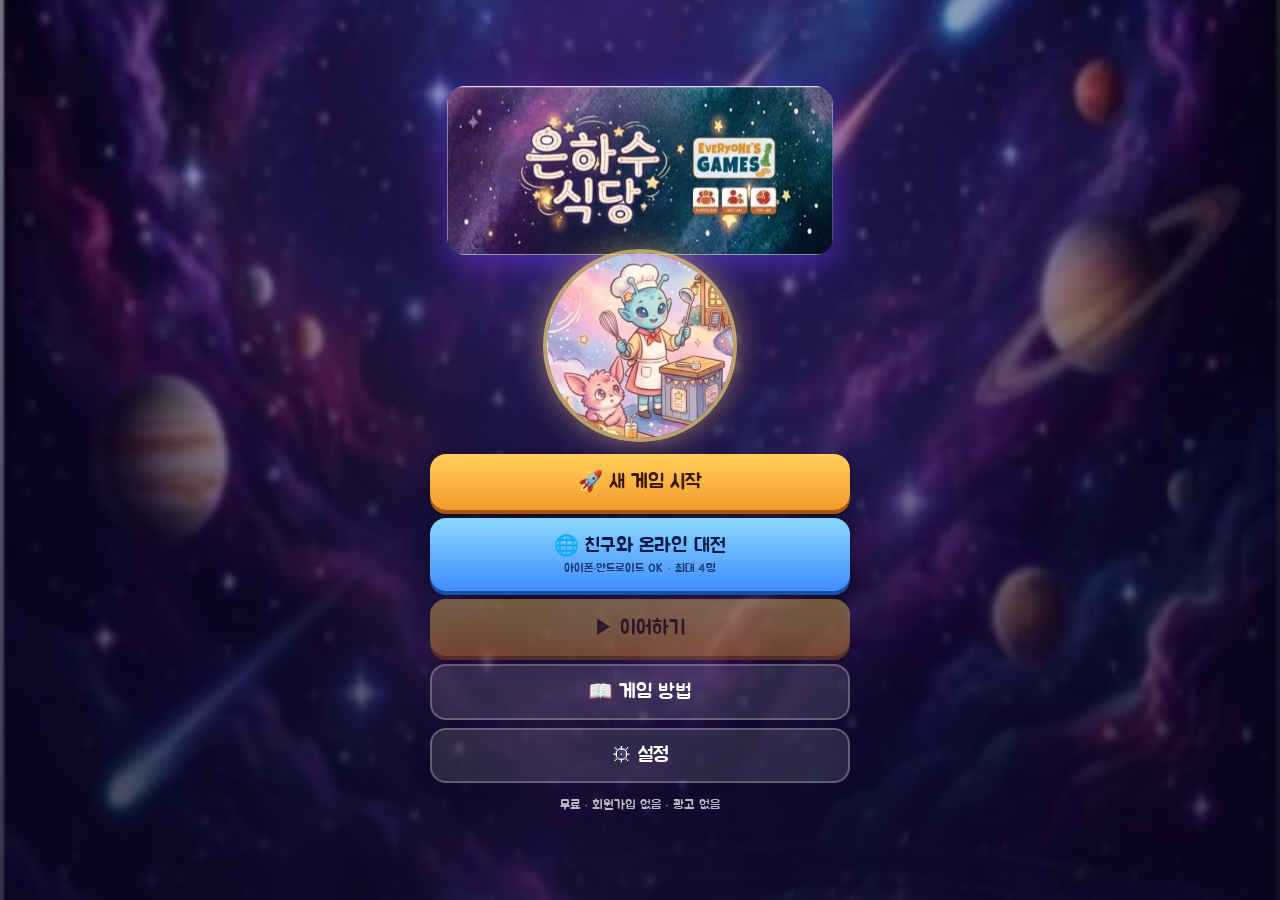
<file: galaxy-diner/index.html>
<!DOCTYPE html>
<html lang="ko">
<head>
<meta charset="utf-8">
<meta name="viewport" content="width=device-width, initial-scale=1, viewport-fit=cover, user-scalable=no">
<title>은하수식당 - AI 카드게임</title>
<meta name="description" content="외계 식당의 주인이 되어 외계인 손님을 대접하세요! 은하수식당 AI 대전 카드게임 (무료, 설치 없음)">
<meta property="og:type" content="website">
<meta property="og:url" content="https://heonam5-create.github.io/death-survivor/galaxy-diner/">
<meta property="og:title" content="은하수식당 - AI 카드게임">
<meta property="og:description" content="링크를 누르면 바로 시작! 친구와 최대 4인 온라인 대전 · AI 대전">
<meta property="og:image" content="https://heonam5-create.github.io/death-survivor/galaxy-diner/img/og.jpg">
<meta name="theme-color" content="#2a1450">
<meta name="mobile-web-app-capable" content="yes">
<meta name="apple-mobile-web-app-capable" content="yes">
<meta name="apple-mobile-web-app-status-bar-style" content="black-translucent">
<meta name="apple-mobile-web-app-title" content="은하수식당">
<link rel="manifest" href="manifest.json">
<link rel="icon" href="img/icon-192.png">
<link rel="apple-touch-icon" href="img/icon-192.png">
<link rel="preconnect" href="https://fonts.googleapis.com">
<link href="https://fonts.googleapis.com/css2?family=Jua&display=swap" rel="stylesheet">
<link rel="stylesheet" href="css/style.css?v=7">
</head>
<body>
<div id="app">
  <!-- 시작 메뉴 -->
  <section id="scr-menu" class="screen on">
    <div class="menu-wrap">
      <img class="title-img" src="img/ui/title.webp" alt="은하수식당">
      <img class="chef-img" src="img/ui/chef.webp" alt="">
      <div class="menu-btns">
        <button class="btn big" id="b-new">🚀 새 게임 시작</button>
        <button class="btn big online" id="b-online">🌐 친구와 온라인 대전<small>아이폰·안드로이드 OK · 최대 4명</small></button>
        <button class="btn big" id="b-cont">▶ 이어하기</button>
        <button class="btn big ghost" id="b-rules">📖 게임 방법</button>
        <button class="btn big ghost" id="b-set">⚙ 설정</button>
      </div>
      <div class="menu-foot">무료 · 회원가입 없음 · 광고 없음</div>
    </div>
  </section>

  <!-- 새 게임 설정 -->
  <section id="scr-setup" class="screen">
    <div class="panel-page">
      <h2>새 게임</h2>
      <h3>플레이 인원</h3>
      <div class="seg" id="seg-n">
        <button data-v="2">2인<small>나 + AI 1</small></button>
        <button data-v="3" class="on">3인<small>나 + AI 2</small></button>
        <button data-v="4">4인<small>나 + AI 3</small></button>
      </div>
      <h3>AI 난이도</h3>
      <div class="seg" id="seg-d">
        <button data-v="easy">쉬움<small>처음 배울 때</small></button>
        <button data-v="normal" class="on">보통<small>일반 플레이어</small></button>
        <button data-v="hard">어려움<small>숙련자</small></button>
      </div>
      <button class="btn big" id="b-start">게임 시작!</button>
      <button class="btn ghost" data-back>← 뒤로</button>
    </div>
  </section>

  <!-- 온라인 대전 -->
  <section id="scr-online" class="screen">
    <div class="panel-page">
      <h2>🌐 온라인 대전</h2>
      <p class="info" style="text-align:center">친구 폰과 최대 4명까지 실시간 대결!<br>아이폰·안드로이드 상관없음 · 무료 · 설치 없음</p>
      <h3>내 닉네임</h3>
      <input id="on-nick" class="inp" maxlength="8" placeholder="예: 은하요리사" autocomplete="off">
      <button class="btn big" id="on-host">🏠 방 만들기</button>
      <h3>친구 방에 참가</h3>
      <input id="on-code" class="inp code" maxlength="5" placeholder="방 코드 5자리" autocomplete="off" autocapitalize="characters" spellcheck="false">
      <button class="btn big" id="on-join">🚪 참가하기</button>
      <p id="on-status" class="mini" style="text-align:center;min-height:18px"></p>
      <button class="btn ghost hidden" id="on-ext">🌐 사파리·크롬으로 열기 (카톡에서 연결이 안 될 때)</button>
      <button class="btn ghost" data-back>← 뒤로</button>
    </div>
  </section>

  <!-- 온라인 대기실 -->
  <section id="scr-lobby" class="screen">
    <div class="panel-page" id="lobby-body"></div>
  </section>

  <!-- 게임 방법 -->
  <section id="scr-rules" class="screen">
    <div class="panel-page scroll" id="rules-body"></div>
  </section>

  <!-- 설정 -->
  <section id="scr-set" class="screen">
    <div class="panel-page">
      <h2>설정</h2>
      <label class="row-set">효과음 <input type="checkbox" id="o-sfx" checked></label>
      <label class="row-set">배경음악 <input type="checkbox" id="o-bgm" checked></label>
      <label class="row-set">빠른 진행 (AI 연출 짧게) <input type="checkbox" id="o-fast"></label>
      <button class="btn ghost" id="b-share">🔗 친구에게 링크 공유</button>
      <button class="btn ghost" id="b-wipe">🗑 저장 데이터 지우기</button>
      <button class="btn ghost" data-back>← 뒤로</button>
      <p class="ver">은하수식당 디지털판 v1.3 (온라인 대전)</p>
    </div>
  </section>

  <!-- 게임 화면 -->
  <section id="scr-game" class="screen">
    <header id="g-top">
      <div class="top-l"><span id="t-round">1/4 라운드</span><span id="t-turn"></span></div>
      <div class="top-r"><span id="t-acts"></span><button class="icon-btn" id="b-gmenu">☰</button></div>
    </header>
    <div id="g-players"></div>
    <main id="g-board">
      <div id="g-market"></div>
      <div id="g-guests"></div>
      <div id="g-rows"></div>
    </main>
    <footer id="g-me">
      <div id="g-prompt"></div>
      <div id="g-hand"></div>
      <div id="g-actions">
        <button class="act" id="a-draw"><b>①</b>카드 얻기</button>
        <button class="act" id="a-dice"><b>②</b>조커주사위<br>받기</button>
        <button class="act" id="a-serve"><b>③</b>요리 제공</button>
        <button class="act" id="a-guest"><b>④</b>손님 대접</button>
        <button class="act sm" id="a-exp">📋<br>전문가</button>
      </div>
    </footer>
  </section>
</div>
<div id="fx"></div>
<div id="modal" class="hidden"><div class="m-box" id="m-box"></div></div>
<div id="toast"></div>
<script src="js/data.js?v=7"></script>
<script src="js/engine.js?v=7"></script>
<script src="js/ai.js?v=7"></script>
<script src="js/audio.js?v=7"></script>
<script src="js/net.js?v=7"></script>
<script src="js/ui.js?v=7"></script>
</body>
</html>
</file>
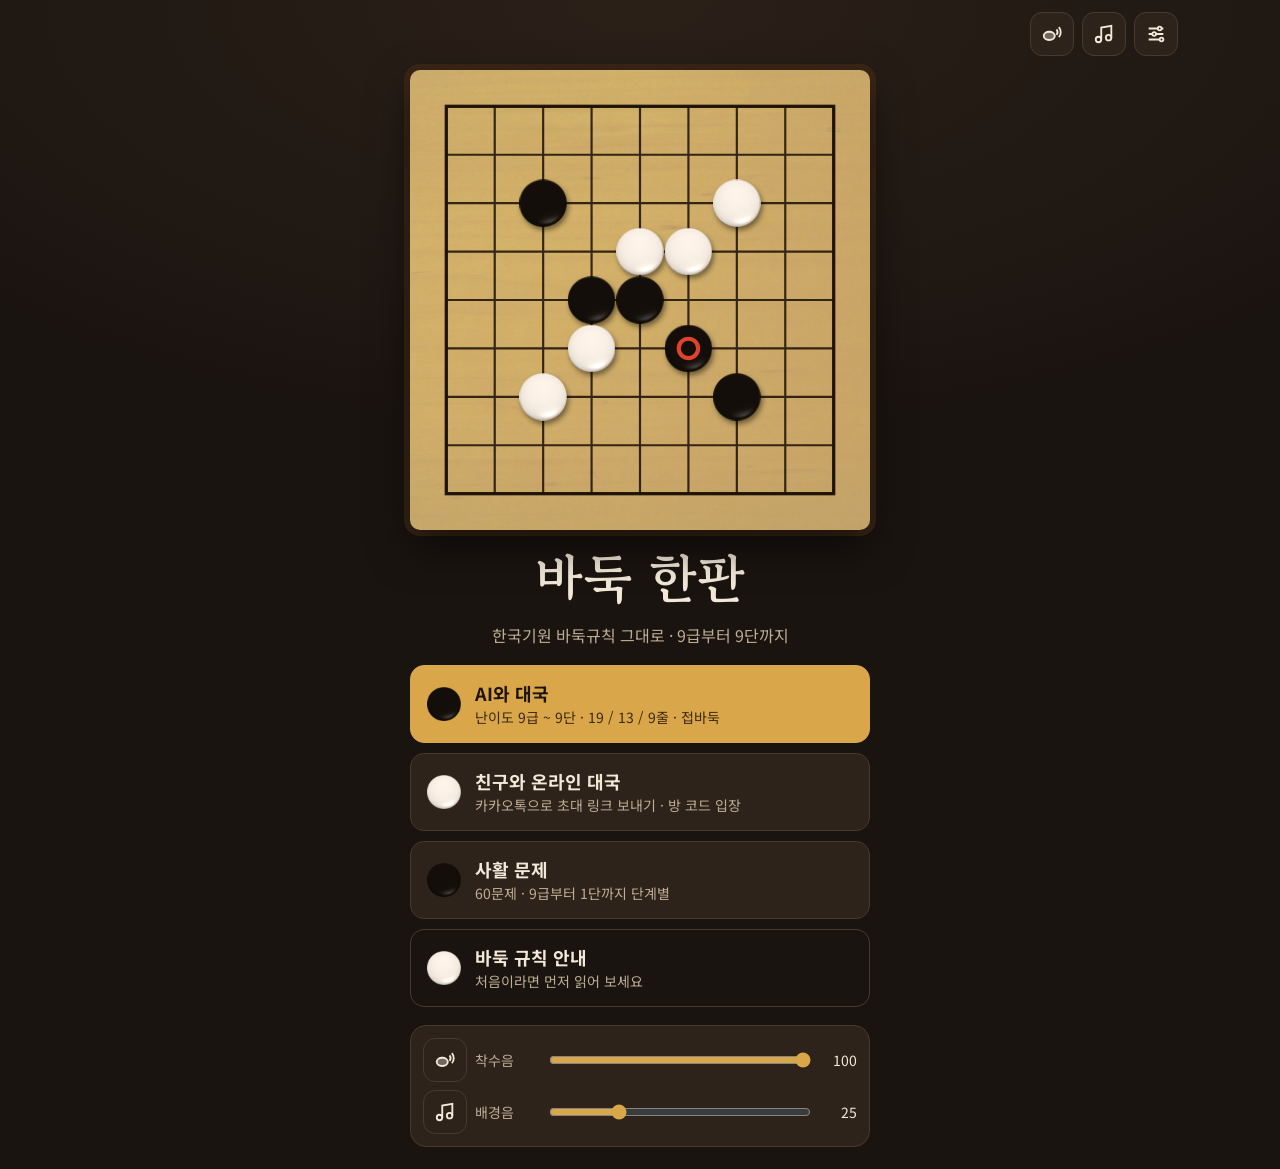
<file: baduk/index (3).html>
<!DOCTYPE html>
<html lang="ko">
<head>
<meta charset="utf-8">
<meta name="viewport" content="width=device-width,initial-scale=1,viewport-fit=cover">
<meta name="theme-color" content="#1a1410">
<meta name="description" content="한국기원 규칙으로 두는 바둑 — AI 대국(9급~9단), 카카오톡 초대 온라인 대국, 사활 문제">
<meta property="og:title" content="바둑 한판">
<meta property="og:description" content="바둑 한 판 두실래요? 링크를 누르면 바로 대국이 시작돼요.">
<title>바둑 한판</title>
<link rel="preconnect" href="https://fonts.googleapis.com">
<link href="https://fonts.googleapis.com/css2?family=Gowun+Batang:wght@700&family=Noto+Sans+KR:wght@400;600;700&display=swap" rel="stylesheet">
<style>/*
VOICE: 조용한 기원(棋院)의 대국실 — 차분하고 정중하게
IDEA: 호두나무 대국 테이블 위에 놓인 바둑판, 옆에 놓인 기보 노트
PICTURE: 실제 나무결 바둑판이 화면의 주인공 (돌·판 에셋)
COLOUR and TYPE: 짙은 호두색 바탕, 미색 글씨, 놋쇠색 강조 / Gowun Batang 제목 + Noto Sans KR 본문
LAYOUT: 휴대폰 세로 기준 — 위 대국자, 가운데 판, 아래 조작. 넓으면 판 옆에 패널
*/
:root{--bg:#1a1410;--bg2:#241b15;--panel:#2d231b;--line:#4a3a2c;--ink:#f2e9d8;--mute:#bfae94;--acc:#d9a64a;--acc2:#f0c46c;--red:#d6452f;--ok:#7fb069}
*{box-sizing:border-box;min-width:0;-webkit-tap-highlight-color:transparent}
html,body{margin:0;height:100%;background:var(--bg);color:var(--ink);font:16px/1.5 'Noto Sans KR',system-ui,-apple-system,'Apple SD Gothic Neo','Malgun Gothic',sans-serif;overflow-x:clip}
body{background:radial-gradient(120% 80% at 50% 0%,#2b2018 0%,var(--bg) 60%)}
button{font:inherit;color:inherit}
.hidden{display:none!important}
.app{max-width:1100px;margin:0 auto;padding:max(10px,env(safe-area-inset-top)) 12px max(14px,env(safe-area-inset-bottom));min-height:100%}
h1,h2,h3{font-family:'Gowun Batang',serif;font-weight:700;margin:0;line-height:1.1;text-wrap:balance}
.top{display:flex;align-items:center;gap:8px;min-height:48px}
.top .ttl{font-family:'Gowun Batang',serif;font-size:20px;font-weight:700;flex:1;white-space:nowrap;overflow:hidden;text-overflow:ellipsis}
.icon{width:44px;height:44px;border-radius:12px;border:1px solid var(--line);background:var(--panel);display:grid;place-items:center;cursor:pointer;flex:none}
.icon svg{width:22px;height:22px}
.icon.off{opacity:.45}
.btn{min-height:48px;padding:10px 16px;border-radius:14px;border:1px solid var(--line);background:var(--panel);cursor:pointer;font-weight:600;font-size:16px}
.btn:focus-visible,.icon:focus-visible,.chip:focus-visible{outline:3px solid var(--acc2);outline-offset:2px}
.btn.pri{background:var(--acc);border-color:var(--acc);color:#1d140a}
.btn.ghost{background:transparent}
.btn.sm{min-height:44px;padding:8px 12px;font-size:15px}
.btn:disabled{opacity:.4;cursor:default}
/* 홈 */
.hero{display:grid;gap:18px;padding:12px 0 8px}
.hero .boardpic{width:min(100%,460px);aspect-ratio:1;margin:0 auto;border-radius:10px;box-shadow:0 18px 40px #0008,0 0 0 6px #3a2617;position:relative;overflow:hidden}
.hero .boardpic canvas{width:100%;height:100%;display:block}
.hero h1{font-size:clamp(34px,8vw,52px);text-align:center}
.hero p{margin:0;text-align:center;color:var(--mute)}
.menu{display:grid;gap:10px;max-width:460px;margin:0 auto;width:100%}
.menu .big{display:flex;align-items:center;gap:14px;text-align:left;padding:14px 16px;min-height:64px}
.menu .big b{display:block;font-size:18px}
.menu .big small{display:block;color:var(--mute);font-weight:400;font-size:14px}
.menu .big .dot{width:34px;height:34px;flex:none;background-size:contain;background-repeat:no-repeat}
/* 시트(설정창) */
.sheet{position:fixed;inset:0;background:#000a;display:grid;place-items:end center;z-index:30;padding:10px}
.sheet>.card{width:min(560px,100%);max-height:92vh;overflow:auto;background:var(--bg2);border:1px solid var(--line);border-radius:20px;padding:18px 16px calc(18px + env(safe-area-inset-bottom))}
@media(min-width:700px){.sheet{place-items:center}}
.card h2{font-size:24px;margin-bottom:6px}
.card .lead{color:var(--mute);margin:0 0 12px;font-size:15px}
.field{margin:14px 0}
.field>label{display:block;font-weight:700;margin-bottom:8px;font-size:15px}
.chips{display:flex;flex-wrap:wrap;gap:6px}
.chip{min-height:44px;min-width:52px;padding:8px 12px;border-radius:12px;border:1px solid var(--line);background:var(--panel);cursor:pointer;font-weight:600}
.chip[aria-pressed=true]{background:var(--acc);color:#1d140a;border-color:var(--acc)}
.lvgrid{display:grid;grid-template-columns:repeat(6,minmax(0,1fr));gap:6px}
.lvgrid .chip{min-width:0;padding:8px 0}
.lvnote{margin-top:8px;color:var(--mute);font-size:14px;min-height:42px}
.row{display:flex;gap:8px;flex-wrap:wrap}
.row>.btn{flex:1}
input[type=text]{width:100%;min-height:48px;border-radius:12px;border:1px solid var(--line);background:#1b1511;color:var(--ink);font-size:18px;padding:8px 12px;letter-spacing:.06em}
/* 대국 화면 */
.game{display:grid;gap:10px}
@media(min-width:900px){.game{grid-template-columns:minmax(0,1fr) 330px;align-items:start}}
.players{display:grid;grid-template-columns:1fr 1fr;gap:8px}
.pl{display:flex;align-items:center;gap:10px;padding:8px 10px;border-radius:14px;background:var(--panel);border:2px solid transparent;transition:border-color .2s}
.pl.turn{border-color:var(--acc)}
.pl .st{width:30px;height:30px;flex:none;background-size:contain;background-repeat:no-repeat}
.pl .nm{font-weight:700;white-space:nowrap;overflow:hidden;text-overflow:ellipsis}
.pl .sub{font-size:13px;color:var(--mute);white-space:nowrap}
.boardwrap{position:relative;width:100%;max-width:min(92vh,760px);margin:0 auto;aspect-ratio:1}
.boardwrap canvas{position:absolute;inset:0;width:100%;height:100%;touch-action:manipulation;border-radius:8px;box-shadow:0 14px 34px #0009}
.bubble{position:absolute;left:50%;top:10px;transform:translateX(-50%);background:#f7efe0;color:#2a1d12;padding:8px 14px;border-radius:14px;font-weight:700;box-shadow:0 6px 16px #0006;z-index:5;max-width:90%;text-align:center;pointer-events:none;animation:pop .25s ease-out}
@keyframes pop{from{transform:translate(-50%,-6px);opacity:0}to{transform:translate(-50%,0);opacity:1}}
@media(prefers-reduced-motion:reduce){.bubble{animation:none}}
.status{min-height:26px;text-align:center;color:var(--mute);font-size:15px}
.status b{color:var(--ink)}
.controls{display:grid;grid-template-columns:repeat(4,minmax(0,1fr));gap:6px}
.controls .btn{padding:8px 4px;font-size:15px}
.side{display:grid;gap:10px}
.panel{background:var(--panel);border:1px solid var(--line);border-radius:16px;padding:12px}
.panel h3{font-size:17px;margin-bottom:8px}
.sound{display:grid;gap:8px}
.sline{display:grid;grid-template-columns:44px 64px minmax(0,1fr) 40px;align-items:center;gap:8px}
.sline span{font-size:14px;color:var(--mute)}
.sline output{font-size:14px;text-align:right;font-variant-numeric:tabular-nums}
input[type=range]{width:100%;accent-color:var(--acc);height:32px}
.emotes{display:flex;flex-wrap:wrap;gap:6px}
.thinking{display:inline-flex;gap:3px;vertical-align:middle}
.thinking i{width:6px;height:6px;border-radius:50%;background:var(--acc);animation:th 1s infinite}
.thinking i:nth-child(2){animation-delay:.15s}.thinking i:nth-child(3){animation-delay:.3s}
@keyframes th{0%,100%{opacity:.2}50%{opacity:1}}
.toast{position:fixed;left:50%;bottom:calc(18px + env(safe-area-inset-bottom));transform:translateX(-50%);background:#f7efe0;color:#22170e;padding:10px 16px;border-radius:12px;font-weight:600;z-index:50;box-shadow:0 8px 24px #0008;max-width:92vw;text-align:center}
.result{font-family:'Gowun Batang',serif;font-size:28px;text-align:center;margin:6px 0}
.code{font-family:ui-monospace,monospace;font-size:34px;letter-spacing:.18em;text-align:center;font-weight:700;color:var(--acc2);margin:8px 0}
.guide{font-size:15px}
.guide h3{font-size:18px;margin:14px 0 4px}
.guide p,.guide li{color:#e6dccb;margin:4px 0}
.guide ul{padding-left:20px;margin:4px 0}
/* 사활 */
.tlist{display:grid;grid-template-columns:repeat(auto-fill,minmax(64px,1fr));gap:6px}
.tlist .chip{padding:8px 0}
.tlist .chip.done{border-color:var(--ok);color:var(--ok)}
.lvtabs{display:flex;gap:6px;overflow-x:auto;padding-bottom:6px;scroll-snap-type:x mandatory}
.lvtabs .chip{flex:none;scroll-snap-align:start}
.explain{font-size:15px;line-height:1.6}
.explain .ok{color:var(--ok);font-weight:700}
.explain .ng{color:#ff8a73;font-weight:700}

.status:empty{display:none}
</style>
</head>
<body>
<div class="app">
  <!-- 홈 -->
  <section class="screen" id="home">
    <div class="top"><div class="ttl"></div>
      <button class="icon" id="qStone" data-s="stone" aria-label="착수음 켜기/끄기"><svg viewBox="0 0 24 24" fill="none" stroke="currentColor" stroke-width="2"><ellipse cx="9" cy="14" rx="6" ry="4.5" fill="currentColor" opacity=".35"/><ellipse cx="9" cy="14" rx="6" ry="4.5"/><path d="M17 7a5 5 0 010 6M19.5 4.5a8.5 8.5 0 010 11"/></svg></button>
      <button class="icon" id="qBgm" data-s="bgm" aria-label="배경음 켜기/끄기"><svg viewBox="0 0 24 24" fill="none" stroke="currentColor" stroke-width="2"><path d="M9 18V5l11-2v13"/><circle cx="6" cy="18" r="3"/><circle cx="17" cy="16" r="3"/></svg></button>
      <button class="icon goSet" aria-label="설정"><svg viewBox="0 0 24 24" fill="none" stroke="currentColor" stroke-width="2"><path d="M4 6h10M18 6h2M4 12h4M12 12h8M4 18h12M20 18h0"/><circle cx="16" cy="6" r="2"/><circle cx="10" cy="12" r="2"/><circle cx="18" cy="18" r="2"/></svg></button>
    </div>
    <div class="hero">
      <div class="boardpic"><canvas id="heroCv"></canvas></div>
      <h1>바둑 한판</h1>
      <p>한국기원 바둑규칙 그대로 · 9급부터 9단까지</p>
      <div class="menu">
        <button class="btn big hidden" id="resume"><span class="dot dot1"></span><span><b>두던 대국 이어 두기</b><small>저장된 AI 대국으로 돌아가요</small></span></button>
        <button class="btn big pri" id="mAI"><span class="dot dot1"></span><span><b>AI와 대국</b><small style="color:#3b2a12">난이도 9급 ~ 9단 · 19 / 13 / 9줄 · 접바둑</small></span></button>
        <button class="btn big" id="mOnline"><span class="dot dot2"></span><span><b>친구와 온라인 대국</b><small>카카오톡으로 초대 링크 보내기 · 방 코드 입장</small></span></button>
        <button class="btn big" id="mTsume"><span class="dot dot1"></span><span><b>사활 문제</b><small id="tsCountAll">혼자 푸는 묘수풀이</small></span></button>
        <button class="btn big ghost" id="mGuide"><span class="dot dot2"></span><span><b>바둑 규칙 안내</b><small>처음이라면 먼저 읽어 보세요</small></span></button>
      </div>
      <div class="panel sound" style="max-width:460px;margin:0 auto;width:100%"></div>
    </div>
  </section>

  <!-- 대국 -->
  <section class="screen hidden" id="game">
    <div class="top">
      <button class="icon goHome" aria-label="처음으로"><svg viewBox="0 0 24 24" fill="none" stroke="currentColor" stroke-width="2.2"><path d="M15 5l-7 7 7 7"/></svg></button>
      <div class="ttl" id="gTitle">대국</div>
      <button class="icon goHelp" aria-label="규칙 안내"><svg viewBox="0 0 24 24" fill="none" stroke="currentColor" stroke-width="2"><circle cx="12" cy="12" r="9"/><path d="M9.5 9a2.5 2.5 0 015 .5c0 1.7-2.5 2-2.5 4M12 17h.01"/></svg></button>
      <button class="icon goSet" aria-label="설정"><svg viewBox="0 0 24 24" fill="none" stroke="currentColor" stroke-width="2"><path d="M4 6h10M18 6h2M4 12h4M12 12h8M4 18h12"/><circle cx="16" cy="6" r="2"/><circle cx="10" cy="12" r="2"/><circle cx="18" cy="18" r="2"/></svg></button>
    </div>
    <div class="game">
      <div style="display:grid;gap:10px">
        <div class="players">
          <div class="pl" id="pl1"><span class="st"></span><div><div class="nm"></div><div class="sub"></div></div></div>
          <div class="pl" id="pl2"><span class="st"></span><div><div class="nm"></div><div class="sub"></div></div></div>
        </div>
        <div class="boardwrap"><canvas id="gameCv" aria-label="바둑판"></canvas><div class="bubble hidden" id="bubble"></div></div>
        <div class="status" id="status" aria-live="polite"></div>
        <div class="status" id="netState" style="color:#ff8a73"></div>
        <div class="controls" id="controls"></div>
      </div>
      <div class="side">
        <div class="panel hidden" id="resultBox"></div>
        <div class="panel hidden" id="emoteBox"><h3>온라인 대국</h3><p style="margin:0;color:var(--mute);font-size:14px">[인사] 버튼으로 상대에게 짧은 인사를 보낼 수 있어요. 대국이 끝나면 [다시 한 판]으로 흑백을 바꿔 둡니다.</p></div>
        <div class="panel"><h3>소리</h3><div class="sound"></div></div>
      </div>
    </div>
  </section>

  <!-- 사활 -->
  <section class="screen hidden" id="tsumego">
    <div class="top">
      <button class="icon" id="tsBack" aria-label="뒤로"><svg viewBox="0 0 24 24" fill="none" stroke="currentColor" stroke-width="2.2"><path d="M15 5l-7 7 7 7"/></svg></button>
      <div class="ttl">사활 문제</div>
      <button class="icon goSet" aria-label="설정"><svg viewBox="0 0 24 24" fill="none" stroke="currentColor" stroke-width="2"><path d="M4 6h10M18 6h2M4 12h4M12 12h8M4 18h12"/><circle cx="16" cy="6" r="2"/><circle cx="10" cy="12" r="2"/><circle cx="18" cy="18" r="2"/></svg></button>
    </div>
    <div id="tsListBox">
      <p style="color:var(--mute);margin:4px 0 10px">단계를 고르고 문제 번호를 누르세요. 모든 문제는 <b style="color:var(--ink)">흑 차례</b>예요. 푼 문제는 초록색으로 표시돼요.</p>
      <div class="lvtabs" id="tsTabs"></div>
      <p id="tsCount" style="margin:8px 0;font-weight:700"></p>
      <div class="tlist" id="tsList"></div>
      <div class="panel guide" style="margin-top:14px"><h3>사활 기초</h3>
        <ul><li><b>두 눈</b>: 떨어진 눈이 두 개 있으면 상대가 둘 곳이 없어 살아요.</li>
        <li><b>급소</b>: 눈 모양의 한가운데. 잡을 때도 살 때도 먼저 차지하면 이겨요.</li>
        <li><b>먹여치기</b>: 일부러 따내지게 돌을 던져 넣어 눈을 가짜로 만드는 수.</li>
        <li><b>환격</b>: 한 점을 내주고, 따낸 상대 돌을 되따내는 수.</li>
        <li><b>빅</b>: 서로 잡으러 들어가면 내가 잡히는 상태. 이 경우도 산 것으로 봐요.</li></ul></div>
    </div>
    <div id="tsPlay" class="hidden game">
      <div style="display:grid;gap:10px">
        <div class="status" id="tsHead" style="color:var(--ink);font-size:17px"></div>
        <div class="boardwrap" id="tsWrap" style="max-width:760px"><canvas id="tsCv" aria-label="사활 문제판"></canvas><div class="bubble hidden" id="tsCheer" style="font-size:18px"></div></div>
        <div class="controls"><button class="btn" id="tsPrev">이전</button><button class="btn" id="tsHint">힌트</button><button class="btn" id="tsAns">정답 보기</button><button class="btn pri" id="tsNext">다음</button></div>
        <button class="btn ghost" id="tsRetry">처음부터 다시</button>
      </div>
      <div class="side"><div class="panel explain" id="tsExplain"></div><p id="tsSrc" style="color:var(--mute);font-size:13px;margin:0"></p></div>
    </div>
  </section>
</div>
<div class="sheet hidden" id="sheet"></div>
<div class="toast hidden" id="toast" role="status"></div>
<script>
var ASSET = {"wood":"[data-uri]","black":"[data-uri]","white":"[data-uri]","click":"[data-uri]","bgm":"bgm.mp3"};
var PROBLEMS = [{"id":"cho1-10","c":"cho1","src":"조치훈 사활대백과 초급 10번","goal":"live","B":[[5,0],[0,1],[1,1],[2,1],[3,1],[4,1]],"W":[[2,0],[4,0],[5,1],[6,1],[0,2],[1,2],[2,2],[3,2],[4,2]],"crop":[0,0,7,4],"tree":[{"m":[1,0],"r":[6,0],"n":[{"m":[3,0],"end":1},{"m":[5,2],"r":[3,0],"n":[{"m":[5,0],"r":[2,0],"n":[{"m":[3,0],"end":1},{"m":[4,0],"end":1}]}]}]}],"wrong":[[[0,0],[1,0]],[[3,0],[1,0]],[[5,2],[1,0]],[[6,2],[1,0]]],"intro":"흑 돌을 살리는 문제예요. 눈 두 개를 만들어 보세요.","expl":"흑 1이 단수! 단수로 백을 몰아 응수를 강요하면서 모양을 무너뜨려요. 흑은 두 눈을 만들어 살아요. 중간에 내준 돌은 살기 위한 희생이에요.","hint":"백 돌의 활로를 하나만 남기는 수부터 찾아보세요.","tech":"단수","wrongTip":"이 수로는 눈 하나밖에 못 만들어요. 급소나 집을 넓히는 수를 찾아보세요.","lv":0},{"id":"cho1-93","c":"cho1","src":"조치훈 사활대백과 초급 93번","goal":"live","B":[[2,0],[2,1],[0,2],[1,2]],"W":[[1,0],[0,1],[3,1],[3,2],[0,3],[1,3],[2,3]],"crop":[0,0,5,4],"tree":[{"m":[1,1],"r":[3,0],"n":[{"m":[0,0],"end":1}]}],"wrong":[[[3,0],[0,0]],[[2,2],[0,0]]],"intro":"흑 돌을 살리는 문제예요. 눈 두 개를 만들어 보세요.","expl":"흑 1이 단수! 단수로 백을 몰아 응수를 강요하면서 모양을 무너뜨려요. 흑은 두 눈을 만들어 살아요.","hint":"백 돌의 활로를 하나만 남기는 수부터 찾아보세요.","tech":"단수","wrongTip":"이 수로는 눈 하나밖에 못 만들어요. 급소나 집을 넓히는 수를 찾아보세요.","lv":0},{"id":"cho1-47","c":"cho1","src":"조치훈 사활대백과 초급 47번","goal":"live","B":[[3,0],[2,1],[3,1],[0,2],[1,2]],"W":[[4,0],[4,1],[2,2],[3,2],[4,2],[0,3],[1,3]],"crop":[0,0,5,4],"tree":[{"m":[1,0],"r":[0,0],"n":[{"m":[0,1],"end":1},{"m":[1,1],"end":1},{"m":[2,3],"r":[0,1],"n":[{"m":[1,1],"end":1}]}]}],"wrong":[[[0,0],[1,0]],[[2,0],[0,0]],[[0,1],[1,0]],[[1,1],[1,0]],[[2,3],[1,0]],[[3,3],[1,0]],[[4,3],[1,0]]],"intro":"흑 돌을 살리는 문제예요. 눈 두 개를 만들어 보세요.","expl":"흑 1이 넓히기! 변 쪽으로 집을 넓혀 눈 두 개를 만들 공간을 확보해요. 흑은 두 눈을 만들어 살아요.","hint":"집을 넓힐 수 있는 쪽을 찾아보세요.","tech":"넓히기","wrongTip":"이 수로는 눈 하나밖에 못 만들어요. 급소나 집을 넓히는 수를 찾아보세요.","lv":0},{"id":"cho1-5","c":"cho1","src":"조치훈 사활대백과 초급 5번","goal":"kill","B":[[1,0],[3,0],[5,0],[5,1],[0,2],[1,2],[2,2],[3,2],[4,2],[5,2]],"W":[[4,0],[0,1],[1,1],[2,1],[3,1],[4,1]],"crop":[0,0,6,4],"tree":[{"m":[2,0],"r":[0,0],"n":[{"m":[2,0],"r":null,"end":1}]}],"wrong":[[[0,0],[2,0]]],"intro":"백 돌을 잡는 문제예요. 백이 두 눈을 만들지 못하게 하세요.","expl":"흑 1이 먹여치기! 백의 눈 자리에 돌을 던져 넣는 먹여치기예요. 백이 따내더라도 그 자리는 진짜 눈이 되지 못해요. 백은 끝내 두 눈을 만들 수 없어 죽은 돌이 돼요.","hint":"상대가 따낼 수 있는 곳에 일부러 두는 수가 있어요.","tech":"먹여치기","wrongTip":"백이 집을 넓히거나 급소를 먼저 차지하면 두 눈이 생겨요. 다시 생각해 보세요.","lv":0},{"id":"cho1-3","c":"cho1","src":"조치훈 사활대백과 초급 3번","goal":"live","B":[[4,0],[0,1],[1,1],[2,1],[3,1]],"W":[[3,0],[5,0],[5,1],[0,2],[1,2],[2,2],[3,2],[4,2]],"crop":[0,0,6,4],"tree":[{"m":[4,1],"r":[0,0],"n":[{"m":[1,0],"end":1},{"m":[2,0],"end":1}]}],"wrong":[[[0,0],[1,0]],[[1,0],[4,1]],[[2,0],[4,1]]],"intro":"흑 돌을 살리는 문제예요. 눈 두 개를 만들어 보세요.","expl":"흑 1이 넓히기! 변 쪽으로 집을 넓혀 눈 두 개를 만들 공간을 확보해요. 흑은 두 눈을 만들어 살아요.","hint":"집을 넓힐 수 있는 쪽을 찾아보세요.","tech":"넓히기","wrongTip":"이 수로는 눈 하나밖에 못 만들어요. 급소나 집을 넓히는 수를 찾아보세요.","lv":0},{"id":"cho1-22","c":"cho1","src":"조치훈 사활대백과 초급 22번","goal":"live","B":[[4,0],[1,1],[2,1],[3,1],[4,1],[0,2]],"W":[[2,0],[5,0],[5,1],[2,2],[3,2],[4,2],[5,2],[0,3],[1,3]],"crop":[0,0,6,4],"tree":[{"m":[1,0],"r":[0,0],"n":[{"m":[3,0],"r":[1,2],"n":[{"m":[0,1],"end":1}]}]}],"wrong":[[[0,0],[1,0]],[[0,1],[1,0]],[[1,2],[1,0]],[[2,3],[1,0]],[[3,3],[1,0]],[[4,3],[1,0]],[[5,3],[1,0]]],"intro":"흑 돌을 살리는 문제예요. 눈 두 개를 만들어 보세요.","expl":"흑 1이 단수! 단수로 백을 몰아 응수를 강요하면서 모양을 무너뜨려요. 흑은 두 눈을 만들어 살아요. 백의 버팀에도 정확히 응수하는 것이 중요해요.","hint":"백 돌의 활로를 하나만 남기는 수부터 찾아보세요.","tech":"단수","wrongTip":"이 수로는 눈 하나밖에 못 만들어요. 급소나 집을 넓히는 수를 찾아보세요.","lv":0},{"id":"cho1-49","c":"cho1","src":"조치훈 사활대백과 초급 49번","goal":"live","B":[[3,0],[1,1],[3,1],[1,2],[3,2]],"W":[[4,0],[4,1],[4,2],[0,3],[1,3],[2,3],[3,3],[4,3]],"crop":[0,0,5,4],"tree":[{"m":[1,0],"r":[0,2],"n":[{"m":[0,1],"r":[2,0],"n":[{"m":[2,1],"end":1},{"m":[2,2],"end":1}]}]},{"m":[2,2],"r":[0,2],"n":[{"m":[0,1],"r":[0,0],"n":[{"m":[1,0],"end":1},{"m":[2,0],"end":1}]}]}],"wrong":[[[0,0],[1,0]],[[2,0],[0,1]],[[0,1],[1,0]],[[2,1],[1,0]],[[0,2],[1,0]]],"intro":"흑 돌을 살리는 문제예요. 눈 두 개를 만들어 보세요.","expl":"흑 1이 넓히기! 변 쪽으로 집을 넓혀 눈 두 개를 만들 공간을 확보해요. 흑은 두 눈을 만들어 살아요. 백의 버팀에도 정확히 응수하는 것이 중요해요.","hint":"집을 넓힐 수 있는 쪽을 찾아보세요.","tech":"넓히기","wrongTip":"이 수로는 눈 하나밖에 못 만들어요. 급소나 집을 넓히는 수를 찾아보세요.","lv":0},{"id":"cho1-53","c":"cho1","src":"조치훈 사활대백과 초급 53번","goal":"live","B":[[0,0],[4,0],[0,1],[1,1],[2,1],[4,1],[4,2]],"W":[[1,0],[5,0],[5,1],[2,2],[5,2],[1,3],[3,3],[4,3],[5,3]],"crop":[0,0,6,4],"tree":[{"m":[3,2],"r":[2,0],"n":[{"m":[3,0],"r":[1,0],"end":1}]}],"wrong":[[[2,0],[3,1]],[[3,0],[3,2]],[[3,1],[2,0]],[[0,2],[2,0]],[[1,2],[2,0]],[[0,3],[2,0]]],"intro":"흑 돌을 살리는 문제예요. 눈 두 개를 만들어 보세요.","expl":"흑 1이 급소! 눈 두 개가 갈라지는 급소를 먼저 차지해 살아요. 흑은 두 눈을 만들어 살아요.","hint":"백이 두면 흑이 죽는 자리, 그곳이 흑의 급소예요.","tech":"급소","wrongTip":"이 수로는 눈 하나밖에 못 만들어요. 급소나 집을 넓히는 수를 찾아보세요.","lv":0},{"id":"cho1-143","c":"cho1","src":"조치훈 사활대백과 초급 143번","goal":"kill","B":[[0,0],[4,0],[4,1],[0,2],[3,2],[4,2],[0,3],[1,3],[2,3]],"W":[[3,0],[0,1],[1,1],[3,1],[1,2],[2,2]],"crop":[0,0,5,4],"tree":[{"m":[2,0],"r":null,"end":1}],"wrong":[[[1,0],[2,0]],[[2,1],[2,0]],[[3,3],[1,0]],[[4,3],[1,0]]],"intro":"백 돌을 잡는 문제예요. 백이 두 눈을 만들지 못하게 하세요.","expl":"흑 1이 단수! 단수로 백을 몰아 응수를 강요하면서 모양을 무너뜨려요. 백은 끝내 두 눈을 만들 수 없어 죽은 돌이 돼요.","hint":"백 돌의 활로를 하나만 남기는 수부터 찾아보세요.","tech":"단수","wrongTip":"백이 집을 넓히거나 급소를 먼저 차지하면 두 눈이 생겨요. 다시 생각해 보세요.","lv":1},{"id":"cho1-114","c":"cho1","src":"조치훈 사활대백과 초급 114번","goal":"live","B":[[2,0],[2,1],[3,1],[0,2],[1,2],[1,3],[2,3]],"W":[[3,0],[4,0],[0,1],[4,1],[4,2],[0,3],[3,3],[0,4],[1,4],[2,4],[3,4]],"crop":[0,0,5,5],"tree":[{"m":[1,1],"r":[0,0],"n":[{"m":[3,2],"end":1}]}],"wrong":[[[1,0],[1,1]],[[2,2],[0,0]],[[3,2],[1,1]],[[4,3],[3,2]],[[4,4],[3,2]]],"intro":"흑 돌을 살리는 문제예요. 눈 두 개를 만들어 보세요.","expl":"흑 1이 단수! 단수로 백을 몰아 응수를 강요하면서 모양을 무너뜨려요. 흑은 두 눈을 만들어 살아요.","hint":"백 돌의 활로를 하나만 남기는 수부터 찾아보세요.","tech":"단수","wrongTip":"이 수로는 눈 하나밖에 못 만들어요. 급소나 집을 넓히는 수를 찾아보세요.","lv":1},{"id":"cho1-131","c":"cho1","src":"조치훈 사활대백과 초급 131번","goal":"kill","B":[[3,0],[3,1],[4,1],[4,2],[0,3],[4,3],[0,4],[1,4],[2,4],[3,4],[4,4]],"W":[[2,1],[0,2],[1,2],[3,2],[1,3],[2,3],[3,3]],"crop":[0,0,5,5],"tree":[{"m":[1,0],"r":[2,0],"n":[{"m":[1,1],"r":null,"end":1}]}],"wrong":[[[0,0],[1,0]],[[2,0],[1,0]],[[4,0],[0,0]],[[0,1],[1,0]],[[1,1],[1,0]]],"intro":"백 돌을 잡는 문제예요. 백이 두 눈을 만들지 못하게 하세요.","expl":"흑 1이 급소! 백 모양의 급소를 먼저 차지해 두 눈을 막아요. 백은 끝내 두 눈을 만들 수 없어 죽은 돌이 돼요.","hint":"백이 두면 살 자리가 곧 흑의 급소예요.","tech":"급소","wrongTip":"백이 집을 넓히거나 급소를 먼저 차지하면 두 눈이 생겨요. 다시 생각해 보세요.","lv":1},{"id":"cho1-153","c":"cho1","src":"조치훈 사활대백과 초급 153번","goal":"live","B":[[1,0],[3,0],[3,1],[1,2],[2,2]],"W":[[4,0],[1,1],[4,1],[3,2],[0,3],[1,3],[2,3],[4,3]],"crop":[0,0,5,4],"tree":[{"m":[0,1],"r":[2,1],"n":[{"m":[2,0],"r":[1,1],"n":[{"m":[2,1],"end":1},{"m":[0,2],"end":1}]}]}],"wrong":[[[0,0],[0,1]],[[2,0],[0,1]],[[2,1],[0,1]],[[0,2],[0,1]]],"intro":"흑 돌을 살리는 문제예요. 눈 두 개를 만들어 보세요.","expl":"흑 1이 단수! 단수로 백을 몰아 응수를 강요하면서 모양을 무너뜨려요. 흑은 두 눈을 만들어 살아요. 백의 버팀에도 정확히 응수하는 것이 중요해요.","hint":"백 돌의 활로를 하나만 남기는 수부터 찾아보세요.","tech":"단수","wrongTip":"이 수로는 눈 하나밖에 못 만들어요. 급소나 집을 넓히는 수를 찾아보세요.","lv":1},{"id":"cho1-152","c":"cho1","src":"조치훈 사활대백과 초급 152번","goal":"live","B":[[1,0],[3,0],[3,1],[1,2],[2,2]],"W":[[2,0],[4,0],[4,1],[0,2],[4,2],[0,3],[1,3],[2,3],[3,3]],"crop":[0,0,5,4],"tree":[{"m":[0,1],"r":[2,1],"n":[{"m":[1,1],"r":[2,0],"n":[{"m":[2,1],"end":1},{"m":[3,2],"end":1}]}]}],"wrong":[[[0,0],[0,1]],[[1,1],[0,1]],[[2,1],[0,1]],[[3,2],[0,1]]],"intro":"흑 돌을 살리는 문제예요. 눈 두 개를 만들어 보세요.","expl":"흑 1이 넓히기! 변 쪽으로 집을 넓혀 눈 두 개를 만들 공간을 확보해요. 흑은 두 눈을 만들어 살아요. 백의 버팀에도 정확히 응수하는 것이 중요해요.","hint":"집을 넓힐 수 있는 쪽을 찾아보세요.","tech":"넓히기","wrongTip":"이 수로는 눈 하나밖에 못 만들어요. 급소나 집을 넓히는 수를 찾아보세요.","lv":1},{"id":"cho1-127","c":"cho1","src":"조치훈 사활대백과 초급 127번","goal":"live","B":[[3,0],[3,1],[0,2],[1,2],[3,2],[1,3],[3,3]],"W":[[1,0],[4,0],[4,1],[4,2],[0,3],[4,3],[0,4],[1,4],[2,4],[3,4],[4,4]],"crop":[0,0,5,5],"tree":[{"m":[2,3],"r":[2,1],"n":[{"m":[0,1],"r":[1,1],"n":[{"m":[2,0],"r":null,"end":1}]}]}],"wrong":[[[0,0],[1,1]],[[2,0],[1,1]],[[0,1],[2,3]],[[1,1],[2,3]],[[2,1],[2,3]],[[2,2],[0,0]]],"intro":"흑 돌을 살리는 문제예요. 눈 두 개를 만들어 보세요.","expl":"흑 1이 급소! 눈 두 개가 갈라지는 급소를 먼저 차지해 살아요. 흑은 두 눈을 만들어 살아요. 백의 버팀에도 정확히 응수하는 것이 중요해요.","hint":"백이 두면 흑이 죽는 자리, 그곳이 흑의 급소예요.","tech":"급소","wrongTip":"이 수로는 눈 하나밖에 못 만들어요. 급소나 집을 넓히는 수를 찾아보세요.","lv":1},{"id":"cho1-115","c":"cho1","src":"조치훈 사활대백과 초급 115번","goal":"live","B":[[4,0],[2,1],[4,1],[0,2],[1,2],[2,2]],"W":[[1,0],[5,0],[0,1],[5,1],[4,2],[5,2],[0,3],[1,3],[2,3],[3,3]],"crop":[0,0,6,4],"tree":[{"m":[2,0],"r":[1,1],"n":[{"m":[0,0],"r":[1,1],"n":[{"m":[3,1],"r":[1,0],"n":[{"m":[0,1],"end":1},{"m":[3,2],"r":[0,1],"n":[{"m":[0,0],"r":[1,0],"n":[{"m":[0,1],"end":1},{"m":[1,1],"end":1},{"m":[4,3],"r":[0,1]}]}]}]}]}]}],"wrong":[[[3,0],[2,0]],[[3,1],[2,0]],[[3,2],[2,0]],[[4,3],[0,0]],[[5,3],[0,0]]],"intro":"흑 돌을 살리는 문제예요. 눈 두 개를 만들어 보세요.","expl":"흑 1이 넓히기! 변 쪽으로 집을 넓혀 눈 두 개를 만들 공간을 확보해요. 흑은 두 눈을 만들어 살아요. 백의 버팀에도 정확히 응수하는 것이 중요해요.","hint":"집을 넓힐 수 있는 쪽을 찾아보세요.","tech":"넓히기","wrongTip":"이 수로는 눈 하나밖에 못 만들어요. 급소나 집을 넓히는 수를 찾아보세요.","lv":1},{"id":"cho1-52","c":"cho1","src":"조치훈 사활대백과 초급 52번","goal":"kill","B":[[5,0],[5,1],[0,2],[4,2],[5,2],[0,3],[1,3],[2,3],[3,3]],"W":[[1,0],[0,1],[1,1],[3,1],[4,1],[1,2]],"crop":[0,0,6,4],"tree":[{"m":[3,0],"r":null,"end":1}],"wrong":[[[2,0],[3,0]],[[4,0],[3,0]],[[2,1],[2,2]],[[2,2],[2,1]],[[3,2],[3,0]],[[4,3],[3,0]],[[5,3],[3,0]]],"intro":"백 돌을 잡는 문제예요. 백이 두 눈을 만들지 못하게 하세요.","expl":"흑 1이 치중! 백의 집 안쪽 급소에 들어가는 치중이에요. 눈 하나는 생겨도 두 개는 만들 수 없게 돼요. 백은 끝내 두 눈을 만들 수 없어 죽은 돌이 돼요.","hint":"백 집 한가운데, 눈 두 개가 갈라지는 자리가 급소예요.","tech":"치중","wrongTip":"백이 집을 넓히거나 급소를 먼저 차지하면 두 눈이 생겨요. 다시 생각해 보세요.","lv":1},{"id":"cho1-177","c":"cho1","src":"조치훈 사활대백과 초급 177번","goal":"kill","B":[[2,0],[5,0],[5,1],[3,2],[4,2],[5,2],[0,3],[1,3],[2,3]],"W":[[0,0],[4,0],[2,1],[3,1],[4,1],[0,2],[1,2],[2,2]],"crop":[0,0,6,4],"tree":[{"m":[1,0],"r":[4,3],"n":[{"m":[0,1],"r":null,"end":1}]},{"m":[1,1],"r":[3,0],"n":[{"m":[1,0],"r":[0,1],"n":[{"m":[1,0],"r":[4,3],"n":[{"m":[2,0],"r":[1,1],"n":[{"m":[1,0],"r":[2,0],"n":[{"m":[1,0],"end":1},{"m":[3,3],"r":null,"end":1}]}]}]}]}]}],"wrong":[[[3,0],[1,0]],[[0,1],[1,1]],[[3,3],[1,0]],[[4,3],[1,0]],[[5,3],[1,0]]],"intro":"백 돌을 잡는 문제예요. 백이 두 눈을 만들지 못하게 하세요.","expl":"흑 1이 단수! 단수로 백을 몰아 응수를 강요하면서 모양을 무너뜨려요. 수순을 따라가면 백 돌 1점을 따내고 잡을 수 있어요.","hint":"백 돌의 활로를 하나만 남기는 수부터 찾아보세요.","tech":"단수","wrongTip":"백이 집을 넓히거나 급소를 먼저 차지하면 두 눈이 생겨요. 다시 생각해 보세요.","lv":2},{"id":"cho1-167","c":"cho1","src":"조치훈 사활대백과 초급 167번","goal":"live","B":[[3,0],[3,1],[0,2],[1,2],[2,2]],"W":[[4,0],[4,1],[3,2],[4,2],[0,3],[1,3],[2,3]],"crop":[0,0,5,4],"tree":[{"m":[1,0],"r":[2,0],"n":[{"m":[2,1],"r":[0,0],"n":[{"m":[0,1],"end":1},{"m":[1,1],"end":1},{"m":[3,3],"r":[0,1],"end":1}]}]}],"wrong":[[[0,0],[1,0]],[[2,0],[1,0]],[[0,1],[1,0]],[[1,1],[1,0]],[[2,1],[1,0]],[[3,3],[0,0]],[[4,3],[0,0]]],"intro":"흑 돌을 살리는 문제예요. 눈 두 개를 만들어 보세요.","expl":"흑 1이 넓히기! 변 쪽으로 집을 넓혀 눈 두 개를 만들 공간을 확보해요. 흑은 두 눈을 만들어 살아요. 백의 버팀에도 정확히 응수하는 것이 중요해요.","hint":"집을 넓힐 수 있는 쪽을 찾아보세요.","tech":"넓히기","wrongTip":"이 수로는 눈 하나밖에 못 만들어요. 급소나 집을 넓히는 수를 찾아보세요.","lv":2},{"id":"cho1-180","c":"cho1","src":"조치훈 사활대백과 초급 180번","goal":"live","B":[[5,0],[2,1],[3,1],[4,1],[5,1],[0,2],[1,2],[2,2]],"W":[[1,0],[2,0],[3,0],[6,0],[6,1],[3,2],[4,2],[5,2],[6,2],[0,3],[1,3],[2,3]],"crop":[0,0,7,4],"tree":[{"m":[0,1],"r":null,"end":1},{"m":[1,1],"r":null,"end":1}],"wrong":[[[0,0],[0,1]],[[4,0],[0,1]],[[3,3],[0,1]],[[4,3],[0,1]],[[5,3],[0,1]],[[6,3],[0,1]]],"intro":"흑 돌을 살리는 문제예요. 눈 두 개를 만들어 보세요.","expl":"흑 1이 넓히기! 변 쪽으로 집을 넓혀 눈 두 개를 만들 공간을 확보해요. 흑은 두 눈을 만들어 살아요.","hint":"집을 넓힐 수 있는 쪽을 찾아보세요.","tech":"넓히기","wrongTip":"이 수로는 눈 하나밖에 못 만들어요. 급소나 집을 넓히는 수를 찾아보세요.","lv":2},{"id":"cho1-231","c":"cho1","src":"조치훈 사활대백과 초급 231번","goal":"live","B":[[0,1],[1,1],[4,1],[2,2],[3,2],[4,2]],"W":[[1,0],[5,0],[5,1],[1,2],[5,2],[1,3],[2,3],[3,3],[4,3],[5,3]],"crop":[0,0,6,4],"tree":[{"m":[2,1],"r":[3,0],"n":[{"m":[4,0],"r":[2,0],"n":[{"m":[0,2],"r":null,"end":1}]}]}],"wrong":[[[0,0],[2,0]],[[2,0],[3,0]],[[3,0],[2,1]],[[4,0],[2,1]],[[3,1],[2,0]],[[0,2],[2,0]],[[0,3],[2,0]]],"intro":"흑 돌을 살리는 문제예요. 눈 두 개를 만들어 보세요.","expl":"흑 1이 넓히기! 변 쪽으로 집을 넓혀 눈 두 개를 만들 공간을 확보해요. 흑은 두 눈을 만들어 살아요. 백의 버팀에도 정확히 응수하는 것이 중요해요.","hint":"집을 넓힐 수 있는 쪽을 찾아보세요.","tech":"넓히기","wrongTip":"이 수로는 눈 하나밖에 못 만들어요. 급소나 집을 넓히는 수를 찾아보세요.","lv":2},{"id":"cho1-216","c":"cho1","src":"조치훈 사활대백과 초급 216번","goal":"live","B":[[1,0],[4,0],[4,1],[0,2],[1,2],[2,2]],"W":[[2,0],[5,0],[0,1],[5,1],[4,2],[0,3],[1,3],[2,3],[3,3],[5,3]],"crop":[0,0,6,4],"tree":[{"m":[3,1],"r":[1,1],"n":[{"m":[2,1],"r":[3,2],"n":[{"m":[0,0],"r":[0,1],"n":[{"m":[3,0],"end":1},{"m":[1,1],"end":1}]}]}]}],"wrong":[[[0,0],[3,0]],[[3,0],[1,1]],[[1,1],[3,1]],[[2,1],[3,1]],[[3,2],[1,1]]],"intro":"흑 돌을 살리는 문제예요. 눈 두 개를 만들어 보세요.","expl":"흑 1이 넓히기! 변 쪽으로 집을 넓혀 눈 두 개를 만들 공간을 확보해요. 흑은 두 눈을 만들어 살아요. 백의 버팀에도 정확히 응수하는 것이 중요해요.","hint":"집을 넓힐 수 있는 쪽을 찾아보세요.","tech":"넓히기","wrongTip":"이 수로는 눈 하나밖에 못 만들어요. 급소나 집을 넓히는 수를 찾아보세요.","lv":2},{"id":"cho1-56","c":"cho1","src":"조치훈 사활대백과 초급 56번","goal":"kill","B":[[5,0],[5,1],[1,2],[2,2],[5,2],[2,3],[3,3],[4,3]],"W":[[1,0],[0,1],[1,1],[2,1],[4,1],[3,2]],"crop":[0,0,6,4],"tree":[{"m":[3,0],"r":[4,2],"n":[{"m":[2,0],"r":[4,0],"n":[{"m":[3,1],"r":null,"end":1}]}]}],"wrong":[[[2,0],[3,0]],[[4,0],[3,0]],[[3,1],[3,0]],[[0,2],[3,0]],[[4,2],[3,1]],[[0,3],[3,0]],[[1,3],[3,0]],[[5,3],[3,0]]],"intro":"백 돌을 잡는 문제예요. 백이 두 눈을 만들지 못하게 하세요.","expl":"흑 1이 급소! 백 모양의 급소를 먼저 차지해 두 눈을 막아요. 수순을 따라가면 백 돌 4점을 따내고 잡을 수 있어요. 백의 버팀에도 정확히 응수하는 것이 중요해요.","hint":"백이 두면 살 자리가 곧 흑의 급소예요.","tech":"급소","wrongTip":"백이 집을 넓히거나 급소를 먼저 차지하면 두 눈이 생겨요. 다시 생각해 보세요.","lv":2},{"id":"cho1-86","c":"cho1","src":"조치훈 사활대백과 초급 86번","goal":"kill","B":[[5,0],[5,1],[1,2],[2,2],[5,2],[2,3],[3,3],[4,3]],"W":[[1,0],[0,1],[1,1],[2,1],[4,1],[3,2]],"crop":[0,0,6,4],"tree":[{"m":[3,0],"r":[4,2],"n":[{"m":[2,0],"r":[4,0],"n":[{"m":[3,1],"r":null,"end":1}]}]}],"wrong":[[[2,0],[3,0]],[[4,0],[3,0]],[[3,1],[3,0]],[[0,2],[3,0]],[[4,2],[3,1]],[[0,3],[3,0]],[[1,3],[3,0]],[[5,3],[3,0]]],"intro":"백 돌을 잡는 문제예요. 백이 두 눈을 만들지 못하게 하세요.","expl":"흑 1이 급소! 백 모양의 급소를 먼저 차지해 두 눈을 막아요. 수순을 따라가면 백 돌 4점을 따내고 잡을 수 있어요. 백의 버팀에도 정확히 응수하는 것이 중요해요.","hint":"백이 두면 살 자리가 곧 흑의 급소예요.","tech":"급소","wrongTip":"백이 집을 넓히거나 급소를 먼저 차지하면 두 눈이 생겨요. 다시 생각해 보세요.","lv":2},{"id":"cho1-110","c":"cho1","src":"조치훈 사활대백과 초급 110번","goal":"kill","B":[[3,0],[4,1],[2,2],[3,2],[4,2],[2,3],[0,4],[1,4],[2,4]],"W":[[0,1],[2,1],[3,1],[1,2],[0,3],[1,3]],"crop":[0,0,5,5],"tree":[{"m":[1,0],"r":null,"end":1}],"wrong":[[[0,0],[1,0]],[[2,0],[1,0]],[[4,0],[1,0]],[[1,1],[1,0]],[[3,3],[1,0]],[[4,3],[1,0]],[[3,4],[1,0]],[[4,4],[1,0]]],"intro":"백 돌을 잡는 문제예요. 백이 두 눈을 만들지 못하게 하세요.","expl":"흑 1이 급소! 백 모양의 급소를 먼저 차지해 두 눈을 막아요. 백은 끝내 두 눈을 만들 수 없어 죽은 돌이 돼요.","hint":"백이 두면 살 자리가 곧 흑의 급소예요.","tech":"급소","wrongTip":"백이 집을 넓히거나 급소를 먼저 차지하면 두 눈이 생겨요. 다시 생각해 보세요.","lv":2},{"id":"cho1-378","c":"cho1","src":"조치훈 사활대백과 초급 378번","goal":"kill","B":[[2,1],[4,1],[0,2],[4,2],[0,3],[1,3],[2,3],[3,3],[4,3]],"W":[[3,0],[0,1],[3,1],[1,2],[2,2],[3,2]],"crop":[0,0,5,4],"tree":[{"m":[1,1],"r":null,"end":1}],"wrong":[[[0,0],[1,0]],[[2,0],[1,0]],[[4,0],[1,0]]],"intro":"백 돌을 잡는 문제예요. 백이 두 눈을 만들지 못하게 하세요.","expl":"흑 1이 단수! 단수로 백을 몰아 응수를 강요하면서 모양을 무너뜨려요. 백은 끝내 두 눈을 만들 수 없어 죽은 돌이 돼요.","hint":"백 돌의 활로를 하나만 남기는 수부터 찾아보세요.","tech":"단수","wrongTip":"백이 집을 넓히거나 급소를 먼저 차지하면 두 눈이 생겨요. 다시 생각해 보세요.","lv":3},{"id":"cho1-391","c":"cho1","src":"조치훈 사활대백과 초급 391번","goal":"live","B":[[3,1],[0,2],[1,2],[2,2],[3,2]],"W":[[4,0],[4,1],[4,2],[0,3],[1,3],[2,3],[3,3],[4,3]],"crop":[0,0,5,4],"tree":[{"m":[1,0],"r":null,"end":1}],"wrong":[[[0,0],[1,0]],[[2,0],[1,1]],[[3,0],[1,0]],[[0,1],[1,0]],[[1,1],[2,0]],[[2,1],[1,0]]],"intro":"흑 돌을 살리는 문제예요. 눈 두 개를 만들어 보세요.","expl":"흑 1이 넓히기! 변 쪽으로 집을 넓혀 눈 두 개를 만들 공간을 확보해요. 흑은 두 눈을 만들어 살아요.","hint":"집을 넓힐 수 있는 쪽을 찾아보세요.","tech":"넓히기","wrongTip":"이 수로는 눈 하나밖에 못 만들어요. 급소나 집을 넓히는 수를 찾아보세요.","lv":3},{"id":"cho1-287","c":"cho1","src":"조치훈 사활대백과 초급 287번","goal":"live","B":[[2,0],[3,0],[0,1],[1,1],[0,2],[2,2],[3,2],[4,2]],"W":[[1,0],[4,0],[5,0],[5,1],[1,2],[5,2],[0,3],[1,3],[2,3],[3,3],[4,3]],"crop":[0,0,6,4],"tree":[{"m":[3,1],"r":[4,1],"n":[{"m":[0,0],"end":1}]}],"wrong":[[[0,0],[3,1]],[[2,1],[4,1]],[[4,1],[2,1]]],"intro":"흑 돌을 살리는 문제예요. 눈 두 개를 만들어 보세요.","expl":"흑 1이 넓히기! 변 쪽으로 집을 넓혀 눈 두 개를 만들 공간을 확보해요. 흑은 두 눈을 만들어 살아요.","hint":"집을 넓힐 수 있는 쪽을 찾아보세요.","tech":"넓히기","wrongTip":"이 수로는 눈 하나밖에 못 만들어요. 급소나 집을 넓히는 수를 찾아보세요.","lv":3},{"id":"cho1-385","c":"cho1","src":"조치훈 사활대백과 초급 385번","goal":"kill","B":[[3,0],[4,0],[4,1],[4,2],[3,3],[0,4],[1,4],[2,4],[3,4]],"W":[[1,0],[3,1],[0,2],[2,2],[3,2],[0,3],[1,3],[2,3]],"crop":[0,0,5,5],"tree":[{"m":[1,1],"r":null,"end":1}],"wrong":[[[0,0],[2,0]],[[2,0],[1,1]],[[0,1],[1,1]],[[2,1],[1,1]],[[1,2],[2,0]],[[4,3],[2,0]],[[4,4],[2,0]]],"intro":"백 돌을 잡는 문제예요. 백이 두 눈을 만들지 못하게 하세요.","expl":"흑 1이 치중! 백의 집 안쪽 급소에 들어가는 치중이에요. 눈 하나는 생겨도 두 개는 만들 수 없게 돼요. 백은 끝내 두 눈을 만들 수 없어 죽은 돌이 돼요.","hint":"백 집 한가운데, 눈 두 개가 갈라지는 자리가 급소예요.","tech":"치중","wrongTip":"백이 집을 넓히거나 급소를 먼저 차지하면 두 눈이 생겨요. 다시 생각해 보세요.","lv":3},{"id":"cho1-362","c":"cho1","src":"조치훈 사활대백과 초급 362번","goal":"kill","B":[[4,1],[3,2],[4,2],[1,3],[2,3]],"W":[[3,0],[0,1],[2,1],[3,1],[0,2],[1,2],[2,2]],"crop":[0,0,5,4],"tree":[{"m":[1,0],"r":null,"end":1}],"wrong":[[[0,0],[1,0]],[[2,0],[1,0]],[[4,0],[1,0]],[[1,1],[1,0]],[[0,3],[1,0]],[[3,3],[1,0]],[[4,3],[1,0]]],"intro":"백 돌을 잡는 문제예요. 백이 두 눈을 만들지 못하게 하세요.","expl":"흑 1이 급소! 백 모양의 급소를 먼저 차지해 두 눈을 막아요. 백은 끝내 두 눈을 만들 수 없어 죽은 돌이 돼요.","hint":"백이 두면 살 자리가 곧 흑의 급소예요.","tech":"급소","wrongTip":"백이 집을 넓히거나 급소를 먼저 차지하면 두 눈이 생겨요. 다시 생각해 보세요.","lv":3},{"id":"cho1-280","c":"cho1","src":"조치훈 사활대백과 초급 280번","goal":"kill","B":[[5,0],[5,1],[0,2],[1,2],[2,2],[5,2],[2,3],[3,3],[4,3]],"W":[[3,0],[0,1],[1,1],[2,1],[4,1],[3,2],[4,2]],"crop":[0,0,6,4],"tree":[{"m":[4,0],"r":null,"end":1}],"wrong":[[[0,0],[1,0]],[[1,0],[4,0]],[[2,0],[1,0]],[[0,3],[1,0]],[[1,3],[1,0]],[[5,3],[1,0]]],"intro":"백 돌을 잡는 문제예요. 백이 두 눈을 만들지 못하게 하세요.","expl":"흑 1이 단수! 단수로 백을 몰아 응수를 강요하면서 모양을 무너뜨려요. 백은 끝내 두 눈을 만들 수 없어 죽은 돌이 돼요.","hint":"백 돌의 활로를 하나만 남기는 수부터 찾아보세요.","tech":"단수","wrongTip":"백이 집을 넓히거나 급소를 먼저 차지하면 두 눈이 생겨요. 다시 생각해 보세요.","lv":3},{"id":"cho1-283","c":"cho1","src":"조치훈 사활대백과 초급 283번","goal":"kill","B":[[0,0],[1,0],[5,0],[5,1],[0,2],[1,2],[2,2],[5,2],[2,3],[3,3],[4,3]],"W":[[4,0],[0,1],[1,1],[2,1],[4,1],[3,2],[4,2]],"crop":[0,0,6,4],"tree":[{"m":[3,0],"r":[2,0],"n":[{"m":[3,1],"r":null,"end":1}]}],"wrong":[[[2,0],[3,0]],[[3,1],[3,0]],[[0,3],[2,0]],[[1,3],[2,0]],[[5,3],[2,0]]],"intro":"백 돌을 잡는 문제예요. 백이 두 눈을 만들지 못하게 하세요.","expl":"흑 1이 환격! 한 점을 일부러 내주면, 백이 따낸 직후 흑이 더 많은 돌을 되따내는 환격이 생겨요. 수순을 따라가면 백 돌 4점을 따내고 잡을 수 있어요.","hint":"한 점을 내주는 수를 생각해 보세요. 따낸 뒤가 더 위험할 수 있어요.","tech":"환격","wrongTip":"백이 집을 넓히거나 급소를 먼저 차지하면 두 눈이 생겨요. 다시 생각해 보세요.","lv":3},{"id":"cho1-193","c":"cho1","src":"조치훈 사활대백과 초급 193번","goal":"live","B":[[3,0],[3,1],[1,2],[2,2],[0,3],[1,3]],"W":[[1,0],[4,0],[2,1],[4,1],[4,2],[2,3],[3,3],[0,4],[1,4],[4,4]],"crop":[0,0,5,5],"tree":[{"m":[3,2],"r":[1,1],"n":[{"m":[0,1],"r":[4,3],"n":[{"m":[0,0],"r":[0,2],"n":[{"m":[0,1],"r":null,"end":1}]}]}]}],"wrong":[[[0,0],[0,1]],[[2,0],[1,1]],[[0,1],[3,2]],[[1,1],[3,2]],[[0,2],[0,0]],[[2,4],[0,0]],[[3,4],[0,0]]],"intro":"흑 돌을 살리는 문제예요. 눈 두 개를 만들어 보세요.","expl":"흑 1이 급소! 눈 두 개가 갈라지는 급소를 먼저 차지해 살아요. 흑은 두 눈을 만들어 살아요. 중간에 내준 돌은 살기 위한 희생이에요. 백의 버팀에도 정확히 응수하는 것이 중요해요.","hint":"백이 두면 흑이 죽는 자리, 그곳이 흑의 급소예요.","tech":"급소","wrongTip":"이 수로는 눈 하나밖에 못 만들어요. 급소나 집을 넓히는 수를 찾아보세요.","lv":3},{"id":"cho1-396","c":"cho1","src":"조치훈 사활대백과 초급 396번","goal":"live","B":[[0,1],[3,1],[0,2],[1,2],[2,2],[3,2]],"W":[[4,0],[1,1],[2,1],[4,1],[4,2],[0,3],[1,3],[2,3],[3,3],[4,3]],"crop":[0,0,5,4],"tree":[{"m":[1,0],"r":[2,0],"n":[{"m":[3,0],"r":[2,0],"n":[{"m":[1,1],"end":1},{"m":[2,1],"end":1}]}]}],"wrong":[[[0,0],[1,0]],[[2,0],[1,0]],[[3,0],[1,0]]],"intro":"흑 돌을 살리는 문제예요. 눈 두 개를 만들어 보세요.","expl":"흑 1이 단수! 단수로 백을 몰아 응수를 강요하면서 모양을 무너뜨려요. 흑은 두 눈을 만들어 살아요. 백의 버팀에도 정확히 응수하는 것이 중요해요.","hint":"백 돌의 활로를 하나만 남기는 수부터 찾아보세요.","tech":"단수","wrongTip":"이 수로는 눈 하나밖에 못 만들어요. 급소나 집을 넓히는 수를 찾아보세요.","lv":4},{"id":"cho1-402","c":"cho1","src":"조치훈 사활대백과 초급 402번","goal":"kill","B":[[2,0],[4,0],[4,1],[4,2],[0,3],[1,3],[2,3],[3,3],[4,3]],"W":[[0,0],[3,0],[3,1],[0,2],[1,2],[2,2],[3,2]],"crop":[0,0,5,4],"tree":[{"m":[1,0],"r":[0,1],"n":[{"m":[1,1],"r":[2,1],"n":[{"m":[1,0],"r":null,"end":1}]}]},{"m":[1,1],"r":[0,1],"n":[{"m":[1,0],"r":[2,1],"n":[{"m":[1,0],"r":null,"end":1}]}]}],"wrong":[[[0,1],[1,1]],[[2,1],[1,1]]],"intro":"백 돌을 잡는 문제예요. 백이 두 눈을 만들지 못하게 하세요.","expl":"흑 1이 단수! 단수로 백을 몰아 응수를 강요하면서 모양을 무너뜨려요. 백은 끝내 두 눈을 만들 수 없어 죽은 돌이 돼요. 백의 버팀에도 정확히 응수하는 것이 중요해요.","hint":"백 돌의 활로를 하나만 남기는 수부터 찾아보세요.","tech":"단수","wrongTip":"백이 집을 넓히거나 급소를 먼저 차지하면 두 눈이 생겨요. 다시 생각해 보세요.","lv":4},{"id":"cho1-400","c":"cho1","src":"조치훈 사활대백과 초급 400번","goal":"kill","B":[[4,0],[0,1],[4,1],[4,2],[0,3],[1,3],[2,3],[3,3],[4,3]],"W":[[0,0],[3,0],[3,1],[0,2],[1,2],[2,2],[3,2]],"crop":[0,0,5,4],"tree":[{"m":[1,1],"r":[1,0],"n":[{"m":[2,0],"r":[0,0],"n":[{"m":[1,0],"r":null,"end":1}]}]}],"wrong":[[[1,0],[1,1]],[[2,0],[1,1]],[[2,1],[1,1]]],"intro":"백 돌을 잡는 문제예요. 백이 두 눈을 만들지 못하게 하세요.","expl":"흑 1이 젖히기! 1·2선에서 젖혀 백의 집을 밖에서부터 줄이는 수예요. 집이 좁아지면 백은 두 눈을 낼 수 없어요. 수순을 따라가면 백 돌 3점을 따내고 잡을 수 있어요. 백의 버팀에도 정확히 응수하는 것이 중요해요.","hint":"백 집을 바깥에서 줄이는 수를 먼저 생각해 보세요.","tech":"젖히기","wrongTip":"백이 집을 넓히거나 급소를 먼저 차지하면 두 눈이 생겨요. 다시 생각해 보세요.","lv":4},{"id":"cho1-393","c":"cho1","src":"조치훈 사활대백과 초급 393번","goal":"live","B":[[1,0],[3,1],[0,2],[1,2],[2,2],[3,2]],"W":[[3,0],[0,1],[2,1],[4,1],[5,1],[0,3],[1,3],[2,3],[3,3],[4,3]],"crop":[0,0,6,4],"tree":[{"m":[1,1],"r":[2,0],"n":[{"m":[4,0],"r":[2,0],"n":[{"m":[3,0],"end":1},{"m":[2,1],"r":[5,0],"n":[{"m":[3,0],"end":1}]}]}]}],"wrong":[[[0,0],[2,0]],[[2,0],[1,1]],[[4,0],[1,1]],[[5,0],[2,0]],[[4,2],[2,0]],[[5,2],[2,0]],[[5,3],[2,0]]],"intro":"흑 돌을 살리는 문제예요. 눈 두 개를 만들어 보세요.","expl":"흑 1이 단수! 단수로 백을 몰아 응수를 강요하면서 모양을 무너뜨려요. 흑은 두 눈을 만들어 살아요. 백의 버팀에도 정확히 응수하는 것이 중요해요.","hint":"백 돌의 활로를 하나만 남기는 수부터 찾아보세요.","tech":"단수","wrongTip":"이 수로는 눈 하나밖에 못 만들어요. 급소나 집을 넓히는 수를 찾아보세요.","lv":4},{"id":"cho1-377","c":"cho1","src":"조치훈 사활대백과 초급 377번","goal":"live","B":[[0,1],[3,1],[1,2],[2,2],[3,2]],"W":[[4,0],[2,1],[4,1],[0,2],[4,2],[0,3],[1,3],[2,3],[3,3],[4,3]],"crop":[0,0,5,4],"tree":[{"m":[2,0],"r":[1,1],"n":[{"m":[1,0],"r":[3,0],"n":[{"m":[1,1],"end":1},{"m":[2,1],"end":1}]}]}],"wrong":[[[0,0],[1,0]],[[1,0],[2,0]],[[3,0],[1,0]],[[1,1],[2,0]]],"intro":"흑 돌을 살리는 문제예요. 눈 두 개를 만들어 보세요.","expl":"흑 1이 단수! 단수로 백을 몰아 응수를 강요하면서 모양을 무너뜨려요. 흑은 두 눈을 만들어 살아요. 백의 버팀에도 정확히 응수하는 것이 중요해요.","hint":"백 돌의 활로를 하나만 남기는 수부터 찾아보세요.","tech":"단수","wrongTip":"이 수로는 눈 하나밖에 못 만들어요. 급소나 집을 넓히는 수를 찾아보세요.","lv":4},{"id":"cho1-366","c":"cho1","src":"조치훈 사활대백과 초급 366번","goal":"kill","B":[[4,0],[4,1],[4,2],[1,3],[2,3],[3,3],[4,3]],"W":[[0,1],[3,1],[1,2],[2,2],[3,2]],"crop":[0,0,5,4],"tree":[{"m":[1,0],"r":null,"end":1}],"wrong":[[[0,0],[1,0]],[[2,0],[1,0]],[[3,0],[1,0]],[[1,1],[1,0]],[[2,1],[1,0]],[[0,2],[1,0]],[[0,3],[1,0]]],"intro":"백 돌을 잡는 문제예요. 백이 두 눈을 만들지 못하게 하세요.","expl":"흑 1이 급소! 백 모양의 급소를 먼저 차지해 두 눈을 막아요. 백은 끝내 두 눈을 만들 수 없어 죽은 돌이 돼요.","hint":"백이 두면 살 자리가 곧 흑의 급소예요.","tech":"급소","wrongTip":"백이 집을 넓히거나 급소를 먼저 차지하면 두 눈이 생겨요. 다시 생각해 보세요.","lv":4},{"id":"cho1-306","c":"cho1","src":"조치훈 사활대백과 초급 306번","goal":"kill","B":[[1,0],[3,0],[5,0],[5,1],[3,2],[4,2],[5,2],[1,3],[2,3]],"W":[[4,0],[2,1],[3,1],[4,1],[1,2],[2,2]],"crop":[0,0,6,4],"tree":[{"m":[0,1],"r":[3,3],"n":[{"m":[2,0],"r":[0,2],"n":[{"m":[0,3],"r":[4,3],"n":[{"m":[1,1],"end":1},{"m":[5,3],"r":[3,3],"n":[{"m":[1,1],"end":1},{"m":[4,3],"r":null,"end":1}]}]}]}]}],"wrong":[[[0,0],[2,0]],[[2,0],[0,1]],[[1,1],[0,1]],[[0,2],[0,1]],[[0,3],[2,0]],[[3,3],[2,0]],[[4,3],[2,0]],[[5,3],[2,0]]],"intro":"백 돌을 잡는 문제예요. 백이 두 눈을 만들지 못하게 하세요.","expl":"흑 1이 급소! 백 모양의 급소를 먼저 차지해 두 눈을 막아요. 수순을 따라가면 백 돌 7점을 따내고 잡을 수 있어요. 백의 버팀에도 정확히 응수하는 것이 중요해요.","hint":"백이 두면 살 자리가 곧 흑의 급소예요.","tech":"급소","wrongTip":"백이 집을 넓히거나 급소를 먼저 차지하면 두 눈이 생겨요. 다시 생각해 보세요.","lv":4},{"id":"cho1-289","c":"cho1","src":"조치훈 사활대백과 초급 289번","goal":"kill","B":[[1,0],[2,0],[3,0],[6,1],[1,2],[5,2],[6,2],[1,3],[2,3],[3,3],[4,3]],"W":[[4,0],[0,1],[1,1],[2,1],[3,1],[5,1],[2,2],[3,2],[4,2]],"crop":[0,0,7,4],"tree":[{"m":[6,0],"r":[0,0],"n":[{"m":[5,0],"r":null,"end":1}]}],"wrong":[[[0,2],[0,0]],[[0,3],[0,0]],[[5,3],[0,0]],[[6,3],[0,0]]],"intro":"백 돌을 잡는 문제예요. 백이 두 눈을 만들지 못하게 하세요.","expl":"흑 1이 젖히기! 1·2선에서 젖혀 백의 집을 밖에서부터 줄이는 수예요. 집이 좁아지면 백은 두 눈을 낼 수 없어요. 백은 끝내 두 눈을 만들 수 없어 죽은 돌이 돼요.","hint":"백 집을 바깥에서 줄이는 수를 먼저 생각해 보세요.","tech":"젖히기","wrongTip":"백이 집을 넓히거나 급소를 먼저 차지하면 두 눈이 생겨요. 다시 생각해 보세요.","lv":4},{"id":"cho1-395","c":"cho1","src":"조치훈 사활대백과 초급 395번","goal":"kill","B":[[1,1],[2,1],[4,1],[4,2],[1,3],[2,3],[3,3],[4,3]],"W":[[0,1],[3,1],[0,2],[1,2],[2,2],[3,2]],"crop":[0,0,5,4],"tree":[{"m":[1,0],"r":[3,0],"n":[{"m":[2,0],"r":[0,0],"n":[{"m":[1,0],"r":null,"end":1}]}]}],"wrong":[[[0,0],[1,0]],[[2,0],[1,0]],[[3,0],[1,0]],[[4,0],[1,0]],[[0,3],[1,0]]],"intro":"백 돌을 잡는 문제예요. 백이 두 눈을 만들지 못하게 하세요.","expl":"흑 1이 젖히기! 1·2선에서 젖혀 백의 집을 밖에서부터 줄이는 수예요. 집이 좁아지면 백은 두 눈을 낼 수 없어요. 백은 끝내 두 눈을 만들 수 없어 죽은 돌이 돼요. 백의 버팀에도 정확히 응수하는 것이 중요해요.","hint":"백 집을 바깥에서 줄이는 수를 먼저 생각해 보세요.","tech":"젖히기","wrongTip":"백이 집을 넓히거나 급소를 먼저 차지하면 두 눈이 생겨요. 다시 생각해 보세요.","lv":5},{"id":"cho1-431","c":"cho1","src":"조치훈 사활대백과 초급 431번","goal":"kill","B":[[4,1],[0,2],[4,2],[0,3],[1,3],[2,3],[3,3],[4,3]],"W":[[1,0],[0,1],[1,2],[2,2],[3,2]],"crop":[0,0,5,4],"tree":[{"m":[3,0],"r":[3,1],"n":[{"m":[2,0],"r":[2,1],"n":[{"m":[4,0],"r":null,"end":1}]}]}],"wrong":[[[2,0],[3,0]],[[4,0],[2,0]],[[1,1],[2,1]],[[2,1],[3,1]],[[3,1],[2,1]]],"intro":"백 돌을 잡는 문제예요. 백이 두 눈을 만들지 못하게 하세요.","expl":"흑 1이 급소! 백 모양의 급소를 먼저 차지해 두 눈을 막아요. 백은 끝내 두 눈을 만들 수 없어 죽은 돌이 돼요. 백의 버팀에도 정확히 응수하는 것이 중요해요.","hint":"백이 두면 살 자리가 곧 흑의 급소예요.","tech":"급소","wrongTip":"백이 집을 넓히거나 급소를 먼저 차지하면 두 눈이 생겨요. 다시 생각해 보세요.","lv":5},{"id":"cho1-440","c":"cho1","src":"조치훈 사활대백과 초급 440번","goal":"live","B":[[2,0],[0,1],[4,1],[1,2],[2,2],[3,2]],"W":[[3,0],[5,0],[5,1],[0,2],[4,2],[5,2],[0,3],[1,3],[2,3],[3,3]],"crop":[0,0,6,4],"tree":[{"m":[1,0],"r":[2,1],"n":[{"m":[1,1],"r":[3,1],"n":[{"m":[4,0],"r":[3,0],"n":[{"m":[3,1],"end":1}]}]}]}],"wrong":[[[0,0],[1,0]],[[4,0],[1,1]],[[1,1],[3,1]],[[2,1],[1,0]],[[3,1],[1,0]],[[4,3],[1,0]],[[5,3],[1,0]]],"intro":"흑 돌을 살리는 문제예요. 눈 두 개를 만들어 보세요.","expl":"흑 1이 넓히기! 변 쪽으로 집을 넓혀 눈 두 개를 만들 공간을 확보해요. 흑은 두 눈을 만들어 살아요. 백의 버팀에도 정확히 응수하는 것이 중요해요.","hint":"집을 넓힐 수 있는 쪽을 찾아보세요.","tech":"넓히기","wrongTip":"이 수로는 눈 하나밖에 못 만들어요. 급소나 집을 넓히는 수를 찾아보세요.","lv":5},{"id":"cho1-406","c":"cho1","src":"조치훈 사활대백과 초급 406번","goal":"live","B":[[0,1],[3,1],[1,2],[2,2],[3,2],[0,3],[1,3]],"W":[[2,0],[3,0],[2,1],[4,1],[4,2],[2,3],[3,3],[4,3],[0,4],[1,4]],"crop":[0,0,5,5],"tree":[{"m":[1,0],"r":[1,1],"n":[{"m":[4,0],"r":[2,0],"n":[{"m":[0,0],"r":[3,0],"n":[{"m":[2,1],"end":1}]}]}]}],"wrong":[[[0,0],[1,0]],[[1,1],[1,0]],[[0,2],[0,0]],[[2,4],[1,0]],[[3,4],[1,0]],[[4,4],[1,0]]],"intro":"흑 돌을 살리는 문제예요. 눈 두 개를 만들어 보세요.","expl":"흑 1이 넓히기! 변 쪽으로 집을 넓혀 눈 두 개를 만들 공간을 확보해요. 흑은 두 눈을 만들어 살아요. 백의 버팀에도 정확히 응수하는 것이 중요해요.","hint":"집을 넓힐 수 있는 쪽을 찾아보세요.","tech":"넓히기","wrongTip":"이 수로는 눈 하나밖에 못 만들어요. 급소나 집을 넓히는 수를 찾아보세요.","lv":5},{"id":"cho1-401","c":"cho1","src":"조치훈 사활대백과 초급 401번","goal":"kill","B":[[4,0],[1,1],[4,1],[4,2],[0,3],[1,3],[2,3],[3,3],[4,3]],"W":[[1,0],[3,0],[3,1],[0,2],[1,2],[2,2],[3,2]],"crop":[0,0,5,4],"tree":[{"m":[0,1],"r":[2,1],"n":[{"m":[2,0],"r":[3,1],"n":[{"m":[0,0],"r":null,"end":1}]}]}],"wrong":[[[0,0],[0,1]],[[2,0],[2,1]],[[2,1],[0,1]]],"intro":"백 돌을 잡는 문제예요. 백이 두 눈을 만들지 못하게 하세요.","expl":"흑 1이 젖히기! 1·2선에서 젖혀 백의 집을 밖에서부터 줄이는 수예요. 집이 좁아지면 백은 두 눈을 낼 수 없어요. 수순을 따라가면 백 돌 8점을 따내고 잡을 수 있어요. 백의 버팀에도 정확히 응수하는 것이 중요해요.","hint":"백 집을 바깥에서 줄이는 수를 먼저 생각해 보세요.","tech":"젖히기","wrongTip":"백이 집을 넓히거나 급소를 먼저 차지하면 두 눈이 생겨요. 다시 생각해 보세요.","lv":5},{"id":"cho1-390","c":"cho1","src":"조치훈 사활대백과 초급 390번","goal":"live","B":[[3,1],[0,2],[1,2],[2,2],[3,2]],"W":[[0,0],[4,0],[4,1],[4,2],[0,3],[1,3],[2,3],[3,3],[4,3]],"crop":[0,0,5,4],"tree":[{"m":[1,0],"r":[0,1],"n":[{"m":[3,0],"r":[1,1],"n":[{"m":[2,1],"r":[0,0],"n":[{"m":[0,1],"end":1},{"m":[1,1],"end":1}]}]}]}],"wrong":[[[2,0],[1,1]],[[3,0],[1,0]],[[0,1],[1,0]],[[1,1],[2,0]],[[2,1],[1,0]]],"intro":"흑 돌을 살리는 문제예요. 눈 두 개를 만들어 보세요.","expl":"흑 1이 단수! 단수로 백을 몰아 응수를 강요하면서 모양을 무너뜨려요. 흑은 두 눈을 만들어 살아요. 백의 버팀에도 정확히 응수하는 것이 중요해요.","hint":"백 돌의 활로를 하나만 남기는 수부터 찾아보세요.","tech":"단수","wrongTip":"이 수로는 눈 하나밖에 못 만들어요. 급소나 집을 넓히는 수를 찾아보세요.","lv":5},{"id":"cho1-380","c":"cho1","src":"조치훈 사활대백과 초급 380번","goal":"live","B":[[5,0],[0,1],[3,1],[5,1],[1,2],[2,2],[3,2],[4,2]],"W":[[1,0],[4,0],[6,0],[6,1],[0,2],[5,2],[6,2],[0,3],[1,3],[2,3],[3,3],[4,3]],"crop":[0,0,7,4],"tree":[{"m":[1,1],"r":[3,0],"n":[{"m":[4,1],"r":[2,0],"n":[{"m":[5,3],"r":null,"end":1}]}]}],"wrong":[[[3,0],[1,1]],[[4,1],[1,1]],[[5,3],[2,0]],[[6,3],[2,0]]],"intro":"흑 돌을 살리는 문제예요. 눈 두 개를 만들어 보세요.","expl":"흑 1이 넓히기! 변 쪽으로 집을 넓혀 눈 두 개를 만들 공간을 확보해요. 흑은 두 눈을 만들어 살아요. 백의 버팀에도 정확히 응수하는 것이 중요해요.","hint":"집을 넓힐 수 있는 쪽을 찾아보세요.","tech":"넓히기","wrongTip":"이 수로는 눈 하나밖에 못 만들어요. 급소나 집을 넓히는 수를 찾아보세요.","lv":5},{"id":"cho1-246","c":"cho1","src":"조치훈 사활대백과 초급 246번","goal":"kill","B":[[1,0],[5,0],[5,1],[0,2],[1,2],[5,2],[1,3],[2,3],[3,3],[4,3],[5,3]],"W":[[2,0],[3,0],[4,0],[0,1],[1,1],[4,1],[2,2],[3,2],[4,2]],"crop":[0,0,6,4],"tree":[{"m":[2,1],"r":[3,1],"n":[{"m":[2,1],"r":[4,1],"n":[{"m":[0,0],"r":null,"end":1}]}]}],"wrong":[[[3,1],[0,0]],[[0,3],[0,0]]],"intro":"백 돌을 잡는 문제예요. 백이 두 눈을 만들지 못하게 하세요.","expl":"흑 1이 환격! 한 점을 일부러 내주면, 백이 따낸 직후 흑이 더 많은 돌을 되따내는 환격이 생겨요. 수순을 따라가면 백 돌 10점을 따내고 잡을 수 있어요. 백의 버팀에도 정확히 응수하는 것이 중요해요.","hint":"한 점을 내주는 수를 생각해 보세요. 따낸 뒤가 더 위험할 수 있어요.","tech":"환격","wrongTip":"백이 집을 넓히거나 급소를 먼저 차지하면 두 눈이 생겨요. 다시 생각해 보세요.","lv":5},{"id":"cho1-444","c":"cho1","src":"조치훈 사활대백과 초급 444번","goal":"kill","B":[[4,1],[0,2],[4,2],[0,3],[1,3],[2,3],[3,3],[4,3]],"W":[[1,0],[0,1],[1,2],[2,2],[3,2]],"crop":[0,0,5,4],"tree":[{"m":[3,0],"r":[3,1],"n":[{"m":[2,0],"r":[2,1],"n":[{"m":[4,0],"r":null,"end":1}]}]}],"wrong":[[[2,0],[3,0]],[[4,0],[2,0]],[[1,1],[2,1]],[[2,1],[3,1]],[[3,1],[2,1]]],"intro":"백 돌을 잡는 문제예요. 백이 두 눈을 만들지 못하게 하세요.","expl":"흑 1이 급소! 백 모양의 급소를 먼저 차지해 두 눈을 막아요. 백은 끝내 두 눈을 만들 수 없어 죽은 돌이 돼요. 백의 버팀에도 정확히 응수하는 것이 중요해요.","hint":"백이 두면 살 자리가 곧 흑의 급소예요.","tech":"급소","wrongTip":"백이 집을 넓히거나 급소를 먼저 차지하면 두 눈이 생겨요. 다시 생각해 보세요.","lv":6},{"id":"cho1-445","c":"cho1","src":"조치훈 사활대백과 초급 445번","goal":"kill","B":[[5,0],[5,1],[0,2],[4,2],[5,2],[0,3],[1,3],[2,3],[3,3]],"W":[[2,0],[3,0],[0,1],[4,1],[1,2],[2,2],[3,2]],"crop":[0,0,6,4],"tree":[{"m":[1,1],"r":null,"end":1}],"wrong":[[[0,0],[1,0]],[[4,0],[1,0]],[[2,1],[1,0]],[[3,1],[1,0]],[[4,3],[1,0]],[[5,3],[1,0]]],"intro":"백 돌을 잡는 문제예요. 백이 두 눈을 만들지 못하게 하세요.","expl":"흑 1이 단수! 단수로 백을 몰아 응수를 강요하면서 모양을 무너뜨려요. 백은 끝내 두 눈을 만들 수 없어 죽은 돌이 돼요.","hint":"백 돌의 활로를 하나만 남기는 수부터 찾아보세요.","tech":"단수","wrongTip":"백이 집을 넓히거나 급소를 먼저 차지하면 두 눈이 생겨요. 다시 생각해 보세요.","lv":6},{"id":"cho1-450","c":"cho1","src":"조치훈 사활대백과 초급 450번","goal":"kill","B":[[4,0],[1,1],[4,1],[4,2],[0,3],[1,3],[2,3],[3,3],[4,3]],"W":[[1,0],[3,0],[2,1],[0,2],[1,2],[2,2],[3,2]],"crop":[0,0,5,4],"tree":[{"m":[0,1],"r":[3,1],"n":[{"m":[2,0],"r":[2,1],"n":[{"m":[0,0],"r":[3,1],"n":[{"m":[1,0],"r":null,"end":1}]}]}]}],"wrong":[[[0,0],[2,0]],[[3,1],[0,1]]],"intro":"백 돌을 잡는 문제예요. 백이 두 눈을 만들지 못하게 하세요.","expl":"흑 1이 먹여치기! 백의 눈 자리에 돌을 던져 넣는 먹여치기예요. 백이 따내더라도 그 자리는 진짜 눈이 되지 못해요. 수순을 따라가면 백 돌 8점을 따내고 잡을 수 있어요. 백의 버팀에도 정확히 응수하는 것이 중요해요.","hint":"상대가 따낼 수 있는 곳에 일부러 두는 수가 있어요.","tech":"먹여치기","wrongTip":"백이 집을 넓히거나 급소를 먼저 차지하면 두 눈이 생겨요. 다시 생각해 보세요.","lv":6},{"id":"cho1-441","c":"cho1","src":"조치훈 사활대백과 초급 441번","goal":"live","B":[[2,0],[3,0],[4,1],[0,2],[1,2],[2,2],[3,2]],"W":[[0,0],[1,0],[5,0],[5,1],[4,2],[5,2],[0,3],[1,3],[2,3],[3,3]],"crop":[0,0,6,4],"tree":[{"m":[4,0],"r":[2,1],"n":[{"m":[3,1],"r":[1,1],"n":[{"m":[0,1],"r":[0,0],"n":[{"m":[1,0],"end":1},{"m":[1,1],"end":1},{"m":[4,3],"r":[1,0],"n":[{"m":[1,1],"end":1}]}]}]}]}],"wrong":[[[0,1],[4,0]],[[2,1],[4,0]],[[3,1],[1,1]],[[4,3],[4,0]],[[5,3],[4,0]]],"intro":"흑 돌을 살리는 문제예요. 눈 두 개를 만들어 보세요.","expl":"흑 1이 넓히기! 변 쪽으로 집을 넓혀 눈 두 개를 만들 공간을 확보해요. 흑은 두 눈을 만들어 살아요. 백의 버팀에도 정확히 응수하는 것이 중요해요.","hint":"집을 넓힐 수 있는 쪽을 찾아보세요.","tech":"넓히기","wrongTip":"이 수로는 눈 하나밖에 못 만들어요. 급소나 집을 넓히는 수를 찾아보세요.","lv":6},{"id":"cho1-398","c":"cho1","src":"조치훈 사활대백과 초급 398번","goal":"kill","B":[[4,0],[4,1],[4,2],[0,3],[1,3],[2,3],[3,3],[4,3]],"W":[[1,0],[3,0],[3,1],[1,2],[2,2],[3,2]],"crop":[0,0,5,4],"tree":[{"m":[0,1],"r":[0,2],"n":[{"m":[1,1],"r":[2,1],"n":[{"m":[2,0],"r":[3,1],"n":[{"m":[0,0],"r":null,"end":1}]}]}]}],"wrong":[[[0,0],[0,1]],[[2,0],[0,1]],[[1,1],[0,1]],[[2,1],[0,1]],[[0,2],[0,1]]],"intro":"백 돌을 잡는 문제예요. 백이 두 눈을 만들지 못하게 하세요.","expl":"흑 1이 급소! 백 모양의 급소를 먼저 차지해 두 눈을 막아요. 수순을 따라가면 백 돌 8점을 따내고 잡을 수 있어요. 백의 버팀에도 정확히 응수하는 것이 중요해요.","hint":"백이 두면 살 자리가 곧 흑의 급소예요.","tech":"급소","wrongTip":"백이 집을 넓히거나 급소를 먼저 차지하면 두 눈이 생겨요. 다시 생각해 보세요.","lv":6},{"id":"cho1-386","c":"cho1","src":"조치훈 사활대백과 초급 386번","goal":"kill","B":[[4,0],[4,1],[1,2],[4,2],[3,3],[4,3],[0,4],[1,4],[2,4]],"W":[[3,0],[0,1],[3,1],[2,2],[3,2],[1,3],[2,3]],"crop":[0,0,5,5],"tree":[{"m":[1,1],"r":[0,2],"n":[{"m":[1,0],"r":[0,3],"n":[{"m":[2,0],"r":[3,4],"n":[{"m":[2,1],"r":[0,0],"n":[{"m":[1,1],"r":null,"end":1}]}]}]}]}],"wrong":[[[0,0],[1,0]],[[1,0],[1,1]],[[2,0],[1,0]],[[2,1],[1,0]],[[0,2],[1,1]],[[0,3],[1,1]],[[3,4],[1,0]],[[4,4],[1,0]]],"intro":"백 돌을 잡는 문제예요. 백이 두 눈을 만들지 못하게 하세요.","expl":"흑 1이 젖히기! 1·2선에서 젖혀 백의 집을 밖에서부터 줄이는 수예요. 집이 좁아지면 백은 두 눈을 낼 수 없어요. 백은 끝내 두 눈을 만들 수 없어 죽은 돌이 돼요. 백의 버팀에도 정확히 응수하는 것이 중요해요.","hint":"백 집을 바깥에서 줄이는 수를 먼저 생각해 보세요.","tech":"젖히기","wrongTip":"백이 집을 넓히거나 급소를 먼저 차지하면 두 눈이 생겨요. 다시 생각해 보세요.","lv":6},{"id":"cho1-259","c":"cho1","src":"조치훈 사활대백과 초급 259번","goal":"kill","B":[[1,0],[2,0],[5,1],[5,2],[1,3],[2,3],[3,3],[4,3],[5,3]],"W":[[4,0],[0,1],[1,1],[4,1],[2,2],[3,2],[4,2]],"crop":[0,0,6,4],"tree":[{"m":[2,1],"r":[1,2],"n":[{"m":[3,0],"r":null,"end":1}]}],"wrong":[[[0,0],[3,0]],[[3,0],[2,1]],[[5,0],[3,0]],[[3,1],[0,0]],[[0,2],[3,0]],[[1,2],[2,1]],[[0,3],[3,0]]],"intro":"백 돌을 잡는 문제예요. 백이 두 눈을 만들지 못하게 하세요.","expl":"흑 1이 젖히기! 1·2선에서 젖혀 백의 집을 밖에서부터 줄이는 수예요. 집이 좁아지면 백은 두 눈을 낼 수 없어요. 백은 끝내 두 눈을 만들 수 없어 죽은 돌이 돼요.","hint":"백 집을 바깥에서 줄이는 수를 먼저 생각해 보세요.","tech":"젖히기","wrongTip":"백이 집을 넓히거나 급소를 먼저 차지하면 두 눈이 생겨요. 다시 생각해 보세요.","lv":6},{"id":"cho1-260","c":"cho1","src":"조치훈 사활대백과 초급 260번","goal":"kill","B":[[1,0],[5,0],[5,1],[0,2],[5,2],[1,3],[2,3],[3,3],[4,3],[5,3]],"W":[[2,0],[3,0],[4,0],[0,1],[1,1],[4,1],[3,2],[4,2]],"crop":[0,0,6,4],"tree":[{"m":[2,1],"r":[3,1],"n":[{"m":[1,2],"r":[2,2],"n":[{"m":[2,1],"r":[4,1],"n":[{"m":[0,0],"r":null,"end":1}]}]}]}],"wrong":[[[3,1],[0,0]],[[1,2],[2,1]],[[2,2],[2,1]],[[0,3],[0,0]]],"intro":"백 돌을 잡는 문제예요. 백이 두 눈을 만들지 못하게 하세요.","expl":"흑 1이 환격! 한 점을 일부러 내주면, 백이 따낸 직후 흑이 더 많은 돌을 되따내는 환격이 생겨요. 수순을 따라가면 백 돌 10점을 따내고 잡을 수 있어요. 백의 버팀에도 정확히 응수하는 것이 중요해요.","hint":"한 점을 내주는 수를 생각해 보세요. 따낸 뒤가 더 위험할 수 있어요.","tech":"환격","wrongTip":"백이 집을 넓히거나 급소를 먼저 차지하면 두 눈이 생겨요. 다시 생각해 보세요.","lv":6},{"id":"cho2-23","c":"cho2","src":"조치훈 사활대백과 중급 23번","goal":"kill","B":[[4,0],[0,1],[4,1],[3,2],[4,2],[3,3],[0,4],[1,4],[2,4],[3,4]],"W":[[1,1],[2,1],[3,1],[2,2],[0,3],[1,3],[2,3]],"crop":[0,0,5,5],"tree":[{"m":[3,0],"r":null,"end":1}],"wrong":[[[0,0],[1,0]],[[1,0],[2,0]],[[2,0],[1,0]],[[1,2],[0,0]],[[4,3],[0,0]],[[4,4],[0,0]]],"intro":"백 돌을 잡는 문제예요. 백이 두 눈을 만들지 못하게 하세요.","expl":"흑 1이 젖히기! 1·2선에서 젖혀 백의 집을 밖에서부터 줄이는 수예요. 집이 좁아지면 백은 두 눈을 낼 수 없어요. 백은 끝내 두 눈을 만들 수 없어 죽은 돌이 돼요.","hint":"백 집을 바깥에서 줄이는 수를 먼저 생각해 보세요.","tech":"젖히기","wrongTip":"백이 집을 넓히거나 급소를 먼저 차지하면 두 눈이 생겨요. 다시 생각해 보세요.","lv":7},{"id":"cho2-73","c":"cho2","src":"조치훈 사활대백과 중급 73번","goal":"kill","B":[[5,0],[5,1],[0,2],[4,2],[5,2],[0,3],[1,3],[2,3],[3,3]],"W":[[1,0],[0,1],[1,1],[3,1],[4,1],[1,2]],"crop":[0,0,6,4],"tree":[{"m":[3,0],"r":null,"end":1}],"wrong":[[[2,0],[3,0]],[[4,0],[3,0]],[[2,1],[2,2]],[[2,2],[2,1]],[[3,2],[3,0]],[[4,3],[3,0]],[[5,3],[3,0]]],"intro":"백 돌을 잡는 문제예요. 백이 두 눈을 만들지 못하게 하세요.","expl":"흑 1이 치중! 백의 집 안쪽 급소에 들어가는 치중이에요. 눈 하나는 생겨도 두 개는 만들 수 없게 돼요. 백은 끝내 두 눈을 만들 수 없어 죽은 돌이 돼요.","hint":"백 집 한가운데, 눈 두 개가 갈라지는 자리가 급소예요.","tech":"치중","wrongTip":"백이 집을 넓히거나 급소를 먼저 차지하면 두 눈이 생겨요. 다시 생각해 보세요.","lv":7},{"id":"cho2-216","c":"cho2","src":"조치훈 사활대백과 중급 216번","goal":"live","B":[[2,0],[0,1],[1,1],[0,2],[2,2],[3,2],[4,2]],"W":[[1,0],[5,0],[5,1],[1,2],[5,2],[0,3],[1,3],[2,3],[3,3],[4,3]],"crop":[0,0,6,4],"tree":[{"m":[3,0],"r":[5,3],"n":[{"m":[0,0],"r":[3,1],"n":[{"m":[4,1],"r":[4,0],"n":[{"m":[2,1],"end":1}]}]}]}],"wrong":[[[0,0],[3,0]],[[4,0],[3,0]],[[2,1],[3,0]],[[3,1],[3,0]],[[4,1],[3,0]]],"intro":"흑 돌을 살리는 문제예요. 눈 두 개를 만들어 보세요.","expl":"흑 1이 넓히기! 변 쪽으로 집을 넓혀 눈 두 개를 만들 공간을 확보해요. 흑은 두 눈을 만들어 살아요. 백의 버팀에도 정확히 응수하는 것이 중요해요.","hint":"집을 넓힐 수 있는 쪽을 찾아보세요.","tech":"넓히기","wrongTip":"이 수로는 눈 하나밖에 못 만들어요. 급소나 집을 넓히는 수를 찾아보세요.","lv":8},{"id":"cho2-155","c":"cho2","src":"조치훈 사활대백과 중급 155번","goal":"kill","B":[[2,0],[5,1],[3,2],[4,2],[5,2],[0,3],[1,3],[2,3]],"W":[[4,0],[1,1],[3,1],[4,1],[0,2],[1,2],[2,2]],"crop":[0,0,6,4],"tree":[{"m":[1,0],"r":[3,3],"n":[{"m":[0,0],"r":[0,1],"n":[{"m":[5,0],"r":null,"end":1}]}]}],"wrong":[[[0,0],[1,0]],[[3,0],[0,0]],[[5,0],[1,0]],[[0,1],[1,0]],[[2,1],[1,0]],[[3,3],[1,0]],[[4,3],[1,0]],[[5,3],[1,0]]],"intro":"백 돌을 잡는 문제예요. 백이 두 눈을 만들지 못하게 하세요.","expl":"흑 1이 젖히기! 1·2선에서 젖혀 백의 집을 밖에서부터 줄이는 수예요. 집이 좁아지면 백은 두 눈을 낼 수 없어요. 백은 끝내 두 눈을 만들 수 없어 죽은 돌이 돼요. 백의 버팀에도 정확히 응수하는 것이 중요해요.","hint":"백 집을 바깥에서 줄이는 수를 먼저 생각해 보세요.","tech":"젖히기","wrongTip":"백이 집을 넓히거나 급소를 먼저 차지하면 두 눈이 생겨요. 다시 생각해 보세요.","lv":9}];
var WORKER_SRC = "// ===== 바둑 엔진 (한국기원 바둑규칙 기반) =====\n// 0 빈점, 1 흑, 2 백, 3 판 밖\nvar EMPTY = 0, BLACK = 1, WHITE = 2, EDGE = 3;\n\nfunction Board(n) {\n  this.n = n; var W = n + 2; this.W = W; var S = W * W; this.S = S;\n  this.c = new Uint8Array(S);\n  this.head = new Int16Array(S); this.nxt = new Int16Array(S);\n  this.gsize = new Int16Array(S); this.plib = new Int16Array(S);\n  this.lsum = new Int32Array(S); this.lsq = new Float64Array(S);\n  this.dirs = [1, -1, W, -W];\n  this.diag = [W + 1, W - 1, -W + 1, -W - 1];\n  this.ko = 0; this.last = 0; this.last2 = 0; this.caps = [0, 0, 0];\n  for (var i = 0; i < S; i++) {\n    var x = i % W, y = (i / W) | 0;\n    if (x === 0 || y === 0 || x === W - 1 || y === W - 1) this.c[i] = EDGE;\n  }\n}\nBoard.prototype.pt = function (x, y) { return (y + 1) * this.W + x + 1; };\nBoard.prototype.xy = function (p) { return [p % this.W - 1, ((p / this.W) | 0) - 1]; };\nBoard.prototype.clone = function () {\n  var b = Object.create(Board.prototype);\n  b.n = this.n; b.W = this.W; b.S = this.S; b.dirs = this.dirs; b.diag = this.diag;\n  b.c = this.c.slice(); b.head = this.head.slice(); b.nxt = this.nxt.slice();\n  b.gsize = this.gsize.slice(); b.plib = this.plib.slice();\n  b.lsum = this.lsum.slice(); b.lsq = this.lsq.slice();\n  b.ko = this.ko; b.last = this.last; b.last2 = this.last2; b.caps = this.caps.slice();\n  return b;\n};\nBoard.prototype.copyFrom = function (o) {\n  this.c.set(o.c); this.head.set(o.head); this.nxt.set(o.nxt); this.gsize.set(o.gsize);\n  this.plib.set(o.plib); this.lsum.set(o.lsum); this.lsq.set(o.lsq);\n  this.ko = o.ko; this.last = o.last; this.last2 = o.last2;\n  this.caps[1] = o.caps[1]; this.caps[2] = o.caps[2];\n};\nBoard.prototype.inAtari = function (h) {\n  var pl = this.plib[h];\n  return pl > 0 && pl * this.lsq[h] === this.lsum[h] * this.lsum[h];\n};\nBoard.prototype.atariLib = function (h) { return this.lsum[h] / this.plib[h]; };\n// 착수 가능 여부: 자충수 금지(제4조), 패(제6조)\nBoard.prototype.legal = function (p, col) {\n  var c = this.c;\n  if (p === 0) return true;\n  if (c[p] !== EMPTY || p === this.ko) return false;\n  var d = this.dirs, opp = 3 - col, i, q, v;\n  for (i = 0; i < 4; i++) if (c[p + d[i]] === EMPTY) return true;\n  for (i = 0; i < 4; i++) {\n    q = p + d[i]; v = c[q];\n    if (v === col) { if (!this.inAtari(this.head[q])) return true; }\n    else if (v === opp) { if (this.inAtari(this.head[q])) return true; }\n  }\n  return false;\n};\nBoard.prototype._addLib = function (h, q) { this.plib[h]++; this.lsum[h] += q; this.lsq[h] += q * q; };\nBoard.prototype._remLib = function (h, q) { this.plib[h]--; this.lsum[h] -= q; this.lsq[h] -= q * q; };\nBoard.prototype._merge = function (a, b) {\n  if (this.gsize[a] < this.gsize[b]) { var t = a; a = b; b = t; }\n  var s = b;\n  do { this.head[s] = a; s = this.nxt[s]; } while (s !== b);\n  var tmp = this.nxt[a]; this.nxt[a] = this.nxt[b]; this.nxt[b] = tmp;\n  this.gsize[a] += this.gsize[b]; this.plib[a] += this.plib[b];\n  this.lsum[a] += this.lsum[b]; this.lsq[a] += this.lsq[b];\n  return a;\n};\nBoard.prototype._removeGroup = function (h, out) {\n  var c = this.c, d = this.dirs, s = h, n = 0, i, q, v;\n  do { c[s] = EMPTY; n++; if (out) out.push(s); s = this.nxt[s]; } while (s !== h);\n  s = h;\n  do {\n    for (i = 0; i < 4; i++) { q = s + d[i]; v = c[q]; if (v === BLACK || v === WHITE) this._addLib(this.head[q], s); }\n    s = this.nxt[s];\n  } while (s !== h);\n  return n;\n};\n// 착점. 반환: 따낸 돌 수 (out 배열이 있으면 위치를 담음)\nBoard.prototype.play = function (p, col, out) {\n  if (p === 0) { this.ko = 0; this.last2 = this.last; this.last = 0; return 0; }\n  var c = this.c, d = this.dirs, opp = 3 - col, i, q, v, h;\n  c[p] = col; this.head[p] = p; this.nxt[p] = p; this.gsize[p] = 1;\n  this.plib[p] = 0; this.lsum[p] = 0; this.lsq[p] = 0;\n  for (i = 0; i < 4; i++) {\n    q = p + d[i]; v = c[q];\n    if (v === EMPTY) this._addLib(p, q);\n    else if (v === BLACK || v === WHITE) this._remLib(this.head[q], p);\n  }\n  for (i = 0; i < 4; i++) {\n    q = p + d[i];\n    if (c[q] === col) { h = this.head[q]; var hp = this.head[p]; if (h !== hp) this._merge(hp, h); }\n  }\n  var cap = 0, capPos = 0;\n  for (i = 0; i < 4; i++) {\n    q = p + d[i];\n    if (c[q] === opp && this.plib[this.head[q]] === 0) { cap += this._removeGroup(this.head[q], out); capPos = q; }\n  }\n  h = this.head[p];\n  this.ko = (cap === 1 && this.gsize[h] === 1 && this.plib[h] === 1) ? capPos : 0;\n  this.caps[col] += cap; this.last2 = this.last; this.last = p;\n  return cap;\n};\n// 정확한 활로 수 (limit까지)\nvar _stamp = new Int32Array(1000), _stampId = 1;\nBoard.prototype.libs = function (h, limit, list) {\n  if (++_stampId > 2e9) { _stamp.fill(0); _stampId = 1; }\n  var id = _stampId, c = this.c, d = this.dirs, s = h, n = 0, i, q;\n  do {\n    for (i = 0; i < 4; i++) {\n      q = s + d[i];\n      if (c[q] === EMPTY && _stamp[q] !== id) { _stamp[q] = id; n++; if (list) list.push(q); if (n >= limit) return n; }\n    }\n    s = this.nxt[s];\n  } while (s !== h);\n  return n;\n};\nBoard.prototype.stones = function (h) {\n  var r = [], s = h; do { r.push(s); s = this.nxt[s]; } while (s !== h); return r;\n};\n// 진짜 눈인지 (자기 눈 메우기 방지용)\nBoard.prototype.isEye = function (p, col) {\n  var c = this.c, d = this.dirs, i, v;\n  for (i = 0; i < 4; i++) { v = c[p + d[i]]; if (v !== col && v !== EDGE) return false; }\n  var bad = 0, edge = 0, dg = this.diag;\n  for (i = 0; i < 4; i++) { v = c[p + dg[i]]; if (v === EDGE) edge = 1; else if (v === 3 - col) bad++; }\n  return bad + edge < 2;\n};\n// 착점 후 활로 (자충/단수 판단): 착점 없이 근사 계산\nBoard.prototype.libsAfter = function (p, col, limit) {\n  var b = this.clone(); b.play(p, col); return b.libs(b.head[p], limit || 4);\n};\n// 지역 해시 (동형반복 판단용)\nvar ZOB = null;\nfunction zobInit(S) {\n  if (ZOB && ZOB.length >= S * 3) return;\n  ZOB = new Int32Array(S * 3 * 2); var s = 0x9e3779b9;\n  for (var i = 0; i < ZOB.length; i++) { s ^= s << 13; s ^= s >>> 17; s ^= s << 5; ZOB[i] = s; }\n}\nBoard.prototype.hash = function () {\n  zobInit(this.S); var a = 0, b = 0, c = this.c;\n  for (var p = 0; p < this.S; p++) { var v = c[p]; if (v === 1 || v === 2) { var k = (p * 3 + v) * 2; a ^= ZOB[k]; b ^= ZOB[k + 1]; } }\n  return (a >>> 0).toString(36) + '.' + (b >>> 0).toString(36);\n};\n\n// 화점/접바둑 위치\nfunction starPoints(n) {\n  if (n === 19) { var a = [3, 9, 15], r = []; a.forEach(function (x) { a.forEach(function (y) { r.push([x, y]); }); }); return r; }\n  if (n === 13) return [[3, 3], [9, 3], [3, 9], [9, 9], [6, 6], [3, 6], [9, 6], [6, 3], [6, 9]];\n  if (n === 9) return [[2, 2], [6, 2], [2, 6], [6, 6], [4, 4]];\n  return [];\n}\nfunction handicapPoints(n, k) {\n  var e = n === 9 ? 2 : 3, m = (n - 1) / 2, f = n - 1 - e;\n  var TL = [e, e], TR = [f, e], BL = [e, f], BR = [f, f], C = [m, m], L = [e, m], R = [f, m], T = [m, e], B = [m, f];\n  var t = { 2: [TR, BL], 3: [TR, BL, BR], 4: [TR, BL, BR, TL], 5: [TR, BL, BR, TL, C], 6: [TR, BL, BR, TL, L, R],\n    7: [TR, BL, BR, TL, L, R, C], 8: [TR, BL, BR, TL, L, R, T, B], 9: [TR, BL, BR, TL, L, R, T, B, C] };\n  return t[k] || [];\n}\n\n// ===== 계가 (제7·8·11조): 집 + 잡은 돌, 빅의 집은 제외 =====\n// dead: 사석으로 정한 위치 배열. 반환 {terr:[,b,w], prisoners:[,b,w], owner:Int8Array}\nfunction scoreBoard(b, dead, komi) {\n  var c = b.c.slice(), S = b.S, d = b.dirs, i, deadSet = {};\n  var pris = [0, b.caps[1], b.caps[2]];\n  (dead || []).forEach(function (p) { if (c[p] === 1 || c[p] === 2) { pris[3 - c[p]]++; deadSet[p] = 1; c[p] = 0; } });\n  var owner = new Int8Array(S), seen = new Uint8Array(S), terr = [0, 0, 0];\n  for (var p = 0; p < S; p++) {\n    if (c[p] !== EMPTY || seen[p]) continue;\n    var reg = [p], touch = 0; seen[p] = 1;\n    for (i = 0; i < reg.length; i++) {\n      for (var k = 0; k < 4; k++) {\n        var q = reg[i] + d[k], v = c[q];\n        if (v === EMPTY && !seen[q]) { seen[q] = 1; reg.push(q); }\n        else if (v === 1) touch |= 1; else if (v === 2) touch |= 2;\n      }\n    }\n    if (touch === 1 || touch === 2) {\n      // 빅 판별: 이 집을 둘러싼 돌무리가 상대와 공배를 나누면서 활로가 2 이하이면 빅 안의 집으로 보고 제외\n      var col = touch, seki = false;\n      if (reg.length <= 2) seki = sekiAround(b, c, reg, col);\n      if (!seki) { terr[col] += reg.length; for (i = 0; i < reg.length; i++) owner[reg[i]] = col; }\n    }\n  }\n  for (p in deadSet) owner[p] = 3 - b.c[p];\n  for (p = 0; p < S; p++) if (c[p] === 1 || c[p] === 2) owner[p] = c[p];\n  var bs = terr[1] + pris[1], ws = terr[2] + pris[2] + komi;\n  return { terr: terr, pris: pris, owner: owner, black: bs, white: ws, diff: bs - ws };\n}\nfunction sekiAround(b, c, reg, col) {\n  // 집(reg)에 붙은 col 돌무리 중, 상대 돌과 맞닿은 공배(빈점)를 가진 무리가 있으면 빅\n  var d = b.dirs, seen = {}, i, k;\n  for (i = 0; i < reg.length; i++) for (k = 0; k < 4; k++) {\n    var q = reg[i] + d[k];\n    if (c[q] !== col || seen[b.head[q]]) continue;\n    var h = b.head[q]; seen[h] = 1;\n    // 빅의 돌무리는 활로가 (집 + 공배 1~2개)뿐이다. 활로가 넉넉하면 공배가 남은 정상적인 삶.\n    if (b.libs(h, 9) > reg.length + 1) continue;\n    var st = b.stones(h);\n    for (var j = 0; j < st.length; j++) for (var m = 0; m < 4; m++) {\n      var e = st[j] + d[m];\n      if (c[e] !== EMPTY || reg.indexOf(e) >= 0) continue;\n      for (var z = 0; z < 4; z++) if (c[e + d[z]] === 3 - col) return true;\n    }\n  }\n  return false;\n}\n\n// 좌표 표기 (A~T, I 제외)\nvar COLS = 'ABCDEFGHJKLMNOPQRST';\nfunction coordName(b, p) { if (!p) return '넘김'; var xy = b.xy(p); return COLS[xy[0]] + (b.n - xy[1]); }\n\n// ===== 바둑 인공지능 (9급 ~ 9단) =====\n// 규칙 엔진(engine.js)의 legal()이 허용하는 수만 둔다.\nvar LEVELS = ['9급', '8급', '7급', '6급', '5급', '4급', '3급', '2급', '1급', '1단', '2단', '3단', '4단', '5단', '6단', '7단', '8단', '9단'];\n// [노이즈, 실수확률, 탐색수, 수읽기 인지율]\nvar LVCFG = [\n  [1.0, .30, 0, .45], [.9, .25, 0, .55], [.8, .20, 120, .65], [.7, .16, 220, .72], [.6, .13, 400, .8],\n  [.5, .10, 650, .86], [.4, .08, 1000, .9], [.3, .06, 1500, .94], [.25, .05, 2200, .97],\n  [.15, .03, 3200, 1], [.1, .02, 4500, 1], [.05, .012, 6000, 1], [0, .006, 8000, 1], [0, 0, 10500, 1],\n  [0, 0, 14000, 1], [0, 0, 18000, 1], [0, 0, 23000, 1], [0, 0, 30000, 1]\n];\nfunction gauss() { var u = 1 - Math.random(), v = Math.random(); return Math.sqrt(-2 * Math.log(u)) * Math.cos(2 * Math.PI * v); }\n\nfunction lineOf(b, p) { var xy = b.xy(p), n = b.n; return Math.min(xy[0], xy[1], n - 1 - xy[0], n - 1 - xy[1]) + 1; }\nfunction nearStones(b, p, r) {\n  var xy = b.xy(p), n = b.n, cnt = 0;\n  for (var dy = -r; dy <= r; dy++) for (var dx = -r; dx <= r; dx++) {\n    var x = xy[0] + dx, y = xy[1] + dy; if (x < 0 || y < 0 || x >= n || y >= n) continue;\n    var v = b.c[b.pt(x, y)]; if (v === 1 || v === 2) cnt++;\n  }\n  return cnt;\n}\nfunction dist(b, p, q) { var a = b.xy(p), c = b.xy(q); return Math.max(Math.abs(a[0] - c[0]), Math.abs(a[1] - c[1])); }\n\n// ---- 축(사다리) 읽기: 단수된 무리(h)가 도망쳐도 잡히는가 (수비측 차례)\nfunction ladderCaptured(b, h, depth) {\n  var def = b.c[h], att = 3 - def, d = b.dirs, st = b.stones(h), i, k;\n  if (depth > 80) return false;\n  for (i = 0; i < st.length; i++) for (k = 0; k < 4; k++) {\n    var q = st[i] + d[k]; if (b.c[q] === att && b.inAtari(b.head[q])) return false; // 상대 돌을 따내며 탈출\n  }\n  var lib = b.atariLib(h);\n  if (!b.legal(lib, def)) return true;\n  var nb = b.clone(); nb.play(lib, def);\n  var nh = nb.head[lib], libs = [], L = nb.libs(nh, 3, libs);\n  if (L >= 3) return false;\n  if (L <= 1) return true;\n  for (i = 0; i < 2; i++) {\n    var a = libs[i]; if (!nb.legal(a, att)) continue;\n    var ab = nb.clone(); ab.play(a, att);\n    if (ab.c[lib] !== def) return true;\n    var h2 = ab.head[lib];\n    if (ab.inAtari(h2) && !ab.inAtari(ab.head[a]) && ladderCaptured(ab, h2, depth + 1)) return true;\n  }\n  return false;\n}\n\n// ---- 포석 감각 (19, 13줄): 빈 귀 → 굳힘/걸침 → 변\nfunction openingBonus(b, p, col, moveNo) {\n  var n = b.n; if (n < 13) return 0;\n  var xy = b.xy(p), x = xy[0], y = xy[1], ln = lineOf(b, p), lx = Math.min(x, n - 1 - x) + 1, ly = Math.min(y, n - 1 - y) + 1;\n  var s = 0, early = moveNo < (n === 19 ? 60 : 24);\n  if (!early) return 0;\n  if (ln === 1) s -= .9; else if (ln === 2) s -= .45; else if (ln === 3 || ln === 4) s += .2; else if (ln >= 6) s -= .1;\n  var crowd = nearStones(b, p, n === 19 ? 3 : 2);\n  // 빈 귀: 3·4선 교차 (화점, 소목, 삼삼)\n  if (lx >= 3 && lx <= 4 && ly >= 3 && ly <= 4 && nearStones(b, p, n === 19 ? 5 : 3) === 0) s += lx === 4 && ly === 4 ? .75 : (lx === 3 && ly === 3 ? .35 : .7);\n  // 걸침/굳힘: 귀에 돌 하나만 있을 때 날일자·한칸·두칸 위치\n  var cx = x < n / 2 ? 0 : n - 1, cy = y < n / 2 ? 0 : n - 1, R = n === 19 ? 6 : 4, own = 0, opp = 0, lone = 0;\n  for (var yy = 0; yy <= R; yy++) for (var xx = 0; xx <= R; xx++) {\n    var px = cx === 0 ? xx : n - 1 - xx, py = cy === 0 ? yy : n - 1 - yy, v = b.c[b.pt(px, py)];\n    if (v === col) { own++; lone = b.pt(px, py); } else if (v === 3 - col) { opp++; lone = b.pt(px, py); }\n  }\n  var inCornerBox = Math.min(lx, ly) >= 3 && Math.max(lx, ly) <= R + 1 && lx <= R + 1 && ly <= R + 1;\n  if (inCornerBox && own + opp === 1 && lone) {\n    var lp = b.xy(lone), dx = Math.abs(lp[0] - x), dy = Math.abs(lp[1] - y);\n    var knight = (dx === 1 && dy === 2) || (dx === 2 && dy === 1), large = (dx === 1 && dy === 3) || (dx === 3 && dy === 1), jump = (dx === 0 && (dy === 2 || dy === 3)) || (dy === 0 && (dx === 2 || dx === 3));\n    if (knight || large || jump) {\n      var mn = Math.min(lx, ly);\n      if (mn >= 3 && mn <= 4) s += own ? .55 : .6; // 굳힘 / 걸침\n    }\n  }\n  // 변: 귀가 다 차면 3·4선 변 벌림\n  if (!inCornerBox && (lx === 3 || lx === 4 || ly === 3 || ly === 4) && crowd === 0) s += .25;\n  if (crowd >= 3 && ln <= 2) s -= .3;\n  return s;\n}\n\nfunction openingCorner(b, col, level) {\n  var n = b.n, R = n === 19 ? 6 : 4, free = [];\n  [[0, 0], [1, 0], [0, 1], [1, 1]].forEach(function (cc) {\n    var cnt = 0;\n    for (var y = 0; y <= R; y++) for (var x = 0; x <= R; x++) { var px = cc[0] ? n - 1 - x : x, py = cc[1] ? n - 1 - y : y, v = b.c[b.pt(px, py)]; if (v === 1 || v === 2) cnt++; }\n    if (!cnt) free.push(cc);\n  });\n  if (!free.length) return 0;\n  // 상대 돌과 마주 보는(대각선이 아닌) 빈 귀를 조금 더 선호\n  var cc = free[(Math.random() * free.length) | 0];\n  var r = Math.random(), pts;\n  if (n === 13) pts = r < .6 ? [[3, 3]] : [[2, 3], [3, 2]];\n  else pts = r < .5 ? [[3, 3]] : r < .9 ? [[2, 3], [3, 2]] : (level >= 9 ? [[2, 2]] : [[3, 3]]);\n  var q = pts[(Math.random() * pts.length) | 0];\n  var p = b.pt(cc[0] ? n - 1 - q[0] : q[0], cc[1] ? n - 1 - q[1] : q[1]);\n  return b.legal(p, col) ? p : 0;\n}\n\n// ---- 한 점의 전술 평가 (뿌리 노드 전용)\nfunction evalMove(b, p, col, moveNo, aware) {\n  var c = b.c, d = b.dirs, opp = 3 - col, s = 0, k, q, v, h, seen = {}, tact = false;\n  var know = function () { return Math.random() < aware; };\n  var nb = b.clone(); var cap = nb.play(p, col);\n  var myH = nb.head[p], myLibs = nb.libs(myH, 4), mySize = nb.gsize[myH];\n  if (cap > 0 && know()) { s += .7 + Math.min(.8, cap * .15); tact = true; }\n  for (k = 0; k < 4; k++) {\n    q = p + d[k]; v = c[q]; if (v !== 1 && v !== 2) continue;\n    h = b.head[q]; if (seen[h]) continue; seen[h] = 1;\n    var sz = b.gsize[h];\n    if (v === col && b.inAtari(h)) { // 단수된 내 돌 살리기\n      if (!know()) continue; tact = true;\n      if (myLibs >= 3) s += .6 + Math.min(.6, sz * .12);\n      else if (myLibs === 2) { var lad = ladderCaptured(b.clone(), h, 0); s += lad ? -.35 : .5 + Math.min(.5, sz * .1); }\n    } else if (v === opp && !b.inAtari(h) && b.libs(h, 3) === 2 && nb.c[q] === opp) { // 단수 치기\n      if (!know()) continue; tact = true;\n      var nh = nb.head[q];\n      if (nb.inAtari(nh)) {\n        var caught = ladderCaptured(nb.clone(), nh, 0);\n        s += caught ? .55 + Math.min(.6, sz * .12) : (sz >= 3 ? .12 : -.05);\n      }\n    }\n  }\n  // 자충(스스로 단수)\n  if (myLibs === 1 && cap === 0) { s -= mySize >= 2 ? 1.1 : .35; }\n  else if (myLibs === 2 && mySize >= 4 && cap === 0) s -= .15;\n  // 연결/끊기: 서로 다른 내 무리 둘 이상을 잇는 수\n  var myGroups = 0, oppGroups = 0, sg = {};\n  for (k = 0; k < 4; k++) { q = p + d[k]; v = c[q]; if ((v === 1 || v === 2) && !sg[b.head[q]]) { sg[b.head[q]] = 1; if (v === col) myGroups++; else oppGroups++; } }\n  if (myGroups >= 2) s += .22;\n  if (oppGroups >= 2 && myLibs >= 2) s += .25; // 끊기\n  if (b.isEye(p, col)) s -= 1.5;\n  // 상대 마지막 수 근처 (응수 감각)\n  if (b.last && dist(b, p, b.last) <= 2) s += .12;\n  s += openingBonus(b, p, col, moveNo);\n  // 아주 이른 시점의 1·2선, 너무 붙는 수 억제\n  if (b.n <= 9 && moveNo < 6) { var ln = lineOf(b, p); if (ln === 1) s -= .6; else if (ln === 2) s -= .2; else if (ln >= 3) s += .15; }\n  return { s: s, tact: tact };\n}\n\n// ---- 몬테카를로 플레이아웃 정책\nfunction pickPlayout(b, col) {\n  var c = b.c, d = b.dirs, L = b.last, i, q, h, lib;\n  if (L) {\n    h = b.head[L];\n    if ((c[L] === 3 - col) && b.inAtari(h)) { lib = b.atariLib(h); if (b.legal(lib, col)) return lib; }\n    for (i = 0; i < 4; i++) {\n      q = L + d[i];\n      if (c[q] === col && b.inAtari(b.head[q])) {\n        lib = b.atariLib(b.head[q]);\n        if (b.legal(lib, col)) { var e = 0; for (var k = 0; k < 4; k++) if (c[lib + d[k]] === 0) e++; if (e >= 2) return lib; }\n      }\n    }\n  }\n  var S = b.S, start = (Math.random() * S) | 0;\n  for (var t = 0; t < S; t++) {\n    var p = start + t; if (p >= S) p -= S;\n    if (c[p] !== 0 || p === b.ko) continue;\n    if (b.isEye(p, col) || !b.legal(p, col)) continue;\n    // 큰 자충 피하기\n    var emp = 0; for (i = 0; i < 4; i++) if (c[p + d[i]] === 0) emp++;\n    if (emp < 2 && Math.random() < .85 && selfAtari(b, p, col)) continue;\n    return p;\n  }\n  return 0;\n}\nfunction selfAtari(b, p, col) {\n  var c = b.c, d = b.dirs, libs = {}, n = 0, i, q, k;\n  for (i = 0; i < 4; i++) {\n    q = p + d[i];\n    if (c[q] === 0) { if (!libs[q]) { libs[q] = 1; n++; } }\n    else if (c[q] === 3 - col && b.inAtari(b.head[q])) return false; // 따내면 괜찮음\n  }\n  var size = 1;\n  for (i = 0; i < 4; i++) {\n    q = p + d[i];\n    if (c[q] === col) {\n      var h = b.head[q]; if (b.libs(h, 4) >= 3) return false;\n      var L = []; b.libs(h, 4, L); size += b.gsize[h];\n      for (k = 0; k < L.length; k++) if (L[k] !== p && !libs[L[k]]) { libs[L[k]] = 1; n++; }\n    }\n  }\n  return n <= 1 && size >= 2;\n}\nfunction areaScore(b, own) {\n  var c = b.c, d = b.dirs, s = 0;\n  for (var p = 0; p < b.S; p++) {\n    var v = c[p], o = 0;\n    if (v === 1) o = 1; else if (v === 2) o = -1;\n    else if (v === 0) {\n      var bb = 0, ww = 0;\n      for (var k = 0; k < 4; k++) { var u = c[p + d[k]]; if (u === 1) bb++; else if (u === 2) ww++; }\n      if (bb && !ww) o = 1; else if (ww && !bb) o = -1;\n    } else continue;\n    s += o; if (own) own[p] += o;\n  }\n  return s;\n}\nfunction playout(b, col, amaf, own) {\n  var max = b.n * b.n * 2.5, passes = 0, m = 0;\n  while (m < max) {\n    var p = pickPlayout(b, col);\n    if (p === 0) { if (++passes >= 2) break; b.play(0, col); }\n    else { passes = 0; b.play(p, col); if (amaf && !amaf[p]) amaf[p] = col; }\n    col = 3 - col; m++;\n  }\n  return areaScore(b, own);\n}\n\n// ---- MCTS + RAVE\nfunction MNode(move, col, parent) { this.move = move; this.col = col; this.parent = parent; this.N = 0; this.W = 0; this.aN = 0; this.aW = 0; this.kids = null; this.pN = 0; this.pW = 0; }\nfunction expandNode(node, b, toPlay, rootPriors) {\n  node.kids = [];\n  var n = b.n, early = b.n * b.n / 4;\n  for (var p = 0; p < b.S; p++) {\n    if (b.c[p] !== 0 || !b.legal(p, toPlay) || b.isEye(p, toPlay)) continue;\n    var k = new MNode(p, toPlay, node);\n    if (rootPriors) { if (!(p in rootPriors)) continue; var pr = rootPriors[p]; k.pN = 30; k.pW = 30 * (0.5 + 0.45 * Math.tanh(pr)); }\n    else {\n      var ln = lineOf(b, p), pv = .5;\n      if (ln === 1) pv -= .2; else if (ln === 2) pv -= .06;\n      if (b.last && dist(b, p, b.last) <= 1) pv += .1;\n      var e = 0; for (var i = 0; i < 4; i++) { var q = p + b.dirs[i]; if (b.c[q] === 3 - toPlay && b.inAtari(b.head[q])) pv += .3; }\n      k.pN = 10; k.pW = 10 * Math.min(.95, pv);\n    }\n    node.kids.push(k);\n  }\n}\nfunction selectKid(node) {\n  var best = null, bv = -1, lnN = Math.log(node.N + 1);\n  for (var i = 0; i < node.kids.length; i++) {\n    var k = node.kids[i], n = k.N + k.pN, q = (k.W + k.pW) / (n || 1);\n    var beta = k.aN / (k.aN + n + k.aN * n / 2500 + 1e-9);\n    var aq = k.aN ? k.aW / k.aN : .5;\n    var v = (1 - beta) * q + beta * aq + .25 * Math.sqrt(lnN / (n + 1));\n    if (v > bv) { bv = v; best = k; }\n  }\n  return best;\n}\nfunction mcts(root, rb, toPlay, komi, playouts, deadline, own) {\n  var b = rb.clone(), done = 0;\n  while (done < playouts && (done & 63 || Date.now() < deadline)) {\n    b.copyFrom(rb);\n    var node = root, col = toPlay, path = [root];\n    while (node.kids && node.kids.length) {\n      node = selectKid(node); b.play(node.move, node.col); col = 3 - node.col; path.push(node);\n    }\n    if (node.N >= 2 && !node.kids) { expandNode(node, b, col, null); if (node.kids.length) { node = selectKid(node); b.play(node.move, node.col); col = 3 - node.col; path.push(node); } }\n    var amaf = new Uint8Array(b.S);\n    for (var i = 1; i < path.length; i++) if (!amaf[path[i].move]) amaf[path[i].move] = path[i].col;\n    var sc = playout(b, col, amaf, own) - komi;\n    var winner = sc > 0 ? 1 : 2;\n    for (i = 0; i < path.length; i++) {\n      var nd = path[i]; nd.N++; if (nd.col === winner) nd.W++;\n      if (nd.kids) for (var j = 0; j < nd.kids.length; j++) { var kk = nd.kids[j]; if (amaf[kk.move] === kk.col) { kk.aN++; if (kk.col === winner) kk.aW++; } }\n    }\n    done++;\n  }\n  return done;\n}\n\n// ---- 소유 추정 (형세판단 / 사석 판정)\nfunction ownership(b, toPlay, komi, n) {\n  var own = new Float32Array(b.S), nb = b.clone(), sum = 0;\n  for (var i = 0; i < n; i++) { nb.copyFrom(b); sum += playout(nb, toPlay, null, own) - komi; }\n  for (var p = 0; p < b.S; p++) own[p] /= n;\n  return { own: own, mean: sum / n };\n}\nfunction deadStones(b, toPlay, komi) {\n  var o = ownership(b, toPlay, komi, b.n >= 19 ? 500 : 800).own, dead = [], seen = {};\n  for (var p = 0; p < b.S; p++) {\n    var v = b.c[p]; if ((v !== 1 && v !== 2) || seen[b.head[p]]) continue;\n    var h = b.head[p]; seen[h] = 1; var st = b.stones(h), m = 0;\n    for (var i = 0; i < st.length; i++) m += o[st[i]] * (v === 1 ? 1 : -1);\n    if (m / st.length < -0.25) dead = dead.concat(st);\n  }\n  return { dead: dead, own: Array.from(o) };\n}\n\n// ---- 착수 결정\nfunction genmove(b, toPlay, level, komi, moveNo, oppPassed) {\n  var cfg = LVCFG[level], noise = cfg[0], blunder = cfg[1], po = cfg[2], aware = cfg[3];\n  var n = b.n, sizeScale = n === 19 ? 1 : n === 13 ? .7 : .45;\n  var t0 = Date.now(), maxMs = Math.min(1400 + level * 480, 9000);\n  // 1) 후보수 평가\n  var cands = [];\n  for (var p = 0; p < b.S; p++) {\n    if (b.c[p] !== 0 || !b.legal(p, toPlay) || b.isEye(p, toPlay)) continue;\n    var e = evalMove(b, p, toPlay, moveNo, aware);\n    cands.push({ p: p, s: e.s, tact: e.tact });\n  }\n  if (!cands.length) return { move: 0, why: 'nomove' };\n  cands.sort(function (a, c) { return c.s - a.s; });\n  // 0) 포석: 빈 귀가 남아 있으면 사람처럼 귀부터 (화점·소목·삼삼)\n  if (n >= 13 && moveNo < (n === 19 ? 10 : 4) && level >= 1) {\n    var corner = openingCorner(b, toPlay, level);\n    if (corner) return { move: corner, winrate: .5, hard: false, book: true };\n  }\n  // 2) 형세(소유) 파악: 종반이면 쓸모없는 수 거르기\n  var late = moveNo > n * n * .45, own = null, est = 0;\n  if (late || oppPassed) { var o = ownership(b, toPlay, komi, n >= 19 ? 120 : 200); own = o.own; est = o.mean; }\n  function settled(q) {\n    if (!own) return false;\n    var v = own[q]; if (Math.abs(v) < .85) return false;\n    for (var k = 0; k < 4; k++) { var r = q + b.dirs[k], cv = b.c[r]; if ((cv === 1 || cv === 2) && b.libs(b.head[r], 3) <= 2) return false; }\n    return true;\n  }\n  var useful = cands.filter(function (c) { return !settled(c.p) || c.tact; });\n  var myLead = toPlay === 1 ? est : -est;\n  if (!useful.length || (oppPassed && own && myLead > 0 && useful.every(function (c) { return !c.tact && Math.abs(own[c.p]) > .6; })))\n    return { move: 0, why: 'pass', winrate: myLead > 0 ? .9 : .4 };\n  // 3) 하수: 감각 + 노이즈\n  var choice, winrate = .5;\n  if (po === 0) {\n    var best = null, bv = -1e9;\n    useful.slice(0, 40).forEach(function (c) { var v = c.s + noise * gauss() * .8; if (v > bv) { bv = v; best = c; } });\n    choice = best.p;\n  } else {\n    // 4) MCTS: 상위 후보로 뿌리 구성\n    var keep = Math.max(12, Math.round((n === 19 ? 45 : n === 13 ? 35 : 30)));\n    var pri = {}; useful.slice(0, keep).forEach(function (c) { pri[c.p] = c.s; });\n    useful.forEach(function (c) { if (c.tact) pri[c.p] = c.s; });\n    var root = new MNode(0, 3 - toPlay, null); root.N = 1;\n    expandNode(root, b, toPlay, pri);\n    if (!root.kids.length) return { move: 0, why: 'pass' };\n    var ownAcc = new Float32Array(b.S);\n    var played = mcts(root, b, toPlay, komi, Math.round(po * (n === 19 ? 1 : 1.2)), t0 + maxMs, ownAcc);\n    var kids = root.kids.slice().sort(function (a, c) { return c.N - a.N; });\n    var top = kids[0]; winrate = top.N ? top.W / top.N : .5;\n    if (noise > 0) {\n      var pool = kids.filter(function (k) { return k.N >= top.N * .25; }), bb = null, bvv = -1e9;\n      pool.forEach(function (k) { var v = (k.W + 1) / (k.N + 2) + noise * .12 * gauss(); if (v > bvv) { bvv = v; bb = k; } });\n      choice = bb.move;\n    } else if (moveNo < 8 && kids[1] && kids[1].N > top.N * .7 && Math.random() < .4) choice = kids[1].move; // 포석 다양성\n    else choice = top.move;\n    // 기권 판단\n    var resignAt = level >= 9 ? .12 : .04;\n    if (winrate < resignAt && moveNo > n * n * .45 && played > 300) return { move: -1, why: 'resign', winrate: winrate };\n    // 종반 쓸모없는 수면 넘김\n    for (var p2 = 0; p2 < b.S; p2++) ownAcc[p2] /= Math.max(1, played);\n    if (moveNo > n * n * .5 && Math.abs(ownAcc[choice]) > .9 && !useful.some(function (c) { return c.p === choice && c.tact; })) {\n      var alt = kids.find(function (k) { return Math.abs(ownAcc[k.move]) <= .9; });\n      if (alt && alt.N > top.N * .3) choice = alt.move; else return { move: 0, why: 'pass', winrate: winrate };\n    }\n  }\n  // 5) 실수 (사람다운 흔들림)\n  if (blunder > 0 && Math.random() < blunder) { var pool2 = useful.slice(0, 10); choice = pool2[(Math.random() * pool2.length) | 0].p; }\n  var hard = cands.slice(0, 6).some(function (c) { return c.tact; });\n  return { move: choice, winrate: winrate, hard: hard, ms: Date.now() - t0 };\n}\n\nonmessage = function (e) {\n  var d = e.data, b = new Board(d.n);\n  d.setup.forEach(function (p) { b.play(p, 1); }); b.caps = [0, 0, 0]; b.ko = 0; b.last = 0;\n  var col = d.setup.length ? 2 : 1;\n  d.moves.forEach(function (m) { b.play(m, col); col = 3 - col; });\n  var r;\n  if (d.cmd === 'genmove') r = genmove(b, d.toPlay, d.level, d.komi, d.moveNo, d.oppPassed);\n  else if (d.cmd === 'estimate') { var o = ownership(b, d.toPlay, d.komi, d.n >= 19 ? 300 : 500); r = { own: Array.from(o.own), score: o.mean }; }\n  else if (d.cmd === 'dead') r = deadStones(b, d.toPlay, d.komi);\n  postMessage({ id: d.id, r: r });\n};\n";
</script>
<script>// ===== 바둑 엔진 (한국기원 바둑규칙 기반) =====
// 0 빈점, 1 흑, 2 백, 3 판 밖
var EMPTY = 0, BLACK = 1, WHITE = 2, EDGE = 3;

function Board(n) {
  this.n = n; var W = n + 2; this.W = W; var S = W * W; this.S = S;
  this.c = new Uint8Array(S);
  this.head = new Int16Array(S); this.nxt = new Int16Array(S);
  this.gsize = new Int16Array(S); this.plib = new Int16Array(S);
  this.lsum = new Int32Array(S); this.lsq = new Float64Array(S);
  this.dirs = [1, -1, W, -W];
  this.diag = [W + 1, W - 1, -W + 1, -W - 1];
  this.ko = 0; this.last = 0; this.last2 = 0; this.caps = [0, 0, 0];
  for (var i = 0; i < S; i++) {
    var x = i % W, y = (i / W) | 0;
    if (x === 0 || y === 0 || x === W - 1 || y === W - 1) this.c[i] = EDGE;
  }
}
Board.prototype.pt = function (x, y) { return (y + 1) * this.W + x + 1; };
Board.prototype.xy = function (p) { return [p % this.W - 1, ((p / this.W) | 0) - 1]; };
Board.prototype.clone = function () {
  var b = Object.create(Board.prototype);
  b.n = this.n; b.W = this.W; b.S = this.S; b.dirs = this.dirs; b.diag = this.diag;
  b.c = this.c.slice(); b.head = this.head.slice(); b.nxt = this.nxt.slice();
  b.gsize = this.gsize.slice(); b.plib = this.plib.slice();
  b.lsum = this.lsum.slice(); b.lsq = this.lsq.slice();
  b.ko = this.ko; b.last = this.last; b.last2 = this.last2; b.caps = this.caps.slice();
  return b;
};
Board.prototype.copyFrom = function (o) {
  this.c.set(o.c); this.head.set(o.head); this.nxt.set(o.nxt); this.gsize.set(o.gsize);
  this.plib.set(o.plib); this.lsum.set(o.lsum); this.lsq.set(o.lsq);
  this.ko = o.ko; this.last = o.last; this.last2 = o.last2;
  this.caps[1] = o.caps[1]; this.caps[2] = o.caps[2];
};
Board.prototype.inAtari = function (h) {
  var pl = this.plib[h];
  return pl > 0 && pl * this.lsq[h] === this.lsum[h] * this.lsum[h];
};
Board.prototype.atariLib = function (h) { return this.lsum[h] / this.plib[h]; };
// 착수 가능 여부: 자충수 금지(제4조), 패(제6조)
Board.prototype.legal = function (p, col) {
  var c = this.c;
  if (p === 0) return true;
  if (c[p] !== EMPTY || p === this.ko) return false;
  var d = this.dirs, opp = 3 - col, i, q, v;
  for (i = 0; i < 4; i++) if (c[p + d[i]] === EMPTY) return true;
  for (i = 0; i < 4; i++) {
    q = p + d[i]; v = c[q];
    if (v === col) { if (!this.inAtari(this.head[q])) return true; }
    else if (v === opp) { if (this.inAtari(this.head[q])) return true; }
  }
  return false;
};
Board.prototype._addLib = function (h, q) { this.plib[h]++; this.lsum[h] += q; this.lsq[h] += q * q; };
Board.prototype._remLib = function (h, q) { this.plib[h]--; this.lsum[h] -= q; this.lsq[h] -= q * q; };
Board.prototype._merge = function (a, b) {
  if (this.gsize[a] < this.gsize[b]) { var t = a; a = b; b = t; }
  var s = b;
  do { this.head[s] = a; s = this.nxt[s]; } while (s !== b);
  var tmp = this.nxt[a]; this.nxt[a] = this.nxt[b]; this.nxt[b] = tmp;
  this.gsize[a] += this.gsize[b]; this.plib[a] += this.plib[b];
  this.lsum[a] += this.lsum[b]; this.lsq[a] += this.lsq[b];
  return a;
};
Board.prototype._removeGroup = function (h, out) {
  var c = this.c, d = this.dirs, s = h, n = 0, i, q, v;
  do { c[s] = EMPTY; n++; if (out) out.push(s); s = this.nxt[s]; } while (s !== h);
  s = h;
  do {
    for (i = 0; i < 4; i++) { q = s + d[i]; v = c[q]; if (v === BLACK || v === WHITE) this._addLib(this.head[q], s); }
    s = this.nxt[s];
  } while (s !== h);
  return n;
};
// 착점. 반환: 따낸 돌 수 (out 배열이 있으면 위치를 담음)
Board.prototype.play = function (p, col, out) {
  if (p === 0) { this.ko = 0; this.last2 = this.last; this.last = 0; return 0; }
  var c = this.c, d = this.dirs, opp = 3 - col, i, q, v, h;
  c[p] = col; this.head[p] = p; this.nxt[p] = p; this.gsize[p] = 1;
  this.plib[p] = 0; this.lsum[p] = 0; this.lsq[p] = 0;
  for (i = 0; i < 4; i++) {
    q = p + d[i]; v = c[q];
    if (v === EMPTY) this._addLib(p, q);
    else if (v === BLACK || v === WHITE) this._remLib(this.head[q], p);
  }
  for (i = 0; i < 4; i++) {
    q = p + d[i];
    if (c[q] === col) { h = this.head[q]; var hp = this.head[p]; if (h !== hp) this._merge(hp, h); }
  }
  var cap = 0, capPos = 0;
  for (i = 0; i < 4; i++) {
    q = p + d[i];
    if (c[q] === opp && this.plib[this.head[q]] === 0) { cap += this._removeGroup(this.head[q], out); capPos = q; }
  }
  h = this.head[p];
  this.ko = (cap === 1 && this.gsize[h] === 1 && this.plib[h] === 1) ? capPos : 0;
  this.caps[col] += cap; this.last2 = this.last; this.last = p;
  return cap;
};
// 정확한 활로 수 (limit까지)
var _stamp = new Int32Array(1000), _stampId = 1;
Board.prototype.libs = function (h, limit, list) {
  if (++_stampId > 2e9) { _stamp.fill(0); _stampId = 1; }
  var id = _stampId, c = this.c, d = this.dirs, s = h, n = 0, i, q;
  do {
    for (i = 0; i < 4; i++) {
      q = s + d[i];
      if (c[q] === EMPTY && _stamp[q] !== id) { _stamp[q] = id; n++; if (list) list.push(q); if (n >= limit) return n; }
    }
    s = this.nxt[s];
  } while (s !== h);
  return n;
};
Board.prototype.stones = function (h) {
  var r = [], s = h; do { r.push(s); s = this.nxt[s]; } while (s !== h); return r;
};
// 진짜 눈인지 (자기 눈 메우기 방지용)
Board.prototype.isEye = function (p, col) {
  var c = this.c, d = this.dirs, i, v;
  for (i = 0; i < 4; i++) { v = c[p + d[i]]; if (v !== col && v !== EDGE) return false; }
  var bad = 0, edge = 0, dg = this.diag;
  for (i = 0; i < 4; i++) { v = c[p + dg[i]]; if (v === EDGE) edge = 1; else if (v === 3 - col) bad++; }
  return bad + edge < 2;
};
// 착점 후 활로 (자충/단수 판단): 착점 없이 근사 계산
Board.prototype.libsAfter = function (p, col, limit) {
  var b = this.clone(); b.play(p, col); return b.libs(b.head[p], limit || 4);
};
// 지역 해시 (동형반복 판단용)
var ZOB = null;
function zobInit(S) {
  if (ZOB && ZOB.length >= S * 3) return;
  ZOB = new Int32Array(S * 3 * 2); var s = 0x9e3779b9;
  for (var i = 0; i < ZOB.length; i++) { s ^= s << 13; s ^= s >>> 17; s ^= s << 5; ZOB[i] = s; }
}
Board.prototype.hash = function () {
  zobInit(this.S); var a = 0, b = 0, c = this.c;
  for (var p = 0; p < this.S; p++) { var v = c[p]; if (v === 1 || v === 2) { var k = (p * 3 + v) * 2; a ^= ZOB[k]; b ^= ZOB[k + 1]; } }
  return (a >>> 0).toString(36) + '.' + (b >>> 0).toString(36);
};

// 화점/접바둑 위치
function starPoints(n) {
  if (n === 19) { var a = [3, 9, 15], r = []; a.forEach(function (x) { a.forEach(function (y) { r.push([x, y]); }); }); return r; }
  if (n === 13) return [[3, 3], [9, 3], [3, 9], [9, 9], [6, 6], [3, 6], [9, 6], [6, 3], [6, 9]];
  if (n === 9) return [[2, 2], [6, 2], [2, 6], [6, 6], [4, 4]];
  return [];
}
function handicapPoints(n, k) {
  var e = n === 9 ? 2 : 3, m = (n - 1) / 2, f = n - 1 - e;
  var TL = [e, e], TR = [f, e], BL = [e, f], BR = [f, f], C = [m, m], L = [e, m], R = [f, m], T = [m, e], B = [m, f];
  var t = { 2: [TR, BL], 3: [TR, BL, BR], 4: [TR, BL, BR, TL], 5: [TR, BL, BR, TL, C], 6: [TR, BL, BR, TL, L, R],
    7: [TR, BL, BR, TL, L, R, C], 8: [TR, BL, BR, TL, L, R, T, B], 9: [TR, BL, BR, TL, L, R, T, B, C] };
  return t[k] || [];
}

// ===== 계가 (제7·8·11조): 집 + 잡은 돌, 빅의 집은 제외 =====
// dead: 사석으로 정한 위치 배열. 반환 {terr:[,b,w], prisoners:[,b,w], owner:Int8Array}
function scoreBoard(b, dead, komi) {
  var c = b.c.slice(), S = b.S, d = b.dirs, i, deadSet = {};
  var pris = [0, b.caps[1], b.caps[2]];
  (dead || []).forEach(function (p) { if (c[p] === 1 || c[p] === 2) { pris[3 - c[p]]++; deadSet[p] = 1; c[p] = 0; } });
  var owner = new Int8Array(S), seen = new Uint8Array(S), terr = [0, 0, 0];
  for (var p = 0; p < S; p++) {
    if (c[p] !== EMPTY || seen[p]) continue;
    var reg = [p], touch = 0; seen[p] = 1;
    for (i = 0; i < reg.length; i++) {
      for (var k = 0; k < 4; k++) {
        var q = reg[i] + d[k], v = c[q];
        if (v === EMPTY && !seen[q]) { seen[q] = 1; reg.push(q); }
        else if (v === 1) touch |= 1; else if (v === 2) touch |= 2;
      }
    }
    if (touch === 1 || touch === 2) {
      // 빅 판별: 이 집을 둘러싼 돌무리가 상대와 공배를 나누면서 활로가 2 이하이면 빅 안의 집으로 보고 제외
      var col = touch, seki = false;
      if (reg.length <= 2) seki = sekiAround(b, c, reg, col);
      if (!seki) { terr[col] += reg.length; for (i = 0; i < reg.length; i++) owner[reg[i]] = col; }
    }
  }
  for (p in deadSet) owner[p] = 3 - b.c[p];
  for (p = 0; p < S; p++) if (c[p] === 1 || c[p] === 2) owner[p] = c[p];
  var bs = terr[1] + pris[1], ws = terr[2] + pris[2] + komi;
  return { terr: terr, pris: pris, owner: owner, black: bs, white: ws, diff: bs - ws };
}
function sekiAround(b, c, reg, col) {
  // 집(reg)에 붙은 col 돌무리 중, 상대 돌과 맞닿은 공배(빈점)를 가진 무리가 있으면 빅
  var d = b.dirs, seen = {}, i, k;
  for (i = 0; i < reg.length; i++) for (k = 0; k < 4; k++) {
    var q = reg[i] + d[k];
    if (c[q] !== col || seen[b.head[q]]) continue;
    var h = b.head[q]; seen[h] = 1;
    // 빅의 돌무리는 활로가 (집 + 공배 1~2개)뿐이다. 활로가 넉넉하면 공배가 남은 정상적인 삶.
    if (b.libs(h, 9) > reg.length + 1) continue;
    var st = b.stones(h);
    for (var j = 0; j < st.length; j++) for (var m = 0; m < 4; m++) {
      var e = st[j] + d[m];
      if (c[e] !== EMPTY || reg.indexOf(e) >= 0) continue;
      for (var z = 0; z < 4; z++) if (c[e + d[z]] === 3 - col) return true;
    }
  }
  return false;
}

// 좌표 표기 (A~T, I 제외)
var COLS = 'ABCDEFGHJKLMNOPQRST';
function coordName(b, p) { if (!p) return '넘김'; var xy = b.xy(p); return COLS[xy[0]] + (b.n - xy[1]); }
</script>
<script>// ===== 바둑 인공지능 (9급 ~ 9단) =====
// 규칙 엔진(engine.js)의 legal()이 허용하는 수만 둔다.
var LEVELS = ['9급', '8급', '7급', '6급', '5급', '4급', '3급', '2급', '1급', '1단', '2단', '3단', '4단', '5단', '6단', '7단', '8단', '9단'];
// [노이즈, 실수확률, 탐색수, 수읽기 인지율]
var LVCFG = [
  [1.0, .30, 0, .45], [.9, .25, 0, .55], [.8, .20, 120, .65], [.7, .16, 220, .72], [.6, .13, 400, .8],
  [.5, .10, 650, .86], [.4, .08, 1000, .9], [.3, .06, 1500, .94], [.25, .05, 2200, .97],
  [.15, .03, 3200, 1], [.1, .02, 4500, 1], [.05, .012, 6000, 1], [0, .006, 8000, 1], [0, 0, 10500, 1],
  [0, 0, 14000, 1], [0, 0, 18000, 1], [0, 0, 23000, 1], [0, 0, 30000, 1]
];
function gauss() { var u = 1 - Math.random(), v = Math.random(); return Math.sqrt(-2 * Math.log(u)) * Math.cos(2 * Math.PI * v); }

function lineOf(b, p) { var xy = b.xy(p), n = b.n; return Math.min(xy[0], xy[1], n - 1 - xy[0], n - 1 - xy[1]) + 1; }
function nearStones(b, p, r) {
  var xy = b.xy(p), n = b.n, cnt = 0;
  for (var dy = -r; dy <= r; dy++) for (var dx = -r; dx <= r; dx++) {
    var x = xy[0] + dx, y = xy[1] + dy; if (x < 0 || y < 0 || x >= n || y >= n) continue;
    var v = b.c[b.pt(x, y)]; if (v === 1 || v === 2) cnt++;
  }
  return cnt;
}
function dist(b, p, q) { var a = b.xy(p), c = b.xy(q); return Math.max(Math.abs(a[0] - c[0]), Math.abs(a[1] - c[1])); }

// ---- 축(사다리) 읽기: 단수된 무리(h)가 도망쳐도 잡히는가 (수비측 차례)
function ladderCaptured(b, h, depth) {
  var def = b.c[h], att = 3 - def, d = b.dirs, st = b.stones(h), i, k;
  if (depth > 80) return false;
  for (i = 0; i < st.length; i++) for (k = 0; k < 4; k++) {
    var q = st[i] + d[k]; if (b.c[q] === att && b.inAtari(b.head[q])) return false; // 상대 돌을 따내며 탈출
  }
  var lib = b.atariLib(h);
  if (!b.legal(lib, def)) return true;
  var nb = b.clone(); nb.play(lib, def);
  var nh = nb.head[lib], libs = [], L = nb.libs(nh, 3, libs);
  if (L >= 3) return false;
  if (L <= 1) return true;
  for (i = 0; i < 2; i++) {
    var a = libs[i]; if (!nb.legal(a, att)) continue;
    var ab = nb.clone(); ab.play(a, att);
    if (ab.c[lib] !== def) return true;
    var h2 = ab.head[lib];
    if (ab.inAtari(h2) && !ab.inAtari(ab.head[a]) && ladderCaptured(ab, h2, depth + 1)) return true;
  }
  return false;
}

// ---- 포석 감각 (19, 13줄): 빈 귀 → 굳힘/걸침 → 변
function openingBonus(b, p, col, moveNo) {
  var n = b.n; if (n < 13) return 0;
  var xy = b.xy(p), x = xy[0], y = xy[1], ln = lineOf(b, p), lx = Math.min(x, n - 1 - x) + 1, ly = Math.min(y, n - 1 - y) + 1;
  var s = 0, early = moveNo < (n === 19 ? 60 : 24);
  if (!early) return 0;
  if (ln === 1) s -= .9; else if (ln === 2) s -= .45; else if (ln === 3 || ln === 4) s += .2; else if (ln >= 6) s -= .1;
  var crowd = nearStones(b, p, n === 19 ? 3 : 2);
  // 빈 귀: 3·4선 교차 (화점, 소목, 삼삼)
  if (lx >= 3 && lx <= 4 && ly >= 3 && ly <= 4 && nearStones(b, p, n === 19 ? 5 : 3) === 0) s += lx === 4 && ly === 4 ? .75 : (lx === 3 && ly === 3 ? .35 : .7);
  // 걸침/굳힘: 귀에 돌 하나만 있을 때 날일자·한칸·두칸 위치
  var cx = x < n / 2 ? 0 : n - 1, cy = y < n / 2 ? 0 : n - 1, R = n === 19 ? 6 : 4, own = 0, opp = 0, lone = 0;
  for (var yy = 0; yy <= R; yy++) for (var xx = 0; xx <= R; xx++) {
    var px = cx === 0 ? xx : n - 1 - xx, py = cy === 0 ? yy : n - 1 - yy, v = b.c[b.pt(px, py)];
    if (v === col) { own++; lone = b.pt(px, py); } else if (v === 3 - col) { opp++; lone = b.pt(px, py); }
  }
  var inCornerBox = Math.min(lx, ly) >= 3 && Math.max(lx, ly) <= R + 1 && lx <= R + 1 && ly <= R + 1;
  if (inCornerBox && own + opp === 1 && lone) {
    var lp = b.xy(lone), dx = Math.abs(lp[0] - x), dy = Math.abs(lp[1] - y);
    var knight = (dx === 1 && dy === 2) || (dx === 2 && dy === 1), large = (dx === 1 && dy === 3) || (dx === 3 && dy === 1), jump = (dx === 0 && (dy === 2 || dy === 3)) || (dy === 0 && (dx === 2 || dx === 3));
    if (knight || large || jump) {
      var mn = Math.min(lx, ly);
      if (mn >= 3 && mn <= 4) s += own ? .55 : .6; // 굳힘 / 걸침
    }
  }
  // 변: 귀가 다 차면 3·4선 변 벌림
  if (!inCornerBox && (lx === 3 || lx === 4 || ly === 3 || ly === 4) && crowd === 0) s += .25;
  if (crowd >= 3 && ln <= 2) s -= .3;
  return s;
}

function openingCorner(b, col, level) {
  var n = b.n, R = n === 19 ? 6 : 4, free = [];
  [[0, 0], [1, 0], [0, 1], [1, 1]].forEach(function (cc) {
    var cnt = 0;
    for (var y = 0; y <= R; y++) for (var x = 0; x <= R; x++) { var px = cc[0] ? n - 1 - x : x, py = cc[1] ? n - 1 - y : y, v = b.c[b.pt(px, py)]; if (v === 1 || v === 2) cnt++; }
    if (!cnt) free.push(cc);
  });
  if (!free.length) return 0;
  // 상대 돌과 마주 보는(대각선이 아닌) 빈 귀를 조금 더 선호
  var cc = free[(Math.random() * free.length) | 0];
  var r = Math.random(), pts;
  if (n === 13) pts = r < .6 ? [[3, 3]] : [[2, 3], [3, 2]];
  else pts = r < .5 ? [[3, 3]] : r < .9 ? [[2, 3], [3, 2]] : (level >= 9 ? [[2, 2]] : [[3, 3]]);
  var q = pts[(Math.random() * pts.length) | 0];
  var p = b.pt(cc[0] ? n - 1 - q[0] : q[0], cc[1] ? n - 1 - q[1] : q[1]);
  return b.legal(p, col) ? p : 0;
}

// ---- 한 점의 전술 평가 (뿌리 노드 전용)
function evalMove(b, p, col, moveNo, aware) {
  var c = b.c, d = b.dirs, opp = 3 - col, s = 0, k, q, v, h, seen = {}, tact = false;
  var know = function () { return Math.random() < aware; };
  var nb = b.clone(); var cap = nb.play(p, col);
  var myH = nb.head[p], myLibs = nb.libs(myH, 4), mySize = nb.gsize[myH];
  if (cap > 0 && know()) { s += .7 + Math.min(.8, cap * .15); tact = true; }
  for (k = 0; k < 4; k++) {
    q = p + d[k]; v = c[q]; if (v !== 1 && v !== 2) continue;
    h = b.head[q]; if (seen[h]) continue; seen[h] = 1;
    var sz = b.gsize[h];
    if (v === col && b.inAtari(h)) { // 단수된 내 돌 살리기
      if (!know()) continue; tact = true;
      if (myLibs >= 3) s += .6 + Math.min(.6, sz * .12);
      else if (myLibs === 2) { var lad = ladderCaptured(b.clone(), h, 0); s += lad ? -.35 : .5 + Math.min(.5, sz * .1); }
    } else if (v === opp && !b.inAtari(h) && b.libs(h, 3) === 2 && nb.c[q] === opp) { // 단수 치기
      if (!know()) continue; tact = true;
      var nh = nb.head[q];
      if (nb.inAtari(nh)) {
        var caught = ladderCaptured(nb.clone(), nh, 0);
        s += caught ? .55 + Math.min(.6, sz * .12) : (sz >= 3 ? .12 : -.05);
      }
    }
  }
  // 자충(스스로 단수)
  if (myLibs === 1 && cap === 0) { s -= mySize >= 2 ? 1.1 : .35; }
  else if (myLibs === 2 && mySize >= 4 && cap === 0) s -= .15;
  // 연결/끊기: 서로 다른 내 무리 둘 이상을 잇는 수
  var myGroups = 0, oppGroups = 0, sg = {};
  for (k = 0; k < 4; k++) { q = p + d[k]; v = c[q]; if ((v === 1 || v === 2) && !sg[b.head[q]]) { sg[b.head[q]] = 1; if (v === col) myGroups++; else oppGroups++; } }
  if (myGroups >= 2) s += .22;
  if (oppGroups >= 2 && myLibs >= 2) s += .25; // 끊기
  if (b.isEye(p, col)) s -= 1.5;
  // 상대 마지막 수 근처 (응수 감각)
  if (b.last && dist(b, p, b.last) <= 2) s += .12;
  s += openingBonus(b, p, col, moveNo);
  // 아주 이른 시점의 1·2선, 너무 붙는 수 억제
  if (b.n <= 9 && moveNo < 6) { var ln = lineOf(b, p); if (ln === 1) s -= .6; else if (ln === 2) s -= .2; else if (ln >= 3) s += .15; }
  return { s: s, tact: tact };
}

// ---- 몬테카를로 플레이아웃 정책
function pickPlayout(b, col) {
  var c = b.c, d = b.dirs, L = b.last, i, q, h, lib;
  if (L) {
    h = b.head[L];
    if ((c[L] === 3 - col) && b.inAtari(h)) { lib = b.atariLib(h); if (b.legal(lib, col)) return lib; }
    for (i = 0; i < 4; i++) {
      q = L + d[i];
      if (c[q] === col && b.inAtari(b.head[q])) {
        lib = b.atariLib(b.head[q]);
        if (b.legal(lib, col)) { var e = 0; for (var k = 0; k < 4; k++) if (c[lib + d[k]] === 0) e++; if (e >= 2) return lib; }
      }
    }
  }
  var S = b.S, start = (Math.random() * S) | 0;
  for (var t = 0; t < S; t++) {
    var p = start + t; if (p >= S) p -= S;
    if (c[p] !== 0 || p === b.ko) continue;
    if (b.isEye(p, col) || !b.legal(p, col)) continue;
    // 큰 자충 피하기
    var emp = 0; for (i = 0; i < 4; i++) if (c[p + d[i]] === 0) emp++;
    if (emp < 2 && Math.random() < .85 && selfAtari(b, p, col)) continue;
    return p;
  }
  return 0;
}
function selfAtari(b, p, col) {
  var c = b.c, d = b.dirs, libs = {}, n = 0, i, q, k;
  for (i = 0; i < 4; i++) {
    q = p + d[i];
    if (c[q] === 0) { if (!libs[q]) { libs[q] = 1; n++; } }
    else if (c[q] === 3 - col && b.inAtari(b.head[q])) return false; // 따내면 괜찮음
  }
  var size = 1;
  for (i = 0; i < 4; i++) {
    q = p + d[i];
    if (c[q] === col) {
      var h = b.head[q]; if (b.libs(h, 4) >= 3) return false;
      var L = []; b.libs(h, 4, L); size += b.gsize[h];
      for (k = 0; k < L.length; k++) if (L[k] !== p && !libs[L[k]]) { libs[L[k]] = 1; n++; }
    }
  }
  return n <= 1 && size >= 2;
}
function areaScore(b, own) {
  var c = b.c, d = b.dirs, s = 0;
  for (var p = 0; p < b.S; p++) {
    var v = c[p], o = 0;
    if (v === 1) o = 1; else if (v === 2) o = -1;
    else if (v === 0) {
      var bb = 0, ww = 0;
      for (var k = 0; k < 4; k++) { var u = c[p + d[k]]; if (u === 1) bb++; else if (u === 2) ww++; }
      if (bb && !ww) o = 1; else if (ww && !bb) o = -1;
    } else continue;
    s += o; if (own) own[p] += o;
  }
  return s;
}
function playout(b, col, amaf, own) {
  var max = b.n * b.n * 2.5, passes = 0, m = 0;
  while (m < max) {
    var p = pickPlayout(b, col);
    if (p === 0) { if (++passes >= 2) break; b.play(0, col); }
    else { passes = 0; b.play(p, col); if (amaf && !amaf[p]) amaf[p] = col; }
    col = 3 - col; m++;
  }
  return areaScore(b, own);
}

// ---- MCTS + RAVE
function MNode(move, col, parent) { this.move = move; this.col = col; this.parent = parent; this.N = 0; this.W = 0; this.aN = 0; this.aW = 0; this.kids = null; this.pN = 0; this.pW = 0; }
function expandNode(node, b, toPlay, rootPriors) {
  node.kids = [];
  var n = b.n, early = b.n * b.n / 4;
  for (var p = 0; p < b.S; p++) {
    if (b.c[p] !== 0 || !b.legal(p, toPlay) || b.isEye(p, toPlay)) continue;
    var k = new MNode(p, toPlay, node);
    if (rootPriors) { if (!(p in rootPriors)) continue; var pr = rootPriors[p]; k.pN = 30; k.pW = 30 * (0.5 + 0.45 * Math.tanh(pr)); }
    else {
      var ln = lineOf(b, p), pv = .5;
      if (ln === 1) pv -= .2; else if (ln === 2) pv -= .06;
      if (b.last && dist(b, p, b.last) <= 1) pv += .1;
      var e = 0; for (var i = 0; i < 4; i++) { var q = p + b.dirs[i]; if (b.c[q] === 3 - toPlay && b.inAtari(b.head[q])) pv += .3; }
      k.pN = 10; k.pW = 10 * Math.min(.95, pv);
    }
    node.kids.push(k);
  }
}
function selectKid(node) {
  var best = null, bv = -1, lnN = Math.log(node.N + 1);
  for (var i = 0; i < node.kids.length; i++) {
    var k = node.kids[i], n = k.N + k.pN, q = (k.W + k.pW) / (n || 1);
    var beta = k.aN / (k.aN + n + k.aN * n / 2500 + 1e-9);
    var aq = k.aN ? k.aW / k.aN : .5;
    var v = (1 - beta) * q + beta * aq + .25 * Math.sqrt(lnN / (n + 1));
    if (v > bv) { bv = v; best = k; }
  }
  return best;
}
function mcts(root, rb, toPlay, komi, playouts, deadline, own) {
  var b = rb.clone(), done = 0;
  while (done < playouts && (done & 63 || Date.now() < deadline)) {
    b.copyFrom(rb);
    var node = root, col = toPlay, path = [root];
    while (node.kids && node.kids.length) {
      node = selectKid(node); b.play(node.move, node.col); col = 3 - node.col; path.push(node);
    }
    if (node.N >= 2 && !node.kids) { expandNode(node, b, col, null); if (node.kids.length) { node = selectKid(node); b.play(node.move, node.col); col = 3 - node.col; path.push(node); } }
    var amaf = new Uint8Array(b.S);
    for (var i = 1; i < path.length; i++) if (!amaf[path[i].move]) amaf[path[i].move] = path[i].col;
    var sc = playout(b, col, amaf, own) - komi;
    var winner = sc > 0 ? 1 : 2;
    for (i = 0; i < path.length; i++) {
      var nd = path[i]; nd.N++; if (nd.col === winner) nd.W++;
      if (nd.kids) for (var j = 0; j < nd.kids.length; j++) { var kk = nd.kids[j]; if (amaf[kk.move] === kk.col) { kk.aN++; if (kk.col === winner) kk.aW++; } }
    }
    done++;
  }
  return done;
}

// ---- 소유 추정 (형세판단 / 사석 판정)
function ownership(b, toPlay, komi, n) {
  var own = new Float32Array(b.S), nb = b.clone(), sum = 0;
  for (var i = 0; i < n; i++) { nb.copyFrom(b); sum += playout(nb, toPlay, null, own) - komi; }
  for (var p = 0; p < b.S; p++) own[p] /= n;
  return { own: own, mean: sum / n };
}
function deadStones(b, toPlay, komi) {
  var o = ownership(b, toPlay, komi, b.n >= 19 ? 500 : 800).own, dead = [], seen = {};
  for (var p = 0; p < b.S; p++) {
    var v = b.c[p]; if ((v !== 1 && v !== 2) || seen[b.head[p]]) continue;
    var h = b.head[p]; seen[h] = 1; var st = b.stones(h), m = 0;
    for (var i = 0; i < st.length; i++) m += o[st[i]] * (v === 1 ? 1 : -1);
    if (m / st.length < -0.25) dead = dead.concat(st);
  }
  return { dead: dead, own: Array.from(o) };
}

// ---- 착수 결정
function genmove(b, toPlay, level, komi, moveNo, oppPassed) {
  var cfg = LVCFG[level], noise = cfg[0], blunder = cfg[1], po = cfg[2], aware = cfg[3];
  var n = b.n, sizeScale = n === 19 ? 1 : n === 13 ? .7 : .45;
  var t0 = Date.now(), maxMs = Math.min(1400 + level * 480, 9000);
  // 1) 후보수 평가
  var cands = [];
  for (var p = 0; p < b.S; p++) {
    if (b.c[p] !== 0 || !b.legal(p, toPlay) || b.isEye(p, toPlay)) continue;
    var e = evalMove(b, p, toPlay, moveNo, aware);
    cands.push({ p: p, s: e.s, tact: e.tact });
  }
  if (!cands.length) return { move: 0, why: 'nomove' };
  cands.sort(function (a, c) { return c.s - a.s; });
  // 0) 포석: 빈 귀가 남아 있으면 사람처럼 귀부터 (화점·소목·삼삼)
  if (n >= 13 && moveNo < (n === 19 ? 10 : 4) && level >= 1) {
    var corner = openingCorner(b, toPlay, level);
    if (corner) return { move: corner, winrate: .5, hard: false, book: true };
  }
  // 2) 형세(소유) 파악: 종반이면 쓸모없는 수 거르기
  var late = moveNo > n * n * .45, own = null, est = 0;
  if (late || oppPassed) { var o = ownership(b, toPlay, komi, n >= 19 ? 120 : 200); own = o.own; est = o.mean; }
  function settled(q) {
    if (!own) return false;
    var v = own[q]; if (Math.abs(v) < .85) return false;
    for (var k = 0; k < 4; k++) { var r = q + b.dirs[k], cv = b.c[r]; if ((cv === 1 || cv === 2) && b.libs(b.head[r], 3) <= 2) return false; }
    return true;
  }
  var useful = cands.filter(function (c) { return !settled(c.p) || c.tact; });
  var myLead = toPlay === 1 ? est : -est;
  if (!useful.length || (oppPassed && own && myLead > 0 && useful.every(function (c) { return !c.tact && Math.abs(own[c.p]) > .6; })))
    return { move: 0, why: 'pass', winrate: myLead > 0 ? .9 : .4 };
  // 3) 하수: 감각 + 노이즈
  var choice, winrate = .5;
  if (po === 0) {
    var best = null, bv = -1e9;
    useful.slice(0, 40).forEach(function (c) { var v = c.s + noise * gauss() * .8; if (v > bv) { bv = v; best = c; } });
    choice = best.p;
  } else {
    // 4) MCTS: 상위 후보로 뿌리 구성
    var keep = Math.max(12, Math.round((n === 19 ? 45 : n === 13 ? 35 : 30)));
    var pri = {}; useful.slice(0, keep).forEach(function (c) { pri[c.p] = c.s; });
    useful.forEach(function (c) { if (c.tact) pri[c.p] = c.s; });
    var root = new MNode(0, 3 - toPlay, null); root.N = 1;
    expandNode(root, b, toPlay, pri);
    if (!root.kids.length) return { move: 0, why: 'pass' };
    var ownAcc = new Float32Array(b.S);
    var played = mcts(root, b, toPlay, komi, Math.round(po * (n === 19 ? 1 : 1.2)), t0 + maxMs, ownAcc);
    var kids = root.kids.slice().sort(function (a, c) { return c.N - a.N; });
    var top = kids[0]; winrate = top.N ? top.W / top.N : .5;
    if (noise > 0) {
      var pool = kids.filter(function (k) { return k.N >= top.N * .25; }), bb = null, bvv = -1e9;
      pool.forEach(function (k) { var v = (k.W + 1) / (k.N + 2) + noise * .12 * gauss(); if (v > bvv) { bvv = v; bb = k; } });
      choice = bb.move;
    } else if (moveNo < 8 && kids[1] && kids[1].N > top.N * .7 && Math.random() < .4) choice = kids[1].move; // 포석 다양성
    else choice = top.move;
    // 기권 판단
    var resignAt = level >= 9 ? .12 : .04;
    if (winrate < resignAt && moveNo > n * n * .45 && played > 300) return { move: -1, why: 'resign', winrate: winrate };
    // 종반 쓸모없는 수면 넘김
    for (var p2 = 0; p2 < b.S; p2++) ownAcc[p2] /= Math.max(1, played);
    if (moveNo > n * n * .5 && Math.abs(ownAcc[choice]) > .9 && !useful.some(function (c) { return c.p === choice && c.tact; })) {
      var alt = kids.find(function (k) { return Math.abs(ownAcc[k.move]) <= .9; });
      if (alt && alt.N > top.N * .3) choice = alt.move; else return { move: 0, why: 'pass', winrate: winrate };
    }
  }
  // 5) 실수 (사람다운 흔들림)
  if (blunder > 0 && Math.random() < blunder) { var pool2 = useful.slice(0, 10); choice = pool2[(Math.random() * pool2.length) | 0].p; }
  var hard = cands.slice(0, 6).some(function (c) { return c.tact; });
  return { move: choice, winrate: winrate, hard: hard, ms: Date.now() - t0 };
}
</script>
<script>// ===== 온라인 대국 통신 (공개 MQTT 중계 서버, WebSocket) =====
var BROKERS = ['wss://broker.emqx.io:8084/mqtt', 'wss://broker.hivemq.com:8884/mqtt', 'wss://test.mosquitto.org:8081/mqtt'];
var TOPIC = 'hnbaduk1/room/';
function utf8(s) { return new TextEncoder().encode(s); }
function mqStr(s) { var b = utf8(s); var o = new Uint8Array(b.length + 2); o[0] = b.length >> 8; o[1] = b.length & 255; o.set(b, 2); return o; }
function mqLen(n) { var o = []; do { var x = n % 128; n = Math.floor(n / 128); if (n > 0) x |= 128; o.push(x); } while (n > 0); return o; }
function mqPacket(head, parts) {
  var len = 0; parts.forEach(function (p) { len += p.length; });
  var L = mqLen(len), out = new Uint8Array(1 + L.length + len), i = 0;
  out[i++] = head; L.forEach(function (x) { out[i++] = x; });
  parts.forEach(function (p) { out.set(p, i); i += p.length; });
  return out;
}
function MQ(url) { this.url = url; this.ws = null; this.buf = new Uint8Array(0); this.handlers = []; this.pid = 1; this.ok = false; this.onclose = null; }
MQ.prototype.connect = function (clientId) {
  var self = this;
  return new Promise(function (res, rej) {
    var done = false, ws;
    try { ws = new WebSocket(self.url, ['mqtt']); } catch (e) { rej(e); return; }
    self.ws = ws; ws.binaryType = 'arraybuffer';
    var to = setTimeout(function () { if (!done) { done = true; try { ws.close(); } catch (e) { } rej(new Error('timeout')); } }, 6000);
    ws.onopen = function () {
      var vh = new Uint8Array([0, 4, 77, 81, 84, 84, 4, 2, 0, 45]);
      ws.send(mqPacket(0x10, [vh, mqStr(clientId)]));
    };
    ws.onmessage = function (ev) {
      var d = new Uint8Array(ev.data), nb = new Uint8Array(self.buf.length + d.length);
      nb.set(self.buf); nb.set(d, self.buf.length); self.buf = nb;
      self._parse(function () { if (!done) { done = true; clearTimeout(to); self.ok = true; self._ping(); res(self); } });
    };
    ws.onerror = function () { if (!done) { done = true; clearTimeout(to); rej(new Error('ws')); } };
    ws.onclose = function () { self.ok = false; clearInterval(self.pt); if (!done) { done = true; clearTimeout(to); rej(new Error('closed')); } else if (self.onclose) self.onclose(); };
  });
};
MQ.prototype._ping = function () { var self = this; this.pt = setInterval(function () { self._send(new Uint8Array([0xC0, 0])); }, 25000); };
MQ.prototype._send = function (u8) { if (this.ws && this.ws.readyState === 1) this.ws.send(u8); };
MQ.prototype._parse = function (onConnack) {
  for (;;) {
    var b = this.buf; if (b.length < 2) return;
    var mul = 1, len = 0, i = 1, x;
    do { if (i >= b.length) return; x = b[i++]; len += (x & 127) * mul; mul *= 128; } while (x & 128);
    if (b.length < i + len) return;
    var type = b[0] >> 4, body = b.subarray(i, i + len);
    this.buf = b.slice(i + len);
    if (type === 2) { if (body[1] === 0) onConnack(); }
    else if (type === 3) {
      var tl = (body[0] << 8) | body[1], topic = new TextDecoder().decode(body.subarray(2, 2 + tl)), off = 2 + tl;
      if ((b[0] >> 1) & 3) off += 2;
      var payload = new TextDecoder().decode(body.subarray(off));
      for (var h = 0; h < this.handlers.length; h++) try { this.handlers[h](topic, payload); } catch (e) { console.error(e); }
    }
  }
};
MQ.prototype.subscribe = function (topic) {
  var id = this.pid++; this._send(mqPacket(0x82, [new Uint8Array([id >> 8, id & 255]), mqStr(topic), new Uint8Array([0])]));
};
MQ.prototype.publish = function (topic, msg, retain) {
  this._send(mqPacket(0x30 | (retain ? 1 : 0), [mqStr(topic), utf8(msg)]));
};
MQ.prototype.close = function () { this.onclose = null; try { this.ws.close(); } catch (e) { } };

// 방(대국실): 전체 상태를 통째로 주고받는다(retain). 늦게 들어와도 최신 상태를 받는다.
function Room(code, brokerIdx, myId, onState, onEvent) {
  this.code = code; this.b = brokerIdx; this.id = myId; this.onState = onState; this.onEvent = onEvent;
  this.mq = null; this.state = null; this.lastSeen = 0; this.closed = false;
}
Room.prototype.start = function () {
  var self = this;
  var tryIdx = function (k) {
    var mq = new MQ(BROKERS[k]);
    return mq.connect('hb' + self.id.slice(0, 8) + Math.random().toString(36).slice(2, 8)).then(function () {
      self.mq = mq; self.b = k;
      mq.handlers.push(function (t, p) { self._recv(t, p); });
      mq.subscribe(TOPIC + self.code + '/#');
      mq.onclose = function () { if (!self.closed) { self.onEvent({ t: 'net', ok: false }); setTimeout(function () { self.start(); }, 2000); } };
      self.onEvent({ t: 'net', ok: true });
      clearInterval(self.hb);
      self.hb = setInterval(function () { self.send({ t: 'hb', id: self.id }); }, 8000);
      self.send({ t: 'hb', id: self.id });
      return k;
    });
  };
  if (this.b != null && this.b >= 0) return tryIdx(this.b);
  return tryIdx(0).catch(function () { return tryIdx(1); }).catch(function () { return tryIdx(2); });
};
Room.prototype._recv = function (topic, payload) {
  var msg; try { msg = JSON.parse(payload); } catch (e) { return; }
  if (topic.slice(-6) === '/state') {
    if (!this.state || msg.seq > this.state.seq) { this.state = msg; this.onState(msg); }
  } else if (msg.id !== this.id) { if (msg.t === 'hb') this.lastSeen = Date.now(); this.onEvent(msg); }
};
Room.prototype.setState = function (st) {
  st.seq = (this.state ? this.state.seq : 0) + 1; this.state = st;
  if (this.mq) this.mq.publish(TOPIC + this.code + '/state', JSON.stringify(st), true);
  this.onState(st);
};
Room.prototype.send = function (ev) { if (this.mq) this.mq.publish(TOPIC + this.code + '/ev', JSON.stringify(ev), false); };
Room.prototype.stop = function () { this.closed = true; clearInterval(this.hb); if (this.mq) this.mq.close(); };
function newRoomCode() { var a = 'ABCDEFGHJKLMNPQRSTUVWXYZ23456789', s = ''; for (var i = 0; i < 6; i++) s += a[(Math.random() * a.length) | 0]; return s; }
</script>
<script>/* ===== 바둑 한판: 화면/대국 진행 ===== */
(function () {
'use strict';
var $ = function (s, r) { return (r || document).querySelector(s); };
var $$ = function (s, r) { return Array.prototype.slice.call((r || document).querySelectorAll(s)); };
var store = {
  get: function (k, d) { try { var v = localStorage.getItem('hnb_' + k); return v == null ? d : JSON.parse(v); } catch (e) { return d; } },
  set: function (k, v) { try { localStorage.setItem('hnb_' + k, JSON.stringify(v)); } catch (e) { } }
};
function esc(s) { return String(s).replace(/[&<>"']/g, function (c) { return { '&': '&amp;', '<': '&lt;', '>': '&gt;', '"': '&quot;', "'": '&#39;' }[c]; }); }
function toast(msg, ms) {
  var t = $('#toast'); t.textContent = msg; t.classList.remove('hidden');
  clearTimeout(toast.t); toast.t = setTimeout(function () { t.classList.add('hidden'); }, ms || 2600);
}

/* ---------- 이미지 ---------- */
var IMG = {};
['wood', 'black', 'white'].forEach(function (k) { var im = new Image(); im.src = ASSET[k]; im.onload = function () { redrawAll(); }; IMG[k] = im; });

/* ---------- 소리: 착수음(WebAudio) + 배경음 ---------- */
var snd = {
  stoneOn: store.get('stoneOn', true), stoneVol: store.get('stoneVol', 100),
  bgmOn: store.get('bgmOn', true), bgmVol: store.get('bgmVol', 25),
  ctx: null, buf: null, bgm: null, started: false
};
function audioInit() {
  if (snd.started) return; snd.started = true;
  try {
    var AC = window.AudioContext || window.webkitAudioContext; snd.ctx = new AC();
    var bin = atob(ASSET.click.split(',')[1]), u8 = new Uint8Array(bin.length);
    for (var i = 0; i < bin.length; i++) u8[i] = bin.charCodeAt(i);
    snd.ctx.decodeAudioData(u8.buffer, function (b) { snd.buf = b; }, function () { });
  } catch (e) { }
  snd.bgm = new Audio(ASSET.bgm); snd.bgm.loop = true; applyBgm();
}
function applyBgm() {
  if (!snd.bgm) return;
  snd.bgm.volume = Math.max(0, Math.min(1, snd.bgmVol / 100));
  if (snd.bgmOn && snd.bgmVol > 0) { var p = snd.bgm.play(); if (p && p.catch) p.catch(function () { }); } else snd.bgm.pause();
}
function playStone(n) {
  if (!snd.stoneOn || snd.stoneVol <= 0) return;
  n = n || 1;
  for (var k = 0; k < n; k++) (function (k) {
    if (snd.ctx && snd.buf) {
      if (snd.ctx.state === 'suspended') snd.ctx.resume();
      var s = snd.ctx.createBufferSource(), g = snd.ctx.createGain();
      s.buffer = snd.buf; s.playbackRate.value = 0.96 + Math.random() * 0.08;
      g.gain.value = (snd.stoneVol / 100) * 1.6 * (k ? .5 : 1);
      s.connect(g); g.connect(snd.ctx.destination); s.start(snd.ctx.currentTime + k * 0.09);
    } else {
      var a = new Audio(ASSET.click); a.volume = Math.min(1, snd.stoneVol / 100); var p = a.play(); if (p && p.catch) p.catch(function () { });
    }
  })(k);
}
// 축하 효과음: 맑은 종소리 아르페지오 (WebAudio로 합성)
function playCheer() {
  if (!snd.stoneOn || snd.stoneVol <= 0) return;
  audioInit(); var ctx = snd.ctx; if (!ctx) return;
  if (ctx.state === 'suspended') ctx.resume();
  var vol = (snd.stoneVol / 100) * 0.32, t0 = ctx.currentTime + 0.02;
  [523.25, 659.25, 783.99, 1046.5, 1318.5].forEach(function (f, i) {
    [1, 2.01].forEach(function (h, j) {
      var o = ctx.createOscillator(), g = ctx.createGain(), t = t0 + i * 0.09;
      o.type = j ? 'triangle' : 'sine'; o.frequency.value = f * h;
      g.gain.setValueAtTime(0, t); g.gain.linearRampToValueAtTime(vol * (j ? .25 : 1), t + 0.012);
      g.gain.exponentialRampToValueAtTime(0.0008, t + (i === 4 ? 1.4 : 0.7));
      o.connect(g); g.connect(ctx.destination); o.start(t); o.stop(t + 1.5);
    });
  });
}
function confetti() {
  if (matchMedia('(prefers-reduced-motion: reduce)').matches) return;
  var cv = document.createElement('canvas'), dpr = Math.min(2, window.devicePixelRatio || 1);
  cv.style.cssText = 'position:fixed;inset:0;width:100%;height:100%;pointer-events:none;z-index:60';
  document.body.appendChild(cv); cv.width = innerWidth * dpr; cv.height = innerHeight * dpr;
  var ctx = cv.getContext('2d'), cols = ['#d9a64a', '#f0c46c', '#e0432b', '#f7efe0', '#7fb069', '#111'], P = [];
  for (var i = 0; i < 140; i++) P.push({ x: cv.width * (.2 + .6 * Math.random()), y: cv.height * .35, vx: (Math.random() - .5) * 18 * dpr, vy: -(6 + Math.random() * 14) * dpr, r: (3 + Math.random() * 5) * dpr, a: Math.random() * 6, va: (Math.random() - .5) * .4, c: cols[i % cols.length], round: Math.random() < .35 });
  var start = performance.now();
  (function step(now) {
    var t = now - start; ctx.clearRect(0, 0, cv.width, cv.height);
    P.forEach(function (p) {
      p.vy += .45 * dpr; p.vx *= .99; p.x += p.vx; p.y += p.vy; p.a += p.va;
      ctx.save(); ctx.globalAlpha = Math.max(0, 1 - t / 2200); ctx.translate(p.x, p.y); ctx.rotate(p.a); ctx.fillStyle = p.c;
      if (p.round) { ctx.beginPath(); ctx.arc(0, 0, p.r * .8, 0, 7); ctx.fill(); } else ctx.fillRect(-p.r, -p.r * .45, p.r * 2, p.r * .9);
      ctx.restore();
    });
    if (t < 2200) requestAnimationFrame(step); else cv.remove();
  })(start);
}
document.addEventListener('pointerdown', audioInit, { once: true });
document.addEventListener('keydown', audioInit, { once: true });
function renderSound() {
  $$('.sound').forEach(function (box) {
    box.innerHTML =
      '<div class="sline"><button class="icon' + (snd.stoneOn ? '' : ' off') + '" data-s="stone" aria-label="착수음 켜기/끄기">' + ICON.stone + '</button><span>착수음</span>' +
      '<input type="range" min="0" max="100" value="' + snd.stoneVol + '" data-v="stone" aria-label="착수음 크기"><output>' + snd.stoneVol + '</output></div>' +
      '<div class="sline"><button class="icon' + (snd.bgmOn ? '' : ' off') + '" data-s="bgm" aria-label="배경음 켜기/끄기">' + ICON.music + '</button><span>배경음</span>' +
      '<input type="range" min="0" max="100" value="' + snd.bgmVol + '" data-v="bgm" aria-label="배경음 크기"><output>' + snd.bgmVol + '</output></div>';
  });
  var qs = $('#qStone'), qb = $('#qBgm');
  if (qs) qs.classList.toggle('off', !snd.stoneOn); if (qb) qb.classList.toggle('off', !snd.bgmOn);
}
document.addEventListener('click', function (e) {
  var t = e.target.closest('[data-s]'); if (!t) return;
  audioInit();
  if (t.dataset.s === 'stone') { snd.stoneOn = !snd.stoneOn; store.set('stoneOn', snd.stoneOn); if (snd.stoneOn) playStone(); toast(snd.stoneOn ? '착수음 켬' : '착수음 끔', 1200); }
  else { snd.bgmOn = !snd.bgmOn; store.set('bgmOn', snd.bgmOn); applyBgm(); toast(snd.bgmOn ? '배경음 켬' : '배경음 끔', 1200); }
  renderSound();
});
document.addEventListener('input', function (e) {
  var t = e.target; if (!t.dataset || !t.dataset.v) return;
  audioInit();
  var v = +t.value; t.nextElementSibling.textContent = v;
  if (t.dataset.v === 'stone') { snd.stoneVol = v; snd.stoneOn = v > 0 ? true : snd.stoneOn; store.set('stoneVol', v); store.set('stoneOn', snd.stoneOn); }
  else { snd.bgmVol = v; if (v > 0) snd.bgmOn = true; store.set('bgmVol', v); store.set('bgmOn', snd.bgmOn); applyBgm(); }
  $$('[data-v="' + t.dataset.v + '"]').forEach(function (o) { if (o !== t) { o.value = v; o.nextElementSibling.textContent = v; } });
  var q = $(t.dataset.v === 'stone' ? '#qStone' : '#qBgm'); if (q) q.classList.toggle('off', !(t.dataset.v === 'stone' ? snd.stoneOn : snd.bgmOn));
});
document.addEventListener('change', function (e) { if (e.target.dataset && e.target.dataset.v === 'stone') playStone(); });

var ICON = {
  stone: '<svg viewBox="0 0 24 24" fill="none" stroke="currentColor" stroke-width="2"><ellipse cx="9" cy="14" rx="6" ry="4.5" fill="currentColor" opacity=".35"/><ellipse cx="9" cy="14" rx="6" ry="4.5"/><path d="M17 7a5 5 0 010 6M19.5 4.5a8.5 8.5 0 010 11"/></svg>',
  music: '<svg viewBox="0 0 24 24" fill="none" stroke="currentColor" stroke-width="2"><path d="M9 18V5l11-2v13"/><circle cx="6" cy="18" r="3"/><circle cx="17" cy="16" r="3"/></svg>',
  back: '<svg viewBox="0 0 24 24" fill="none" stroke="currentColor" stroke-width="2.2"><path d="M15 5l-7 7 7 7"/></svg>',
  help: '<svg viewBox="0 0 24 24" fill="none" stroke="currentColor" stroke-width="2"><circle cx="12" cy="12" r="9"/><path d="M9.5 9a2.5 2.5 0 015 .5c0 1.7-2.5 2-2.5 4M12 17h.01"/></svg>'
};

/* ---------- 바둑판 그리기 ---------- */
function BoardView(cv) { this.cv = cv; this.n = 19; this.crop = null; this.ghost = 0; this.ghostCol = 1; this.anim = null; this.coords = true; var self = this;
  cv.addEventListener('click', function (e) { var p = self.hit(e); if (p && self.onTap) self.onTap(p); });
  cv.addEventListener('pointermove', function (e) { if (e.pointerType !== 'mouse' || !self.hoverable) return; var p = self.hit(e); if (p !== self.hover) { self.hover = p; self.draw(); } });
  cv.addEventListener('pointerleave', function () { self.hover = 0; self.draw(); });
}
BoardView.prototype.geom = function () {
  var r = this.cv.getBoundingClientRect(), dpr = Math.min(3, window.devicePixelRatio || 1);
  var W = Math.round(r.width * dpr), H = Math.round(r.height * dpr);
  if (this.cv.width !== W || this.cv.height !== H) { this.cv.width = W; this.cv.height = H; }
  var c = this.crop || [0, 0, this.n - 1, this.n - 1], cols = c[2] - c[0] + 1, rows = c[3] - c[1] + 1;
  var showC = this.coords && !this.crop && W / (cols + 1) / dpr > 15;
  var pad = showC ? 1.25 : 0.75;
  var cell = Math.min(W / (cols - 1 + pad * 2), H / (rows - 1 + pad * 2));
  var ox = (W - cell * (cols - 1)) / 2, oy = (H - cell * (rows - 1)) / 2;
  return { W: W, H: H, cell: cell, ox: ox, oy: oy, c: c, dpr: dpr, showC: showC };
};
BoardView.prototype.hit = function (e) {
  if (!this.b) return 0;
  var g = this.geom(), r = this.cv.getBoundingClientRect();
  var x = (e.clientX - r.left) * g.dpr, y = (e.clientY - r.top) * g.dpr;
  var gx = Math.round((x - g.ox) / g.cell) + g.c[0], gy = Math.round((y - g.oy) / g.cell) + g.c[1];
  if (gx < g.c[0] || gy < g.c[1] || gx > g.c[2] || gy > g.c[3]) return 0;
  return this.b.pt(gx, gy);
};
BoardView.prototype.draw = function () {
  var b = this.b; if (!b) return;
  var g = this.geom(), ctx = this.cv.getContext('2d'), cell = g.cell, n = this.n, c = g.c;
  var X = function (x) { return g.ox + (x - c[0]) * cell; }, Y = function (y) { return g.oy + (y - c[1]) * cell; };
  ctx.clearRect(0, 0, g.W, g.H);
  if (IMG.wood.complete && IMG.wood.naturalWidth) ctx.drawImage(IMG.wood, 34, 34, 956, 956, 0, 0, g.W, g.H);
  else { ctx.fillStyle = '#d6b36e'; ctx.fillRect(0, 0, g.W, g.H); }
  // 줄
  ctx.strokeStyle = 'rgba(26,16,6,.86)'; ctx.lineWidth = Math.max(1, cell * .045);
  ctx.beginPath();
  for (var i = c[0]; i <= c[2]; i++) { var ex1 = c[1] === 0 ? Y(0) : 0, ex2 = c[3] === n - 1 ? Y(n - 1) : g.H; ctx.moveTo(X(i), ex1); ctx.lineTo(X(i), ex2); }
  for (i = c[1]; i <= c[3]; i++) { var ey1 = c[0] === 0 ? X(0) : 0, ey2 = c[2] === n - 1 ? X(n - 1) : g.W; ctx.moveTo(ey1, Y(i)); ctx.lineTo(ey2, Y(i)); }
  ctx.stroke();
  if (c[0] === 0 && c[1] === 0 && c[2] === n - 1 && c[3] === n - 1) { ctx.lineWidth = Math.max(1.5, cell * .07); ctx.strokeRect(X(0), Y(0), cell * (n - 1), cell * (n - 1)); }
  ctx.fillStyle = 'rgba(26,16,6,.9)';
  starPoints(n).forEach(function (s) { if (s[0] >= c[0] && s[0] <= c[2] && s[1] >= c[1] && s[1] <= c[3]) { ctx.beginPath(); ctx.arc(X(s[0]), Y(s[1]), Math.max(2, cell * .11), 0, 7); ctx.fill(); } });
  if (g.showC) {
    ctx.fillStyle = 'rgba(40,24,10,.75)'; ctx.font = '600 ' + Math.round(cell * .36) + 'px "Noto Sans KR",sans-serif'; ctx.textAlign = 'center'; ctx.textBaseline = 'middle';
    for (i = 0; i < n; i++) { ctx.fillText(COLS[i], X(i), Y(0) - cell * .78); ctx.fillText(COLS[i], X(i), Y(n - 1) + cell * .78); ctx.fillText(String(n - i), X(0) - cell * .78, Y(i)); ctx.fillText(String(n - i), X(n - 1) + cell * .78, Y(i)); }
  }
  var o = this.opts || {}, dead = o.dead || {}, now = performance.now(), self = this, animating = false;
  // 집 표시
  if (o.owner) for (var p = 0; p < b.S; p++) {
    var ow = o.owner[p]; if (!ow || (b.c[p] && !dead[p])) continue;
    var xy = b.xy(p); if (xy[0] < c[0] || xy[0] > c[2] || xy[1] < c[1] || xy[1] > c[3]) continue;
    ctx.fillStyle = ow === 1 ? 'rgba(12,10,8,.82)' : 'rgba(250,246,238,.92)';
    var sq = cell * .32; ctx.fillRect(X(xy[0]) - sq / 2, Y(xy[1]) - sq / 2, sq, sq);
  }
  // 돌
  for (p = 0; p < b.S; p++) {
    var v = b.c[p]; if (v !== 1 && v !== 2) continue;
    xy = b.xy(p); if (xy[0] < c[0] || xy[0] > c[2] || xy[1] < c[1] || xy[1] > c[3]) continue;
    var sc = 1;
    if (this.anim && this.anim.p === p) { var t = (now - this.anim.t) / 150; if (t < 1) { sc = 1 + .16 * (1 - t) * (1 - t); animating = true; } }
    ctx.globalAlpha = dead[p] ? .42 : 1;
    this.stone(ctx, X(xy[0]), Y(xy[1]), cell * sc, v);
    ctx.globalAlpha = 1;
    if (dead[p]) { ctx.strokeStyle = v === 1 ? '#f5efe4' : '#1a120a'; ctx.lineWidth = cell * .08; var r2 = cell * .2; ctx.beginPath(); ctx.moveTo(X(xy[0]) - r2, Y(xy[1]) - r2); ctx.lineTo(X(xy[0]) + r2, Y(xy[1]) + r2); ctx.moveTo(X(xy[0]) + r2, Y(xy[1]) - r2); ctx.lineTo(X(xy[0]) - r2, Y(xy[1]) + r2); ctx.stroke(); }
  }
  if (o.last && (b.c[o.last] === 1 || b.c[o.last] === 2)) {
    xy = b.xy(o.last); ctx.strokeStyle = '#e0432b'; ctx.lineWidth = Math.max(2, cell * .085);
    ctx.beginPath(); ctx.arc(X(xy[0]), Y(xy[1]), cell * .2, 0, 7); ctx.stroke();
  }
  (o.marks || []).forEach(function (m) {
    var q = b.xy(m.p); ctx.fillStyle = m.color || '#e0432b'; ctx.font = '700 ' + Math.round(cell * .5) + 'px "Noto Sans KR",sans-serif'; ctx.textAlign = 'center'; ctx.textBaseline = 'middle';
    if (m.txt) { if (b.c[m.p] === 0) { ctx.beginPath(); ctx.arc(X(q[0]), Y(q[1]), cell * .34, 0, 7); ctx.fillStyle = 'rgba(214,170,100,.95)'; ctx.fill(); ctx.fillStyle = m.color || '#b3261e'; } else ctx.fillStyle = b.c[m.p] === 1 ? '#fff' : '#111'; ctx.fillText(m.txt, X(q[0]), Y(q[1]) + cell * .02); }
    else { ctx.lineWidth = cell * .1; ctx.strokeStyle = m.color; ctx.beginPath(); ctx.arc(X(q[0]), Y(q[1]), cell * .32, 0, 7); ctx.stroke(); }
  });
  var gh = this.ghost || (this.hoverable ? this.hover : 0);
  if (gh && b.c[gh] === 0) { xy = b.xy(gh); ctx.globalAlpha = this.ghost ? .7 : .45; this.stone(ctx, X(xy[0]), Y(xy[1]), cell, this.ghostCol); ctx.globalAlpha = 1; }
  if (animating) requestAnimationFrame(function () { self.draw(); });
};
BoardView.prototype.stone = function (ctx, x, y, cell, v) {
  var im = v === 1 ? IMG.black : IMG.white, s = cell * .98;
  ctx.save(); ctx.shadowColor = 'rgba(0,0,0,.45)'; ctx.shadowBlur = cell * .12; ctx.shadowOffsetX = cell * .04; ctx.shadowOffsetY = cell * .07;
  if (im.complete && im.naturalWidth) ctx.drawImage(im, x - s / 2, y - s / 2, s, s);
  else { ctx.beginPath(); ctx.arc(x, y, s / 2, 0, 7); ctx.fillStyle = v === 1 ? '#111' : '#f4f0e8'; ctx.fill(); }
  ctx.restore();
};
var views = [];
function redrawAll() { views.forEach(function (v) { v.draw(); }); }
window.addEventListener('resize', function () { clearTimeout(redrawAll.t); redrawAll.t = setTimeout(redrawAll, 60); });

/* ---------- AI 워커 ---------- */
var worker = null, wq = {}, wid = 0;
function ai(cmd, data) {
  if (!worker) {
    worker = new Worker(URL.createObjectURL(new Blob([WORKER_SRC], { type: 'text/javascript' })));
    worker.onmessage = function (e) { var cb = wq[e.data.id]; delete wq[e.data.id]; if (cb) cb(e.data.r); };
  }
  return new Promise(function (res) { var id = ++wid; wq[id] = res; data.cmd = cmd; data.id = id; worker.postMessage(data); });
}

/* ---------- 대국 상태 ---------- */
var G = null, view = null;
function newGame(o) {
  G = {
    mode: o.mode, n: o.n, komi: o.komi, handicap: o.handicap || 0, my: o.my, level: o.level, setup: [],
    moves: [], phase: 'play', dead: {}, result: null, names: o.names || ['흑', '백'], hist: {}, aiBusy: false, accept: {}
  };
  var b = new Board(G.n);
  if (G.handicap >= 2) handicapPoints(G.n, G.handicap).forEach(function (s) { var p = b.pt(s[0], s[1]); G.setup.push(p); });
  rebuild();
}
function rebuild() {
  var b = new Board(G.n);
  G.setup.forEach(function (p) { b.play(p, 1); b.caps[1] = 0; });
  b.ko = 0; b.last = 0;
  var col = G.setup.length ? 2 : 1; G.hist = {}; G.hist[b.hash() + col] = 1;
  var passes = 0;
  for (var i = 0; i < G.moves.length; i++) {
    b.play(G.moves[i], col); passes = G.moves[i] === 0 ? passes + 1 : 0;
    col = 3 - col; var h = b.hash() + col; G.hist[h] = (G.hist[h] || 0) + 1;
  }
  G.b = b; G.toPlay = col; G.passes = passes;
  if (view) { view.b = b; view.n = G.n; }
}
function moveNo() { return G.moves.length; }
// 착수 (규칙 검사 포함). 반환: 따낸 돌 수 또는 -1(불가)
function tryMove(p) {
  if (G.phase !== 'play') return -1;
  if (p && !G.b.legal(p, G.toPlay)) {
    if (G.b.c[p] !== 0) return -1;
    if (p === G.b.ko) toast('패입니다. 다른 곳에 한 번 두고(팻감) 나서 따낼 수 있어요.');
    else toast('착수 금지점이에요. 활로가 없는 곳에는 둘 수 없어요.');
    return -1;
  }
  var cap = G.b.play(p, G.toPlay);
  G.moves.push(p); G.passes = p === 0 ? G.passes + 1 : 0; G.toPlay = 3 - G.toPlay;
  var h = G.b.hash() + G.toPlay; G.hist[h] = (G.hist[h] || 0) + 1;
  if (p) { playStone(cap > 0 ? 2 : 1); if (view) view.anim = { p: p, t: performance.now() }; }
  if (G.hist[h] >= 3) { G.phase = 'end'; G.result = { text: '무승부 (동형반복)', why: '같은 모양이 계속 반복되어 한국기원 규칙 제9조에 따라 무승부입니다.' }; }
  else if (G.passes >= 2) enterScoring();
  return cap;
}
function enterScoring() {
  G.phase = 'score'; G.dead = {}; G.accept = {};
  status('사석을 판정하는 중…');
  ai('dead', { n: G.n, setup: G.setup, moves: G.moves, toPlay: G.toPlay, komi: G.komi }).then(function (r) {
    if (G.phase !== 'score') return;
    G.dead = {}; r.dead.forEach(function (p) { G.dead[p] = 1; });
    if (G.mode === 'online' && net.room) pushOnline();
    renderGame();
  });
  renderGame();
}
function scoreNow() { return scoreBoard(G.b, Object.keys(G.dead).map(Number), G.komi); }
function finishScore() {
  var s = scoreNow(), d = s.diff;
  var w = d > 0 ? '흑' : '백', m = Math.abs(d);
  G.phase = 'end';
  G.result = { text: w + ' ' + (m % 1 ? m : m + '') + '집 승', score: { terr: s.terr, pris: s.pris, black: s.black, white: s.white }, why: '흑 ' + s.terr[1] + '집 + 사석 ' + s.pris[1] + ' = ' + s.black + ' / 백 ' + s.terr[2] + '집 + 사석 ' + s.pris[2] + ' + 덤 ' + G.komi + ' = ' + s.white };
}

/* ---------- 화면 전환 ---------- */
function show(id) {
  $$('.screen').forEach(function (s) { s.classList.toggle('hidden', s.id !== id); });
  window.scrollTo(0, 0);
  if (id === 'home') drawHero();
  redrawAll();
}
function sheet(html, onMount) {
  var s = $('#sheet'); s.innerHTML = '<div class="card" role="dialog" aria-modal="true">' + html + '</div>'; s.classList.remove('hidden');
  s.onclick = function (e) { if (e.target === s) closeSheet(); };
  if (onMount) onMount(s.firstChild);
}
function closeSheet() { $('#sheet').classList.add('hidden'); $('#sheet').innerHTML = ''; }

/* ---------- 홈 ---------- */
var heroView = null;
function drawHero() {
  if (!heroView) { heroView = new BoardView($('#heroCv')); heroView.coords = false; views.push(heroView); }
  var b = new Board(9);
  [[2, 2, 1], [6, 2, 2], [2, 6, 2], [6, 6, 1], [4, 4, 1], [5, 3, 2], [3, 5, 2], [4, 3, 2], [3, 4, 1], [5, 5, 1]].forEach(function (s) { b.play(b.pt(s[0], s[1]), s[2]); });
  heroView.b = b; heroView.n = 9; heroView.opts = { last: b.pt(5, 5) }; heroView.draw();
}
function lvChips(sel) {
  return '<div class="lvgrid" role="group" aria-label="난이도">' + LEVELS.map(function (l, i) { return '<button class="chip" data-lv="' + i + '" aria-pressed="' + (i === sel) + '">' + l + '</button>'; }).join('') + '</div>';
}
var LVNOTE = function (i) {
  if (i <= 2) return '바둑을 처음 배우는 분께 맞아요. 수읽기 없이 감각으로 두고, 단수를 놓치기도 해요.';
  if (i <= 5) return '기본 단수·따내기는 보지만 실수가 잦아요. 규칙을 익히며 이겨 보세요.';
  if (i <= 8) return '축과 연결을 읽고 몬테카를로 수읽기를 시작해요. 기원 급수 하수 느낌이에요.';
  if (i <= 11) return '탐색량이 크게 늘어 실수가 드물어요. 포석에서 귀 → 굳힘·걸침 → 변 순서로 둬요.';
  if (i <= 14) return '오래 생각하고 거의 실수하지 않아요. 불리하면 돌을 던지기(기권)도 해요.';
  return '한 수에 최대 9초까지 생각하는 최고 단계예요. 휴대폰에선 생각이 조금 길어질 수 있어요.';
};
function setupAI() {
  var o = store.get('aiSetup', { lv: 4, n: 19, col: 1, hc: 0 });
  sheet('<h2>AI와 대국</h2><p class="lead">난이도는 9급부터 9단까지 18단계예요. 한국기원 바둑규칙(덤 6집반, 자충수·패 규칙, 계가)대로 둡니다.</p>' +
    '<div class="field"><label>난이도</label>' + lvChips(o.lv) + '<div class="lvnote" id="lvnote"></div></div>' +
    '<div class="field"><label>바둑판</label><div class="chips" data-g="n">' + [19, 13, 9].map(function (n) { return '<button class="chip" data-v="' + n + '" aria-pressed="' + (o.n === n) + '">' + n + '줄</button>'; }).join('') + '</div></div>' +
    '<div class="field"><label>내 돌</label><div class="chips" data-g="col"><button class="chip" data-v="1" aria-pressed="' + (o.col === 1) + '">흑 (먼저)</button><button class="chip" data-v="2" aria-pressed="' + (o.col === 2) + '">백 (덤 받음)</button><button class="chip" data-v="0" aria-pressed="' + (o.col === 0) + '">돌 가리기</button></div></div>' +
    '<div class="field" id="hcField"><label>접바둑 (흑으로 둘 때 미리 놓는 돌)</label><div class="chips" data-g="hc">' + [0, 2, 3, 4, 5, 6, 7, 8, 9].map(function (k) { return '<button class="chip" data-v="' + k + '" aria-pressed="' + (o.hc === k) + '">' + (k ? k + '점' : '호선') + '</button>'; }).join('') + '</div></div>' +
    '<div class="row" style="margin-top:16px"><button class="btn ghost" id="cancel">취소</button><button class="btn pri" id="go">대국 시작</button></div>',
    function (card) {
      var upd = function () {
        $('#lvnote').textContent = LEVELS[o.lv] + ' — ' + LVNOTE(o.lv);
        $('#hcField').classList.toggle('hidden', o.col !== 1 || o.n === 9);
      };
      card.addEventListener('click', function (e) {
        var lv = e.target.closest('[data-lv]');
        if (lv) { o.lv = +lv.dataset.lv; $$('[data-lv]', card).forEach(function (c) { c.setAttribute('aria-pressed', c === lv); }); upd(); return; }
        var ch = e.target.closest('.chips[data-g] .chip');
        if (ch) { var grp = ch.parentNode.dataset.g; o[grp] = +ch.dataset.v; $$('.chip', ch.parentNode).forEach(function (c) { c.setAttribute('aria-pressed', c === ch); }); upd(); }
      });
      $('#cancel').onclick = closeSheet;
      $('#go').onclick = function () { store.set('aiSetup', o); closeSheet(); startAI(o); };
      upd();
    });
}
function startAI(o) {
  var my = o.col || (Math.random() < .5 ? 1 : 2);
  var hc = my === 1 && o.n !== 9 ? o.hc : 0;
  var aiName = 'AI ' + LEVELS[o.lv];
  newGame({ mode: 'ai', n: o.n, komi: hc ? 0.5 : 6.5, handicap: hc, my: my, level: o.lv, names: my === 1 ? ['나', aiName] : [aiName, '나'] });
  if (!o.col) toast('돌 가리기 결과: 내가 ' + (my === 1 ? '흑' : '백') + '이에요.');
  openGame();
  setTimeout(function () { bubble('잘 부탁드립니다.'); }, 500);
  saveAI();
  maybeAI();
}
function saveAI() { if (G && G.mode === 'ai') store.set('aiGame', { n: G.n, komi: G.komi, handicap: G.handicap, my: G.my, level: G.level, setup: G.setup, moves: G.moves, names: G.names, phase: G.phase, result: G.result }); }
function resumeAI() {
  var s = store.get('aiGame', null); if (!s) return;
  newGame({ mode: 'ai', n: s.n, komi: s.komi, handicap: 0, my: s.my, level: s.level, names: s.names });
  G.setup = s.setup; G.moves = s.moves; rebuild();
  if (s.phase === 'end') { G.phase = 'end'; G.result = s.result; }
  openGame(); maybeAI();
}

/* ---------- 대국 화면 ---------- */
function openGame() {
  if (!view) {
    view = new BoardView($('#gameCv')); views.push(view);
    view.onTap = onBoardTap;
  }
  view.b = G.b; view.n = G.n; view.ghost = 0; view.hoverable = matchMedia('(hover:hover)').matches;
  show('game'); renderGame();
}
function isMyTurn() {
  if (G.phase !== 'play') return false;
  if (G.mode === 'ai') return G.toPlay === G.my && !G.aiBusy;
  if (G.mode === 'online') return net.myColor === G.toPlay && net.started;
  return true;
}
function confirmMode() { var r = $('#gameCv').getBoundingClientRect(); return store.get('confirm', null) != null ? store.get('confirm') : (r.width / G.n < 24); }
function onBoardTap(p) {
  audioInit();
  if (G.phase === 'score') {
    if (G.mode === 'online' && !net.started) return;
    var v = G.b.c[p]; if (v !== 1 && v !== 2) return;
    var st = G.b.stones(G.b.head[p]), on = !G.dead[p];
    st.forEach(function (q) { if (on) G.dead[q] = 1; else delete G.dead[q]; });
    G.accept = {};
    if (G.mode === 'online') pushOnline();
    renderGame(); return;
  }
  if (!isMyTurn()) { if (G.phase === 'play') toast(G.mode === 'ai' ? 'AI가 생각 중이에요.' : '상대 차례예요.', 1200); return; }
  if (G.b.c[p] !== 0) return;
  if (confirmMode() && view.ghost !== p) { view.ghost = p; view.ghostCol = G.toPlay; view.draw(); status('<b>한 번 더 누르면</b> 착수해요.'); return; }
  view.ghost = 0;
  if (tryMove(p) < 0) { view.draw(); return; }
  afterMove();
}
function afterMove() {
  renderGame();
  if (G.mode === 'ai') { saveAI(); maybeAI(); }
  if (G.mode === 'online') pushOnline();
}
function maybeAI() {
  if (G.mode !== 'ai' || G.phase !== 'play' || G.toPlay === G.my || G.aiBusy) return;
  G.aiBusy = true; renderGame();
  var t0 = Date.now(), gid = G;
  var oppPassed = G.moves.length && G.moves[G.moves.length - 1] === 0;
  ai('genmove', { n: G.n, setup: G.setup, moves: G.moves, toPlay: G.toPlay, level: G.level, komi: G.komi, moveNo: G.moves.length, oppPassed: oppPassed }).then(function (r) {
    if (G !== gid) return;
    // 사람처럼: 쉬운 수는 빨리, 싸움은 오래
    var mn = G.moves.length, base = r.hard ? 1300 + Math.random() * 2200 : 500 + Math.random() * 1400;
    if (mn < 6) base = 400 + Math.random() * 900;
    if (r.move === 0 || r.move === -1) base = 900;
    var wait = Math.max(0, base - (Date.now() - t0));
    setTimeout(function () {
      if (G !== gid || G.phase !== 'play') { G.aiBusy = false; return; }
      G.aiBusy = false;
      if (r.move === -1) {
        G.phase = 'end'; G.result = { text: (G.my === 1 ? '흑' : '백') + ' 불계승', why: 'AI가 형세가 기울었다고 보고 돌을 던졌어요.' };
        bubble('제가 졌습니다. 잘 두셨어요.'); saveAI(); renderGame(); return;
      }
      if (r.move === 0) bubble('저는 넘기겠습니다.');
      tryMove(r.move);
      if (G.phase === 'end' && G.result) bubble('수고하셨습니다.');
      saveAI(); renderGame();
    }, wait);
  });
}
function bubble(txt) {
  var w = $('#bubble'); w.textContent = txt; w.classList.remove('hidden');
  clearTimeout(bubble.t); bubble.t = setTimeout(function () { w.classList.add('hidden'); }, 2600);
}
function status(html) { $('#status').innerHTML = html; }
function stoneIcon(c) { return 'background-image:url(' + (c === 1 ? ASSET.black : ASSET.white) + ')'; }
function renderGame() {
  if (!G) return;
  var b = G.b;
  $('#gTitle').textContent = G.mode === 'ai' ? 'AI 대국 · ' + LEVELS[G.level] : G.mode === 'online' ? '온라인 대국 · ' + (net.code || '') : '대국';
  [1, 2].forEach(function (c) {
    var el = $('#pl' + c);
    el.classList.toggle('turn', G.phase === 'play' && G.toPlay === c);
    el.querySelector('.st').setAttribute('style', stoneIcon(c));
    el.querySelector('.nm').textContent = G.names[c - 1];
    var extra = c === 2 ? ' · 덤 ' + G.komi : '';
    el.querySelector('.sub').textContent = '따낸 돌 ' + b.caps[c] + extra;
  });
  var last = G.moves.length ? G.moves[G.moves.length - 1] : 0;
  view.opts = { last: last, dead: G.phase !== 'play' ? G.dead : null, owner: G.phase === 'score' || (G.phase === 'end' && G.result && G.result.score) ? scoreNow().owner : (G.estimate || null) };
  view.b = b; view.draw();
  // 상태 줄
  var st = '';
  if (G.phase === 'play') {
    var who = G.toPlay === 1 ? '흑' : '백';
    if (G.mode === 'ai' && G.toPlay !== G.my) st = '<b>' + who + '</b> AI 생각 중 <span class="thinking"><i></i><i></i><i></i></span>';
    else if (G.mode === 'online' && !net.started) st = net.msg || '상대를 기다리는 중…';
    else if (G.mode === 'online' && G.toPlay !== net.myColor) st = '<b>' + who + '</b> 상대 차례 <span class="thinking"><i></i><i></i><i></i></span>';
    else st = '<b>' + who + '</b> 내 차례' + (G.passes ? ' — 상대가 넘겼어요. 나도 넘기면 계가해요.' : '');
    st += ' · ' + (G.moves.length + 1) + '수째';
  } else if (G.phase === 'score') {
    var s = scoreNow(), d = s.diff;
    st = '죽은 돌을 눌러 바꾸세요. 현재 <b>' + (d > 0 ? '흑' : '백') + ' ' + Math.abs(d) + '집</b> 우세';
  } else if (G.phase === 'end' && G.result) st = '<b>' + esc(G.result.text) + '</b>';
  status(st);
  // 버튼
  var C = $('#controls'), html;
  if (G.phase === 'play') {
    html = '<button class="btn" id="bPass">넘기기</button>' +
      (G.mode === 'ai' ? '<button class="btn" id="bUndo">무르기</button><button class="btn" id="bEst">형세판단</button>' : '<button class="btn" id="bEmote">인사</button><button class="btn" id="bEst">형세판단</button>') +
      '<button class="btn" id="bResign">기권</button>';
  } else if (G.phase === 'score') {
    html = '<button class="btn" id="bResume">이어 두기</button><button class="btn pri" id="bCount" style="grid-column:span 3">' + (G.mode === 'online' ? (G.accept[net.myColor] ? '상대 확인 기다리는 중' : '계가 확인') : '계가하기') + '</button>';
  } else {
    html = '<button class="btn" id="bHome">처음으로</button><button class="btn" id="bSgf">기보 복사</button><button class="btn pri" id="bAgain" style="grid-column:span 2">' + (G.mode === 'online' ? '다시 한 판' : '다시 두기') + '</button>';
  }
  C.innerHTML = html;
  var on = function (id, f) { var e = $(id); if (e) e.onclick = f; };
  on('#bPass', function () { if (!isMyTurn()) return; var go = function () { if (!isMyTurn()) return; tryMove(0); afterMove(); }; if (G.passes === 0) ask('정말 넘길까요? 상대도 넘기면 대국이 끝나고 계가해요.', go); else go(); });
  on('#bUndo', function () {
    if (G.aiBusy) return;
    var k = G.toPlay === G.my ? 2 : 1; if (G.moves.length < k) return;
    G.moves.splice(G.moves.length - k, k); rebuild(); G.estimate = null; saveAI(); renderGame(); toast('한 수 물렀어요.');
  });
  on('#bEst', function () {
    if (G.estimate) { G.estimate = null; renderGame(); return; }
    status('형세를 판단하는 중…');
    ai('estimate', { n: G.n, setup: G.setup, moves: G.moves, toPlay: G.toPlay, komi: G.komi }).then(function (r) {
      var own = new Int8Array(G.b.S); r.own.forEach(function (v, i) { own[i] = v > .35 ? 1 : v < -.35 ? 2 : 0; });
      G.estimate = own; renderGame();
      var d = Math.round(r.score); status(Math.abs(d) < 1 ? '형세판단: <b>비슷한 형세</b>예요 (덤 포함, 다시 누르면 닫혀요)' : '형세판단: <b>' + (d > 0 ? '흑' : '백') + ' 약 ' + Math.abs(d) + '집</b> 우세 (덤 포함, 다시 누르면 닫혀요)');
    });
  });
  on('#bResign', function () {
    if (G.phase !== 'play') return;
    ask('정말 기권할까요?', function () {
    if (G.phase !== 'play') return;
    var me = G.mode === 'ai' ? G.my : G.mode === 'online' ? net.myColor : G.toPlay;
    G.phase = 'end'; G.result = { text: (me === 1 ? '백' : '흑') + ' 불계승', why: (me === 1 ? '흑' : '백') + '이 기권했어요.' };
    if (G.mode === 'ai') { bubble('감사합니다. 수고하셨습니다.'); saveAI(); }
    if (G.mode === 'online') pushOnline();
    renderGame();
    });
  });
  on('#bEmote', emoteSheet);
  on('#bResume', function () { G.phase = 'play'; G.passes = 0; G.dead = {}; if (G.mode === 'online') pushOnline(); renderGame(); maybeAI(); });
  on('#bCount', function () {
    if (G.mode === 'online') { G.accept[net.myColor] = 1; if (G.accept[1] && G.accept[2]) finishScore(); pushOnline(); renderGame(); return; }
    finishScore(); saveAI(); renderGame(); if (G.mode === 'ai') bubble('수고하셨습니다.');
  });
  on('#bHome', function () { leaveGame(); });
  on('#bSgf', function () { copyText(makeSGF(), '기보(SGF)를 복사했어요.'); });
  on('#bAgain', function () { if (G.mode === 'online') rematch(); else setupAI(); });
  // 결과 설명
  var R = $('#resultBox');
  if (G.phase === 'end' && G.result) { R.classList.remove('hidden'); R.innerHTML = '<div class="result">' + esc(G.result.text) + '</div><p style="text-align:center;color:var(--mute);margin:0">' + esc(G.result.why || '') + '</p>'; }
  else R.classList.add('hidden');
  $('#emoteBox').classList.toggle('hidden', G.mode !== 'online');
}
function ask(msg, yes) {
  sheet('<h2>확인</h2><p class="lead" style="font-size:17px;color:var(--ink)">' + esc(msg) + '</p><div class="row"><button class="btn ghost" id="askNo">아니요</button><button class="btn pri" id="askYes">네</button></div>', function () {
    $('#askNo').onclick = closeSheet; $('#askYes').onclick = function () { closeSheet(); yes(); };
  });
}
function makeSGF() {
  var b = new Board(G.n), s = '(;GM[1]FF[4]CA[UTF-8]SZ[' + G.n + ']KM[' + G.komi + ']RU[Korean]PB[' + G.names[0] + ']PW[' + G.names[1] + ']';
  if (G.result) s += 'RE[' + G.result.text + ']';
  var sg = function (p) { if (!p) return ''; var xy = b.xy(p); return String.fromCharCode(97 + xy[0]) + String.fromCharCode(97 + xy[1]); };
  if (G.setup.length) s += 'HA[' + G.setup.length + ']AB' + G.setup.map(function (p) { return '[' + sg(p) + ']'; }).join('');
  var col = G.setup.length ? 2 : 1;
  G.moves.forEach(function (p) { s += ';' + (col === 1 ? 'B' : 'W') + '[' + sg(p) + ']'; col = 3 - col; });
  return s + ')';
}
function copyText(t, msg) {
  var done = function () { toast(msg); };
  if (navigator.clipboard && navigator.clipboard.writeText) navigator.clipboard.writeText(t).then(done, function () { fallbackCopy(t); done(); });
  else { fallbackCopy(t); done(); }
}
function fallbackCopy(t) { var a = document.createElement('textarea'); a.value = t; document.body.appendChild(a); a.select(); try { document.execCommand('copy'); } catch (e) { } a.remove(); }
function leaveGame() {
  if (G && G.mode === 'online') netStop();
  G = null; show('home'); refreshHome();
}

/* ---------- 온라인 대국 ---------- */
var net = { room: null, code: '', myColor: 0, started: false, id: store.get('myId', null), name: store.get('myName', ''), host: false, msg: '' };
if (!net.id) { net.id = Math.random().toString(36).slice(2, 12) + Date.now().toString(36); store.set('myId', net.id); }
if (!net.name) net.name = '손님' + Math.floor(1000 + Math.random() * 9000);
function shareLink(code, b) {
  if (!/^https?:$/.test(location.protocol)) return ''; // 파일(카카오톡으로 받은 파일 포함)로 열면 링크 대신 방 코드
  return location.origin + location.pathname + '?room=' + code + '&b=' + b;
}
function onlineMenu() {
  sheet('<h2>친구와 온라인 대국</h2><p class="lead">방을 만들고 카카오톡으로 링크를 보내면, 친구가 링크를 눌러 바로 들어와요. 회원가입은 필요 없어요.</p>' +
    '<div class="field"><label for="nick">내 이름</label><input type="text" id="nick" maxlength="10" value="' + esc(net.name) + '"></div>' +
    '<div class="field"><label>바둑판</label><div class="chips" data-g="n"><button class="chip" data-v="19" aria-pressed="true">19줄</button><button class="chip" data-v="13" aria-pressed="false">13줄</button><button class="chip" data-v="9" aria-pressed="false">9줄</button></div></div>' +
    '<div class="field"><label>내 돌</label><div class="chips" data-g="col"><button class="chip" data-v="0" aria-pressed="true">돌 가리기</button><button class="chip" data-v="1" aria-pressed="false">흑</button><button class="chip" data-v="2" aria-pressed="false">백</button></div></div>' +
    '<button class="btn pri" id="mk" style="width:100%">방 만들고 초대하기</button>' +
    '<div class="field" style="margin-top:22px"><label for="code">초대받은 방 코드로 들어가기</label><div class="row"><input type="text" id="code" maxlength="6" placeholder="예: K7QZ2M" autocapitalize="characters" style="flex:2"><button class="btn" id="join" style="flex:1">입장</button></div></div>' +
    '<button class="btn ghost" id="cancel" style="width:100%;margin-top:6px">닫기</button>',
    function (card) {
      var o = { n: 19, col: 0 };
      card.addEventListener('click', function (e) { var ch = e.target.closest('.chips[data-g] .chip'); if (ch) { o[ch.parentNode.dataset.g] = +ch.dataset.v; $$('.chip', ch.parentNode).forEach(function (c) { c.setAttribute('aria-pressed', c === ch); }); } });
      var nick = function () { net.name = ($('#nick').value || '').trim().slice(0, 10) || net.name; store.set('myName', net.name); };
      $('#mk').onclick = function () { nick(); closeSheet(); createRoom(o); };
      $('#join').onclick = function () { nick(); var c = ($('#code').value || '').trim().toUpperCase(); if (c.length !== 6) { toast('방 코드 6자리를 넣어 주세요.'); return; } closeSheet(); joinRoom(c, -1); };
      $('#cancel').onclick = closeSheet;
    });
}
function netStop() { if (net.room) net.room.stop(); net.room = null; net.started = false; net.code = ''; try { sessionStorage.removeItem('hnb_room'); } catch (e) { } }
function createRoom(o) {
  netStop();
  var code = newRoomCode(); net.code = code; net.host = true;
  var hc = o.col || (Math.random() < .5 ? 1 : 2);
  newGame({ mode: 'online', n: o.n, komi: 6.5, my: hc, names: hc === 1 ? [net.name, '(대기 중)'] : ['(대기 중)', net.name] });
  net.myColor = hc; net.started = false; net.msg = '서버에 연결하는 중…';
  openGame();
  net.room = new Room(code, -1, net.id, onNetState, onNetEvent);
  net.room.start().then(function (bIdx) {
    net.b = bIdx; net.msg = '친구를 기다리는 중… 초대 링크를 보내 주세요.';
    net.room.setState({ v: 1, n: o.n, komi: 6.5, host: net.id, hostName: net.name, hostColor: hc, guest: null, guestName: '', moves: [], phase: 'wait', dead: [], accept: {}, result: null });
    saveRoom(); inviteSheet();
  }).catch(function () { net.msg = '서버에 연결하지 못했어요. 인터넷 연결을 확인해 주세요. (claude.ai 미리보기 화면에서는 온라인 대국이 막혀 있어요. 직접 올린 주소나 파일로 열어 주세요.)'; renderGame(); });
}
function saveRoom() { try { sessionStorage.setItem('hnb_room', JSON.stringify({ code: net.code, b: net.b })); } catch (e) { } }
function inviteSheet() {
  var link = shareLink(net.code, net.b);
  sheet('<h2>친구 초대</h2><p class="lead">' + (link ? '아래 버튼으로 카카오톡에 보내세요. 친구가 링크를 열면 바로 대국이 시작돼요.' : '아래 방 코드를 카카오톡으로 알려 주세요. 친구가 코드를 넣으면 바로 대국이 시작돼요.') + '</p><div class="code">' + net.code + '</div>' +
    (link ? '<p style="word-break:break-all;color:var(--mute);font-size:14px;text-align:center">' + esc(link) + '</p>' : '<p class="lead" style="text-align:center">파일로 실행 중이라 링크 대신 <b>방 코드</b>로 초대해요. 친구에게 <b>바둑한판 파일</b>도 카카오톡으로 보내 주세요. 친구는 파일을 열고 [친구와 온라인 대국 → 방 코드로 들어가기]에 코드를 넣으면 돼요.</p>') +
    '<div class="row"><button class="btn pri" id="kakao">카카오톡으로 보내기</button><button class="btn" id="cp">' + (link ? '링크 복사' : '코드 복사') + '</button></div><button class="btn ghost" id="cl" style="width:100%;margin-top:8px">닫고 기다리기</button>',
    function () {
      var text = link ? '바둑 한 판 두실래요? 방 코드: ' + net.code + '\n' + link : '바둑 한 판 두실래요? 바둑한판 파일을 열고 [친구와 온라인 대국 → 방 코드로 들어가기]에 ' + net.code + ' 를 넣어 주세요.';
      $('#kakao').onclick = function () {
        if (navigator.share) navigator.share(link ? { title: '바둑 한판 초대', text: '바둑 한 판 두실래요? 방 코드: ' + net.code, url: link } : { title: '바둑 한판 초대', text: text }).catch(function () { copyText(text, '초대 문구를 복사했어요. 카카오톡 대화창에 붙여넣어 보내세요.'); });
        else copyText(text, '초대 문구를 복사했어요. 카카오톡 대화창에 붙여넣어 보내세요.');
      };
      $('#cp').onclick = function () { copyText(link || net.code, (link ? '링크' : '방 코드') + '를 복사했어요. 카카오톡에 붙여넣어 보내세요.'); };
      $('#cl').onclick = closeSheet;
    });
}
function joinRoom(code, bIdx) {
  netStop();
  net.code = code; net.host = false; net.started = false; net.myColor = 0; net.msg = '방에 들어가는 중…';
  newGame({ mode: 'online', n: 19, komi: 6.5, my: 0, names: ['흑', '백'] });
  openGame();
  net.room = new Room(code, bIdx, net.id, onNetState, onNetEvent);
  net.room.start().then(function (k) { net.b = k; saveRoom(); setTimeout(function () { if (!net.room || net.room.state) return; net.msg = '방을 찾지 못했어요. 코드를 확인하거나 친구에게 링크를 다시 받아 주세요.'; renderGame(); }, 7000); })
    .catch(function () { net.msg = '서버에 연결하지 못했어요. 인터넷 연결을 확인해 주세요.'; renderGame(); });
}
function onNetState(st) {
  if (!G || G.mode !== 'online') return;
  var r = net.room;
  if (st.phase === 'wait' && !st.guest && st.host !== net.id) {
    r.send({ t: 'join', id: net.id, name: net.name }); net.msg = '입장 요청 중…'; renderGame(); return;
  }
  var me = st.host === net.id ? 'host' : st.guest === net.id ? 'guest' : 'watch';
  net.myColor = me === 'host' ? st.hostColor : me === 'guest' ? 3 - st.hostColor : 0;
  net.started = st.phase !== 'wait' && me !== 'watch';
  var hostName = st.hostName, guestName = st.guestName || '(대기 중)';
  G.names = st.hostColor === 1 ? [hostName, guestName] : [guestName, hostName];
  if (G.n !== st.n) { G.n = st.n; }
  var prevLen = G.moves.length;
  G.komi = st.komi; G.moves = st.moves.slice(); G.setup = []; rebuild();
  if (G.moves.length > prevLen && G.moves[G.moves.length - 1]) { playStone(); view.anim = { p: G.moves[G.moves.length - 1], t: performance.now() }; }
  G.phase = st.phase === 'wait' ? 'play' : st.phase;
  G.dead = {}; (st.dead || []).forEach(function (p) { G.dead[p] = 1; });
  G.accept = st.accept || {}; G.result = st.result;
  if (st.phase === 'score' && G.accept[1] && G.accept[2] && !G.result) finishScore();
  if (me === 'watch') net.msg = '관전 중이에요. (이미 두 사람이 대국 중인 방)';
  if (st.phase !== 'wait' && prevLen === 0 && G.moves.length === 0 && me !== 'watch' && !net.greeted) { net.greeted = 1; bubble('대국을 시작합니다. 잘 부탁드립니다!'); }
  view.n = G.n; renderGame();
}
function onNetEvent(ev) {
  if (ev.t === 'net') { if (!ev.ok) { toast('연결이 끊겨 다시 연결하는 중…'); } return; }
  if (ev.t === 'join' && net.host && net.room && net.room.state && !net.room.state.guest) {
    var st = JSON.parse(JSON.stringify(net.room.state));
    st.guest = ev.id; st.guestName = String(ev.name || '손님').slice(0, 10); st.phase = 'play';
    net.room.setState(st); closeSheet(); toast(st.guestName + ' 님이 들어왔어요. 대국 시작!');
  }
  if (ev.t === 'chat') bubble(String(ev.txt).slice(0, 30));
  if (ev.t === 'rematch' && net.room && net.room.state) {
    if (net.host) { var s2 = JSON.parse(JSON.stringify(net.room.state)); s2.hostColor = 3 - s2.hostColor; s2.moves = []; s2.phase = 'play'; s2.dead = []; s2.accept = {}; s2.result = null; net.greeted = 0; net.room.setState(s2); toast('새 대국! 흑백을 바꿔 둡니다.'); }
  }
}
setInterval(function () {
  if (!G || G.mode !== 'online' || !net.room || !net.started) return;
  var off = net.room.lastSeen && Date.now() - net.room.lastSeen > 30000;
  var e = $('#netState'); if (e) e.textContent = off ? '상대 연결이 잠시 끊겼어요' : '';
}, 5000);
function pushOnline() {
  var r = net.room; if (!r || !r.state) return;
  var st = JSON.parse(JSON.stringify(r.state));
  st.moves = G.moves.slice(); st.phase = G.phase; st.dead = Object.keys(G.dead).map(Number); st.accept = G.accept; st.result = G.result;
  r.setState(st);
}
function rematch() {
  if (!net.room) return;
  if (net.host) onNetEvent({ t: 'rematch' }); else { net.room.send({ t: 'rematch', id: net.id }); toast('다시 한 판을 요청했어요.'); }
}
var EMOTES = ['잘 부탁드립니다', '좋은 수네요!', '잠시만요', '어렵네요…', '감사합니다', '한 판 더 해요'];
function emoteSheet() {
  sheet('<h2>인사 보내기</h2><div class="emotes">' + EMOTES.map(function (t, i) { return '<button class="btn sm" data-e="' + i + '">' + t + '</button>'; }).join('') + '</div><button class="btn ghost" id="cl" style="width:100%;margin-top:10px">닫기</button>', function (card) {
    card.addEventListener('click', function (e) { var b = e.target.closest('[data-e]'); if (!b) return; var t = EMOTES[+b.dataset.e]; if (net.room) net.room.send({ t: 'chat', id: net.id, txt: t }); bubble('나: ' + t); closeSheet(); });
    $('#cl').onclick = closeSheet;
  });
}

/* ---------- 사활 문제 ---------- */
var TS = { band: 0, idx: 0, view: null, b: null, node: null, moves: [], solved: store.get('tsSolved', {}), mode: 'play' };
var BANDS = [
  { name: '9급~8급', lo: 0, hi: 1 }, { name: '7급~6급', lo: 2, hi: 3 }, { name: '5급~4급', lo: 4, hi: 5 }, { name: '3급~2급', lo: 6, hi: 7 },
  { name: '1급~1단', lo: 8, hi: 9 }
];
function bandProblems(k) { var B = BANDS[k]; return PROBLEMS.filter(function (p) { return p.lv >= B.lo && p.lv <= B.hi; }); }
function openTsumegoList() {
  show('tsumego');
  var avail = BANDS.map(function (B, k) { return bandProblems(k).length; });
  if (!avail[TS.band]) TS.band = avail.findIndex(function (x) { return x > 0; });
  $('#tsTabs').innerHTML = BANDS.map(function (B, k) { return avail[k] ? '<button class="chip" data-band="' + k + '" aria-pressed="' + (k === TS.band) + '">' + B.name + ' (' + avail[k] + ')</button>' : ''; }).join('');
  var list = bandProblems(TS.band);
  $('#tsList').innerHTML = list.map(function (p, i) { return '<button class="chip' + (TS.solved[p.id] ? ' done' : '') + '" data-ti="' + i + '">' + (i + 1) + '</button>'; }).join('');
  var done = list.filter(function (p) { return TS.solved[p.id]; }).length;
  $('#tsCount').textContent = BANDS[TS.band].name + ' · ' + list.length + '문제 중 ' + done + '문제 풀었어요';
  $('#tsListBox').classList.remove('hidden'); $('#tsPlay').classList.add('hidden');
}
document.addEventListener('click', function (e) {
  var b = e.target.closest('[data-band]'); if (b) { TS.band = +b.dataset.band; openTsumegoList(); return; }
  var t = e.target.closest('[data-ti]'); if (t) { TS.idx = +t.dataset.ti; openProblem(); }
});
function probBoard(pr) {
  var b = new Board(19);
  pr.B.forEach(function (q) { b.play(b.pt(q[0], q[1]), 1); }); pr.W.forEach(function (q) { b.play(b.pt(q[0], q[1]), 2); });
  b.caps = [0, 0, 0]; b.ko = 0; b.last = 0; return b;
}
function P2(b, xy) { return xy ? b.pt(xy[0], xy[1]) : 0; }
function openProblem() {
  var list = bandProblems(TS.band), pr = list[TS.idx]; if (!pr) return;
  TS.pr = pr; TS.b = probBoard(pr); TS.node = pr.tree; TS.moves = []; TS.done = false; TS.marks = [];
  $('#tsListBox').classList.add('hidden'); $('#tsPlay').classList.remove('hidden');
  if (!TS.view) { TS.view = new BoardView($('#tsCv')); views.push(TS.view); TS.view.onTap = tsTap; }
  var c = pr.crop; TS.view.crop = c; TS.view.n = 19; TS.view.b = TS.b; TS.view.coords = false;
  var asp = (c[2] - c[0] + 1.5) / (c[3] - c[1] + 1.5); $('#tsWrap').style.aspectRatio = String(Math.max(.8, Math.min(2.2, asp)));
  $('#tsHead').innerHTML = '<b>' + esc(LEVELS[pr.lv]) + ' · ' + (TS.idx + 1) + '번</b> — ' + (pr.goal === 'kill' ? '흑선 · 백을 잡으세요' : '흑선 · 흑이 사세요');
  $('#tsSrc').textContent = '출전: ' + pr.src;
  tsExplain('<p>' + esc(pr.intro) + '</p><p style="color:var(--mute)">흑을 두면 백이 응수해요. 백이 더 버틸 수 없을 때까지 정답을 두면 성공!</p>');
  tsDraw();
}
function tsDraw() { TS.view.opts = { last: TS.moves.length ? TS.moves[TS.moves.length - 1] : 0, marks: TS.marks }; TS.view.ghost = 0; TS.view.draw(); }
function tsExplain(h) { $('#tsExplain').innerHTML = h; }
function tsTap(p) {
  audioInit();
  if (TS.done || TS.busy) return;
  var b = TS.b; if (b.c[p] !== 0) return;
  if (!b.legal(p, 1)) { toast('착수 금지점이에요.'); return; }
  var pr = TS.pr, node = TS.node, hit = null;
  for (var i = 0; i < node.length; i++) if (P2(b, node[i].m) === p) hit = node[i];
  var cap = b.play(p, 1); TS.moves.push(p); playStone(cap ? 2 : 1); TS.view.anim = { p: p, t: performance.now() }; TS.marks = [];
  if (!hit) {
    // 오답: 준비된 반박수로 응수
    var wr = null; (pr.wrong || []).forEach(function (w) { if (P2(b, w[0]) === p) wr = w[1]; });
    tsDraw(); TS.busy = true;
    setTimeout(function () {
      TS.busy = false;
      if (wr && b.legal(P2(b, wr), 2)) { var c2 = b.play(P2(b, wr), 2); TS.moves.push(P2(b, wr)); playStone(c2 ? 2 : 1); TS.view.anim = { p: P2(b, wr), t: performance.now() }; }
      TS.done = true; tsDraw();
      tsExplain('<p class="ng">아쉬워요, 정답이 아니에요.</p><p>' + esc(pr.goal === 'kill' ? '이렇게 두면 백이 ' + (wr ? '응수해서 ' : '') + '살아 버려요.' : '이렇게 두면 백의 응수에 흑이 두 눈을 만들지 못해요.') + '</p><p>' + esc(pr.wrongTip) + '</p>');
    }, 450);
    return;
  }
  tsDraw();
  if (hit.end || !hit.r) { tsSuccess(hit); return; }
  TS.busy = true;
  setTimeout(function () {
    TS.busy = false;
    var rp = P2(b, hit.r);
    if (rp && b.legal(rp, 2)) { var c3 = b.play(rp, 2); TS.moves.push(rp); playStone(c3 ? 2 : 1); TS.view.anim = { p: rp, t: performance.now() }; }
    TS.node = hit.n || [];
    tsDraw();
    if (!TS.node.length) { tsSuccess(hit); return; }
    tsExplain('<p class="ok">좋아요! 계속하세요.</p><p>백이 ' + (rp ? '응수했어요' : '손을 뺐어요') + '. 다음 수를 찾아보세요.</p>');
  }, 520);
}
var CHEERS = ['정답이에요! 훌륭해요!', '대단해요! 급소를 정확히 찾았어요!', '완벽해요! 수읽기가 빛났어요!', '멋져요! 프로 같은 한 수예요!', '정답! 실력이 쑥쑥 늘고 있어요!'];
function tsSuccess() {
  var first = !TS.solved[TS.pr.id];
  TS.done = true; TS.solved[TS.pr.id] = 1; store.set('tsSolved', TS.solved);
  var msg = CHEERS[(Math.random() * CHEERS.length) | 0];
  var list = bandProblems(TS.band), left = list.filter(function (p) { return !TS.solved[p.id]; }).length;
  setTimeout(function () { playCheer(); confetti(); }, 250);
  var b = $('#tsCheer'); b.textContent = msg; b.classList.remove('hidden'); clearTimeout(tsSuccess.t); tsSuccess.t = setTimeout(function () { b.classList.add('hidden'); }, 2600);
  tsExplain('<p class="ok" style="font-size:19px">🎉 ' + esc(msg) + '</p><p>' + esc(TS.pr.expl) + '</p>' +
    (first && left === 0 ? '<p class="ok">' + esc(BANDS[TS.band].name) + ' 문제를 모두 풀었어요! 다음 단계에 도전해 보세요.</p>' : '<p style="color:var(--mute)">[다음]을 눌러 다음 문제로 가요. (이 단계 남은 문제 ' + left + '개)</p>'));
}
function tsAnswer() {
  var pr = TS.pr; TS.b = probBoard(pr); TS.view.b = TS.b; TS.moves = []; TS.done = true; TS.marks = [];
  var node = pr.tree, k = 1, b = TS.b;
  while (node && node.length && k < 30) {
    var h = node[0], p = P2(b, h.m); if (!b.legal(p, 1)) break;
    b.play(p, 1); TS.marks.push({ p: p, txt: String(k++) });
    if (h.r) { var r = P2(b, h.r); if (r && b.legal(r, 2)) { b.play(r, 2); TS.marks.push({ p: r, txt: String(k++) }); } }
    node = h.n;
  }
  // 따내진 돌의 번호는 지운다
  TS.marks = TS.marks.filter(function (m) { return b.c[m.p] !== 0; });
  tsDraw();
  tsExplain('<p><b>정답 수순</b> (숫자 순서)</p><p>' + esc(pr.expl) + '</p>');
}
function tsHint() {
  var pr = TS.pr, b = TS.b; if (!TS.node || !TS.node.length) return;
  var p = P2(b, TS.node[0].m), xy = b.xy(p), marks = [];
  for (var dy = -1; dy <= 1; dy++) for (var dx = -1; dx <= 1; dx++) { var x = xy[0] + dx, y = xy[1] + dy; if (x < 0 || y < 0 || x > 18 || y > 18) continue; var q = b.pt(x, y); if (b.c[q] === 0) marks.push({ p: q, color: 'rgba(224,67,43,.55)' }); }
  TS.marks = marks; tsDraw();
  tsExplain('<p><b>힌트</b>: 표시한 곳 근처에 급소가 있어요.</p><p>' + esc(pr.hint) + '</p>');
}

/* ---------- 규칙 안내 ---------- */
function guideSheet() {
  sheet('<h2>바둑 규칙 안내</h2><div class="guide">' +
    '<p>한국기원 바둑규칙을 바탕으로 쉽게 정리했어요. 이 게임은 아래 규칙대로만 둘 수 있어요.</p>' +
    '<h3>1. 두는 법</h3><p>흑이 먼저, 서로 한 수씩 줄이 만나는 점에 돌을 놓아요. 놓은 돌은 움직이지 않아요.</p>' +
    '<h3>2. 활로와 따내기</h3><p>돌 바로 옆(상하좌우)의 빈 점이 <b>활로</b>예요. 이어진 돌은 활로를 함께 써요. 상대 돌의 활로를 모두 막으면 그 돌을 <b>따내요</b>.</p>' +
    '<h3>3. 둘 수 없는 곳</h3><p>두는 순간 내 돌의 활로가 없어지는 곳(<b>착수금지</b>)에는 둘 수 없어요. 단, 그 수로 상대 돌을 따낸다면 둘 수 있어요.</p>' +
    '<h3>4. 패</h3><p>서로 한 점씩 번갈아 따낼 수 있는 모양이 <b>패</b>예요. 상대가 방금 따냈다면 바로 되따낼 수 없고, 다른 곳에 한 번 둔 뒤(팻감) 따낼 수 있어요.</p>' +
    '<h3>5. 삶과 죽음, 빅</h3><p>따낼 수 없는 돌은 산 돌, 결국 따내지는 돌은 죽은 돌이에요. 눈이 두 개면 살아요. 서로 따낼 수 없이 맞선 <b>빅</b>은 집으로 세지 않아요.</p>' +
    '<h3>6. 동형반복</h3><p>3패처럼 같은 모양이 계속 되풀이되면 무승부예요.</p>' +
    '<h3>7. 끝내기와 계가</h3><p>더 둘 곳이 없으면 <b>넘기기</b>를 눌러요. 두 사람이 연이어 넘기면 대국이 끝나요. 죽은 돌을 정리한 뒤 <b>집 + 잡은 돌</b>이 많은 쪽이 이겨요. 흑은 먼저 두는 대신 <b>덤 6집반</b>을 백에게 줘요.</p>' +
    '<h3>8. 기권</h3><p>형세가 기울었다고 생각하면 기권(불계패)할 수 있어요.</p>' +
    '<h3>조작 팁</h3><ul><li>휴대폰 19줄에서는 <b>두 번 눌러 착수</b>해요(실수 방지). 설정에서 바꿀 수 있어요.</li><li>형세판단으로 대략의 집 차이를 볼 수 있어요.</li><li>사활 문제에서는 흑으로 정답을 찾아요. 힌트와 정답 보기도 있어요.</li></ul>' +
    '</div><button class="btn pri" id="cl" style="width:100%;margin-top:12px">알겠어요</button>', function () { $('#cl').onclick = closeSheet; });
}
function settingsSheet() {
  var cf = store.get('confirm', null);
  sheet('<h2>설정</h2><div class="panel sound" style="margin:10px 0"></div>' +
    '<div class="field"><label>착수 방식</label><div class="chips" id="cfm"><button class="chip" data-v="auto" aria-pressed="' + (cf == null) + '">자동</button><button class="chip" data-v="1" aria-pressed="' + (cf === true) + '">두 번 눌러 착수</button><button class="chip" data-v="0" aria-pressed="' + (cf === false) + '">한 번에 착수</button></div></div>' +
    '<button class="btn pri" id="cl" style="width:100%">닫기</button>', function (card) {
      renderSound();
      $('#cfm').onclick = function (e) { var c = e.target.closest('.chip'); if (!c) return; var v = c.dataset.v; store.set('confirm', v === 'auto' ? null : v === '1'); if (v === 'auto') try { localStorage.removeItem('hnb_confirm'); } catch (x) { } $$('.chip', this).forEach(function (x) { x.setAttribute('aria-pressed', x === c); }); };
      $('#cl').onclick = closeSheet;
    });
}

/* ---------- 홈 ---------- */
function refreshHome() {
  var s = store.get('aiGame', null);
  $('#resume').classList.toggle('hidden', !(s && s.phase !== 'end' && s.moves && s.moves.length));
}
function init() {
  $('#mAI').onclick = setupAI;
  $('#mOnline').onclick = onlineMenu;
  $('#mTsume').onclick = function () { if (!PROBLEMS.length) { toast('사활 문제를 준비 중이에요.'); return; } openTsumegoList(); };
  $('#mGuide').onclick = guideSheet;
  $('#resume').onclick = resumeAI;
  $$('.goHome').forEach(function (b) { b.onclick = function () { if (G && G.mode === 'online' && G.phase === 'play' && net.started) { ask('대국을 나갈까요?', leaveGame); return; } leaveGame(); }; });
  $$('.goSet').forEach(function (b) { b.onclick = settingsSheet; });
  $$('.goHelp').forEach(function (b) { b.onclick = guideSheet; });
  $('#tsBack').onclick = function () { if ($('#tsPlay').classList.contains('hidden')) show('home'); else openTsumegoList(); };
  $('#tsRetry').onclick = openProblem;
  $('#tsHint').onclick = tsHint;
  $('#tsAns').onclick = tsAnswer;
  $('#tsNext').onclick = function () { var l = bandProblems(TS.band); if (TS.idx < l.length - 1) { TS.idx++; openProblem(); } else { toast('이 단계의 마지막 문제예요!'); openTsumegoList(); } };
  $('#tsPrev').onclick = function () { if (TS.idx > 0) { TS.idx--; openProblem(); } };
  $$('.dot1').forEach(function (e) { e.setAttribute('style', stoneIcon(1)); });
  $$('.dot2').forEach(function (e) { e.setAttribute('style', stoneIcon(2)); });
  $('#tsCountAll').textContent = PROBLEMS.length ? PROBLEMS.length + '문제 · 9급부터 1단까지 단계별' : '준비 중';
  renderSound(); refreshHome(); show('home');
  // 초대 링크로 들어온 경우
  var q = new URLSearchParams(location.search), room = (q.get('room') || '').toUpperCase();
  if (/^[A-Z0-9]{6}$/.test(room)) {
    var bIdx = q.has('b') ? +q.get('b') : -1;
    sheet('<h2>대국 초대</h2><p class="lead">친구가 바둑 한 판을 청했어요. 방 코드 <b>' + esc(room) + '</b></p><div class="field"><label for="nick2">내 이름</label><input type="text" id="nick2" maxlength="10" value="' + esc(net.name) + '"></div><button class="btn pri" id="go" style="width:100%">입장해서 대국하기</button><button class="btn ghost" id="no" style="width:100%;margin-top:8px">나중에</button>', function () {
      $('#go').onclick = function () { audioInit(); net.name = ($('#nick2').value || '').trim().slice(0, 10) || net.name; store.set('myName', net.name); closeSheet(); joinRoom(room, bIdx); };
      $('#no').onclick = function () { closeSheet(); history.replaceState(null, '', location.pathname); };
    });
  }
}
window.__baduk = { get G() { return G; }, net: net };
init();
})();
</script>
</body>
</html>
</file>
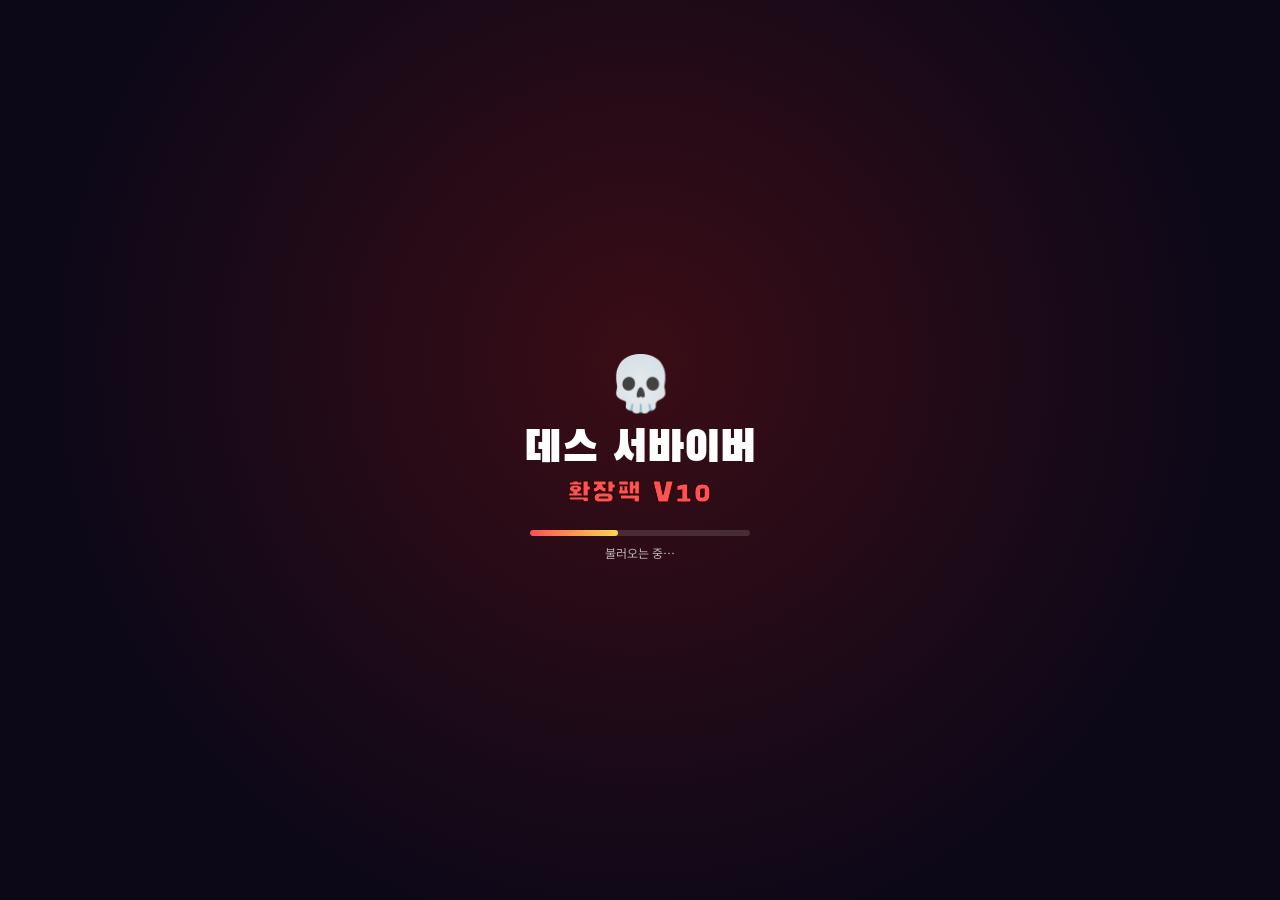
<file: source/src/shell_head.html>
<!DOCTYPE html>
<html lang="ko">
<head>
<meta charset="utf-8">
<meta http-equiv="Cache-Control" content="no-cache, no-store, must-revalidate">
<meta http-equiv="Pragma" content="no-cache">
<meta http-equiv="Expires" content="0">
<meta name="viewport" content="width=device-width,initial-scale=1,maximum-scale=1,user-scalable=no,viewport-fit=cover">
<meta name="theme-color" content="#1a1030">
<meta name="apple-mobile-web-app-capable" content="yes">
<meta name="mobile-web-app-capable" content="yes">
<meta name="description" content="설치 없이 바로 플레이! 탑승 장비 120종 · 동료 구출 · 현대 화기 360종으로 40개 지역을 돌파하는 모바일 생존 슈팅 RPG">
<meta property="og:type" content="website">
<meta property="og:site_name" content="데스 서바이버">
<meta property="og:title" content="데스 서바이버 확장팩 V10">
<meta property="og:description" content="설치 없이 터치 한 번으로 바로 플레이! 무기 360종 · 탑승 장비 120종 · 정예 40종 · 동료 구출 · 40스테이지 대량 처치 액션">
<meta property="og:url" content="https://heonam5-create.github.io/death-survivor/">
<meta property="og:image" content="https://heonam5-create.github.io/death-survivor/og.jpg?v=10">
<meta property="og:image:width" content="1200">
<meta property="og:image:height" content="630">
<meta property="og:locale" content="ko_KR">
<meta name="twitter:card" content="summary_large_image">
<meta name="twitter:image" content="https://heonam5-create.github.io/death-survivor/og.jpg?v=10">
<link rel="canonical" href="https://heonam5-create.github.io/death-survivor/">
<link rel="icon" type="image/png" sizes="192x192" href="icon-192.png">
<link rel="apple-touch-icon" href="apple-touch-icon.png">
<link rel="manifest" href="manifest.webmanifest">
<meta name="apple-mobile-web-app-title" content="데스 서바이버">
<meta name="apple-mobile-web-app-status-bar-style" content="black-translucent">
<meta name="format-detection" content="telephone=no">
<title>데스 서바이버 확장팩 V10</title>
<script>window.GAME_CONFIG = { url: 'https://heonam5-create.github.io/death-survivor/', kakaoKey: '' };</script>
<link rel="preconnect" href="https://fonts.googleapis.com">
<link rel="preconnect" href="https://fonts.gstatic.com" crossorigin>
<link href="https://fonts.googleapis.com/css2?family=Black+Han+Sans&family=Noto+Sans+KR:wght@500;700;900&display=swap" rel="stylesheet" media="print" onload="this.media='all'">
<style>
*{box-sizing:border-box;margin:0;padding:0;-webkit-tap-highlight-color:transparent}
html,body{position:fixed;inset:0;overflow:hidden;background:#0d0818;overscroll-behavior:none;touch-action:none;
 -webkit-user-select:none;user-select:none;-webkit-touch-callout:none;-webkit-text-size-adjust:100%}
body{font-family:"Noto Sans KR","Apple SD Gothic Neo","Malgun Gothic",sans-serif;color:#fff}
#app{position:fixed;inset:0;overflow:hidden}
#cv{position:absolute;inset:0;width:100%;height:100%;display:block;touch-action:none}
#safe{position:absolute;visibility:hidden;pointer-events:none;
 padding:env(safe-area-inset-top) env(safe-area-inset-right) env(safe-area-inset-bottom) env(safe-area-inset-left)}
.title-font{font-family:"Black Han Sans","Noto Sans KR",sans-serif;font-weight:400}
/* ---------- in-game buttons ---------- */
#gameUI{position:absolute;inset:0;pointer-events:none;display:none}
#gameUI.on{display:block}
.gbtn{position:absolute;pointer-events:auto;border:none;border-radius:50%;color:#fff;display:flex;align-items:center;justify-content:center;
 flex-direction:column;font-family:inherit;touch-action:none;box-shadow:0 4px 0 rgba(0,0,0,.35),inset 0 2px 0 rgba(255,255,255,.25);
 background:radial-gradient(circle at 50% 35%,#5d4b9c,#2c2257);border:3px solid rgba(255,255,255,.55)}
.gbtn:active{transform:translateY(2px);box-shadow:0 2px 0 rgba(0,0,0,.35)}
.gbtn .ic{font-size:26px;line-height:1;pointer-events:none}
.gbtn .lb{font-size:10px;font-weight:700;margin-top:2px;pointer-events:none;text-shadow:0 1px 2px #000}
.gbtn .cdv{position:absolute;inset:-3px;border-radius:50%;pointer-events:none}
.gbtn .badge{position:absolute;right:-4px;top:-4px;background:#e53935;border:2px solid #fff;border-radius:10px;font-size:12px;font-weight:900;padding:0 6px;pointer-events:none}
.gbtn.dis{filter:grayscale(.8) brightness(.7)}
#bPause{width:42px;height:42px;border-radius:12px;right:calc(10px + env(safe-area-inset-right));top:calc(56px + env(safe-area-inset-top));font-size:18px;background:rgba(30,20,60,.75)}
#bSk1{width:74px;height:74px;right:calc(18px + env(safe-area-inset-right));bottom:calc(26px + env(safe-area-inset-bottom))}
#bSk2{width:62px;height:62px;right:calc(102px + env(safe-area-inset-right));bottom:calc(22px + env(safe-area-inset-bottom));background:radial-gradient(circle at 50% 35%,#3d7fb8,#1d3d6b)}
#bPot{width:54px;height:54px;right:calc(26px + env(safe-area-inset-right));bottom:calc(112px + env(safe-area-inset-bottom));background:radial-gradient(circle at 50% 35%,#c2185b,#5c0b2e)}
#bRide{width:60px;height:60px;right:calc(22px + env(safe-area-inset-right));bottom:calc(182px + env(safe-area-inset-bottom));display:none;background:radial-gradient(circle at 50% 35%,#26a69a,#004d40);animation:ridePulse 1s ease-in-out infinite}
#bRide.exit{animation:none;background:radial-gradient(circle at 50% 35%,#78909c,#263238);width:50px;height:50px;right:calc(28px + env(safe-area-inset-right))}
@keyframes ridePulse{0%,100%{box-shadow:0 4px 0 rgba(0,0,0,.35),0 0 0 0 rgba(100,255,218,.7)}50%{box-shadow:0 4px 0 rgba(0,0,0,.35),0 0 0 10px rgba(100,255,218,0)}}
#bFin{position:absolute;left:50%;transform:translateX(-50%);top:calc(124px + env(safe-area-inset-top));display:none;z-index:6;pointer-events:auto;border:2px solid #80deea;border-radius:22px;background:rgba(0,40,60,.85);color:#e0f7fa;font:800 14px "Noto Sans KR",sans-serif;padding:9px 16px;white-space:nowrap;box-shadow:0 0 14px rgba(128,222,234,.5)}
.gbtn.tslot{width:54px;height:54px;display:none;background:radial-gradient(circle at 50% 35%,#37474f,#102027);border:2.5px solid #64ffda;touch-action:none}
.gbtn.tslot .ic{font-size:22px}
#bT1{right:calc(100px + env(safe-area-inset-right));bottom:calc(172px + env(safe-area-inset-bottom))}
#bT2{right:calc(100px + env(safe-area-inset-right));bottom:calc(236px + env(safe-area-inset-bottom))}
#bUlt{width:58px;height:58px;right:calc(92px + env(safe-area-inset-right));bottom:calc(100px + env(safe-area-inset-bottom));display:none;background:radial-gradient(circle at 50% 35%,#ff1744,#6a0010);animation:ridePulse 1.2s ease-in-out infinite}
#bSk1.vsp{background:radial-gradient(circle at 50% 35%,#ff8f00,#6d2c00)}
#squad{position:absolute;left:calc(10px + env(safe-area-inset-left));bottom:calc(168px + env(safe-area-inset-bottom));display:flex;gap:4px;pointer-events:none}
#squad .ally{width:28px;height:28px;border-radius:50%;background:rgba(10,40,20,.7);border:2px solid #69f0ae;display:flex;align-items:center;justify-content:center;font-size:15px}
#squad .ally.sp{border-color:#ffd54f;box-shadow:0 0 6px #ffd54f}#squad .ally.down{opacity:.4;border-color:#ff5252}#squad .ally.seat{border-color:#4dd0e1;border-style:dashed}
.csec{margin-top:10px;background:rgba(0,0,0,.25);border-radius:12px;padding:8px}.secT{font-size:13px;font-weight:900;margin-bottom:6px;display:flex;justify-content:space-between;gap:6px}.ihg{display:grid;grid-template-columns:repeat(auto-fill,minmax(96px,1fr));gap:6px}.ihc{position:relative;font-family:inherit;background:#241a45;border:2px solid #6f5ab8;border-radius:10px;color:#fff;padding:6px 4px;display:flex;flex-direction:column;align-items:center;gap:2px}.ihc.on{background:#004d40;box-shadow:0 0 10px #64ffda}.ihc .ii{font-size:22px}.ihc .in{font-size:10.5px;font-weight:700;line-height:1.2;text-align:center}.ihc .it{font-size:9px;opacity:.75;text-align:center}
.ihc .il{font-size:10px;color:#ffd54f;text-align:center}.ihc .ic2{position:absolute;right:4px;top:2px;color:#64ffda;font-weight:900}.ihnote{font-size:11px;opacity:.75;margin-top:6px;line-height:1.4}.shrow.sm{padding:4px 2px}.shrow.sm .cd{font-size:11px}
.diffbox{margin:6px 0 2px;text-align:center}.diffbox .seg{justify-content:center;flex-wrap:wrap}.diffnote{font-size:11.5px;opacity:.85;margin-top:4px;line-height:1.4}
/* ---------- screens ---------- */
.scr{position:absolute;inset:0;display:none;flex-direction:column;align-items:center;justify-content:center;
 padding:calc(16px + env(safe-area-inset-top)) calc(16px + env(safe-area-inset-right)) calc(16px + env(safe-area-inset-bottom)) calc(16px + env(safe-area-inset-left));
 touch-action:pan-y;overflow:hidden}
.scr.on{display:flex}
.dim{background:rgba(8,4,20,.78);backdrop-filter:blur(2px);-webkit-backdrop-filter:blur(2px)}
.bgTitle{background:radial-gradient(ellipse at 50% 30%,#4a2a7a 0%,#1d1036 55%,#0b0616 100%)}
.btn{font-family:inherit;font-weight:900;font-size:18px;color:#fff;border:none;border-radius:14px;padding:13px 18px;min-width:220px;margin:6px;
 background:linear-gradient(#ffb74d,#f57c00);box-shadow:0 5px 0 #a64b00,0 8px 14px rgba(0,0,0,.4);text-shadow:0 2px 0 rgba(0,0,0,.35);cursor:pointer;touch-action:manipulation}
.btn:active{transform:translateY(3px);box-shadow:0 2px 0 #a64b00}
.btn.blue{background:linear-gradient(#64b5f6,#1e63c4);box-shadow:0 5px 0 #0d3a7a,0 8px 14px rgba(0,0,0,.4)}
.btn.gray{background:linear-gradient(#8d8aa6,#57536e);box-shadow:0 5px 0 #34314a,0 8px 14px rgba(0,0,0,.4)}
.btn.red{background:linear-gradient(#ef5350,#b71c1c);box-shadow:0 5px 0 #6d0f0f,0 8px 14px rgba(0,0,0,.4)}
.btn.sm{min-width:0;font-size:15px;padding:10px 14px}
.btn.kakao{background:linear-gradient(#ffe94d,#f7c600);color:#3a1d1d;text-shadow:none;box-shadow:0 5px 0 #a88600,0 8px 14px rgba(0,0,0,.4)}
.btn.kakao:active{box-shadow:0 2px 0 #a88600}
.trow{display:flex;gap:10px;justify-content:center;width:220px;margin:6px}
.trow .btn{flex:1;margin:0;padding:12px 6px;font-size:15px}
.sharep{max-width:380px;text-align:center}
#scrShare{overflow-y:auto;-webkit-overflow-scrolling:touch;align-items:safe center}
@media (max-height:480px){#scrTitle.on{display:grid;grid-template-columns:auto auto;grid-auto-rows:min-content;align-content:center;justify-content:center;column-gap:28px}
 #scrTitle .logo{grid-column:1;grid-row:1 / span 4;align-self:center;margin:0}#scrTitle .logo .skull{font-size:34px}
 #scrTitle .logo .l1{font-size:44px}#scrTitle .logo .l2{font-size:22px}
 #scrTitle>.btn,#scrTitle>.trow{grid-column:2;min-width:200px;width:200px;margin:4px 0;padding:9px 12px;font-size:15px}
 #scrTitle>.trow .btn{padding:9px 4px;font-size:14px}}
@media (max-height:480px){.sharep h2{font-size:18px;margin:0}.shtxt{font-size:12px;margin:4px 0 6px}.shurl{padding:6px;margin-bottom:4px}
 .center.col{flex-direction:row;flex-wrap:wrap;justify-content:center;gap:6px}.center.col .btn{width:auto;min-width:0;margin:0;padding:9px 12px;font-size:14px}}
.shtxt{font-size:14px;line-height:1.55;opacity:.9;margin:8px 0 12px}
.shurl{background:rgba(0,0,0,.35);border:2px dashed rgba(255,255,255,.35);border-radius:10px;padding:10px;font-size:13px;word-break:break-all;
 -webkit-user-select:all;user-select:all;margin-bottom:10px;color:#ffe082}
.center.col{display:flex;flex-direction:column;align-items:center}
.center.col .btn{width:100%;max-width:280px;margin:5px 0}
@media (max-height:600px){.logo{margin-bottom:10px}.logo .skull{font-size:38px}.btn{padding:10px 16px;margin:4px;font-size:16px}.trow{margin:4px}}
.logo{text-align:center;margin-bottom:26px;filter:drop-shadow(0 6px 0 rgba(0,0,0,.5))}
.logo .l1{font-size:clamp(40px,13vw,64px);line-height:1;background:linear-gradient(#fff3c4,#ffb300 60%,#e65100);-webkit-background-clip:text;background-clip:text;color:transparent;
 -webkit-text-stroke:2px #3b1500}
.logo .l2{white-space:nowrap;font-size:clamp(20px,6.5vw,30px);color:#ff5252;margin-top:6px;letter-spacing:2px;-webkit-text-stroke:1px #2a0000}
.logo .skull{font-size:54px;animation:bob 2s ease-in-out infinite}
@keyframes bob{50%{transform:translateY(-8px)}}
.ver{position:absolute;bottom:calc(8px + env(safe-area-inset-bottom));font-size:11px;opacity:.5}
.panel{width:min(94vw,440px);max-height:100%;overflow-y:auto;-webkit-overflow-scrolling:touch;background:linear-gradient(#2c2150,#1a1233);
 border:3px solid #6f5ab8;border-radius:18px;padding:16px;box-shadow:0 10px 30px rgba(0,0,0,.6);touch-action:pan-y}
.panel h2{font-family:"Black Han Sans",sans-serif;font-weight:400;font-size:26px;text-align:center;margin-bottom:10px;color:#ffd54f;text-shadow:0 3px 0 #3b2a00}
.row{display:flex;align-items:center;justify-content:space-between;margin:10px 0;font-weight:700}
.row input[type=range]{width:55%;accent-color:#ffb300}
.seg{display:flex;gap:4px}
.seg button{font-family:inherit;font-weight:700;border:2px solid #6f5ab8;background:#241a45;color:#ccc;border-radius:8px;padding:5px 9px;font-size:13px}
.seg button.on{background:#ffb300;color:#2a1600;border-color:#ffe082}
.center{display:flex;flex-direction:column;align-items:center}
/* stage select */
.topbar{display:flex;justify-content:space-between;align-items:center;width:100%;margin-bottom:8px;font-weight:900}
.gold{color:#ffd54f}
.sgrid{display:grid;grid-template-columns:repeat(6,minmax(0,1fr));gap:5px;margin:6px 0}
.scell{min-width:0;aspect-ratio:1.15;border-radius:10px;border:2px solid #6f5ab8;background:#241a45;display:flex;flex-direction:column;align-items:center;justify-content:center;
 font-weight:900;font-size:18px;position:relative;cursor:pointer}
.scell small{font-size:9px;font-weight:700;opacity:.8}
.scell.clear{background:linear-gradient(#43a047,#1b5e20);border-color:#a5d6a7}
.scell.open{background:linear-gradient(#ffb300,#e65100);border-color:#ffe082;animation:pulse 1.2s infinite}
.scell.lock{opacity:.45}
.scell.boss::after{content:"👑";position:absolute;top:-7px;right:-4px;font-size:11px}
@keyframes pulse{50%{box-shadow:0 0 14px #ffb300}}
.sinfo{background:#160f2b;border-radius:12px;padding:10px 12px;margin:6px 0 6px;min-height:92px}
.sinfo .nm{font-family:"Black Han Sans",sans-serif;font-size:19px;color:#ffcc80}
.sinfo .ds{font-size:12.5px;opacity:.9;margin-top:4px;line-height:1.5}
/* level up */
#scrLevel .ttl{font-family:"Black Han Sans",sans-serif;font-size:40px;color:#ffeb3b;text-shadow:0 4px 0 #6d4c00,0 0 20px #ffb300;margin-bottom:12px;animation:pop .4s}
@keyframes pop{0%{transform:scale(.3)}70%{transform:scale(1.15)}100%{transform:scale(1)}}
.card{width:min(92vw,400px);display:flex;align-items:center;gap:12px;background:linear-gradient(#3a2d6b,#231a44);border:3px solid #8c76e0;border-radius:16px;
 padding:12px;margin:6px 0;cursor:pointer;text-align:left;color:#fff;font-family:inherit;animation:slide .35s both}
.card:nth-child(3){animation-delay:.07s}.card:nth-child(4){animation-delay:.14s}
@keyframes slide{from{transform:translateY(30px);opacity:0}}
.card:active{transform:scale(.97)}
.card.new{border-color:#ffd54f;background:linear-gradient(#5a3d10,#2e1f08)}
.card .ci{font-size:38px;width:56px;height:56px;display:flex;align-items:center;justify-content:center;background:rgba(0,0,0,.3);border-radius:12px;flex-shrink:0}
.card .cn{font-weight:900;font-size:17px}
.card .cn em{font-style:normal;font-size:12px;color:#ffd54f;margin-left:6px}
.card .cd{font-size:13px;opacity:.9;margin-top:3px;line-height:1.35}
.pips{margin-top:4px;letter-spacing:2px;font-size:11px;color:#ffd54f}
/* result */
.res-t{font-family:"Black Han Sans",sans-serif;font-size:44px;text-align:center;margin-bottom:6px}
.res-t.win{color:#ffd54f;text-shadow:0 4px 0 #6d4c00,0 0 24px #ffb300}
.res-t.lose{color:#ef5350;text-shadow:0 4px 0 #4a0000}
.stat{display:flex;justify-content:space-between;padding:7px 4px;border-bottom:1px dashed rgba(255,255,255,.15);font-weight:700}
.help p{font-size:14px;line-height:1.6;margin:6px 0}
#toast{position:absolute;left:50%;top:38%;transform:translate(-50%,-50%);pointer-events:none;text-align:center;font-family:"Black Han Sans",sans-serif;
 font-size:30px;opacity:0;transition:opacity .25s;text-shadow:0 3px 0 #000,0 0 18px rgba(255,0,0,.7);white-space:nowrap}
#modal .panel{max-width:340px;text-align:center}
.cx7{grid-template-columns:repeat(7,minmax(0,1fr))!important}
.swapinfo{display:flex;gap:10px;align-items:center;width:min(92vw,400px);border:3px solid;border-radius:14px;padding:8px 12px;background:#1a1233;text-align:left}
#boot{position:fixed;inset:0;z-index:99;display:flex;flex-direction:column;align-items:center;justify-content:center;background:radial-gradient(circle at 50% 40%,#3a0d16,#0d0818 70%);color:#fff;transition:opacity .35s}
#boot.hide{opacity:0;pointer-events:none}
#boot .bskull{font-size:54px}#boot .b1{font-size:clamp(30px,10vw,44px);color:#fff;margin-top:4px;white-space:nowrap}#boot .b2{font-size:clamp(20px,6.5vw,28px);color:#ff5252;letter-spacing:2px;-webkit-text-stroke:1px #2a0000;white-space:nowrap}
#boot .bbar{width:min(60vw,220px);height:6px;border-radius:3px;background:#ffffff22;margin-top:18px;overflow:hidden}#boot .bbar i{display:block;height:100%;width:40%;background:linear-gradient(90deg,#ff5252,#ffd54f);border-radius:3px;animation:bootbar 1s ease-in-out infinite}
@keyframes bootbar{0%{transform:translateX(-100%)}100%{transform:translateX(260%)}}#boot .b3{font-size:12px;opacity:.7;margin-top:8px}
.pttl{font-size:15px;color:#ff8a80;letter-spacing:1px;margin-bottom:2px;white-space:nowrap}
.chestwrap{position:relative;width:180px;height:150px;margin-bottom:4px}
.rays{position:absolute;left:50%;top:50%;width:320px;height:320px;margin:-160px 0 0 -160px;background:repeating-conic-gradient(rgba(255,214,0,.16) 0 10deg,transparent 10deg 24deg);border-radius:50%;animation:rot 14s linear infinite;-webkit-mask:radial-gradient(circle,#000 30%,transparent 70%);mask:radial-gradient(circle,#000 30%,transparent 70%)}
@keyframes rot{to{transform:rotate(360deg)}}
.chestbox{position:absolute;left:50%;top:50%;width:124px;height:92px;margin:-36px 0 0 -62px;transform-style:preserve-3d}
.chestbox .base{position:absolute;bottom:0;left:0;right:0;height:58px;border-radius:6px 6px 10px 10px;background:linear-gradient(180deg,#b8791a 0%,#8a5208 55%,#5e3604 100%);border:3px solid #3b2400;box-shadow:inset 0 0 0 5px #f2c14e,inset 0 0 0 7px #7a4a06,0 8px 14px rgba(0,0,0,.45);z-index:1}
.chestbox .base::before,.chestbox .base::after{content:"";position:absolute;top:0;bottom:0;width:12px;background:linear-gradient(90deg,#ffe082,#c99a2e);border-left:2px solid #6d4300;border-right:2px solid #6d4300}
.chestbox .base::before{left:16px}.chestbox .base::after{right:16px}
.chestbox .lid{position:absolute;top:0;left:-4px;right:-4px;height:40px;border-radius:22px 22px 4px 4px;background:linear-gradient(180deg,#fff3c4 0%,#ffd54f 35%,#e0a326 100%);border:3px solid #3b2400;box-shadow:inset 0 -5px 0 #b77b12,inset 0 3px 0 rgba(255,255,255,.6);transform-origin:15% 100%;transition:transform .7s cubic-bezier(.25,1.3,.4,1),filter .7s;z-index:3}
.chestbox .lid::before{content:"";position:absolute;left:30px;right:30px;top:0;bottom:0;background:linear-gradient(90deg,transparent 0 10px,#c99a2e 10px 18px,transparent 18px calc(100% - 18px),#c99a2e calc(100% - 18px) calc(100% - 10px),transparent calc(100% - 10px))}
.chestbox .glow{position:absolute;left:8px;right:8px;top:30px;height:24px;border-radius:50%;background:radial-gradient(ellipse at 50% 60%,rgba(255,248,200,.95),rgba(255,214,90,.5) 45%,transparent 75%);opacity:0;transition:opacity .6s .15s,transform .9s .15s;z-index:2;transform:scaleY(.4)}
.chestbox.open .glow{opacity:1;transform:scaleY(2.6) translateY(-6px)}
.chestbox .lock{position:absolute;left:50%;top:6px;width:20px;height:24px;margin-left:-10px;background:radial-gradient(circle at 50% 35%,#ff6e6e,#b00000 70%);border:3px solid #ffd600;border-radius:5px;box-shadow:0 2px 0 #6d4300;z-index:4}
.chestbox.open .lock{opacity:.9}
.chestbox.shake{animation:shake .16s infinite}
@keyframes shake{0%{transform:translate(-2px,0) rotate(-3deg)}50%{transform:translate(2px,-2px) rotate(3deg)}100%{transform:translate(-2px,0) rotate(-3deg)}}
.chestbox.open .lid{transform:translate(-6px,-14px) rotate(-24deg);filter:brightness(.92)}
.chestbox.open::after{content:"";position:absolute;left:50%;top:22%;width:20px;height:20px;margin-left:-10px;border-radius:50%;background:rgba(255,250,220,.85);box-shadow:0 0 36px 22px rgba(255,226,120,.55);animation:burst 1.1s ease-out forwards;z-index:2}
.chestwrap .spk{position:absolute;width:6px;height:6px;border-radius:50%;background:#fff6c8;box-shadow:0 0 8px 2px rgba(255,214,90,.8);opacity:0;left:50%;top:55%}
#scrChest.opened .spk{animation:spk 1.6s ease-out forwards}
@keyframes spk{0%{opacity:0;transform:translate(0,0) scale(.4)}20%{opacity:1}100%{opacity:0;transform:translate(var(--dx),var(--dy)) scale(1)}}
@keyframes burst{from{transform:scale(.3);opacity:.9}to{transform:scale(2.6);opacity:0}}
.chestttl{font-family:"Black Han Sans",sans-serif;font-size:30px;color:#ffd54f;text-shadow:0 3px 0 #6d4c00,0 0 18px #ffb300}
.gobar{position:sticky;bottom:-16px;padding:8px 0 10px;background:linear-gradient(rgba(26,18,51,0),#1a1233 35%);margin:0 -16px -16px}
#scrStage h2{font-size:22px;margin-bottom:6px}
.card.evo{border-color:#ff1744;background:linear-gradient(#6a1020,#2a0810);box-shadow:0 0 18px rgba(255,23,68,.6)}
.unl{margin:8px 0 2px;font-size:13px;line-height:1.5;color:#ffd54f;font-weight:700}
.toprow{display:flex;gap:6px;justify-content:center;margin-bottom:4px}
#sStart{display:flex;gap:6px;overflow-x:auto;padding:4px 2px 8px;align-items:stretch;touch-action:pan-x;-webkit-overflow-scrolling:touch}
#sStart .lbl{flex-shrink:0;writing-mode:vertical-rl;font-size:11px;font-weight:900;color:#ffd54f;opacity:.9}
.wchip{flex-shrink:0;width:64px;border-radius:10px;border:2px solid #555;background:#1a1233;color:#fff;font-size:22px;padding:4px 2px;font-family:inherit;display:flex;flex-direction:column;align-items:center}
.wchip small{font-size:9px;font-weight:700;line-height:1.2;margin-top:2px;white-space:normal}
.wchip.on{background:#5a3d10;box-shadow:0 0 0 2px #ffd54f inset}
.shrow{display:flex;align-items:center;gap:10px;background:#160f2b;border-radius:12px;padding:8px 10px;margin:6px 0}
.shrow .ci{font-size:28px;width:44px;text-align:center}
.shrow .sx{flex:1;font-size:14px}.shrow .sx small{opacity:.7}.shrow .cd{font-size:12px;opacity:.9;margin-top:2px}
.shrow .btn{min-width:84px;margin:0}
.cxh{font-weight:900;color:#ffcc80;margin:10px 0 4px;font-size:14px}
.cxg{display:grid;grid-template-columns:repeat(5,minmax(0,1fr));gap:5px}
.cx{min-width:0;overflow:hidden;aspect-ratio:1;border-radius:10px;border:2px solid #444;background:#1a1233;color:#fff;font-size:22px;display:flex;flex-direction:column;align-items:center;justify-content:center;font-family:inherit;padding:2px}
.cx small{font-size:8px;line-height:1.1;font-weight:700;margin-top:2px;max-width:100%;overflow:hidden;text-overflow:ellipsis;display:-webkit-box;-webkit-line-clamp:2;-webkit-box-orient:vertical}
.cx.unl{filter:grayscale(1) brightness(.6)}.cx.lock{opacity:.4}
#cxInfo{background:#160f2b;border-radius:12px;padding:10px;margin-top:10px;font-size:13px;line-height:1.55;min-height:70px}
#rotate{display:none}
</style>
</head>
<body>
<div id="boot"><div class="bskull">💀</div><div class="b1 title-font">데스 서바이버</div><div class="b2 title-font">확장팩 V10</div><div class="bbar"><i></i></div><div class="b3">불러오는 중…</div></div>
<div id="app">
 <canvas id="cv"></canvas>
 <div id="safe"></div>

 <div id="gameUI">
  <button class="gbtn" id="bPause" aria-label="일시정지">⏸</button>
  <button class="gbtn" id="bPot"><span class="ic" style="font-size:22px">🧪</span><span class="badge" id="potN">3</span><span class="cdv"></span></button>
  <button class="gbtn" id="bSk2"><span class="ic">💨</span><span class="lb">질주</span><span class="cdv"></span></button>
  <button class="gbtn" id="bUlt"><span class="ic">💥</span><span class="lb">필살기</span></button>
  <button id="bFin">💎 보석 줍는 중… <b id="finT">8</b>초 · 바로 클리어 ▶</button>
  <button class="gbtn tslot" id="bT1"><span class="ic">🗼</span><span class="lb">설치</span></button>
  <button class="gbtn tslot" id="bT2"><span class="ic">🗼</span><span class="lb">설치</span></button>
  <button class="gbtn" id="bRide"><span class="ic">🚪</span><span class="lb">하차</span></button>
  <div id="squad"></div>
  <button class="gbtn" id="bSk1"><span class="ic" style="font-size:32px">🌀</span><span class="lb">회오리</span><span class="cdv"></span></button>
 </div>
 <div id="toast"></div>

 <!-- 타이틀 -->
 <div class="scr bgTitle on" id="scrTitle">
  <div class="logo">
   <div class="skull">💀</div>
   <div class="l1 title-font">데스 서바이버</div>
   <div class="l2 title-font">확장팩 V10</div>
  </div>
  <button class="btn" id="tStart">⚔️ 게임 시작</button>
  <button class="btn blue" id="tCodex">📖 무기 도감</button>
  <button class="btn blue" id="tHelp">🎮 조작 방법</button>
  <div class="trow"><button class="btn gray sm" id="tSet">⚙️ 설정</button><button class="btn kakao sm" id="tShare">💬 카카오톡 공유</button></div>
  <button class="btn red sm" id="tNew" style="margin-top:2px">🔄 처음부터 새로 시작</button>
  <div class="ver">확장팩 V10 (11/08 업데이트) · 무기 360종 · 탑승 장비 120종 · 정예 40종 · 40스테이지</div>
 </div>

 <!-- 스테이지 선택 -->
 <div class="scr bgTitle" id="scrStage">
  <div class="panel">
   <div class="topbar"><button class="btn gray sm" id="sBack">◀ 뒤로</button><span class="gold" id="sGold">💰 0</span></div>
   <h2>스테이지 선택</h2>
   <div class="toprow"><button class="btn blue sm" id="sShop">🔧 강화소</button><button class="btn blue sm" id="sCodex">📖 무기 도감</button></div>
   <div class="sgrid" id="sGrid"></div>
   <div class="sinfo" id="sInfo"></div>
   <div id="sStart"></div>
   <div class="diffbox"><div class="lbl" style="font-size:12px;opacity:.8;margin-bottom:3px">난이도 (게임 중 일시정지 메뉴에서도 변경 가능)</div><div class="seg" id="segDiffS"><button data-v="0">🌱 쉬움</button><button data-v="1">⚔️ 보통</button><button data-v="2">🔥 어려움</button><button data-v="3">👹 지옥</button></div><div class="diffnote" id="diffNote"></div></div>
   <div class="center gobar"><button class="btn" id="sGo">출전!</button></div>
  </div>
 </div>

 <!-- 무기 계승 -->
 <div class="scr dim" id="scrInherit">
  <div class="ttl">🔁 다음 스테이지 계승 무기 선택</div>
  <div style="font-size:13px;opacity:.9;margin:-4px 0 6px;text-align:center;line-height:1.5">무기 1개를 레벨·진화 상태 그대로 다음 스테이지에 가져갑니다.<br>나머지 무기는 초기화됩니다. <span id="ihCur" style="color:#80deea"></span></div>
  <div id="ihCards" class="center" style="max-height:72vh;overflow-y:auto;-webkit-overflow-scrolling:touch;width:100%"></div>
 </div>

 <!-- 레벨업 -->
 <div class="scr dim" id="scrLevel">
  <div class="ttl" id="lvTitle">LEVEL UP!</div>
  <div id="cards" class="center"></div>
 </div>

 <!-- 일시정지 -->
 <div class="scr dim" id="scrPause">
  <div class="panel center">
   <div class="pttl title-font">데스 서바이버 확장팩 V10</div>
   <div style="font-size:11px;opacity:.6;margin-bottom:4px">V10 · 업데이트 11/08</div>
   <h2>일시정지</h2>
   <div id="pInfo" style="width:100%;margin-bottom:8px"></div>
   <div class="diffbox" style="width:100%"><div style="font-size:12px;opacity:.8;margin-bottom:3px">난이도 변경 (즉시 적용)</div><div class="seg" id="segDiffP"><button data-v="0">🌱 쉬움</button><button data-v="1">⚔️ 보통</button><button data-v="2">🔥 어려움</button><button data-v="3">👹 지옥</button></div></div>
   <button class="btn" id="pResume">▶ 계속하기</button>
   <button class="btn gray" id="pSet">⚙️ 설정</button>
   <button class="btn red" id="pQuit">🏳️ 포기하기</button>
  </div>
 </div>

 <!-- 결과 -->
 <div class="scr dim" id="scrResult">
  <div class="panel">
   <div class="res-t" id="rTitle">클리어!</div>
   <div id="rStats"></div>
   <div id="rClear" style="display:none"><div id="rInhSel" class="csec"></div><div id="rShop" class="csec"></div></div>
   <div class="center" style="margin-top:12px" id="rBtns"></div>
  </div>
 </div>

 <!-- 설정 -->
 <div class="scr dim" id="scrSet">
  <div class="panel">
   <h2>설정</h2>
   <div class="row"><span>🎵 배경음악</span><input type="range" id="vMusic" min="0" max="100"></div>
   <div class="row"><span>🔊 효과음</span><input type="range" id="vSfx" min="0" max="100"></div>
   <div class="row"><span>✨ 그래픽</span><div class="seg" id="segQ"><button data-v="auto">자동</button><button data-v="high">높음</button><button data-v="low">낮음</button></div></div>
   <div class="row"><span>📳 화면 흔들림</span><div class="seg" id="segShake"><button data-v="1">보통</button><button data-v="0.5">약하게</button><button data-v="0">끔</button></div></div>
   <div class="row"><span>🎞️ 프레임<br><small style="opacity:.7;font-weight:500">발열·배터리 절약</small></span><div class="seg" id="segFps"><button data-v="0">60FPS</button><button data-v="1">30FPS</button></div></div>
   <div class="row"><span>🔢 데미지 숫자</span><div class="seg" id="segDmg"><button data-v="1">켬</button><button data-v="0">끔</button></div></div>
   <div class="row"><span>🧪 테스트 모드<br><small style="opacity:.7;font-weight:500">퀘스트 목표·보스 체력 축소</small></span><div class="seg" id="segFast"><button data-v="0">끔</button><button data-v="1">켬</button></div></div>
   <div class="center" style="margin-top:10px">
    <button class="btn red sm" id="setReset">🗑️ 저장 데이터 초기화</button>
    <button class="btn" id="setClose">닫기</button>
   </div>
  </div>
 </div>

 <!-- 도움말 -->
 <div class="scr dim" id="scrHelp">
  <div class="panel help">
   <h2>조작 방법</h2>
   <p>🕹️ <b>이동</b> — 화면 아무 곳(버튼 제외)이나 누르고 끌면 그 자리에 조이스틱이 생깁니다. 기본 위치는 왼쪽 아래.</p>
   <p>🔫 <b>공격</b> — 자동! 무기마다 사격 방식이 다릅니다. 레벨업으로 무기를 늘리세요 (최대 5개).</p>
   <p>🎯 <b>퀘스트</b> — 화면 왼쪽 위 목표를 달성하면 클리어. ☆보조 목표는 추가 골드!</p>
   <p>🔥 <b>무기 진화</b> — 무기를 Lv5까지 올리고 조건(특정 무기·스킬)을 갖추면 진화 카드가 나옵니다.</p>
   <p>🔧 <b>강화소</b> — 모은 골드로 화력·체력 등을 영구 강화하세요.</p>
   <p>🌀 <b>회오리 베기</b> — 주변 적을 크게 베고 밀쳐냅니다.</p>
   <p>💨 <b>질주</b> — 이동 방향으로 빠르게 돌진, 잠깐 무적. 보스 공격 회피용!</p>
   <p>🧪 <b>물약</b> — 체력 35% 회복 (스테이지당 3개).</p>
   <p>💎 <b>경험치 보석</b>을 모으면 레벨업 → 카드 3장 중 하나 선택.</p>
   <p>👑 모든 스테이지는 목표 달성 후 고유 보스가 등장합니다. 보스를 처치하면 그 스테이지의 새 무기를 확정 획득!</p>
   <p>✨ <b>전설 보물상자</b> — 스테이지마다 1개 등장. 화살표를 따라가 열면 보상 3개 중 1개 선택.</p>
   <p>⚠ <b>정예 몬스터</b> — 크고 고유 기술을 씁니다. 처치 시 무기를 떨어뜨릴 수 있어요.</p>
   <p>🪂 <b>특수 전투 장비</b> — 스테이지 중반~후반에 차량·로봇·비행 장비가 낙하산으로 투하됩니다. 착륙한 장비에 다가가면 <b>자동 탑승</b>! 짧은 시간(20~40초) 동안 엄청난 화력으로 적을 쓸어버리세요. 🌀 버튼은 <b>특수능력</b>, 💥 버튼은 탑승마다 1번 쓰는 <b>필살기</b>. 시간이 끝나거나 내구도가 0이 되면 하차합니다.</p>
   <p>🗼 <b>터렛</b> — 정예 몬스터·보물상자·터렛 보급품에서 터렛을 얻어요(최대 2개 보관). 오른쪽 🗼 버튼을 <b>끌어서 원하는 곳에 놓으면 설치</b>, 짧게 누르면 내 앞에 설치돼요(PC: 1·2 키). 동시에 2개까지 유지되고 3번째를 설치하면 가장 오래된 터렛이 회수됩니다. 터렛은 38초 동안 자동 공격하며 적에게 맞으면 내구도가 줄어요. 스테이지마다 나오는 터렛 4종이 달라요.</p>
   <p>📍 <b>위치 표시</b> — 투하된 차량(종류별 아이콘)과 구출할 동료(병과별 아이콘)는 화면 가장자리에 방향과 거리(m)로 표시됩니다.</p>
   <p>📈 <b>성장 속도</b> — 레벨이 오를수록 다음 레벨까지 필요한 경험치가 점점 늘어납니다. 강화소는 최대 단계가 약 2배로 늘었고(연사 강화 추가), 기존 최대 이후 단계는 효과가 완만하게 오릅니다.</p>
   <p>👑 <b>보스 체력바</b> — 모든 보스는 3줄의 체력바(빨강→주황→보라)를 가집니다. 보스마다 돌진·포격·레이저·소환·기계·화염·냉기·전기·중력·최종 유형의 고유 패턴이 있고, 줄이 바뀔 때마다 빨라지며 새 기술을 씁니다. 마지막 보라 줄에서는 <b>고유 필살기</b>! 빨간 경고를 잘 피하세요.</p>
   <p>🔁 <b>무기 계승</b> — 보스를 쓰러뜨리면 8초 동안 남은 보석을 직접 주울 수 있고('바로 클리어' 버튼으로 생략 가능), 이어지는 클리어 화면에서 무기 최대 2개를 골라 다음 스테이지에 가져갈 수 있습니다 (무기 종류·특성은 유지, 강화 단계는 Lv.2부터 다시 시작). 골드 강화도 클리어 화면에서 바로! '다음 스테이지' 버튼을 눌러야 이동합니다.</p>
   <p>🔥 <b>콤보</b> — 빠르게 연속 처치하면 콤보! 10·30·50·100 콤보마다 보너스. 한꺼번에 여러 마리를 쓰러뜨리면 <b>연쇄 폭발</b>이 일어납니다.</p>
   <p>🎖️ <b>정예 몬스터</b> — 스테이지마다 고유한 정예가 등장합니다. 빨간 경고를 피하고 처치하면 <b>보상 선택</b>!</p>
   <p>🎁 <b>무기 보급 상자</b> — 20초 동안 화력·발사체·연사 강화.</p>
   <p>🤝 <b>동료 구출</b> — 철창·캡슐에 갇힌 아군 근처에서 몇 초 버티면 구출! 동료는 따라다니며 함께 싸우고, 서로 다른 동료 조합은 <b>합동 공격</b>을 씁니다.</p>
   <p>🧪 <b>회복 물약</b> — 맵에 빨간 물약이 주기적으로 나타납니다. 체력이 가득하면 물약 가방에 보관.</p>
   <p>🏅 <b>특별 임무</b> — 구출·보급품·지휘관·구역 사수 등 선택형 임무. 완료 즉시 보상!</p>
   <p>⚙️ <b>난이도</b> — 쉬움·보통·어려움·지옥. 높을수록 보상(골드)이 커집니다. 일시정지 메뉴에서 언제든 변경.</p>
   <p>⌨️ PC: WASD/방향키 이동, J 회오리(탑승 시 특수능력), K 질주, L 물약, E 하차 (탑승은 자동), R 필살기, ESC 일시정지</p>
   <div class="center"><button class="btn" id="helpClose">닫기</button></div>
  </div>
 </div>

 <!-- 확인창 -->
 <div class="scr bgTitle" id="scrShop">
  <div class="panel">
   <div class="topbar"><button class="btn gray sm" id="shBack">◀ 뒤로</button><span class="gold" id="shGold">💰 0</span></div>
   <h2>🔧 강화소</h2>
   <div id="shList"></div>
   <p style="font-size:12px;opacity:.7;margin-top:6px;line-height:1.5">강화 효과는 모든 스테이지에 영구 적용됩니다.</p>
  </div>
 </div>
 <div class="scr bgTitle" id="scrCodex">
  <div class="panel">
   <div class="topbar"><button class="btn gray sm" id="cxBack">◀ 뒤로</button><span class="gold" id="cxCount">0 / 50</span></div>
   <h2>📖 무기 도감</h2>
   <div id="cxList"></div>
   <div id="cxInfo"></div>
  </div>
 </div>

 <div class="scr dim" id="scrChest">
  <div class="chestwrap"><div class="rays"></div><div class="chestbox" id="chestBox"><div class="lid"></div><div class="glow"></div><div class="base"><div class="lock"></div></div></div><i class="spk" style="--dx:-60px;--dy:-70px"></i><i class="spk" style="--dx:55px;--dy:-80px;animation-delay:.1s"></i><i class="spk" style="--dx:-30px;--dy:-100px;animation-delay:.2s"></i><i class="spk" style="--dx:75px;--dy:-40px;animation-delay:.05s"></i><i class="spk" style="--dx:-80px;--dy:-30px;animation-delay:.15s"></i><i class="spk" style="--dx:20px;--dy:-110px;animation-delay:.25s"></i></div>
  <div class="chestttl">✨ 전설 보물상자 ✨</div>
  <div id="chestMsg" style="font-weight:700;margin:4px 0 6px">전설 보물상자를 여는 중…</div>
  <div id="chestCards" class="center"></div>
 </div>

 <div class="scr dim" id="scrShare">
  <div class="panel sharep">
   <h2>친구에게 공유하기</h2>
   <p class="shtxt" id="shMsg">아래 주소를 카카오톡 대화창에 붙여넣으면<br>친구가 터치 한 번으로 바로 플레이할 수 있어요.</p>
   <div class="shurl" id="shUrl"></div>
   <div class="center col">
    <button class="btn kakao" id="shKakao">💬 카카오톡으로 보내기</button>
    <button class="btn blue" id="shNative">📤 다른 앱으로 공유</button>
    <button class="btn" id="shCopy">📋 링크 복사</button>
    <button class="btn gray" id="shClose">닫기</button>
   </div>
  </div>
 </div>
 <div class="scr dim" id="modal">
  <div class="panel">
   <h2 id="mTitle">확인</h2>
   <p id="mText" style="margin:8px 0 14px;line-height:1.5"></p>
   <div class="center"><button class="btn red" id="mYes">예</button><button class="btn gray" id="mNo">아니요</button></div>
  </div>
 </div>
</div>
</file>
<file: galaxy-diner/css/style.css>
*{box-sizing:border-box;margin:0;padding:0;-webkit-tap-highlight-color:transparent}
html,body{height:100%;overflow:hidden;background:#12082a;color:#fff;font-family:'Jua','Apple SD Gothic Neo','Malgun Gothic','Noto Sans KR',sans-serif;touch-action:manipulation;user-select:none;-webkit-user-select:none}
#app{position:fixed;inset:0;background:#12082a url(../img/ui/bg_space.webp) center/cover no-repeat}
#app::before{content:'';position:absolute;inset:0;background:radial-gradient(ellipse at 50% 0%,rgba(150,90,255,.25),transparent 60%),linear-gradient(rgba(14,6,34,.35),rgba(14,6,34,.75));pointer-events:none}
.screen{position:absolute;inset:0;display:none;flex-direction:column;padding-top:env(safe-area-inset-top);padding-bottom:env(safe-area-inset-bottom)}
.screen.on{display:flex}
button{font-family:inherit;color:inherit;border:0;background:none;cursor:pointer}
.btn{display:block;width:100%;padding:12px 16px;margin:8px 0;border-radius:16px;font-size:17px;background:linear-gradient(180deg,#ffcf5a,#f39a2b);color:#3b1a00;box-shadow:0 4px 0 #a85c0f,0 6px 16px rgba(0,0,0,.4);transition:transform .08s}
.btn:active{transform:translateY(3px);box-shadow:0 1px 0 #a85c0f}
.btn.big{font-size:20px;padding:15px}
.btn.ghost{background:rgba(255,255,255,.12);color:#fff;box-shadow:inset 0 0 0 2px rgba(255,255,255,.25)}
.btn:disabled{opacity:.4}
/* menu */
.menu-wrap{position:relative;flex:1;display:flex;flex-direction:column;align-items:center;justify-content:center;padding:20px;max-width:460px;margin:0 auto;width:100%}
.title-img{width:92%;border-radius:18px;box-shadow:0 8px 30px rgba(120,60,255,.5);animation:float 4s ease-in-out infinite}
.chef-img{width:46%;margin:-6px 0 4px;border-radius:50%;aspect-ratio:1;object-fit:cover;object-position:50% 30%;border:4px solid rgba(255,220,120,.7);box-shadow:0 0 30px rgba(255,200,120,.5)}
.menu-btns{width:100%}
.menu-foot{opacity:.7;font-size:13px;margin-top:6px}
@keyframes float{50%{transform:translateY(-6px)}}
.panel-page{position:relative;flex:1;max-width:460px;width:100%;margin:0 auto;padding:22px 18px;overflow:auto}
.panel-page h2{font-size:28px;margin:6px 0 14px;text-align:center;color:#ffe08a}
.panel-page h3{margin:16px 0 8px;color:#cfc0ff}
.seg{display:flex;gap:8px}
.seg button{flex:1;padding:12px 4px;border-radius:14px;background:rgba(255,255,255,.1);box-shadow:inset 0 0 0 2px rgba(255,255,255,.2);font-size:19px}
.seg button small{display:block;font-size:11px;opacity:.75;margin-top:3px}
.seg button.on{background:linear-gradient(180deg,#8b5cff,#5a2bd6);box-shadow:inset 0 0 0 2px #e0d0ff,0 0 14px rgba(160,110,255,.7)}
#seg-d{margin-bottom:22px}
.row-set{display:flex;justify-content:space-between;align-items:center;padding:14px 6px;border-bottom:1px solid rgba(255,255,255,.12);font-size:17px}
.row-set input{width:24px;height:24px}
.ver{text-align:center;opacity:.5;font-size:12px;margin-top:14px}
.scroll{overflow-y:auto;-webkit-overflow-scrolling:touch}
#rules-body{font-family:'Apple SD Gothic Neo','Noto Sans KR',sans-serif;line-height:1.55;font-size:14.5px}
#rules-body h2{font-family:'Jua',sans-serif}
#rules-body h3{font-family:'Jua',sans-serif;color:#ffd36b;margin-top:18px;font-size:18px}
#rules-body ul{padding-left:18px}#rules-body li{margin:3px 0}
#rules-body .note{background:rgba(255,255,255,.08);border-radius:10px;padding:8px 10px;font-size:13px;margin-top:6px}

/* game */
#scr-game{gap:0}
#g-top{position:relative;display:flex;justify-content:space-between;align-items:center;padding:6px 10px 2px;font-size:15px}
.top-l span{margin-right:8px}
#t-round{background:#ffcf5a;color:#3b1a00;border-radius:10px;padding:2px 8px}
#t-turn{color:#ffe7a3}
.top-r{display:flex;align-items:center;gap:6px}
#t-acts{font-size:13px;letter-spacing:1px}
.icon-btn{font-size:20px;width:36px;height:32px;border-radius:10px;background:rgba(255,255,255,.12)}
#g-players{position:relative;display:flex;gap:4px;padding:3px 6px}
.pchip{flex:1;min-width:0;border-radius:12px;padding:4px 5px 3px;background:rgba(20,8,50,.75);border:2px solid rgba(255,255,255,.15);font-size:12px;line-height:1.25;transition:all .2s}
.pchip.cur{border-color:#ffd54a;box-shadow:0 0 12px rgba(255,213,74,.7);transform:translateY(-1px)}
.pchip .pn{display:flex;align-items:center;gap:3px;white-space:nowrap;overflow:hidden;text-overflow:ellipsis}
.pchip .dot{width:10px;height:10px;border-radius:50%;flex:none;box-shadow:0 0 0 2px rgba(255,255,255,.6)}
.pchip .ps{font-size:18px;color:#ffe08a}
.pchip .pi{opacity:.85;font-size:11px;white-space:nowrap}
.pchip.think .pn::after{content:' 💭';animation:blink .6s infinite alternate}
@keyframes blink{to{opacity:.2}}
#g-board{position:relative;flex:1;overflow-y:auto;overflow-x:hidden;padding:2px 6px 8px;-webkit-overflow-scrolling:touch}
.sec-t{font-size:12px;opacity:.8;margin:6px 2px 3px;display:flex;justify-content:space-between}
#g-guests .glist{display:flex;gap:5px;overflow-x:auto;padding-bottom:2px}
.gcard{position:relative;flex:none;width:56px;border-radius:7px;overflow:visible}
.gcard img{width:100%;border-radius:7px;display:block}
.gcard .marks{position:absolute;left:2px;right:2px;bottom:3px;display:flex;gap:2px;flex-wrap:wrap}
.gcard .mk{width:12px;height:12px;border-radius:50%;border:2px solid #fff;font-size:8px;line-height:9px;text-align:center}
.gcard .crown{position:absolute;top:-6px;right:-4px;font-size:16px;filter:drop-shadow(0 1px 2px #000)}
.gcard .life{position:absolute;top:2px;left:2px;background:rgba(0,0,0,.6);border-radius:6px;padding:0 4px;font-size:10px}
.gcard.can{box-shadow:0 0 0 3px #7cff8a,0 0 14px #7cff8a;animation:pulse 1s infinite alternate}
.orow{position:relative;display:flex;align-items:stretch;gap:4px;margin:4px 0;padding:4px;border-radius:10px;background:rgba(255,255,255,.05)}
.orow.main{background:rgba(255,213,74,.13);box-shadow:inset 0 0 0 2px rgba(255,213,74,.55)}
.orow.locked{opacity:.38;filter:grayscale(.5)}
.orow .rl{flex:none;width:30px;display:flex;flex-direction:column;align-items:center;justify-content:center;font-size:12px;text-align:center;line-height:1.1}
.orow .rl b{font-size:15px;color:#ffe08a}
.orow .ocs{flex:1;display:flex;gap:4px;justify-content:center;min-width:0}
.ocard{position:relative;flex:1;max-width:66px;min-width:0}
.orow.main .ocard{max-width:88px}
.orow.locked .ocard{max-width:46px}
.orow.locked .slot,.orow.locked .cap{display:none}
.ocard img{width:100%;display:block;border-radius:6px}
.slot{position:absolute;left:50%;width:44%;aspect-ratio:1;transform:translate(-50%,-50%);border-radius:50%}
.slot.s0{top:22%}.slot.s1{top:45.5%}.slot.s2{top:69%}
.tok{position:absolute;inset:14%;border-radius:50%;border:2.5px solid #fff;box-shadow:0 2px 6px rgba(0,0,0,.6);display:flex;align-items:center;justify-content:center;font-size:12px;animation:pop .35s}
.slot.can{box-shadow:0 0 0 3px #7cff8a,0 0 16px #7cff8a;background:rgba(124,255,138,.25);animation:pulse .9s infinite alternate;z-index:2}
.slot.pick{box-shadow:0 0 0 3px #ffd54a,0 0 16px #ffd54a;background:rgba(255,213,74,.45);z-index:2}
.ocard .cap{position:absolute;top:1px;right:2px;font-size:9px;background:rgba(0,0,0,.55);border-radius:6px;padding:0 3px}
.ocard .win{position:absolute;bottom:-3px;left:50%;transform:translateX(-50%);width:14px;height:14px;border-radius:50%;border:2px solid #fff;font-size:8px}
@keyframes pulse{to{filter:brightness(1.35)}}
@keyframes pop{0%{transform:scale(0)}70%{transform:scale(1.3)}100%{transform:scale(1)}}
#g-market .mlist{display:flex;gap:4px;align-items:flex-end}
.mcard{position:relative;flex:1;max-width:50px}
.mcard img,.hc img{width:100%;display:block;border-radius:6px}
.mcard.deck .cnt{position:absolute;inset:auto 0 3px 0;text-align:center;font-size:12px;text-shadow:0 1px 3px #000}
.mcard.sel{outline:3px solid #ffd54a;border-radius:7px;transform:translateY(-4px)}
.cdot{position:absolute;top:3px;right:3px;width:11px;height:11px;border-radius:50%;border:1.5px solid #222}
#g-me{position:relative;background:linear-gradient(180deg,rgba(30,12,70,.9),rgba(20,8,48,.97));border-top:2px solid rgba(255,213,74,.4);border-radius:16px 16px 0 0;padding:4px 6px 4px}
#g-prompt{min-height:26px;font-size:13.5px;padding:2px 4px;display:flex;align-items:center;gap:6px;flex-wrap:wrap}
#g-prompt .pbtn{padding:5px 11px;border-radius:10px;background:#ffcf5a;color:#3b1a00;font-size:14px}
#g-prompt .pbtn.g{background:rgba(255,255,255,.18);color:#fff}
#g-hand{display:flex;gap:4px;overflow-x:auto;padding:12px 2px 4px;min-height:86px;align-items:flex-end}
.hc{position:relative;flex:none;width:58px;transition:transform .15s}
.hc.sel{transform:translateY(-8px)}
.hc.sel img{box-shadow:0 0 0 3px #ffd54a,0 0 12px #ffd54a}
.hc.dim{opacity:.45}
.hc .num{position:absolute;bottom:2px;left:0;right:0;text-align:center;font-size:11px;text-shadow:0 1px 2px #000,0 0 4px #000}
.empty-hand{opacity:.6;font-size:13px;padding:24px 8px}
#g-actions{display:flex;gap:4px;padding-top:2px}
.act{flex:1;padding:7px 2px;border-radius:12px;background:linear-gradient(180deg,#7d4dff,#4a22b8);font-size:13px;line-height:1.2;box-shadow:0 3px 0 #2c1170}
.act b{display:block;font-size:11px;opacity:.8}
.act.sm{flex:.75;background:linear-gradient(180deg,#2fb3a6,#1b7c73);box-shadow:0 3px 0 #0e4b45;font-size:12px}
.act:disabled{opacity:.35}
.act:active{transform:translateY(2px)}
/* modal */
#modal{position:fixed;inset:0;z-index:50;background:rgba(5,2,15,.72);display:flex;align-items:center;justify-content:center;padding:12px}
#modal.hidden{display:none}
.m-box{width:100%;max-width:440px;max-height:88vh;overflow:auto;background:linear-gradient(180deg,#3a1f78,#1d0d44);border:2px solid rgba(255,213,74,.5);border-radius:18px;padding:14px;animation:zin .2s}
@keyframes zin{from{transform:scale(.85);opacity:0}}
.m-box h3{color:#ffe08a;margin-bottom:8px;font-size:19px;text-align:center}
.m-box .zimg{display:block;max-width:100%;max-height:52vh;margin:0 auto 8px;border-radius:10px}
.m-box .info{font-family:'Apple SD Gothic Neo','Noto Sans KR',sans-serif;font-size:14px;line-height:1.5}
.m-box .grid{display:grid;grid-template-columns:repeat(4,1fr);gap:6px;margin:6px 0}
.m-box .grid .pick{position:relative}
.m-box .grid .pick img{width:100%;border-radius:6px;display:block}
.m-box .grid .pick.sel img{box-shadow:0 0 0 3px #ffd54a,0 0 12px #ffd54a}
.m-box .grid .pick.ok::after{content:'✔';position:absolute;top:2px;right:4px;color:#7cff8a;font-size:18px;text-shadow:0 0 4px #000}
.m-box .grid .pick.no{opacity:.55}
.m-btns{display:flex;gap:8px;margin-top:10px}.m-btns .btn{margin:0}
.chk{list-style:none;font-family:'Apple SD Gothic Neo','Noto Sans KR',sans-serif;font-size:14px;margin:6px 0}
.chk li{padding:2px 0}.chk .y{color:#7cff8a}.chk .n{color:#ff8a8a}.chk .s{color:#ffd54a}
.tgt{display:flex;flex-direction:column;gap:6px}
.res-t{width:100%;border-collapse:collapse;font-size:15px;margin:8px 0}
.res-t td{padding:6px 4px;border-bottom:1px solid rgba(255,255,255,.12)}
.res-t td:last-child{text-align:right;color:#ffe08a;font-size:18px}
.mini{font-size:12px;opacity:.8;font-family:'Apple SD Gothic Neo','Noto Sans KR',sans-serif}
/* toast & fx */
#toast{position:fixed;left:50%;top:calc(58px + env(safe-area-inset-top));transform:translateX(-50%);z-index:70;pointer-events:none;display:flex;flex-direction:column;gap:6px;align-items:center;width:92%}
.tst{background:rgba(20,8,50,.94);border:2px solid #ffd54a;border-radius:12px;padding:5px 12px;font-size:13.5px;text-align:center;animation:tin .25s,tout .4s 2.2s forwards;max-width:100%}
.tst.err{border-color:#ff6b6b}
@keyframes tin{from{transform:translateY(-10px);opacity:0}}
@keyframes tout{to{opacity:0;transform:translateY(-10px)}}
#fx{position:fixed;inset:0;pointer-events:none;z-index:60;overflow:hidden}
.float{position:absolute;font-size:22px;color:#ffe08a;text-shadow:0 2px 4px #000,0 0 10px #ff9a2b;animation:up 1s forwards;white-space:nowrap}
@keyframes up{to{transform:translateY(-50px);opacity:0}}
.fly{position:absolute;width:52px;border-radius:6px;transition:all .45s cubic-bezier(.3,.7,.3,1);box-shadow:0 4px 12px rgba(0,0,0,.5)}
.banner{position:absolute;left:0;right:0;top:38%;text-align:center;font-size:34px;color:#fff;text-shadow:0 0 18px #b06bff,0 3px 0 #5a2bd6,0 0 40px #ff6fa8;animation:bn 1.1s forwards}
.banner small{display:block;font-size:17px;color:#ffe08a}
@keyframes bn{0%{transform:scale(.3);opacity:0}25%{transform:scale(1.15);opacity:1}75%{transform:scale(1);opacity:1}100%{transform:scale(1.05);opacity:0}}
.gpop{position:absolute;left:50%;top:44%;width:46vw;max-width:220px;transform:translate(-50%,-50%);animation:gp 1.3s forwards;border-radius:12px;box-shadow:0 0 40px #ffd54a}
@keyframes gp{0%{transform:translate(-50%,-50%) rotateY(90deg) scale(.6)}25%{transform:translate(-50%,-50%) rotateY(0) scale(1)}80%{opacity:1}100%{opacity:0;transform:translate(-50%,-60%) scale(.9)}}
.die{position:absolute;left:50%;top:45%;width:80px;height:80px;margin:-40px 0 0 -40px;background:#fff;color:#3b1a00;border-radius:16px;font-size:46px;display:flex;align-items:center;justify-content:center;box-shadow:0 0 30px #ffd54a;animation:roll .9s}
@keyframes roll{0%{transform:rotate(0) scale(.4)}60%{transform:rotate(720deg) scale(1.2)}100%{transform:rotate(720deg) scale(1)}}
.conf{position:absolute;top:-20px;width:9px;height:14px;animation:fall linear forwards}
@keyframes fall{to{transform:translateY(110vh) rotate(720deg)}}
.hidden{display:none!important}
@media (min-height:760px){.hc{width:62px}.gcard{width:62px}.mcard{max-width:56px}}
@media (min-width:600px){#g-board,#g-me,#g-players,#g-top{max-width:640px;margin-left:auto;margin-right:auto;width:100%}.ocard{max-width:110px}}

/* online */
.btn.online{background:linear-gradient(180deg,#8bd8ff,#3f8cff);color:#081a45;box-shadow:0 4px 0 #1d4fa8,0 6px 16px rgba(0,0,0,.4)}
.btn.online small{display:block;font-size:12px;opacity:.75;margin-top:2px}
.inp{display:block;width:100%;padding:13px 14px;border-radius:14px;border:2px solid rgba(255,255,255,.25);background:rgba(0,0,0,.35);color:#fff;font-family:inherit;font-size:18px;outline:none;-webkit-user-select:text;user-select:text}
.inp:focus{border-color:#ffd54a}
.inp.code{text-align:center;letter-spacing:8px;font-size:24px;text-transform:uppercase}
.lcode{text-align:center;font-size:15px;opacity:.9;margin:4px 0 10px}
.lcode b{display:block;font-size:44px;letter-spacing:10px;color:#ffe08a;text-shadow:0 0 18px rgba(255,200,80,.6)}
.lseats{display:grid;gap:8px}
.lseat{display:flex;align-items:center;gap:10px;padding:12px 14px;border-radius:14px;background:rgba(255,255,255,.1);box-shadow:inset 0 0 0 2px rgba(255,255,255,.18);font-size:18px}
.lseat.ai{opacity:.55}
.lseat .dot{width:14px;height:14px;border-radius:50%;flex:none}
.seg button:disabled{opacity:.3}
</file>
